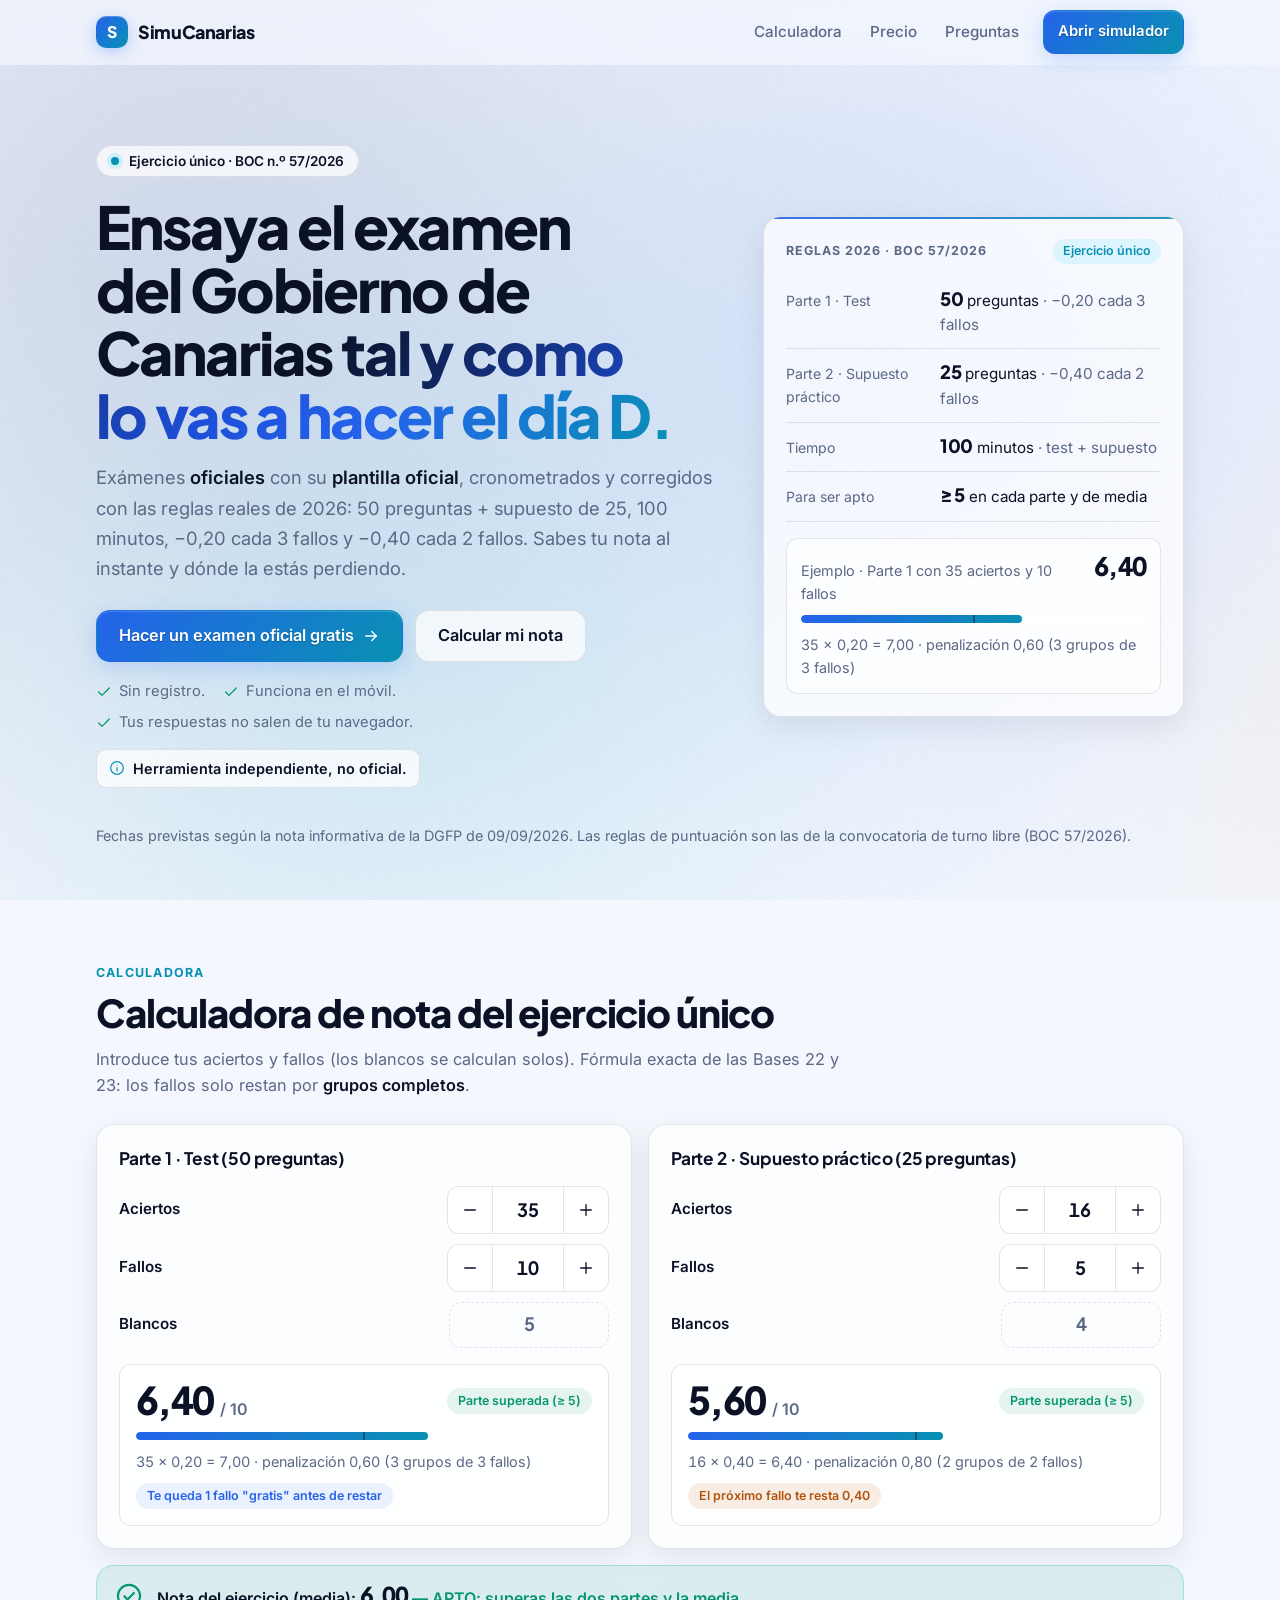
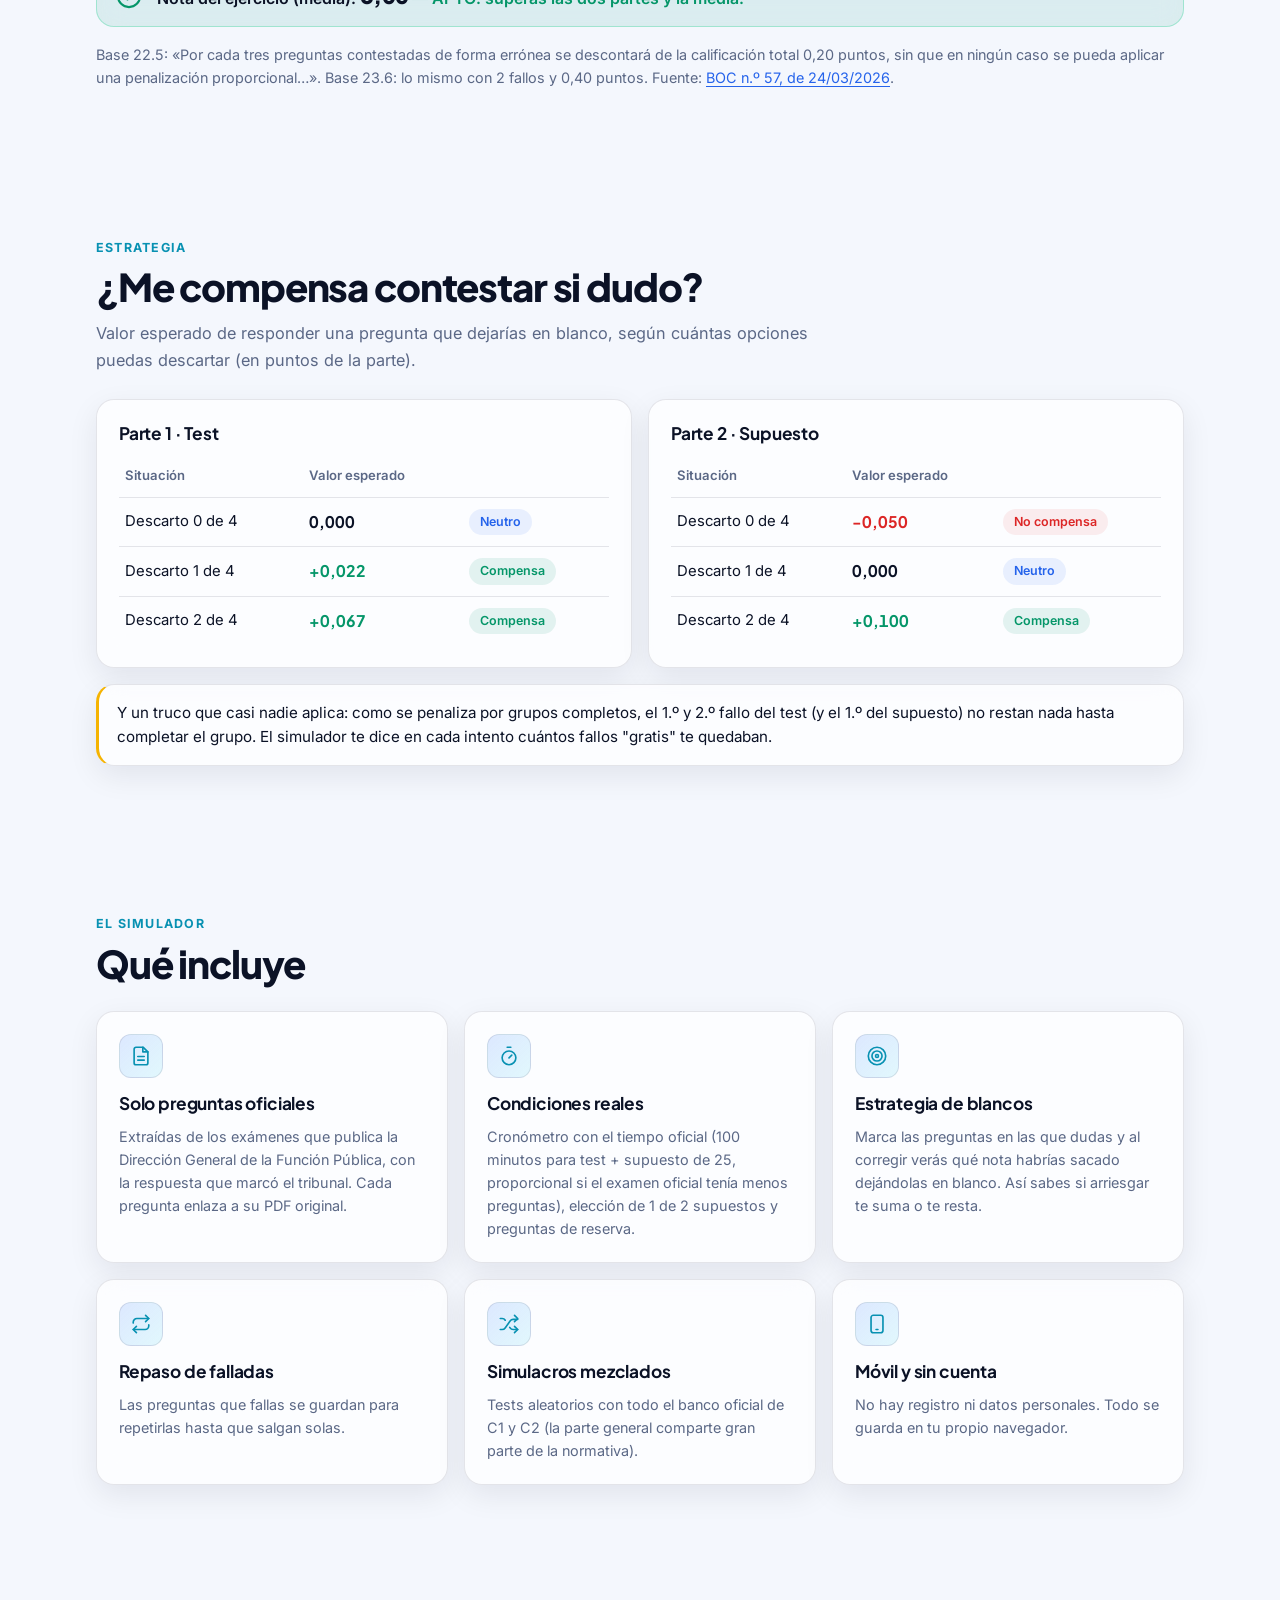
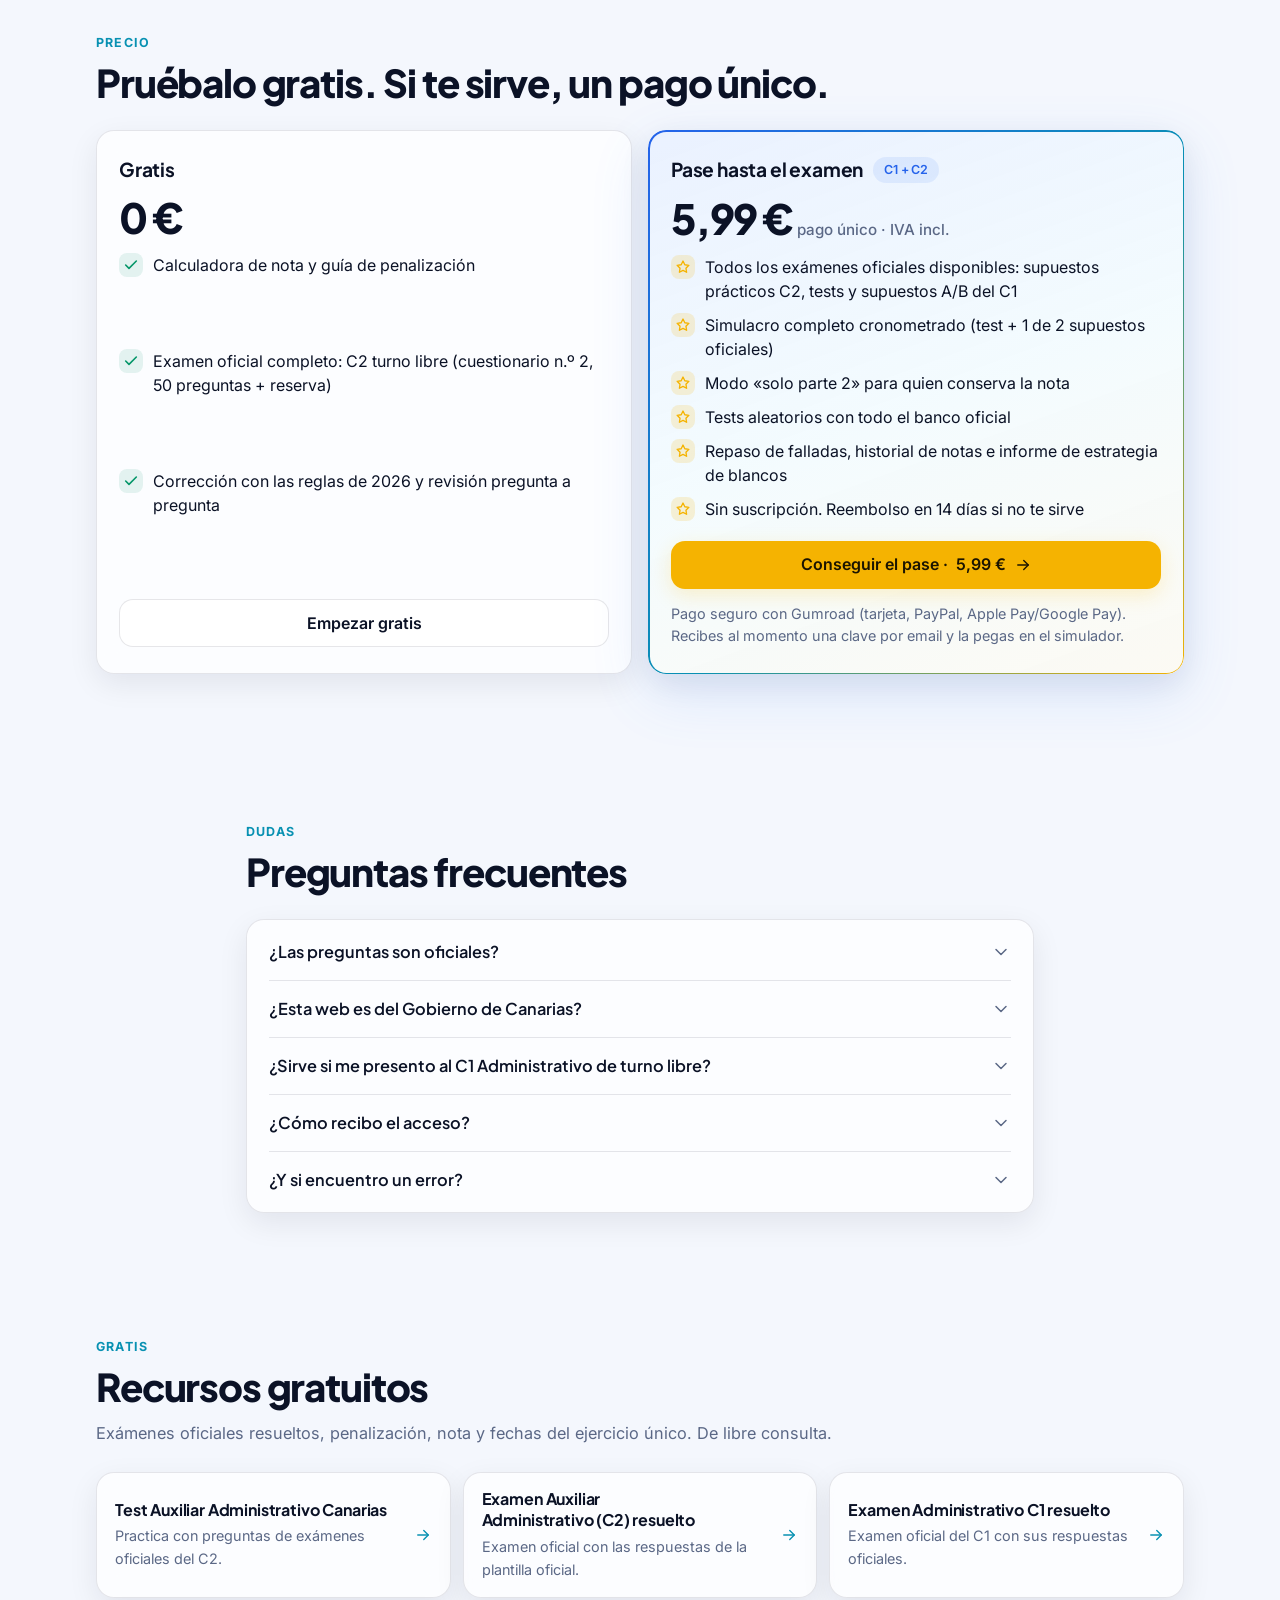
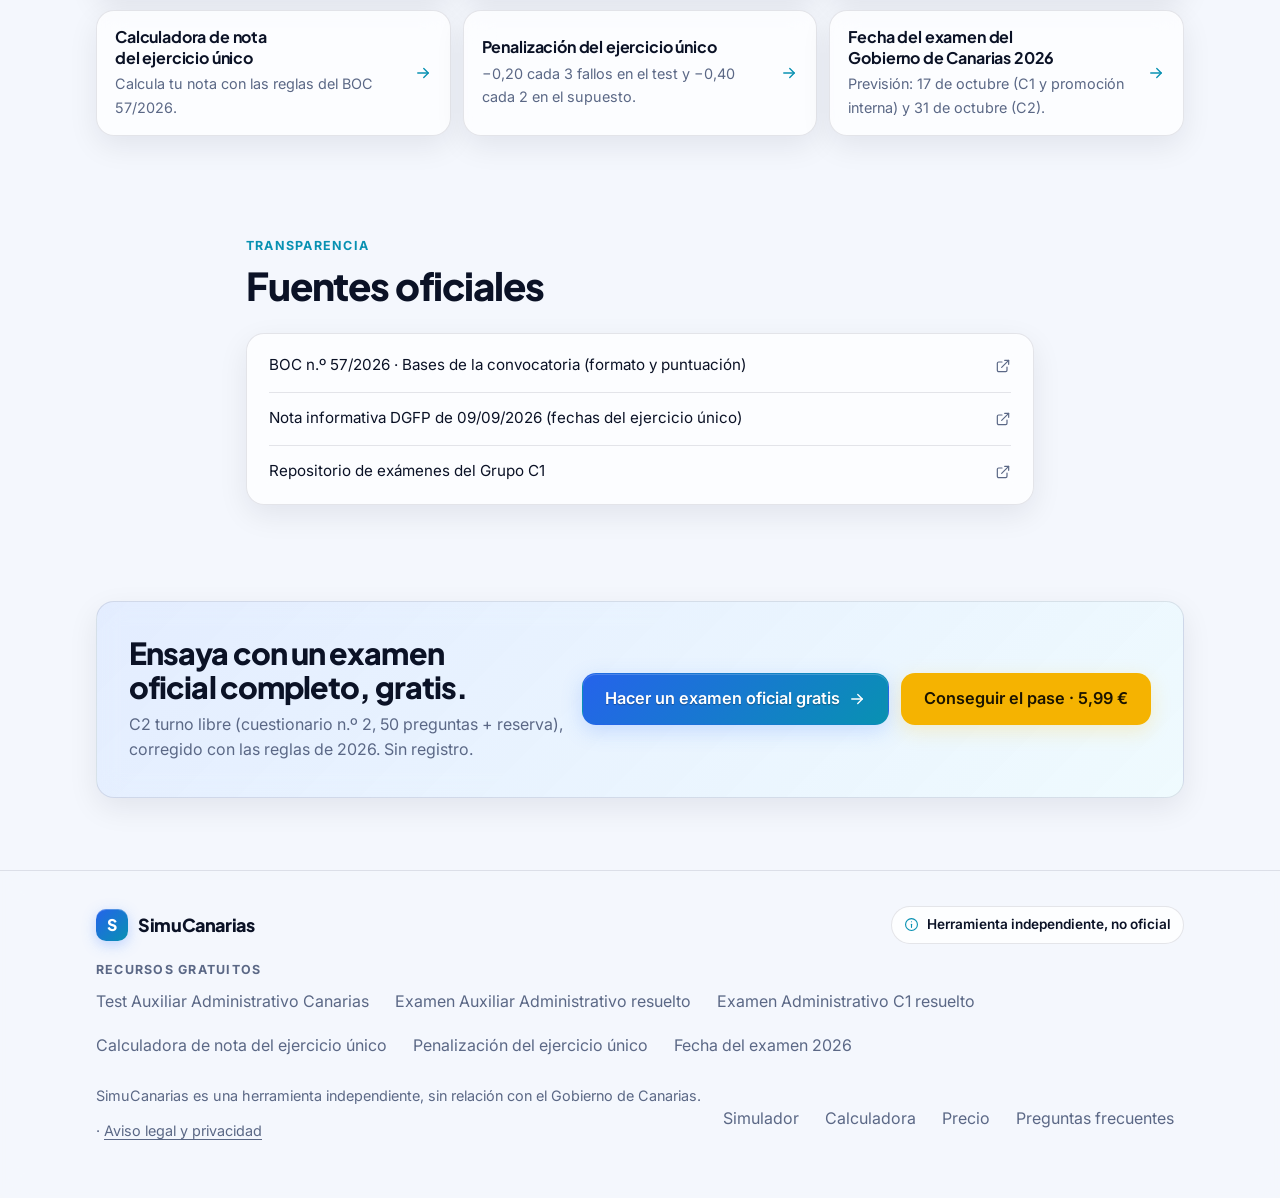
<file: index.html>
<!doctype html>
<html lang="es">
<head>
<meta charset="utf-8">
<script>if(/github\.io$/.test(location.hostname)){location.replace("https://simucanarias.pages.dev"+location.pathname.replace(/^\/simucanarias/,"").replace(/index\.html$/,"")+location.search+location.hash)}</script>
<meta name="google-site-verification" content="6WqQMfKo0ddCM5RqAp8Xe5YzC38yDjkXHbVJ8orVDcc" />
<meta name="viewport" content="width=device-width, initial-scale=1">
<title>Simulacro Auxiliar Administrativo Canarias 2026 · C1 y C2</title>
<meta name="description" content="Simulacro del ejercicio único (C2 Auxiliar y C1 Administrativo) del Gobierno de Canarias: exámenes oficiales y reglas 2026. Examen y calculadora gratis.">
<meta property="og:title" content="SimuCanarias · Simulacro del ejercicio único C1/C2 Gobierno de Canarias">
<meta property="og:description" content="Herramienta independiente (no oficial). Exámenes oficiales con su plantilla oficial, corregidos con las reglas reales de 2026. Calculadora de nota gratis.">
<meta property="og:type" content="website">
<meta property="og:image" content="https://simucanarias.pages.dev/og.png">
<meta property="og:url" content="https://simucanarias.pages.dev/">
<meta property="og:locale" content="es_ES">
<meta name="twitter:card" content="summary_large_image">
<link rel="canonical" href="https://simucanarias.pages.dev/">
<link rel="icon" href="data:image/svg+xml,%3Csvg xmlns='http://www.w3.org/2000/svg' viewBox='0 0 32 32'%3E%3Crect width='32' height='32' rx='8' fill='%230a5cc2'/%3E%3Ctext x='16' y='22' font-size='16' text-anchor='middle' fill='white' font-family='Arial' font-weight='bold'%3ES%3C/text%3E%3C/svg%3E">
<meta name="color-scheme" content="dark light">
<meta name="theme-color" content="#060a17" media="(prefers-color-scheme: dark)">
<meta name="theme-color" content="#f4f7fd" media="(prefers-color-scheme: light)">
<link rel="preconnect" href="https://fonts.googleapis.com">
<link rel="preconnect" href="https://fonts.gstatic.com" crossorigin>
<link rel="stylesheet" href="https://fonts.googleapis.com/css2?family=Inter:wght@400;500;600&family=Plus+Jakarta+Sans:wght@600;700;800&display=swap">
<!-- Structured data. FAQPage text must equal src/lib/faqs.js and the offers must match site/assets/config.js: scripts/prerender.mjs checks both. -->
<script type="application/ld+json">
{
  "@context": "https://schema.org",
  "@graph": [
    {
      "@type": "WebSite",
      "@id": "https://simucanarias.pages.dev/#website",
      "url": "https://simucanarias.pages.dev/",
      "name": "SimuCanarias",
      "description": "Herramienta independiente, no oficial: simulacro del ejercicio único (C1 y C2) del Gobierno de Canarias con exámenes oficiales corregidos con las reglas de 2026 (BOC n.º 57/2026).",
      "inLanguage": "es"
    },
    {
      "@type": "WebApplication",
      "@id": "https://simucanarias.pages.dev/#app",
      "name": "SimuCanarias",
      "url": "https://simucanarias.pages.dev/simulador",
      "description": "Simulador independiente y no oficial del ejercicio único C1/C2 del Gobierno de Canarias: exámenes oficiales con su plantilla oficial, cronómetro de 100 minutos y corrección con las reglas de 2026 (−0,20 cada 3 fallos en el test, −0,40 cada 2 fallos en el supuesto).",
      "applicationCategory": "EducationalApplication",
      "operatingSystem": "Web",
      "browserRequirements": "Requiere JavaScript",
      "inLanguage": "es",
      "isPartOf": {
        "@id": "https://simucanarias.pages.dev/#website"
      },
      "offers": [
        {
          "@type": "Offer",
          "name": "Gratis",
          "price": "0",
          "priceCurrency": "EUR",
          "url": "https://simucanarias.pages.dev/simulador#/exam/c2-2022-libre-test2",
          "description": "Calculadora de nota y examen oficial completo de C2 turno libre (cuestionario n.º 2, 50 preguntas + reserva), corregido con las reglas de 2026. Sin registro."
        },
        {
          "@type": "Offer",
          "name": "Pase hasta el examen (C1 + C2)",
          "price": "5.99",
          "priceCurrency": "EUR",
          "url": "https://carrion840.gumroad.com/l/simucanarias?wanted=true",
          "description": "Pago único, IVA incluido: 215 preguntas oficiales de C1 y C2, simulacros completos cronometrados, tests aleatorios y repaso de falladas."
        }
      ]
    },
    {
      "@type": "FAQPage",
      "@id": "https://simucanarias.pages.dev/#faq",
      "url": "https://simucanarias.pages.dev/",
      "inLanguage": "es",
      "mainEntity": [
        {
          "@type": "Question",
          "name": "¿Las preguntas son oficiales?",
          "acceptedAnswer": {
            "@type": "Answer",
            "text": "Sí. Solo usamos exámenes publicados por la Dirección General de la Función Pública del Gobierno de Canarias, con la respuesta correcta según el tribunal. Cada pregunta indica de qué examen sale y enlaza al PDF. Si la normativa ha cambiado después, la respuesta oficial puede no coincidir con la ley vigente: tenlo presente. Cuando detectamos una contradicción clara con la ley, lo indicamos en la propia pregunta."
          }
        },
        {
          "@type": "Question",
          "name": "¿Esta web es del Gobierno de Canarias?",
          "acceptedAnswer": {
            "@type": "Answer",
            "text": "No. Es una herramienta independiente sin relación con el Gobierno de Canarias. Los PDFs oficiales son gratuitos en su web; aquí pagas por el simulador (cronómetro, corrección con las reglas de 2026, simulacros y repaso de falladas), no por las preguntas."
          }
        },
        {
          "@type": "Question",
          "name": "¿Sirve si me presento al C1 Administrativo de turno libre?",
          "acceptedAnswer": {
            "@type": "Answer",
            "text": "Sí para practicar el formato, la gestión del tiempo y la normativa común. Los exámenes C1 publicados son de promoción interna, así que no cubren todo el temario de turno libre. No te vendemos humo: es un simulador de condiciones reales, no un temario."
          }
        },
        {
          "@type": "Question",
          "name": "¿Cómo recibo el acceso?",
          "acceptedAnswer": {
            "@type": "Answer",
            "text": "Al pagar en Gumroad recibes una clave de licencia por email (también la verás en la pantalla de compra). Abre el simulador, pulsa «Tengo una clave» y pégala. Funciona en varios dispositivos."
          }
        },
        {
          "@type": "Question",
          "name": "¿Y si encuentro un error?",
          "acceptedAnswer": {
            "@type": "Answer",
            "text": "Si eres cliente, responde al email de compra de Gumroad indicando la pregunta: lo corregimos el mismo día y, si te ha hecho perder tiempo, te devolvemos el dinero."
          }
        }
      ]
    }
  ]
}
</script>
<script>
  /* Scroll-reveal is only armed when JS + IntersectionObserver are available and motion is allowed.
     If the app bundle has not started after 4 s, disarm it so content can never stay hidden. */
  (function (d) {
    try {
      if (!('IntersectionObserver' in window) || matchMedia('(prefers-reduced-motion: reduce)').matches) return;
      d.classList.add('rv');
      setTimeout(function () { if (!window.__landingReady) d.classList.remove('rv'); }, 4000);
    } catch (e) {}
  })(document.documentElement);
</script>
<script src="./assets/config.js"></script>
<script src="./assets/bg.js" defer></script>
  <script type="module" crossorigin src="./app/index-CiSEpN1X.js"></script>
  <link rel="stylesheet" crossorigin href="./app/index-DWicCHJP.css">
</head>
<body>
<canvas id="aurora" aria-hidden="true"></canvas>
<div id="root"><a class="skip-link" href="#main">Saltar al contenido</a><header class="nav"><div class="wrap nav-inner"><a class="logo" href="./"><span class="logo-mark" aria-hidden="true">S</span><span>SimuCanarias</span></a><nav class="nav-links" aria-label="Principal"><a href="#calculadora" class="nav-link hide-sm">Calculadora</a><a href="#precio" class="nav-link hide-sm">Precio</a><a href="#faq" class="nav-link hide-md">Preguntas</a><a class="btn btn-primary btn-sm" href="simulador.html">Abrir simulador</a></nav></div></header><main id="main"><section class="hero" aria-labelledby="hero-title"><div class="wrap hero-grid"><div class="hero-copy"><span class="eyebrow anim-in" style="--i:0"><span class="eyebrow-dot" aria-hidden="true"></span>Ejercicio único · BOC n.º 57/2026</span><h1 id="hero-title" class="anim-in" style="--i:1">Ensaya el examen del Gobierno de Canarias <span class="grad-text">tal y como lo vas a hacer el día D.</span></h1><p class="lead anim-in" style="--i:2">Exámenes <strong>oficiales</strong> con su <strong>plantilla oficial</strong>, cronometrados y corregidos con las reglas reales de 2026: 50 preguntas + supuesto de 25, 100 minutos, −0,20 cada 3 fallos y −0,40 cada 2 fallos. Sabes tu nota al instante y dónde la estás perdiendo.</p><div class="cta-row anim-in" style="--i:3"><a class="btn btn-primary btn-lg" id="cta-free" href="simulador.html#/exam/c2-2022-libre-test2">Hacer un examen oficial gratis <svg width="18" height="18" viewBox="0 0 24 24" fill="none" stroke="currentColor" stroke-width="1.8" stroke-linecap="round" stroke-linejoin="round" aria-hidden="true" focusable="false"><path d="M5 12h14"></path><path d="m13 6 6 6-6 6"></path></svg></a><a class="btn btn-ghost btn-lg" href="#calculadora">Calcular mi nota</a></div><ul class="assurances anim-in" style="--i:4"><li><svg width="16" height="16" viewBox="0 0 24 24" fill="none" stroke="currentColor" stroke-width="1.8" stroke-linecap="round" stroke-linejoin="round" aria-hidden="true" focusable="false"><path d="M20 6 9 17l-5-5"></path></svg>Sin registro.</li><li><svg width="16" height="16" viewBox="0 0 24 24" fill="none" stroke="currentColor" stroke-width="1.8" stroke-linecap="round" stroke-linejoin="round" aria-hidden="true" focusable="false"><path d="M20 6 9 17l-5-5"></path></svg>Funciona en el móvil.</li><li><svg width="16" height="16" viewBox="0 0 24 24" fill="none" stroke="currentColor" stroke-width="1.8" stroke-linecap="round" stroke-linejoin="round" aria-hidden="true" focusable="false"><path d="M20 6 9 17l-5-5"></path></svg>Tus respuestas no salen de tu navegador.</li></ul><p class="indep anim-in" style="--i:5"><svg width="16" height="16" viewBox="0 0 24 24" fill="none" stroke="currentColor" stroke-width="1.8" stroke-linecap="round" stroke-linejoin="round" aria-hidden="true" focusable="false"><circle cx="12" cy="12" r="9.5"></circle><path d="M12 16.5v-5"></path><path d="M12 7.6h.01"></path></svg> <strong>Herramienta independiente, no oficial.</strong></p></div><div class="hero-side anim-in" style="--i:3"><aside class="rules glass" aria-label="Reglas de corrección 2026"><div class="rules-head"><span class="rules-kicker">Reglas 2026 · BOC 57/2026</span><span class="rules-pill">Ejercicio único</span></div><dl class="rules-list"><div><dt>Parte 1 · Test</dt><dd><b>50</b> preguntas <span class="muted">· −0,20 cada 3 fallos</span></dd></div><div><dt>Parte 2 · Supuesto práctico</dt><dd><b>25</b> preguntas <span class="muted">· −0,40 cada 2 fallos</span></dd></div><div><dt>Tiempo</dt><dd><b>100</b> minutos <span class="muted">· test + supuesto</span></dd></div><div><dt>Para ser apto</dt><dd><b>≥ 5</b> en cada parte y de media</dd></div></dl><div class="rules-example"><div class="rules-example-top"><span class="small muted">Ejemplo · Parte 1 con 35 aciertos y 10 fallos</span><b class="rules-example-mark">6,40</b></div><div class="meter is-pass" aria-hidden="true"><span class="meter-fill" style="width:64%"></span><span class="meter-pass"></span></div><span class="small muted">35 × <!-- -->0,20<!-- --> = <!-- -->7,00<!-- --> · penalización <!-- -->0,60<!-- --> (<!-- -->3<!-- --> grupos de 3 fallos)</span></div></aside></div></div><div class="wrap anim-in" style="--i:6"><div class="countdowns" aria-label="Cuenta atrás para el ejercicio único"><div class="count-grid"><div class="count glass"><div class="count-big"><span class="count-skeleton" aria-hidden="true">—</span></div><div class="count-meta"><span class="count-label">C1 Administrativo (turno libre)</span><span class="count-date"><svg width="15" height="15" viewBox="0 0 24 24" fill="none" stroke="currentColor" stroke-width="1.8" stroke-linecap="round" stroke-linejoin="round" aria-hidden="true" focusable="false"><rect x="3" y="4.5" width="18" height="17" rx="2.5"></rect><path d="M16 2.5v4M8 2.5v4M3 10h18"></path></svg>sábado 17 de octubre, 10:00</span></div></div><div class="count glass"><div class="count-big"><span class="count-skeleton" aria-hidden="true">—</span></div><div class="count-meta"><span class="count-label">Promoción interna C1 y C2</span><span class="count-date"><svg width="15" height="15" viewBox="0 0 24 24" fill="none" stroke="currentColor" stroke-width="1.8" stroke-linecap="round" stroke-linejoin="round" aria-hidden="true" focusable="false"><rect x="3" y="4.5" width="18" height="17" rx="2.5"></rect><path d="M16 2.5v4M8 2.5v4M3 10h18"></path></svg>sábado 17 de octubre, 16:00</span></div></div><div class="count glass"><div class="count-big"><span class="count-skeleton" aria-hidden="true">—</span></div><div class="count-meta"><span class="count-label">C2 Auxiliar (turno libre)</span><span class="count-date"><svg width="15" height="15" viewBox="0 0 24 24" fill="none" stroke="currentColor" stroke-width="1.8" stroke-linecap="round" stroke-linejoin="round" aria-hidden="true" focusable="false"><rect x="3" y="4.5" width="18" height="17" rx="2.5"></rect><path d="M16 2.5v4M8 2.5v4M3 10h18"></path></svg>sábado 31 de octubre, 10:00</span></div></div></div><p class="small muted count-note">Fechas previstas según la nota informativa de la DGFP de 09/09/2026. Las reglas de puntuación son las de la convocatoria de turno libre (BOC 57/2026).</p></div></div></section><section class="section" id="calculadora" aria-labelledby="calc-title"><div class="wrap"><header class="section-head reveal"><span class="kicker">Calculadora</span><h2 id="calc-title">Calculadora de nota del ejercicio único</h2><p class="section-lead">Introduce tus aciertos y fallos (los blancos se calculan solos). Fórmula exacta de las Bases 22 y 23: los fallos solo restan por <strong>grupos completos</strong>.</p></header><div class="grid2"><div class="calc glass reveal" style="--rd:0ms"><h3>Parte 1 · Test (50 preguntas)</h3><div class="fields"><div class="field"><label for="a1">Aciertos</label><div class="stepper"><button type="button" class="step" aria-label="Restar uno a aciertos" aria-controls="a1"><svg width="18" height="18" viewBox="0 0 24 24" fill="none" stroke="currentColor" stroke-width="1.8" stroke-linecap="round" stroke-linejoin="round" aria-hidden="true" focusable="false"><path d="M5 12h14"></path></svg></button><input id="a1" type="number" min="0" max="50" step="1" inputMode="numeric" autoComplete="off" value="35"/><button type="button" class="step" aria-label="Sumar uno a aciertos" aria-controls="a1"><svg width="18" height="18" viewBox="0 0 24 24" fill="none" stroke="currentColor" stroke-width="1.8" stroke-linecap="round" stroke-linejoin="round" aria-hidden="true" focusable="false"><path d="M12 5v14M5 12h14"></path></svg></button></div></div><div class="field"><label for="f1">Fallos</label><div class="stepper"><button type="button" class="step" aria-label="Restar uno a fallos" aria-controls="f1"><svg width="18" height="18" viewBox="0 0 24 24" fill="none" stroke="currentColor" stroke-width="1.8" stroke-linecap="round" stroke-linejoin="round" aria-hidden="true" focusable="false"><path d="M5 12h14"></path></svg></button><input id="f1" type="number" min="0" max="50" step="1" inputMode="numeric" autoComplete="off" value="10"/><button type="button" class="step" aria-label="Sumar uno a fallos" aria-controls="f1"><svg width="18" height="18" viewBox="0 0 24 24" fill="none" stroke="currentColor" stroke-width="1.8" stroke-linecap="round" stroke-linejoin="round" aria-hidden="true" focusable="false"><path d="M12 5v14M5 12h14"></path></svg></button></div></div><div class="field"><span class="field-label" id="b1-label">Blancos</span><output id="b1" class="blank-out" aria-labelledby="b1-label" for="a1 f1">5</output></div></div><div class="out" id="o1"><div class="out-head"><div class="mark"><span class="mark-num" aria-hidden="true">6,40</span><span class="sr-only">Nota de la parte: <!-- -->6,40</span><span class="mark-of" aria-hidden="true">/ 10</span></div><span class="tag ok">Parte superada (≥ 5)</span></div><div class="meter is-pass" aria-hidden="true"><span class="meter-fill" style="width:64%"></span><span class="meter-pass"></span></div><p class="small out-detail">35<!-- --> × <!-- -->0,20<!-- --> = <!-- -->7,00<!-- --> · penalización <!-- -->0,60<!-- --> (<!-- -->3<!-- --> grupo<!-- -->s<!-- --> de <!-- -->3<!-- --> fallos)</p><div class="out-tags"><span class="tag">Te queda 1 fallo<!-- --> &quot;gratis&quot; antes de restar</span></div></div></div><div class="calc glass reveal" style="--rd:80ms"><h3>Parte 2 · Supuesto práctico (25 preguntas)</h3><div class="fields"><div class="field"><label for="a2">Aciertos</label><div class="stepper"><button type="button" class="step" aria-label="Restar uno a aciertos" aria-controls="a2"><svg width="18" height="18" viewBox="0 0 24 24" fill="none" stroke="currentColor" stroke-width="1.8" stroke-linecap="round" stroke-linejoin="round" aria-hidden="true" focusable="false"><path d="M5 12h14"></path></svg></button><input id="a2" type="number" min="0" max="25" step="1" inputMode="numeric" autoComplete="off" value="16"/><button type="button" class="step" aria-label="Sumar uno a aciertos" aria-controls="a2"><svg width="18" height="18" viewBox="0 0 24 24" fill="none" stroke="currentColor" stroke-width="1.8" stroke-linecap="round" stroke-linejoin="round" aria-hidden="true" focusable="false"><path d="M12 5v14M5 12h14"></path></svg></button></div></div><div class="field"><label for="f2">Fallos</label><div class="stepper"><button type="button" class="step" aria-label="Restar uno a fallos" aria-controls="f2"><svg width="18" height="18" viewBox="0 0 24 24" fill="none" stroke="currentColor" stroke-width="1.8" stroke-linecap="round" stroke-linejoin="round" aria-hidden="true" focusable="false"><path d="M5 12h14"></path></svg></button><input id="f2" type="number" min="0" max="25" step="1" inputMode="numeric" autoComplete="off" value="5"/><button type="button" class="step" aria-label="Sumar uno a fallos" aria-controls="f2"><svg width="18" height="18" viewBox="0 0 24 24" fill="none" stroke="currentColor" stroke-width="1.8" stroke-linecap="round" stroke-linejoin="round" aria-hidden="true" focusable="false"><path d="M12 5v14M5 12h14"></path></svg></button></div></div><div class="field"><span class="field-label" id="b2-label">Blancos</span><output id="b2" class="blank-out" aria-labelledby="b2-label" for="a2 f2">4</output></div></div><div class="out" id="o2"><div class="out-head"><div class="mark"><span class="mark-num" aria-hidden="true">5,60</span><span class="sr-only">Nota de la parte: <!-- -->5,60</span><span class="mark-of" aria-hidden="true">/ 10</span></div><span class="tag ok">Parte superada (≥ 5)</span></div><div class="meter is-pass" aria-hidden="true"><span class="meter-fill" style="width:56%"></span><span class="meter-pass"></span></div><p class="small out-detail">16<!-- --> × <!-- -->0,40<!-- --> = <!-- -->6,40<!-- --> · penalización <!-- -->0,80<!-- --> (<!-- -->2<!-- --> grupo<!-- -->s<!-- --> de <!-- -->2<!-- --> fallos)</p><div class="out-tags"><span class="tag warn">El próximo fallo te resta <!-- -->0,40</span></div></div></div></div><div class="reveal"><div class="verdict ok" id="verdict" role="status" aria-live="polite"><span class="verdict-icon"><svg width="28" height="28" viewBox="0 0 24 24" fill="none" stroke="currentColor" stroke-width="1.8" stroke-linecap="round" stroke-linejoin="round" aria-hidden="true" focusable="false"><circle cx="12" cy="12" r="9.5"></circle><path d="m8 12.2 2.7 2.7L16.2 9.4"></path></svg></span><p class="verdict-text"><span class="verdict-label">Nota del ejercicio (media):</span> <span class="verdict-mark" aria-hidden="true">6,00</span><span class="sr-only">6,00</span> <span class="verdict-msg">— <!-- -->APTO: superas las dos partes y la media.</span></p></div></div><p class="small muted footnote reveal">Base 22.5: «Por cada tres preguntas contestadas de forma errónea se descontará de la calificación total 0,20 puntos, sin que en ningún caso se pueda aplicar una penalización proporcional…». Base 23.6: lo mismo con 2 fallos y 0,40 puntos. Fuente:<!-- --> <a href="https://sede.gobiernodecanarias.org/boc/boc-a-2026-057-948.pdf" target="_blank" rel="noopener">BOC n.º 57, de 24/03/2026</a>.</p></div></section><section class="section" id="estrategia" aria-labelledby="ev-title"><div class="wrap"><header class="section-head reveal"><span class="kicker">Estrategia</span><h2 id="ev-title">¿Me compensa contestar si dudo?</h2><p class="section-lead">Valor esperado de responder una pregunta que dejarías en blanco, según cuántas opciones puedas descartar (en puntos de la parte).</p></header><div class="grid2"><div class="glass card reveal" style="--rd:0ms"><h3>Parte 1 · Test</h3><table class="ev"><thead><tr><th scope="col">Situación</th><th scope="col">Valor esperado</th><th scope="col"><span class="sr-only">¿Compensa?</span></th></tr></thead><tbody><tr><td>Descarto <!-- -->0<!-- --> de 4</td><td class="ev-num">0,000</td><td><span class="tag">Neutro</span></td></tr><tr><td>Descarto <!-- -->1<!-- --> de 4</td><td class="ev-num pos">+<!-- -->0,022</td><td><span class="tag ok">Compensa</span></td></tr><tr><td>Descarto <!-- -->2<!-- --> de 4</td><td class="ev-num pos">+<!-- -->0,067</td><td><span class="tag ok">Compensa</span></td></tr></tbody></table></div><div class="glass card reveal" style="--rd:80ms"><h3>Parte 2 · Supuesto</h3><table class="ev"><thead><tr><th scope="col">Situación</th><th scope="col">Valor esperado</th><th scope="col"><span class="sr-only">¿Compensa?</span></th></tr></thead><tbody><tr><td>Descarto <!-- -->0<!-- --> de 4</td><td class="ev-num neg">-0,050</td><td><span class="tag bad">No compensa</span></td></tr><tr><td>Descarto <!-- -->1<!-- --> de 4</td><td class="ev-num">0,000</td><td><span class="tag">Neutro</span></td></tr><tr><td>Descarto <!-- -->2<!-- --> de 4</td><td class="ev-num pos">+<!-- -->0,100</td><td><span class="tag ok">Compensa</span></td></tr></tbody></table></div></div><p class="tip glass reveal">Y un truco que casi nadie aplica: como se penaliza por grupos completos, el 1.º y 2.º fallo del test (y el 1.º del supuesto) no restan nada hasta completar el grupo. El simulador te dice en cada intento cuántos fallos &quot;gratis&quot; te quedaban.</p></div></section><section class="section" id="incluye" aria-labelledby="features-title"><div class="wrap"><header class="section-head reveal"><span class="kicker">El simulador</span><h2 id="features-title">Qué incluye</h2></header><div class="grid3"><div class="reveal" style="--rd:0ms"><article class="feature glass"><span class="feature-icon"><svg width="22" height="22" viewBox="0 0 24 24" fill="none" stroke="currentColor" stroke-width="1.8" stroke-linecap="round" stroke-linejoin="round" aria-hidden="true" focusable="false"><path d="M14.5 2.5H6.5a2 2 0 0 0-2 2v15a2 2 0 0 0 2 2h11a2 2 0 0 0 2-2v-12z"></path><path d="M14 2.5v5h5.5"></path><path d="M8.5 12.5h7M8.5 16.5h7"></path></svg></span><h3>Solo preguntas oficiales</h3><p class="small muted">Extraídas de los exámenes que publica la Dirección General de la Función Pública, con la respuesta que marcó el tribunal. Cada pregunta enlaza a su PDF original.</p></article></div><div class="reveal" style="--rd:70ms"><article class="feature glass"><span class="feature-icon"><svg width="22" height="22" viewBox="0 0 24 24" fill="none" stroke="currentColor" stroke-width="1.8" stroke-linecap="round" stroke-linejoin="round" aria-hidden="true" focusable="false"><path d="M10 2.5h4"></path><path d="m12 14 3-3"></path><circle cx="12" cy="14" r="7.5"></circle></svg></span><h3>Condiciones reales</h3><p class="small muted">Cronómetro con el tiempo oficial (100 minutos para test + supuesto de 25, proporcional si el examen oficial tenía menos preguntas), elección de 1 de 2 supuestos y preguntas de reserva.</p></article></div><div class="reveal" style="--rd:140ms"><article class="feature glass"><span class="feature-icon"><svg width="22" height="22" viewBox="0 0 24 24" fill="none" stroke="currentColor" stroke-width="1.8" stroke-linecap="round" stroke-linejoin="round" aria-hidden="true" focusable="false"><circle cx="12" cy="12" r="9.5"></circle><circle cx="12" cy="12" r="5.5"></circle><circle cx="12" cy="12" r="1.6"></circle></svg></span><h3>Estrategia de blancos</h3><p class="small muted">Marca las preguntas en las que dudas y al corregir verás qué nota habrías sacado dejándolas en blanco. Así sabes si arriesgar te suma o te resta.</p></article></div><div class="reveal" style="--rd:0ms"><article class="feature glass"><span class="feature-icon"><svg width="22" height="22" viewBox="0 0 24 24" fill="none" stroke="currentColor" stroke-width="1.8" stroke-linecap="round" stroke-linejoin="round" aria-hidden="true" focusable="false"><path d="m17 2.5 3.5 3.5-3.5 3.5"></path><path d="M3.5 11v-1a4 4 0 0 1 4-4h13"></path><path d="m7 21.5-3.5-3.5L7 14.5"></path><path d="M20.5 13v1a4 4 0 0 1-4 4h-13"></path></svg></span><h3>Repaso de falladas</h3><p class="small muted">Las preguntas que fallas se guardan para repetirlas hasta que salgan solas.</p></article></div><div class="reveal" style="--rd:70ms"><article class="feature glass"><span class="feature-icon"><svg width="22" height="22" viewBox="0 0 24 24" fill="none" stroke="currentColor" stroke-width="1.8" stroke-linecap="round" stroke-linejoin="round" aria-hidden="true" focusable="false"><path d="m18 14.5 3.5 3.5-3.5 3.5"></path><path d="m18 2.5 3.5 3.5L18 9.5"></path><path d="M2.5 18h2a4 4 0 0 0 3.3-1.7l5.4-7.6A4 4 0 0 1 16.5 7h5"></path><path d="M2.5 6h2a4 4 0 0 1 3.4 1.9"></path><path d="M21.5 18h-5a4 4 0 0 1-3.3-1.8l-.4-.5"></path></svg></span><h3>Simulacros mezclados</h3><p class="small muted">Tests aleatorios con todo el banco oficial de C1 y C2 (la parte general comparte gran parte de la normativa).</p></article></div><div class="reveal" style="--rd:140ms"><article class="feature glass"><span class="feature-icon"><svg width="22" height="22" viewBox="0 0 24 24" fill="none" stroke="currentColor" stroke-width="1.8" stroke-linecap="round" stroke-linejoin="round" aria-hidden="true" focusable="false"><rect x="5.5" y="2.5" width="13" height="19" rx="2.5"></rect><path d="M11 18h2"></path></svg></span><h3>Móvil y sin cuenta</h3><p class="small muted">No hay registro ni datos personales. Todo se guarda en tu propio navegador.</p></article></div></div></div></section><section class="section" id="precio" aria-labelledby="price-title"><div class="wrap"><header class="section-head reveal"><span class="kicker">Precio</span><h2 id="price-title">Pruébalo gratis. Si te sirve, un pago único.</h2></header><div class="pricing"><div class="plan glass reveal"><h3>Gratis</h3><div class="price">0 €</div><ul class="plan-list"><li><span class="li-icon ok"><svg width="16" height="16" viewBox="0 0 24 24" fill="none" stroke="currentColor" stroke-width="2.4" stroke-linecap="round" stroke-linejoin="round" aria-hidden="true" focusable="false"><path d="M20 6 9 17l-5-5"></path></svg></span>Calculadora de nota y guía de penalización</li><li><span class="li-icon ok"><svg width="16" height="16" viewBox="0 0 24 24" fill="none" stroke="currentColor" stroke-width="2.4" stroke-linecap="round" stroke-linejoin="round" aria-hidden="true" focusable="false"><path d="M20 6 9 17l-5-5"></path></svg></span>Examen oficial completo: C2 turno libre (cuestionario n.º 2, 50 preguntas + reserva)</li><li><span class="li-icon ok"><svg width="16" height="16" viewBox="0 0 24 24" fill="none" stroke="currentColor" stroke-width="2.4" stroke-linecap="round" stroke-linejoin="round" aria-hidden="true" focusable="false"><path d="M20 6 9 17l-5-5"></path></svg></span>Corrección con las reglas de 2026 y revisión pregunta a pregunta</li></ul><a class="btn btn-ghost btn-block" href="simulador.html">Empezar gratis</a></div><div class="plan plan-featured glass reveal" style="--rd:80ms"><h3>Pase hasta el examen <span class="tag">C1 + C2</span></h3><div class="price"><span class="js-price">5,99 €</span> <small>pago único · IVA incl.</small></div><ul class="plan-list"><li><span class="li-icon sun"><svg width="16" height="16" viewBox="0 0 24 24" fill="none" stroke="currentColor" stroke-width="2" stroke-linecap="round" stroke-linejoin="round" aria-hidden="true" focusable="false"><path d="m12 3 2.7 5.6 6.1.9-4.4 4.3 1 6.1L12 17l-5.4 2.9 1-6.1-4.4-4.3 6.1-.9z"></path></svg></span>Todos los exámenes oficiales disponibles: supuestos prácticos C2, tests y supuestos A/B del C1</li><li><span class="li-icon sun"><svg width="16" height="16" viewBox="0 0 24 24" fill="none" stroke="currentColor" stroke-width="2" stroke-linecap="round" stroke-linejoin="round" aria-hidden="true" focusable="false"><path d="m12 3 2.7 5.6 6.1.9-4.4 4.3 1 6.1L12 17l-5.4 2.9 1-6.1-4.4-4.3 6.1-.9z"></path></svg></span>Simulacro completo cronometrado (test + 1 de 2 supuestos oficiales)</li><li><span class="li-icon sun"><svg width="16" height="16" viewBox="0 0 24 24" fill="none" stroke="currentColor" stroke-width="2" stroke-linecap="round" stroke-linejoin="round" aria-hidden="true" focusable="false"><path d="m12 3 2.7 5.6 6.1.9-4.4 4.3 1 6.1L12 17l-5.4 2.9 1-6.1-4.4-4.3 6.1-.9z"></path></svg></span>Modo «solo parte 2» para quien conserva la nota</li><li><span class="li-icon sun"><svg width="16" height="16" viewBox="0 0 24 24" fill="none" stroke="currentColor" stroke-width="2" stroke-linecap="round" stroke-linejoin="round" aria-hidden="true" focusable="false"><path d="m12 3 2.7 5.6 6.1.9-4.4 4.3 1 6.1L12 17l-5.4 2.9 1-6.1-4.4-4.3 6.1-.9z"></path></svg></span>Tests aleatorios con todo el banco oficial</li><li><span class="li-icon sun"><svg width="16" height="16" viewBox="0 0 24 24" fill="none" stroke="currentColor" stroke-width="2" stroke-linecap="round" stroke-linejoin="round" aria-hidden="true" focusable="false"><path d="m12 3 2.7 5.6 6.1.9-4.4 4.3 1 6.1L12 17l-5.4 2.9 1-6.1-4.4-4.3 6.1-.9z"></path></svg></span>Repaso de falladas, historial de notas e informe de estrategia de blancos</li><li><span class="li-icon sun"><svg width="16" height="16" viewBox="0 0 24 24" fill="none" stroke="currentColor" stroke-width="2" stroke-linecap="round" stroke-linejoin="round" aria-hidden="true" focusable="false"><path d="m12 3 2.7 5.6 6.1.9-4.4 4.3 1 6.1L12 17l-5.4 2.9 1-6.1-4.4-4.3 6.1-.9z"></path></svg></span>Sin suscripción. Reembolso en 14 días si no te sirve</li></ul><a class="btn btn-sun btn-block js-buy" href="https://carrion840.gumroad.com/l/simucanarias?wanted=true">Conseguir el pase · <span class="js-price">5,99 €</span><svg width="18" height="18" viewBox="0 0 24 24" fill="none" stroke="currentColor" stroke-width="1.8" stroke-linecap="round" stroke-linejoin="round" aria-hidden="true" focusable="false"><path d="M5 12h14"></path><path d="m13 6 6 6-6 6"></path></svg></a><p class="small muted plan-note">Pago seguro con Gumroad (tarjeta, PayPal, Apple Pay/Google Pay). Recibes al momento una clave por email y la pegas en el simulador.</p></div></div></div></section><section class="section" id="faq" aria-labelledby="faq-title"><div class="wrap narrow"><header class="section-head reveal"><span class="kicker">Dudas</span><h2 id="faq-title">Preguntas frecuentes</h2></header><div class="reveal"><div class="faq glass"><div class="faq-item open"><h3 class="faq-q"><button type="button" id="_R_1j_-q0" aria-expanded="true" aria-controls="_R_1j_-a0"><span>¿Las preguntas son oficiales?</span><svg class="faq-chev" width="20" height="20" viewBox="0 0 24 24" fill="none" stroke="currentColor" stroke-width="1.8" stroke-linecap="round" stroke-linejoin="round" aria-hidden="true" focusable="false"><path d="m6 9 6 6 6-6"></path></svg></button></h3><div class="faq-a" id="_R_1j_-a0" role="region" aria-labelledby="_R_1j_-q0"><div class="faq-a-inner"><p>Sí. Solo usamos exámenes publicados por la Dirección General de la Función Pública del Gobierno de Canarias, con la respuesta correcta según el tribunal. Cada pregunta indica de qué examen sale y enlaza al PDF. Si la normativa ha cambiado después, la respuesta oficial puede no coincidir con la ley vigente: tenlo presente. Cuando detectamos una contradicción clara con la ley, lo indicamos en la propia pregunta.</p></div></div></div><div class="faq-item open"><h3 class="faq-q"><button type="button" id="_R_1j_-q1" aria-expanded="true" aria-controls="_R_1j_-a1"><span>¿Esta web es del Gobierno de Canarias?</span><svg class="faq-chev" width="20" height="20" viewBox="0 0 24 24" fill="none" stroke="currentColor" stroke-width="1.8" stroke-linecap="round" stroke-linejoin="round" aria-hidden="true" focusable="false"><path d="m6 9 6 6 6-6"></path></svg></button></h3><div class="faq-a" id="_R_1j_-a1" role="region" aria-labelledby="_R_1j_-q1"><div class="faq-a-inner"><p>No. Es una herramienta independiente sin relación con el Gobierno de Canarias. Los PDFs oficiales son gratuitos en su web; aquí pagas por el simulador (cronómetro, corrección con las reglas de 2026, simulacros y repaso de falladas), no por las preguntas.</p></div></div></div><div class="faq-item open"><h3 class="faq-q"><button type="button" id="_R_1j_-q2" aria-expanded="true" aria-controls="_R_1j_-a2"><span>¿Sirve si me presento al C1 Administrativo de turno libre?</span><svg class="faq-chev" width="20" height="20" viewBox="0 0 24 24" fill="none" stroke="currentColor" stroke-width="1.8" stroke-linecap="round" stroke-linejoin="round" aria-hidden="true" focusable="false"><path d="m6 9 6 6 6-6"></path></svg></button></h3><div class="faq-a" id="_R_1j_-a2" role="region" aria-labelledby="_R_1j_-q2"><div class="faq-a-inner"><p>Sí para practicar el formato, la gestión del tiempo y la normativa común. Los exámenes C1 publicados son de promoción interna, así que no cubren todo el temario de turno libre. No te vendemos humo: es un simulador de condiciones reales, no un temario.</p></div></div></div><div class="faq-item open"><h3 class="faq-q"><button type="button" id="_R_1j_-q3" aria-expanded="true" aria-controls="_R_1j_-a3"><span>¿Cómo recibo el acceso?</span><svg class="faq-chev" width="20" height="20" viewBox="0 0 24 24" fill="none" stroke="currentColor" stroke-width="1.8" stroke-linecap="round" stroke-linejoin="round" aria-hidden="true" focusable="false"><path d="m6 9 6 6 6-6"></path></svg></button></h3><div class="faq-a" id="_R_1j_-a3" role="region" aria-labelledby="_R_1j_-q3"><div class="faq-a-inner"><p>Al pagar en Gumroad recibes una clave de licencia por email (también la verás en la pantalla de compra). Abre el simulador, pulsa «Tengo una clave» y pégala. Funciona en varios dispositivos.</p></div></div></div><div class="faq-item open"><h3 class="faq-q"><button type="button" id="_R_1j_-q4" aria-expanded="true" aria-controls="_R_1j_-a4"><span>¿Y si encuentro un error?</span><svg class="faq-chev" width="20" height="20" viewBox="0 0 24 24" fill="none" stroke="currentColor" stroke-width="1.8" stroke-linecap="round" stroke-linejoin="round" aria-hidden="true" focusable="false"><path d="m6 9 6 6 6-6"></path></svg></button></h3><div class="faq-a" id="_R_1j_-a4" role="region" aria-labelledby="_R_1j_-q4"><div class="faq-a-inner"><p>Si eres cliente, responde al email de compra de Gumroad indicando la pregunta: lo corregimos el mismo día y, si te ha hecho perder tiempo, te devolvemos el dinero.</p></div></div></div></div></div></div></section><section class="section section-tight" id="recursos" aria-labelledby="res-title"><div class="wrap"><header class="section-head reveal"><span class="kicker">Gratis</span><h2 id="res-title">Recursos gratuitos</h2><p class="section-lead">Exámenes oficiales resueltos, penalización, nota y fechas del ejercicio único. De libre consulta.</p></header><ul class="res-grid"><li class="reveal" style="--rd:0ms"><a class="res-card glass" href="/test-auxiliar-administrativo-canarias/"><div class="res-text"><h3 class="res-title">Test Auxiliar Administrativo Canarias</h3><span class="small muted">Practica con preguntas de exámenes oficiales del C2.</span></div><svg width="18" height="18" viewBox="0 0 24 24" fill="none" stroke="currentColor" stroke-width="1.8" stroke-linecap="round" stroke-linejoin="round" aria-hidden="true" focusable="false"><path d="M5 12h14"></path><path d="m13 6 6 6-6 6"></path></svg></a></li><li class="reveal" style="--rd:70ms"><a class="res-card glass" href="/examen-auxiliar-administrativo-canarias-resuelto/"><div class="res-text"><h3 class="res-title">Examen Auxiliar Administrativo (C2) resuelto</h3><span class="small muted">Examen oficial con las respuestas de la plantilla oficial.</span></div><svg width="18" height="18" viewBox="0 0 24 24" fill="none" stroke="currentColor" stroke-width="1.8" stroke-linecap="round" stroke-linejoin="round" aria-hidden="true" focusable="false"><path d="M5 12h14"></path><path d="m13 6 6 6-6 6"></path></svg></a></li><li class="reveal" style="--rd:140ms"><a class="res-card glass" href="/examen-administrativo-c1-canarias-resuelto/"><div class="res-text"><h3 class="res-title">Examen Administrativo C1 resuelto</h3><span class="small muted">Examen oficial del C1 con sus respuestas oficiales.</span></div><svg width="18" height="18" viewBox="0 0 24 24" fill="none" stroke="currentColor" stroke-width="1.8" stroke-linecap="round" stroke-linejoin="round" aria-hidden="true" focusable="false"><path d="M5 12h14"></path><path d="m13 6 6 6-6 6"></path></svg></a></li><li class="reveal" style="--rd:0ms"><a class="res-card glass" href="/calculadora-nota-ejercicio-unico-canarias/"><div class="res-text"><h3 class="res-title">Calculadora de nota del ejercicio único</h3><span class="small muted">Calcula tu nota con las reglas del BOC 57/2026.</span></div><svg width="18" height="18" viewBox="0 0 24 24" fill="none" stroke="currentColor" stroke-width="1.8" stroke-linecap="round" stroke-linejoin="round" aria-hidden="true" focusable="false"><path d="M5 12h14"></path><path d="m13 6 6 6-6 6"></path></svg></a></li><li class="reveal" style="--rd:70ms"><a class="res-card glass" href="/penalizacion-ejercicio-unico-canarias/"><div class="res-text"><h3 class="res-title">Penalización del ejercicio único</h3><span class="small muted">−0,20 cada 3 fallos en el test y −0,40 cada 2 en el supuesto.</span></div><svg width="18" height="18" viewBox="0 0 24 24" fill="none" stroke="currentColor" stroke-width="1.8" stroke-linecap="round" stroke-linejoin="round" aria-hidden="true" focusable="false"><path d="M5 12h14"></path><path d="m13 6 6 6-6 6"></path></svg></a></li><li class="reveal" style="--rd:140ms"><a class="res-card glass" href="/fecha-examen-gobierno-canarias-2026/"><div class="res-text"><h3 class="res-title">Fecha del examen del Gobierno de Canarias 2026</h3><span class="small muted">Previsión: 17 de octubre (C1 y promoción interna) y 31 de octubre (C2).</span></div><svg width="18" height="18" viewBox="0 0 24 24" fill="none" stroke="currentColor" stroke-width="1.8" stroke-linecap="round" stroke-linejoin="round" aria-hidden="true" focusable="false"><path d="M5 12h14"></path><path d="m13 6 6 6-6 6"></path></svg></a></li></ul></div></section><section class="section section-tight" id="fuentes" aria-labelledby="sources-title"><div class="wrap narrow"><header class="section-head reveal"><span class="kicker">Transparencia</span><h2 id="sources-title">Fuentes oficiales</h2></header><ul class="sources glass reveal" id="sources"><li><a href="https://sede.gobiernodecanarias.org/boc/boc-a-2026-057-948.pdf" target="_blank" rel="noopener"><span>BOC n.º 57/2026 · Bases de la convocatoria (formato y puntuación)</span><svg width="16" height="16" viewBox="0 0 24 24" fill="none" stroke="currentColor" stroke-width="1.8" stroke-linecap="round" stroke-linejoin="round" aria-hidden="true" focusable="false"><path d="M14.5 3.5h6v6"></path><path d="M10 14 20.5 3.5"></path><path d="M18 13.5v5a2 2 0 0 1-2 2H5.5a2 2 0 0 1-2-2V8a2 2 0 0 1 2-2h5"></path></svg></a></li><li><a href="https://www.gobiernodecanarias.org/administracionespublicas/funcionpublica/docs_web/procesos_selectivos/procesos_2026/nota_informa_ejec_unico_C211L26_C211I26_C111L26_C111I26_E711L26_09092026.pdf" target="_blank" rel="noopener"><span>Nota informativa DGFP de 09/09/2026 (fechas del ejercicio único)</span><svg width="16" height="16" viewBox="0 0 24 24" fill="none" stroke="currentColor" stroke-width="1.8" stroke-linecap="round" stroke-linejoin="round" aria-hidden="true" focusable="false"><path d="M14.5 3.5h6v6"></path><path d="M10 14 20.5 3.5"></path><path d="M18 13.5v5a2 2 0 0 1-2 2H5.5a2 2 0 0 1-2-2V8a2 2 0 0 1 2-2h5"></path></svg></a></li><li><a href="https://www.gobiernodecanarias.org/administracionespublicas/funcionpublica/acceso/examenes/Repositorio-de-Examenes-del-Grupo-C1/" target="_blank" rel="noopener"><span>Repositorio de exámenes del Grupo C1</span><svg width="16" height="16" viewBox="0 0 24 24" fill="none" stroke="currentColor" stroke-width="1.8" stroke-linecap="round" stroke-linejoin="round" aria-hidden="true" focusable="false"><path d="M14.5 3.5h6v6"></path><path d="M10 14 20.5 3.5"></path><path d="M18 13.5v5a2 2 0 0 1-2 2H5.5a2 2 0 0 1-2-2V8a2 2 0 0 1 2-2h5"></path></svg></a></li></ul></div></section><section class="section section-tight" aria-labelledby="cta-title"><div class="wrap"><div class="cta-band glass reveal"><div><h2 id="cta-title">Ensaya con un examen oficial completo, gratis.</h2><p class="muted">C2 turno libre (cuestionario n.º 2, 50 preguntas + reserva), corregido con las reglas de 2026. Sin registro.</p></div><div class="cta-row"><a class="btn btn-primary btn-lg" href="simulador.html#/exam/c2-2022-libre-test2">Hacer un examen oficial gratis <svg width="18" height="18" viewBox="0 0 24 24" fill="none" stroke="currentColor" stroke-width="1.8" stroke-linecap="round" stroke-linejoin="round" aria-hidden="true" focusable="false"><path d="M5 12h14"></path><path d="m13 6 6 6-6 6"></path></svg></a><a class="btn btn-sun btn-lg" href="https://carrion840.gumroad.com/l/simucanarias?wanted=true">Conseguir el pase · <!-- -->5,99 €</a></div></div></div></section></main><footer class="footer"><div class="wrap footer-inner"><div class="footer-top"><a class="logo" href="./"><span class="logo-mark" aria-hidden="true">S</span><span>SimuCanarias</span></a><span class="indep-pill"><svg width="15" height="15" viewBox="0 0 24 24" fill="none" stroke="currentColor" stroke-width="1.8" stroke-linecap="round" stroke-linejoin="round" aria-hidden="true" focusable="false"><circle cx="12" cy="12" r="9.5"></circle><path d="M12 16.5v-5"></path><path d="M12 7.6h.01"></path></svg> Herramienta independiente, no oficial</span></div><nav class="footer-res" aria-labelledby="footer-res-title"><p class="footer-res-title" id="footer-res-title">Recursos gratuitos</p><ul class="footer-res-links"><li><a href="/test-auxiliar-administrativo-canarias/">Test Auxiliar Administrativo Canarias</a></li><li><a href="/examen-auxiliar-administrativo-canarias-resuelto/">Examen Auxiliar Administrativo resuelto</a></li><li><a href="/examen-administrativo-c1-canarias-resuelto/">Examen Administrativo C1 resuelto</a></li><li><a href="/calculadora-nota-ejercicio-unico-canarias/">Calculadora de nota del ejercicio único</a></li><li><a href="/penalizacion-ejercicio-unico-canarias/">Penalización del ejercicio único</a></li><li><a href="/fecha-examen-gobierno-canarias-2026/">Fecha del examen 2026</a></li></ul></nav><nav class="footer-links" aria-label="Pie de página"><a href="simulador.html">Simulador</a><a href="#calculadora">Calculadora</a><a href="#precio">Precio</a><a href="#faq">Preguntas frecuentes</a></nav><p class="small muted footer-legal">SimuCanarias es una herramienta independiente, sin relación con el Gobierno de Canarias. · <a href="aviso-legal.html">Aviso legal y privacidad</a></p></div></footer></div>
</body>
</html>
</file>
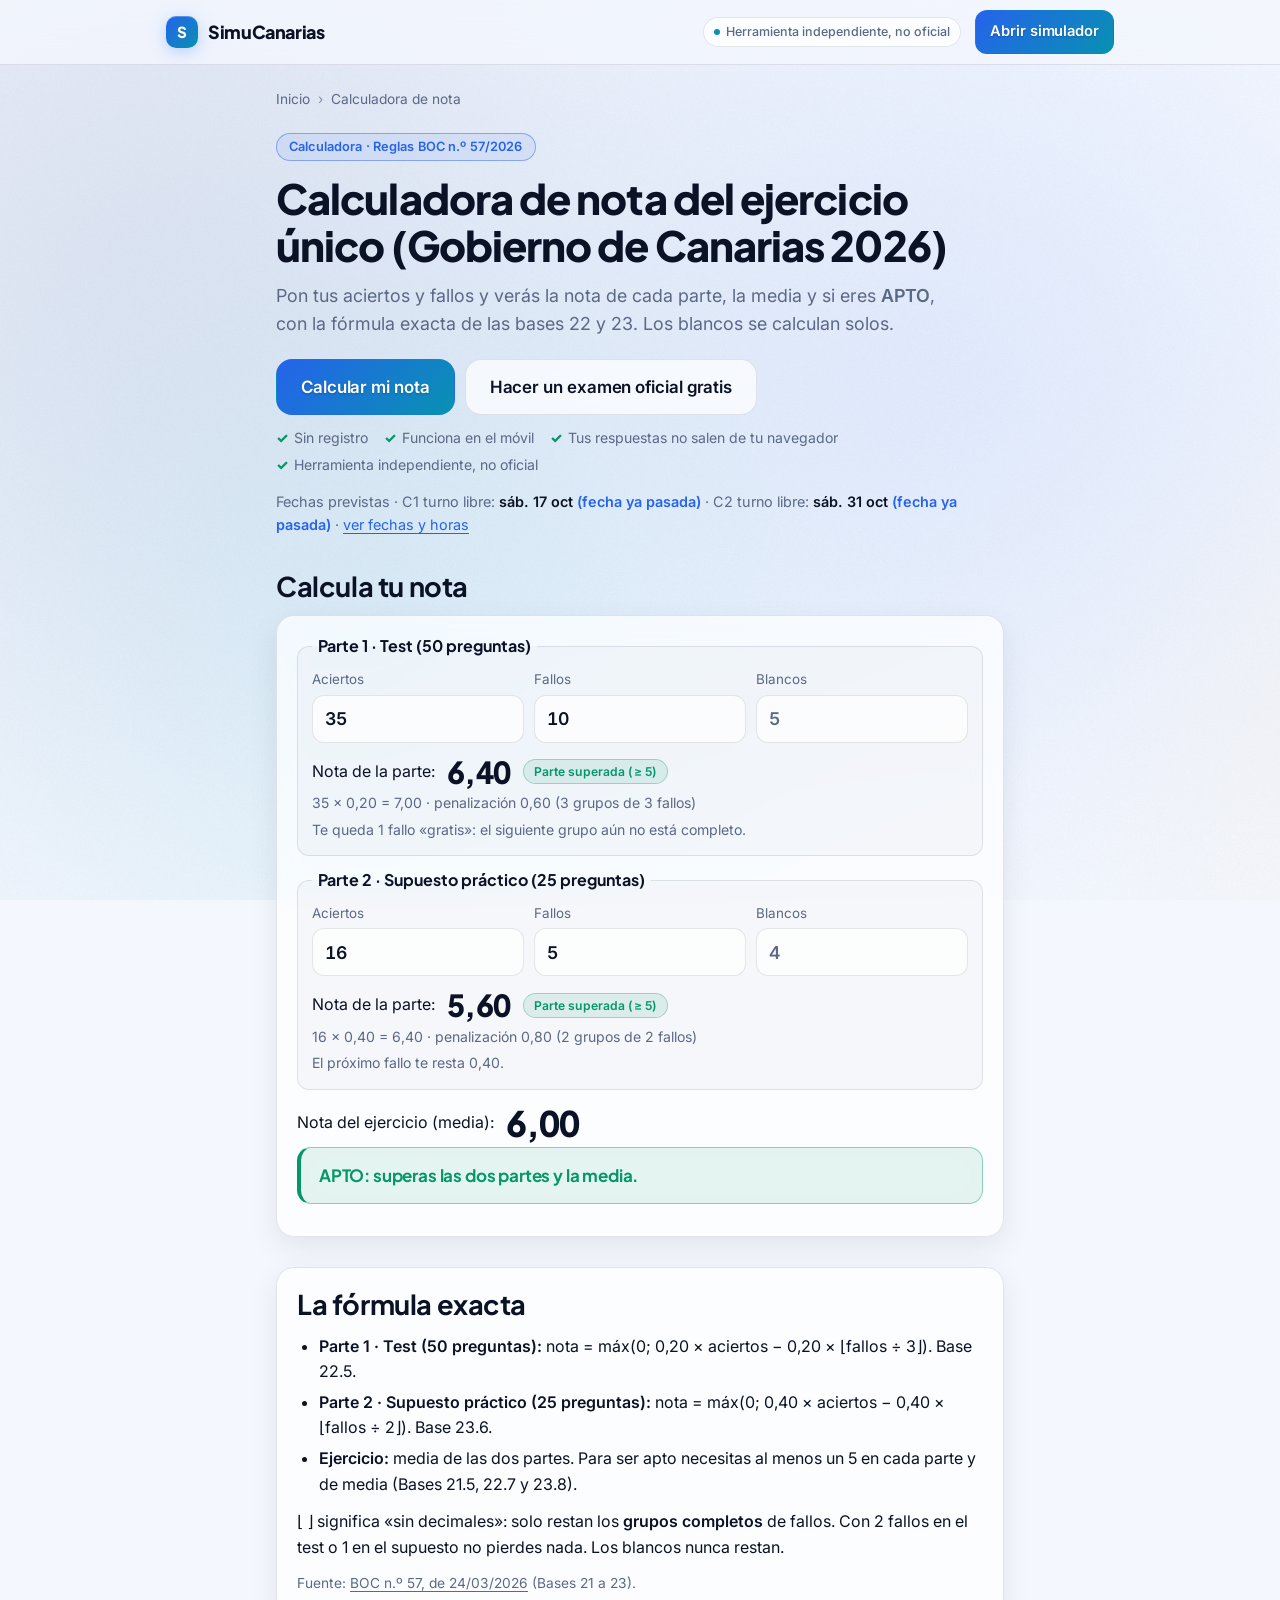
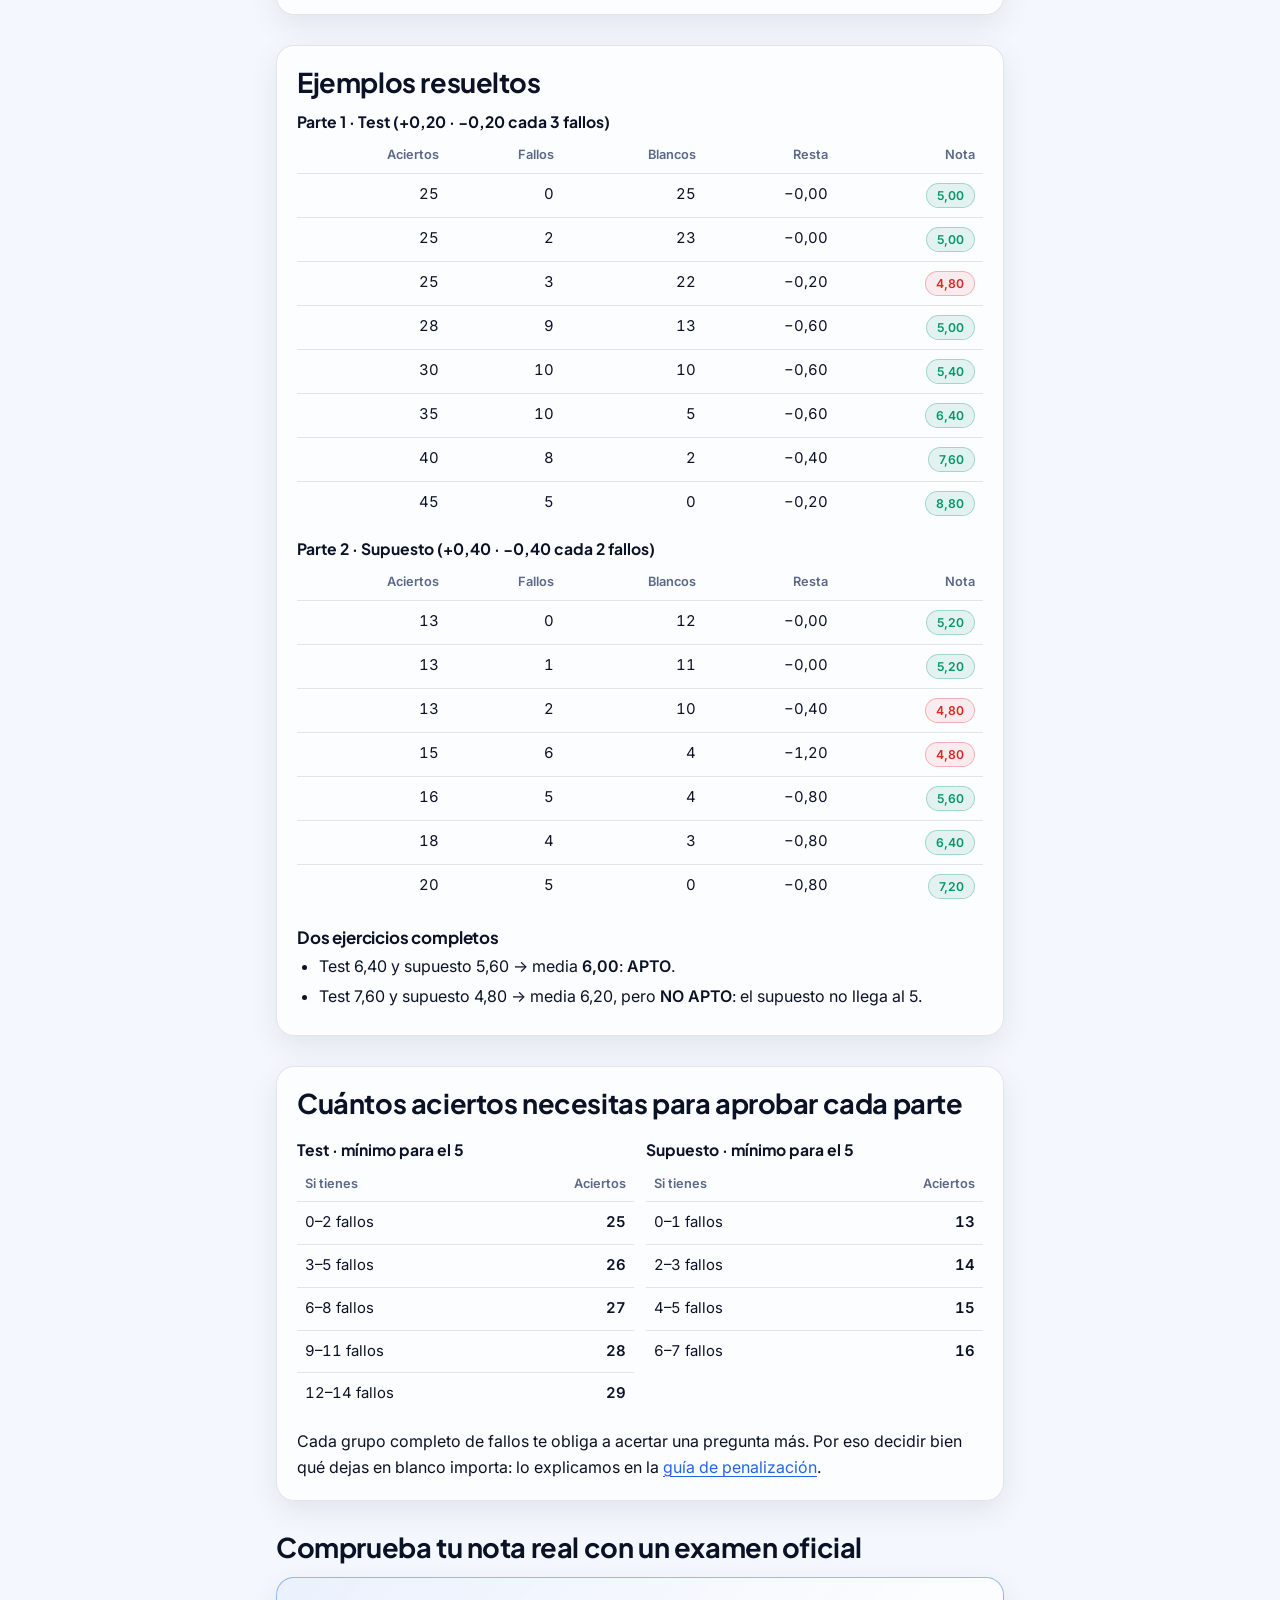
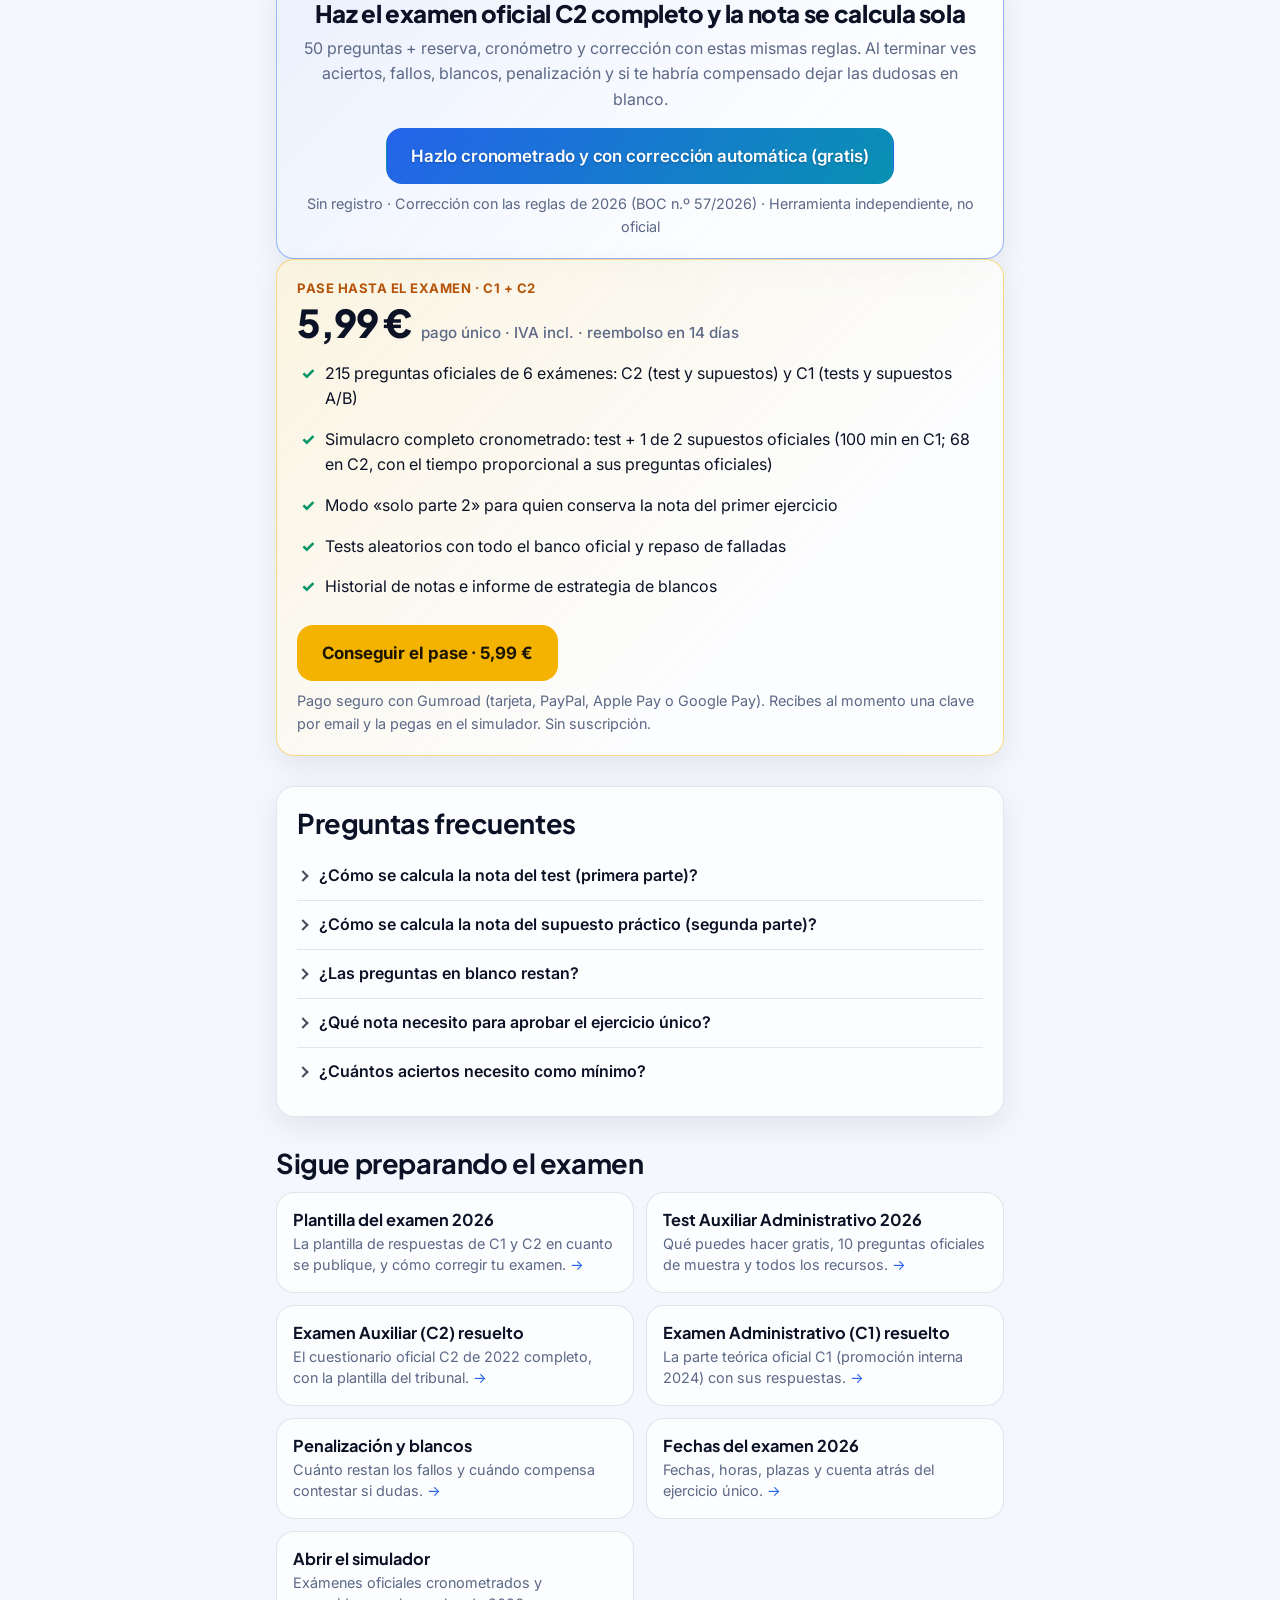
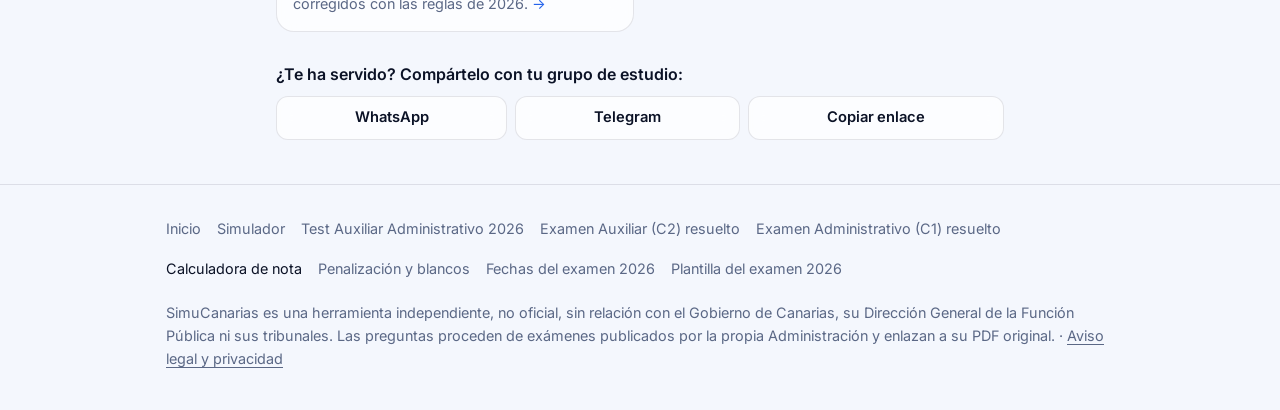
<file: calculadora-nota-ejercicio-unico-canarias/index.html>
<!doctype html>
<html lang="es">
<head>
<meta charset="utf-8">
<script>if(/github\.io$/.test(location.hostname)){location.replace("https://simucanarias.pages.dev"+location.pathname.replace(/^\/simucanarias/,"").replace(/index\.html$/,"")+location.search+location.hash)}</script>
<meta name="viewport" content="width=device-width, initial-scale=1">
<title>Calculadora de nota del ejercicio único Canarias 2026</title>
<meta name="description" content="Calcula tu nota del ejercicio único del Gobierno de Canarias: test de 50 (−0,20 cada 3 fallos) y supuesto de 25 (−0,40 cada 2 fallos). Gratis.">
<meta name="robots" content="index, follow, max-image-preview:large">
<link rel="canonical" href="https://simucanarias.pages.dev/calculadora-nota-ejercicio-unico-canarias/">
<meta property="og:type" content="website">
<meta property="og:site_name" content="SimuCanarias">
<meta property="og:locale" content="es_ES">
<meta property="og:title" content="Calculadora de nota del ejercicio único Canarias 2026">
<meta property="og:description" content="Calcula tu nota del ejercicio único del Gobierno de Canarias: test de 50 (−0,20 cada 3 fallos) y supuesto de 25 (−0,40 cada 2 fallos). Gratis.">
<meta property="og:url" content="https://simucanarias.pages.dev/calculadora-nota-ejercicio-unico-canarias/">
<meta property="og:image" content="https://simucanarias.pages.dev/og.png">
<meta property="og:image:width" content="1200">
<meta property="og:image:height" content="630">
<meta name="twitter:card" content="summary_large_image">
<meta name="twitter:title" content="Calculadora de nota del ejercicio único Canarias 2026">
<meta name="twitter:description" content="Calcula tu nota del ejercicio único del Gobierno de Canarias: test de 50 (−0,20 cada 3 fallos) y supuesto de 25 (−0,40 cada 2 fallos). Gratis.">
<meta name="twitter:image" content="https://simucanarias.pages.dev/og.png">
<link rel="icon" href="data:image/svg+xml,%3Csvg xmlns='http://www.w3.org/2000/svg' viewBox='0 0 32 32'%3E%3Crect width='32' height='32' rx='8' fill='%230a5cc2'/%3E%3Ctext x='16' y='22' font-size='16' text-anchor='middle' fill='white' font-family='Arial' font-weight='bold'%3ES%3C/text%3E%3C/svg%3E">
<meta name="color-scheme" content="dark light">
<meta name="theme-color" content="#060a17" media="(prefers-color-scheme: dark)">
<meta name="theme-color" content="#f4f7fd" media="(prefers-color-scheme: light)">
<link rel="preconnect" href="https://fonts.googleapis.com">
<link rel="preconnect" href="https://fonts.gstatic.com" crossorigin>
<link rel="stylesheet" href="https://fonts.googleapis.com/css2?family=Inter:wght@400;500;600&family=Plus+Jakarta+Sans:wght@600;700;800&display=swap">
<link rel="stylesheet" href="../assets/app.css">
<link rel="stylesheet" href="../assets/seo.css">
<script type="application/ld+json">
{
 "@context": "https://schema.org",
 "@graph": [
  {
   "@type": "BreadcrumbList",
   "itemListElement": [
    {
     "@type": "ListItem",
     "position": 1,
     "name": "Inicio",
     "item": "https://simucanarias.pages.dev/"
    },
    {
     "@type": "ListItem",
     "position": 2,
     "name": "Calculadora de nota",
     "item": "https://simucanarias.pages.dev/calculadora-nota-ejercicio-unico-canarias/"
    }
   ]
  },
  {
   "@type": "FAQPage",
   "mainEntity": [
    {
     "@type": "Question",
     "name": "¿Cómo se calcula la nota del test (primera parte)?",
     "acceptedAnswer": {
      "@type": "Answer",
      "text": "Cada acierto suma 0,20 puntos y por cada grupo completo de 3 fallos se restan 0,20 (Base 22.5). Nota = 0,20 × aciertos − 0,20 × (fallos ÷ 3, sin decimales), entre 0 y 10. Ejemplo: 35 aciertos y 10 fallos dan 7,00 − 0,60 = 6,40."
     }
    },
    {
     "@type": "Question",
     "name": "¿Cómo se calcula la nota del supuesto práctico (segunda parte)?",
     "acceptedAnswer": {
      "@type": "Answer",
      "text": "Cada acierto suma 0,40 puntos y por cada grupo completo de 2 fallos se restan 0,40 (Base 23.6). Ejemplo: 16 aciertos y 5 fallos dan 6,40 − 0,80 = 5,60."
     }
    },
    {
     "@type": "Question",
     "name": "¿Las preguntas en blanco restan?",
     "acceptedAnswer": {
      "@type": "Answer",
      "text": "No. Las preguntas no contestadas no computan a efectos de penalización (Bases 22.6 y 23.7)."
     }
    },
    {
     "@type": "Question",
     "name": "¿Qué nota necesito para aprobar el ejercicio único?",
     "acceptedAnswer": {
      "@type": "Answer",
      "text": "Al menos un 5 en cada parte (Bases 22.7 y 23.8) y al menos un 5 de media (Base 21.5). La nota del ejercicio es la media de las dos partes, pero si suspendes una de ellas no eres apto aunque la media llegue a 5."
     }
    },
    {
     "@type": "Question",
     "name": "¿Cuántos aciertos necesito como mínimo?",
     "acceptedAnswer": {
      "@type": "Answer",
      "text": "En el test, 25 aciertos si no pasas de 2 fallos (cada 3 fallos más, 1 acierto más). En el supuesto, 13 aciertos si no pasas de 1 fallo (cada 2 fallos más, 1 acierto más)."
     }
    }
   ]
  }
 ]
}
</script>
</head>
<body>
<canvas id="aurora" aria-hidden="true"></canvas>
<a class="skip" href="#main">Saltar al contenido</a>
<header class="site"><div class="wrap">
<a class="logo" href="../"><span class="logo-mark">S</span>SimuCanarias</a>
<nav class="top" aria-label="Principal"><span class="indep">Herramienta independiente, no oficial</span><a class="btn small" href="../simulador">Abrir simulador</a></nav>
</div></header>
<main id="main" class="wrap narrow seo">
<nav class="crumbs" aria-label="Migas de pan"><ol><li><a href="../">Inicio</a></li><li aria-current="page">Calculadora de nota</li></ol></nav>
<header class="hero">
<p class="eyebrow">Calculadora · Reglas BOC n.º 57/2026</p>
<h1>Calculadora de nota del ejercicio único (Gobierno de Canarias 2026)</h1>
<p class="lead">Pon tus aciertos y fallos y verás la nota de cada parte, la media y si eres <strong>APTO</strong>, con la fórmula exacta de las bases 22 y 23. Los blancos se calculan solos.</p>
<div class="cta-row"><a class="btn xl" href="#calculadora">Calcular mi nota</a><a class="btn ghost xl" href="../simulador#/exam/c2-2022-libre-test2">Hacer un examen oficial gratis</a></div>
<ul class="trust"><li>Sin registro</li><li>Funciona en el móvil</li><li>Tus respuestas no salen de tu navegador</li><li>Herramienta independiente, no oficial</li></ul>
<p class="when">Fechas previstas · C1 turno libre: <strong>sáb. 17 oct</strong><span class="days" data-days="2026-10-17T10:00:00+01:00" hidden></span> · C2 turno libre: <strong>sáb. 31 oct</strong><span class="days" data-days="2026-10-31T10:00:00+00:00" hidden></span> · <a href="../fecha-examen-gobierno-canarias-2026/">ver fechas y horas</a></p>
</header>
<section id="calculadora" aria-labelledby="h-calc">
<h2 id="h-calc">Calcula tu nota</h2>
<form class="card calc" onsubmit="return false" aria-label="Calculadora de nota">
<fieldset>
<legend>Parte 1 · Test (50 preguntas)</legend>
<div class="fields">
<div><label for="a1">Aciertos</label><input id="a1" type="number" inputmode="numeric" min="0" max="40" value="35"></div>
<div><label for="f1">Fallos</label><input id="f1" type="number" inputmode="numeric" min="0" max="15" value="10"></div>
<div><span class="flabel">Blancos</span><output class="box" id="b1" for="a1 f1">5</output></div>
</div>
<div class="res" aria-live="polite"><span>Nota de la parte:</span> <span class="mark" id="m1">6,40</span><span class="tag ok" id="t1">Parte superada (≥ 5)</span></div>
<p class="detail" id="x1">35 × 0,20 = 7,00 · penalización 0,60 (3 grupos de 3 fallos)</p>
<p class="detail" id="n1">Te queda 1 fallo «gratis»: el siguiente grupo aún no está completo.</p>
</fieldset>
<fieldset>
<legend>Parte 2 · Supuesto práctico (25 preguntas)</legend>
<div class="fields">
<div><label for="a2">Aciertos</label><input id="a2" type="number" inputmode="numeric" min="0" max="20" value="16"></div>
<div><label for="f2">Fallos</label><input id="f2" type="number" inputmode="numeric" min="0" max="9" value="5"></div>
<div><span class="flabel">Blancos</span><output class="box" id="b2" for="a2 f2">4</output></div>
</div>
<div class="res" aria-live="polite"><span>Nota de la parte:</span> <span class="mark" id="m2">5,60</span><span class="tag ok" id="t2">Parte superada (≥ 5)</span></div>
<p class="detail" id="x2">16 × 0,40 = 6,40 · penalización 0,80 (2 grupos de 2 fallos)</p>
<p class="detail" id="n2">El próximo fallo te resta 0,40.</p>
</fieldset>
<div class="res"><span>Nota del ejercicio (media):</span> <span class="mean" id="mm">6,00</span></div>
<p class="verdict ok" id="vv" aria-live="polite">APTO: superas las dos partes y la media.</p>
<noscript><p class="small muted">Activa JavaScript para recalcular. Sin él, usa la fórmula y las tablas de abajo.</p></noscript>
</form>
</section>

<section class="card sec" aria-labelledby="h-formula">
<h2 id="h-formula">La fórmula exacta</h2>
<ul>
<li><strong>Parte 1 · Test (50 preguntas):</strong> nota = máx(0; 0,20 × aciertos − 0,20 × ⌊fallos ÷ 3⌋). Base 22.5.</li>
<li><strong>Parte 2 · Supuesto práctico (25 preguntas):</strong> nota = máx(0; 0,40 × aciertos − 0,40 × ⌊fallos ÷ 2⌋). Base 23.6.</li>
<li><strong>Ejercicio:</strong> media de las dos partes. Para ser apto necesitas al menos un 5 en cada parte y de media (Bases 21.5, 22.7 y 23.8).</li>
</ul>
<p>⌊ ⌋ significa «sin decimales»: solo restan los <strong>grupos completos</strong> de fallos. Con 2 fallos en el test o 1 en el supuesto no pierdes nada. Los blancos nunca restan.</p>
<p class="srcline">Fuente: <a href="https://sede.gobiernodecanarias.org/boc/boc-a-2026-057-948.pdf" target="_blank" rel="noopener">BOC n.º 57, de 24/03/2026</a> (Bases 21 a 23).</p>
</section>

<section class="card sec" aria-labelledby="h-ej">
<h2 id="h-ej">Ejemplos resueltos</h2>
<div class="tw"><table class="t"><caption>Parte 1 · Test (+0,20 · −0,20 cada 3 fallos)</caption><thead><tr><th class="n" scope="col">Aciertos</th><th class="n" scope="col">Fallos</th><th class="n" scope="col">Blancos</th><th class="n" scope="col">Resta</th><th class="n" scope="col">Nota</th></tr></thead><tbody><tr><td class="n">25</td><td class="n">0</td><td class="n">25</td><td class="n">−0,00</td><td class="n"><span class="tag ok">5,00<span class="sr"> (apto)</span></span></td></tr><tr><td class="n">25</td><td class="n">2</td><td class="n">23</td><td class="n">−0,00</td><td class="n"><span class="tag ok">5,00<span class="sr"> (apto)</span></span></td></tr><tr><td class="n">25</td><td class="n">3</td><td class="n">22</td><td class="n">−0,20</td><td class="n"><span class="tag bad">4,80<span class="sr"> (no apto)</span></span></td></tr><tr><td class="n">28</td><td class="n">9</td><td class="n">13</td><td class="n">−0,60</td><td class="n"><span class="tag ok">5,00<span class="sr"> (apto)</span></span></td></tr><tr><td class="n">30</td><td class="n">10</td><td class="n">10</td><td class="n">−0,60</td><td class="n"><span class="tag ok">5,40<span class="sr"> (apto)</span></span></td></tr><tr><td class="n">35</td><td class="n">10</td><td class="n">5</td><td class="n">−0,60</td><td class="n"><span class="tag ok">6,40<span class="sr"> (apto)</span></span></td></tr><tr><td class="n">40</td><td class="n">8</td><td class="n">2</td><td class="n">−0,40</td><td class="n"><span class="tag ok">7,60<span class="sr"> (apto)</span></span></td></tr><tr><td class="n">45</td><td class="n">5</td><td class="n">0</td><td class="n">−0,20</td><td class="n"><span class="tag ok">8,80<span class="sr"> (apto)</span></span></td></tr></tbody></table></div>
<div class="tw"><table class="t"><caption>Parte 2 · Supuesto (+0,40 · −0,40 cada 2 fallos)</caption><thead><tr><th class="n" scope="col">Aciertos</th><th class="n" scope="col">Fallos</th><th class="n" scope="col">Blancos</th><th class="n" scope="col">Resta</th><th class="n" scope="col">Nota</th></tr></thead><tbody><tr><td class="n">13</td><td class="n">0</td><td class="n">12</td><td class="n">−0,00</td><td class="n"><span class="tag ok">5,20<span class="sr"> (apto)</span></span></td></tr><tr><td class="n">13</td><td class="n">1</td><td class="n">11</td><td class="n">−0,00</td><td class="n"><span class="tag ok">5,20<span class="sr"> (apto)</span></span></td></tr><tr><td class="n">13</td><td class="n">2</td><td class="n">10</td><td class="n">−0,40</td><td class="n"><span class="tag bad">4,80<span class="sr"> (no apto)</span></span></td></tr><tr><td class="n">15</td><td class="n">6</td><td class="n">4</td><td class="n">−1,20</td><td class="n"><span class="tag bad">4,80<span class="sr"> (no apto)</span></span></td></tr><tr><td class="n">16</td><td class="n">5</td><td class="n">4</td><td class="n">−0,80</td><td class="n"><span class="tag ok">5,60<span class="sr"> (apto)</span></span></td></tr><tr><td class="n">18</td><td class="n">4</td><td class="n">3</td><td class="n">−0,80</td><td class="n"><span class="tag ok">6,40<span class="sr"> (apto)</span></span></td></tr><tr><td class="n">20</td><td class="n">5</td><td class="n">0</td><td class="n">−0,80</td><td class="n"><span class="tag ok">7,20<span class="sr"> (apto)</span></span></td></tr></tbody></table></div>
<h3>Dos ejercicios completos</h3>
<ul>
<li>Test 6,40 y supuesto 5,60 → media <strong>6,00</strong>: <strong>APTO</strong>.</li>
<li>Test 7,60 y supuesto 4,80 → media 6,20, pero <strong>NO APTO</strong>: el supuesto no llega al 5.</li>
</ul>
</section>

<section class="card sec" aria-labelledby="h-min">
<h2 id="h-min">Cuántos aciertos necesitas para aprobar cada parte</h2>
<div class="links">
<div class="tw"><table class="t"><caption>Test · mínimo para el 5</caption><thead><tr><th scope="col">Si tienes</th><th class="n" scope="col">Aciertos</th></tr></thead><tbody><tr><td>0–2 fallos</td><td class="n"><strong>25</strong></td></tr><tr><td>3–5 fallos</td><td class="n"><strong>26</strong></td></tr><tr><td>6–8 fallos</td><td class="n"><strong>27</strong></td></tr><tr><td>9–11 fallos</td><td class="n"><strong>28</strong></td></tr><tr><td>12–14 fallos</td><td class="n"><strong>29</strong></td></tr></tbody></table></div>
<div class="tw"><table class="t"><caption>Supuesto · mínimo para el 5</caption><thead><tr><th scope="col">Si tienes</th><th class="n" scope="col">Aciertos</th></tr></thead><tbody><tr><td>0–1 fallos</td><td class="n"><strong>13</strong></td></tr><tr><td>2–3 fallos</td><td class="n"><strong>14</strong></td></tr><tr><td>4–5 fallos</td><td class="n"><strong>15</strong></td></tr><tr><td>6–7 fallos</td><td class="n"><strong>16</strong></td></tr></tbody></table></div>
</div>
<p>Cada grupo completo de fallos te obliga a acertar una pregunta más. Por eso decidir bien qué dejas en blanco importa: lo explicamos en la <a href="../penalizacion-ejercicio-unico-canarias/">guía de penalización</a>.</p>
</section>

<section aria-labelledby="h-prueba">
<h2 id="h-prueba">Comprueba tu nota real con un examen oficial</h2>
<div class="card cta-band">
<p class="cta-title">Haz el examen oficial C2 completo y la nota se calcula sola</p>
<p class="muted">50 preguntas + reserva, cronómetro y corrección con estas mismas reglas. Al terminar ves aciertos, fallos, blancos, penalización y si te habría compensado dejar las dudosas en blanco.</p>
<div class="cta-row"><a class="btn xl" href="../simulador#/exam/c2-2022-libre-test2">Hazlo cronometrado y con corrección automática (gratis)</a></div>
<p class="small muted">Sin registro · Corrección con las reglas de 2026 (BOC n.º 57/2026) · Herramienta independiente, no oficial</p>
</div>
<div class="card pass">
<p class="kicker">Pase hasta el examen · C1 + C2</p>
<p class="price">5,99 € <small>pago único · IVA incl. · reembolso en 14 días</small></p>
<ul class="check">
<li>215 preguntas oficiales de 6 exámenes: C2 (test y supuestos) y C1 (tests y supuestos A/B)</li>
<li>Simulacro completo cronometrado: test + 1 de 2 supuestos oficiales (100 min en C1; 68 en C2, con el tiempo proporcional a sus preguntas oficiales)</li>
<li>Modo «solo parte 2» para quien conserva la nota del primer ejercicio</li>
<li>Tests aleatorios con todo el banco oficial y repaso de falladas</li>
<li>Historial de notas e informe de estrategia de blancos</li>
</ul>
<div class="cta-row"><a class="btn sun xl" href="https://carrion840.gumroad.com/l/simucanarias?wanted=true" target="_blank" rel="noopener">Conseguir el pase · 5,99 €</a></div>
<p class="small muted">Pago seguro con Gumroad (tarjeta, PayPal, Apple Pay o Google Pay). Recibes al momento una clave por email y la pegas en el simulador. Sin suscripción.</p>
</div>
</section>

<section class="card sec" aria-labelledby="h-faq">
<h2 id="h-faq">Preguntas frecuentes</h2>
<details class="faq"><summary>¿Cómo se calcula la nota del test (primera parte)?</summary><div><p>Cada acierto suma 0,20 puntos y por cada grupo completo de 3 fallos se restan 0,20 (Base 22.5). Nota = 0,20 × aciertos − 0,20 × (fallos ÷ 3, sin decimales), entre 0 y 10. Ejemplo: 35 aciertos y 10 fallos dan 7,00 − 0,60 = 6,40.</p></div></details>
<details class="faq"><summary>¿Cómo se calcula la nota del supuesto práctico (segunda parte)?</summary><div><p>Cada acierto suma 0,40 puntos y por cada grupo completo de 2 fallos se restan 0,40 (Base 23.6). Ejemplo: 16 aciertos y 5 fallos dan 6,40 − 0,80 = 5,60.</p></div></details>
<details class="faq"><summary>¿Las preguntas en blanco restan?</summary><div><p>No. Las preguntas no contestadas no computan a efectos de penalización (Bases 22.6 y 23.7).</p></div></details>
<details class="faq"><summary>¿Qué nota necesito para aprobar el ejercicio único?</summary><div><p>Al menos un 5 en cada parte (Bases 22.7 y 23.8) y al menos un 5 de media (Base 21.5). La nota del ejercicio es la media de las dos partes, pero si suspendes una de ellas no eres apto aunque la media llegue a 5.</p></div></details>
<details class="faq"><summary>¿Cuántos aciertos necesito como mínimo?</summary><div><p>En el test, 25 aciertos si no pasas de 2 fallos (cada 3 fallos más, 1 acierto más). En el supuesto, 13 aciertos si no pasas de 1 fallo (cada 2 fallos más, 1 acierto más).</p></div></details>
</section>

<section aria-labelledby="h-sigue">
<h2 id="h-sigue">Sigue preparando el examen</h2>
<div class="links"><a class="lcard" href="../plantilla-examen-gobierno-canarias-2026/"><strong>Plantilla del examen 2026</strong><span>La plantilla de respuestas de C1 y C2 en cuanto se publique, y cómo corregir tu examen.</span></a>
<a class="lcard" href="../test-auxiliar-administrativo-canarias/"><strong>Test Auxiliar Administrativo 2026</strong><span>Qué puedes hacer gratis, 10 preguntas oficiales de muestra y todos los recursos.</span></a>
<a class="lcard" href="../examen-auxiliar-administrativo-canarias-resuelto/"><strong>Examen Auxiliar (C2) resuelto</strong><span>El cuestionario oficial C2 de 2022 completo, con la plantilla del tribunal.</span></a>
<a class="lcard" href="../examen-administrativo-c1-canarias-resuelto/"><strong>Examen Administrativo (C1) resuelto</strong><span>La parte teórica oficial C1 (promoción interna 2024) con sus respuestas.</span></a>
<a class="lcard" href="../penalizacion-ejercicio-unico-canarias/"><strong>Penalización y blancos</strong><span>Cuánto restan los fallos y cuándo compensa contestar si dudas.</span></a>
<a class="lcard" href="../fecha-examen-gobierno-canarias-2026/"><strong>Fechas del examen 2026</strong><span>Fechas, horas, plazas y cuenta atrás del ejercicio único.</span></a>
<a class="lcard" href="../simulador"><strong>Abrir el simulador</strong><span>Exámenes oficiales cronometrados y corregidos con las reglas de 2026.</span></a></div>
</section>
<div class="share">
<span>¿Te ha servido? Compártelo con tu grupo de estudio:</span>
<a class="btn ghost small" href="https://wa.me/?text=Calculadora%20de%20nota%20del%20ejercicio%20%C3%BAnico%20del%20Gobierno%20de%20Canarias%20%28test%20%2B%20supuesto%29%3A%20https%3A//simucanarias.pages.dev/calculadora-nota-ejercicio-unico-canarias/" target="_blank" rel="noopener">WhatsApp</a>
<a class="btn ghost small" href="https://t.me/share/url?url=https%3A%2F%2Fsimucanarias.pages.dev%2Fcalculadora-nota-ejercicio-unico-canarias%2F&amp;text=Calculadora%20de%20nota%20del%20ejercicio%20%C3%BAnico%20del%20Gobierno%20de%20Canarias%20%28test%20%2B%20supuesto%29%3A" target="_blank" rel="noopener">Telegram</a>
<button class="btn ghost small" type="button" data-copy="https://simucanarias.pages.dev/calculadora-nota-ejercicio-unico-canarias/" hidden>Copiar enlace</button>
</div>

</main>
<footer class="site"><div class="wrap">
<nav aria-label="Guías y exámenes resueltos"><ul class="foot-links"><li><a href="../">Inicio</a></li><li><a href="../simulador">Simulador</a></li><li><a href="../test-auxiliar-administrativo-canarias/">Test Auxiliar Administrativo 2026</a></li><li><a href="../examen-auxiliar-administrativo-canarias-resuelto/">Examen Auxiliar (C2) resuelto</a></li><li><a href="../examen-administrativo-c1-canarias-resuelto/">Examen Administrativo (C1) resuelto</a></li><li><a href="../calculadora-nota-ejercicio-unico-canarias/" aria-current="page">Calculadora de nota</a></li><li><a href="../penalizacion-ejercicio-unico-canarias/">Penalización y blancos</a></li><li><a href="../fecha-examen-gobierno-canarias-2026/">Fechas del examen 2026</a></li><li><a href="../plantilla-examen-gobierno-canarias-2026/">Plantilla del examen 2026</a></li></ul></nav>
<p>SimuCanarias es una herramienta independiente, no oficial, sin relación con el Gobierno de Canarias, su Dirección General de la Función Pública ni sus tribunales. Las preguntas proceden de exámenes publicados por la propia Administración y enlazan a su PDF original. · <a href="../aviso-legal">Aviso legal y privacidad</a></p>
</div></footer>
<script src="../assets/bg.js" defer></script>
<script>
(function () {
  var now = Date.now();
  document.querySelectorAll('[data-days]').forEach(function (el) {
    var t = Date.parse(el.getAttribute('data-days'));
    if (isNaN(t)) return;
    var ms = t - now, d = Math.ceil(ms / 864e5);
    el.textContent = ms <= 0 ? ' (fecha ya pasada)' : ms < 864e5 ? ' (es hoy o mañana)' : ' (faltan ' + d + ' días)';
    el.hidden = false;
  });
  if (navigator.clipboard) document.querySelectorAll('[data-copy]').forEach(function (b) {
    b.hidden = false;
    b.addEventListener('click', function () {
      navigator.clipboard.writeText(b.getAttribute('data-copy')).then(function () {
        b.textContent = '¡Enlace copiado!';
        setTimeout(function () { b.textContent = 'Copiar enlace'; }, 1600);
      });
    });
  });
  var hide = document.getElementById('hide-ans');
  if (hide) {
    hide.closest('label').hidden = false;
    hide.addEventListener('change', function () { document.body.classList.toggle('hide-ans', hide.checked); });
  }
})();
</script>
<script>
(function () {
  function $(id) { return document.getElementById(id); }
  function fmt(c) { return (c / 100).toFixed(2).replace('.', ','); }
  var PARTS = [
    { k: '1', n: 50, g: 3, v: 20 },  // Parte 1: +0,20 · −0,20 por cada 3 fallos (Base 22.5)
    { k: '2', n: 25, g: 2, v: 40 }   // Parte 2: +0,40 · −0,40 por cada 2 fallos (Base 23.6)
  ];
  function num(el, max) {
    var raw = el.value.trim(), v = parseInt(raw, 10);
    if (isNaN(v)) v = 0;
    v = Math.max(0, Math.min(max, v));
    if (raw !== '' && String(v) !== raw) el.value = v;
    return v;
  }
  function part(p) {
    var aEl = $('a' + p.k), fEl = $('f' + p.k);
    var a = num(aEl, p.n);
    var f = num(fEl, p.n - a);
    aEl.max = p.n - f; fEl.max = p.n - a;
    var groups = Math.floor(f / p.g);
    // mark = max(0, value*a − value*floor(f/g)), in hundredths to avoid float noise
    var c = Math.max(0, (a - groups) * p.v);
    $('b' + p.k).textContent = p.n - a - f;
    $('m' + p.k).textContent = fmt(c);
    $('x' + p.k).textContent = a + ' × ' + fmt(p.v) + ' = ' + fmt(a * p.v) + ' · penalización ' + fmt(groups * p.v) +
      ' (' + groups + (groups === 1 ? ' grupo' : ' grupos') + ' de ' + p.g + ' fallos)';
    var free = p.g - 1 - (f % p.g);
    $('n' + p.k).textContent = a + f >= p.n ? 'Has contestado todas las preguntas.' :
      free === 0 ? 'El próximo fallo te resta ' + fmt(p.v) + '.' :
      'Te ' + (free === 1 ? 'queda 1 fallo' : 'quedan ' + free + ' fallos') + ' «gratis»: el siguiente grupo aún no está completo.';
    var t = $('t' + p.k), ok = c >= 500;
    t.className = 'tag ' + (ok ? 'ok' : 'bad');
    t.textContent = ok ? 'Parte superada (≥ 5)' : 'Parte no superada (< 5)';
    return c;
  }
  function run() {
    var c1 = part(PARTS[0]), c2 = part(PARTS[1]);
    var mean = Math.round((c1 + c2) / 2);
    $('mm').textContent = fmt(mean);
    var ok = c1 >= 500 && c2 >= 500 && mean >= 500, v = $('vv');
    v.className = 'verdict ' + (ok ? 'ok' : 'bad');
    v.textContent = ok ? 'APTO: superas las dos partes y la media.' :
      (c1 < 500 && c2 < 500) ? 'NO APTO: no llegas al 5 en ninguna de las dos partes.' :
      c1 < 500 ? 'NO APTO: necesitas al menos un 5 en la parte 1 (test).' :
      'NO APTO: necesitas al menos un 5 en la parte 2 (supuesto).';
  }
  ['a1', 'f1', 'a2', 'f2'].forEach(function (id) { $(id).addEventListener('input', run); });
  run();
})();
</script></body>
</html>
</file>
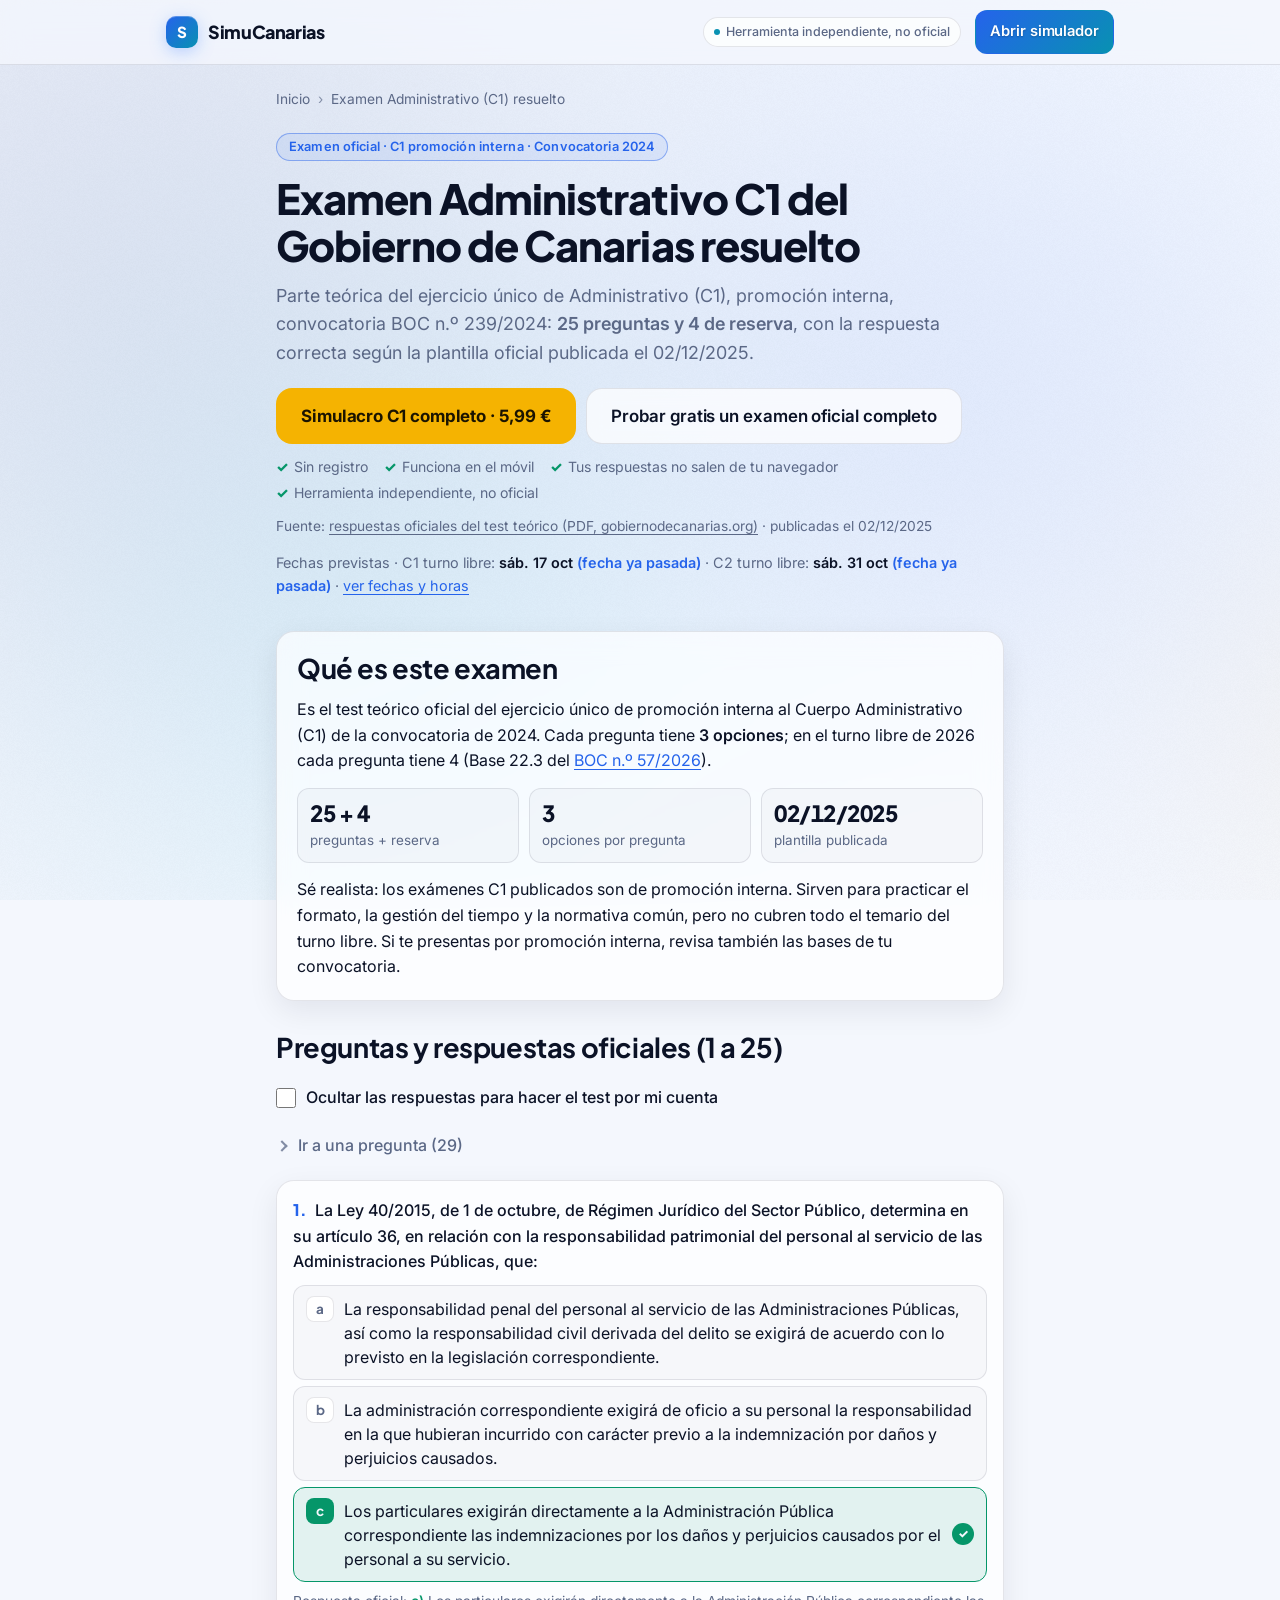
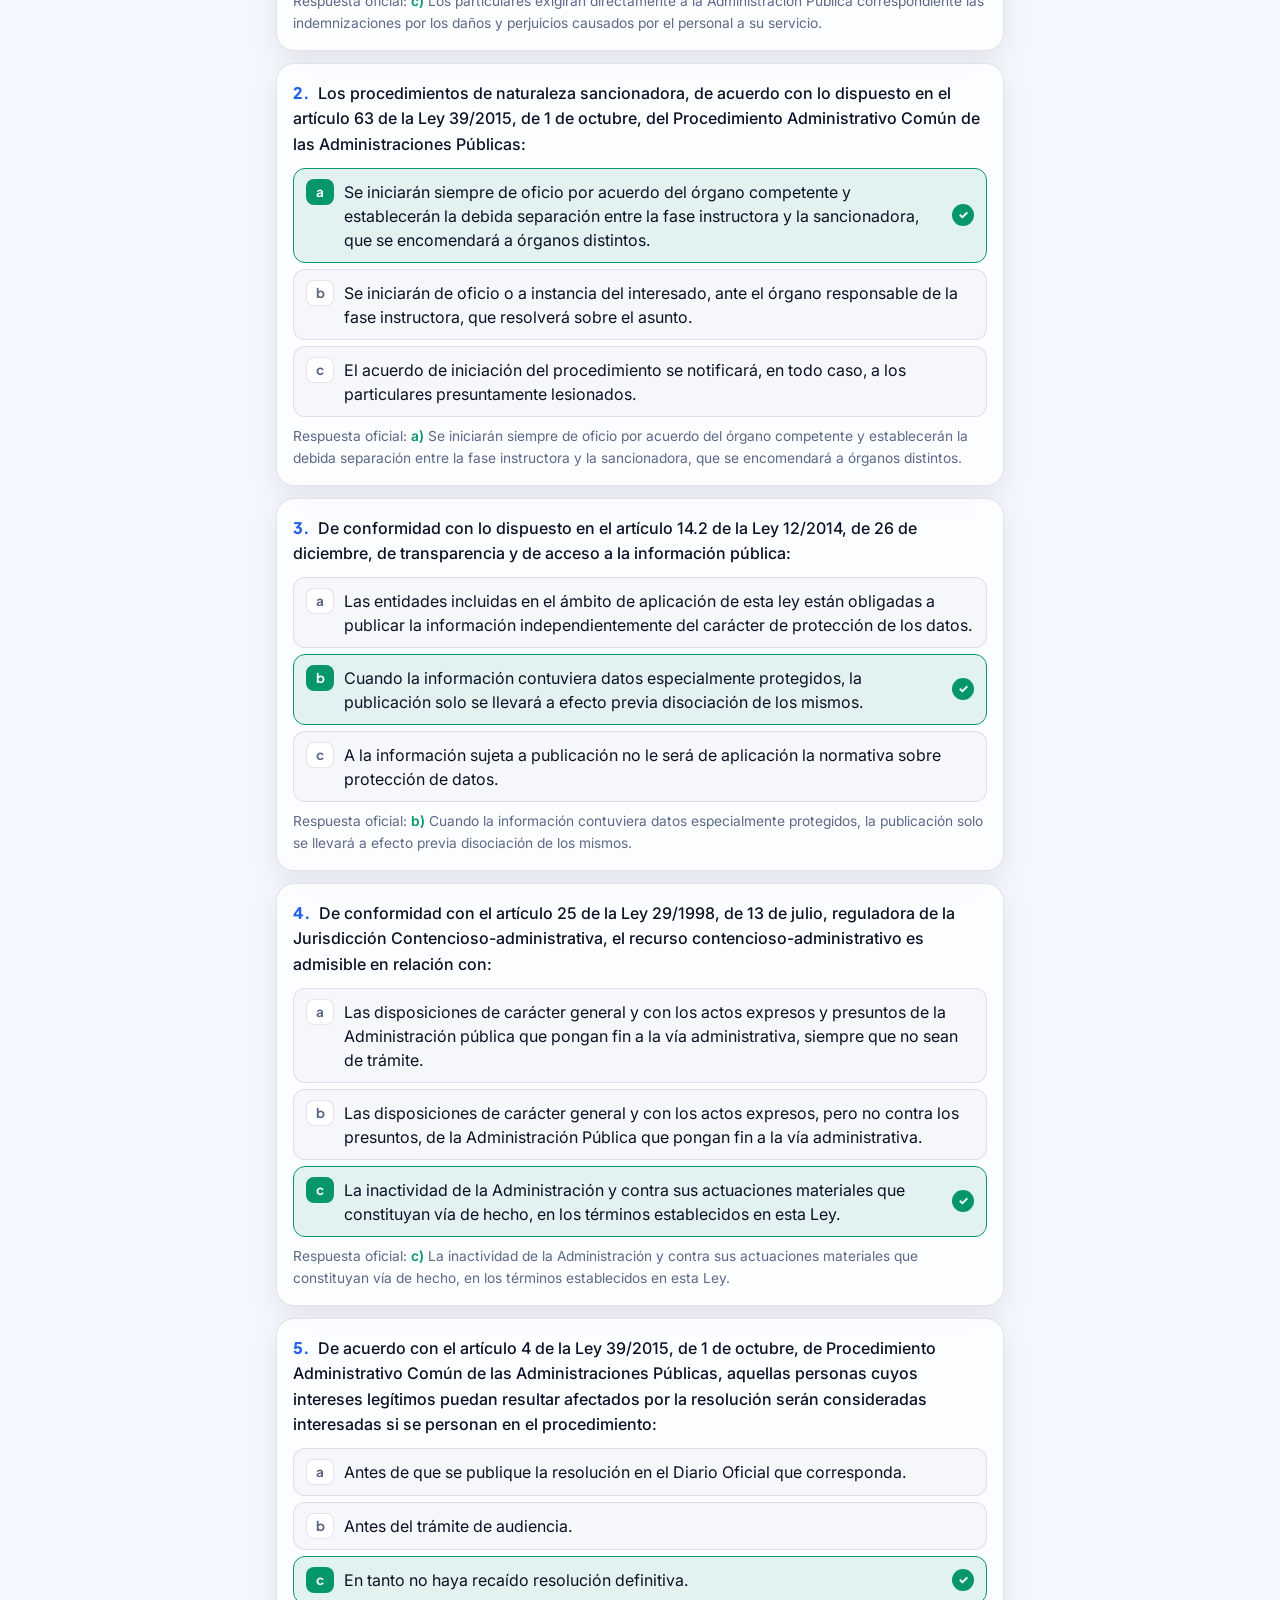
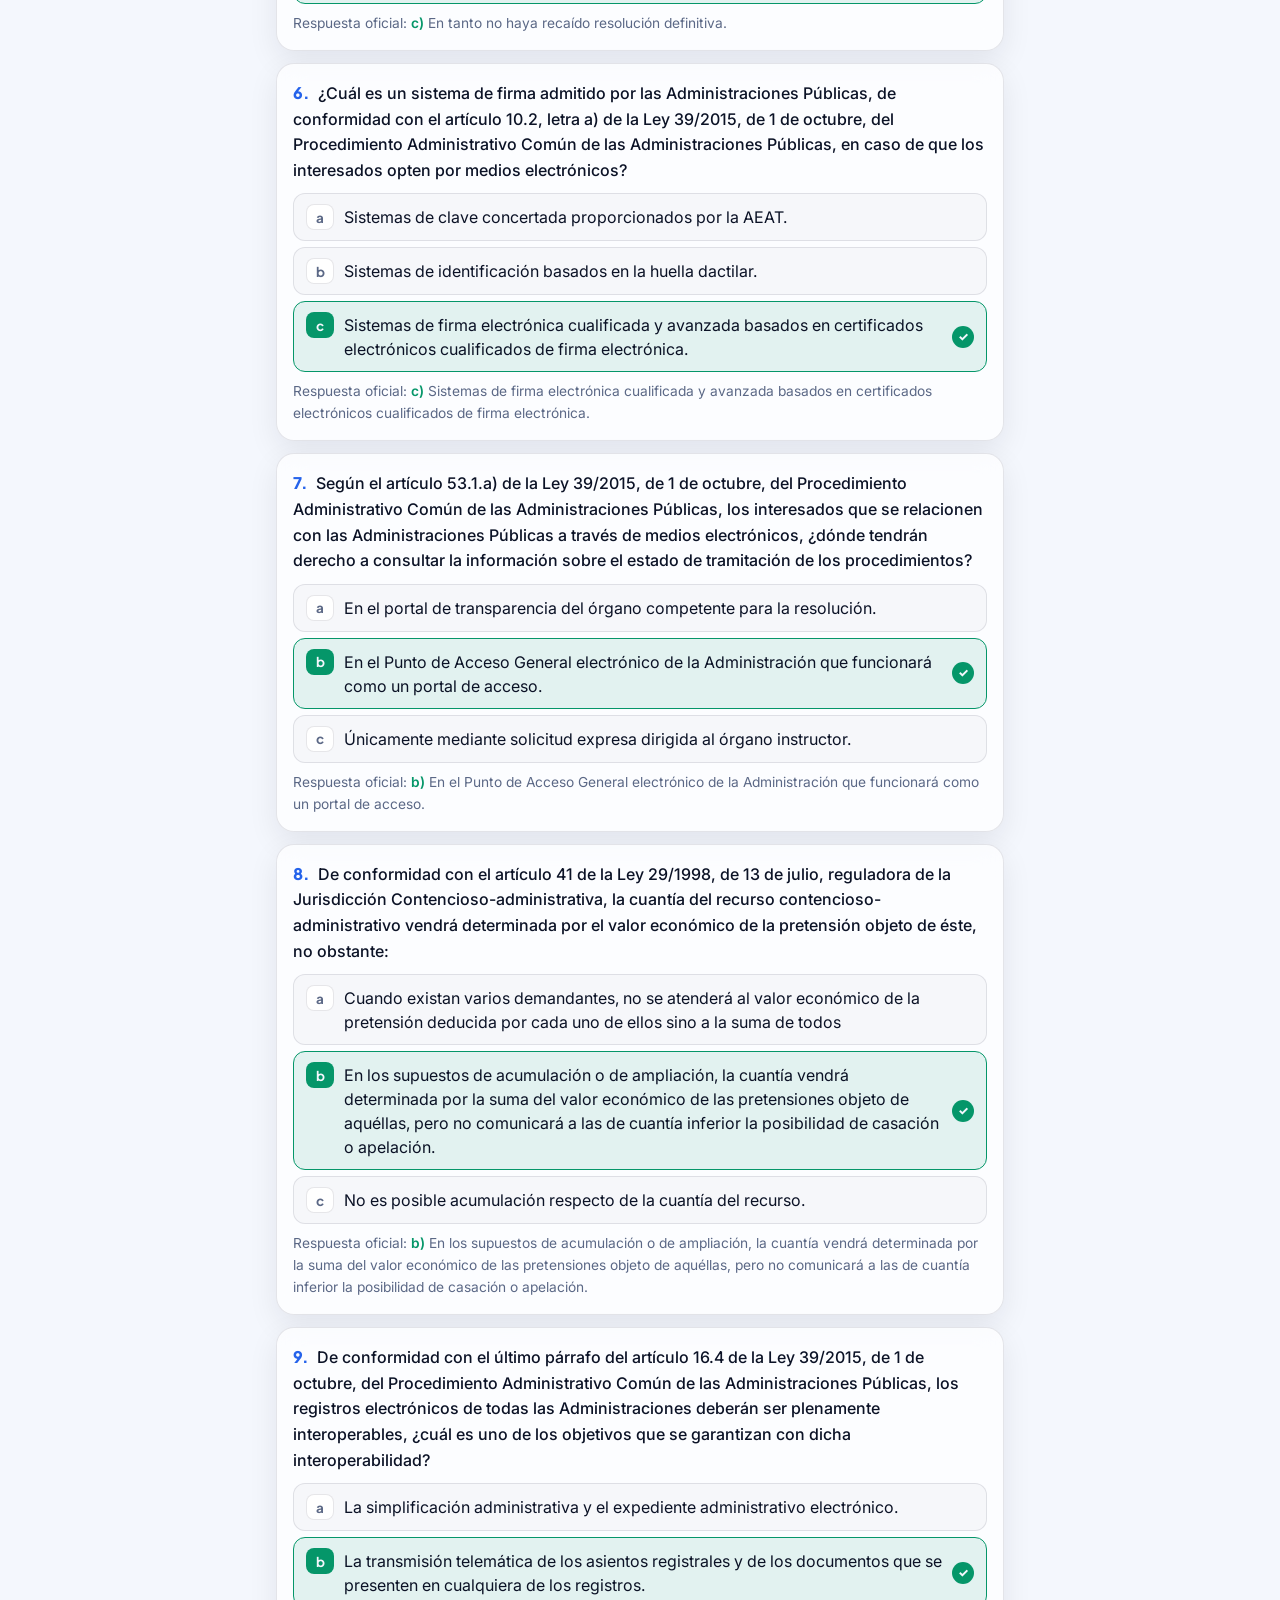
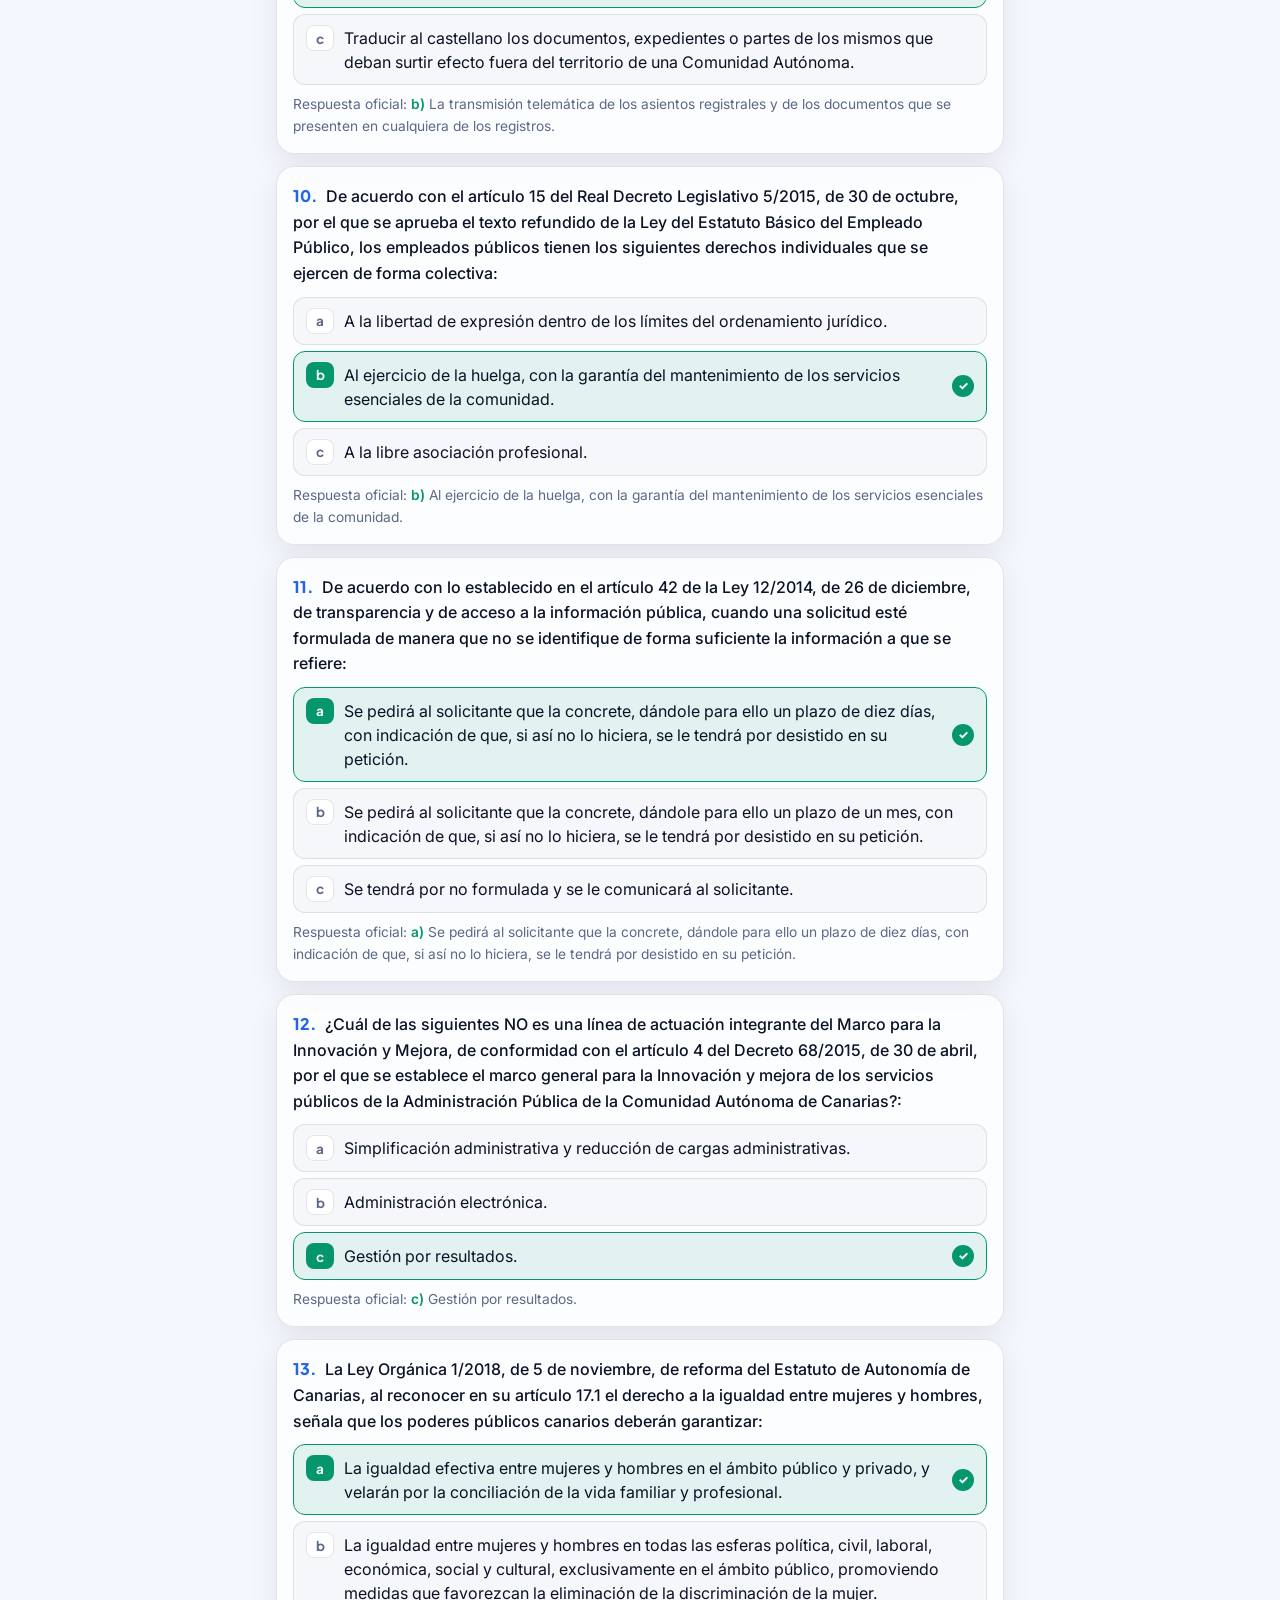
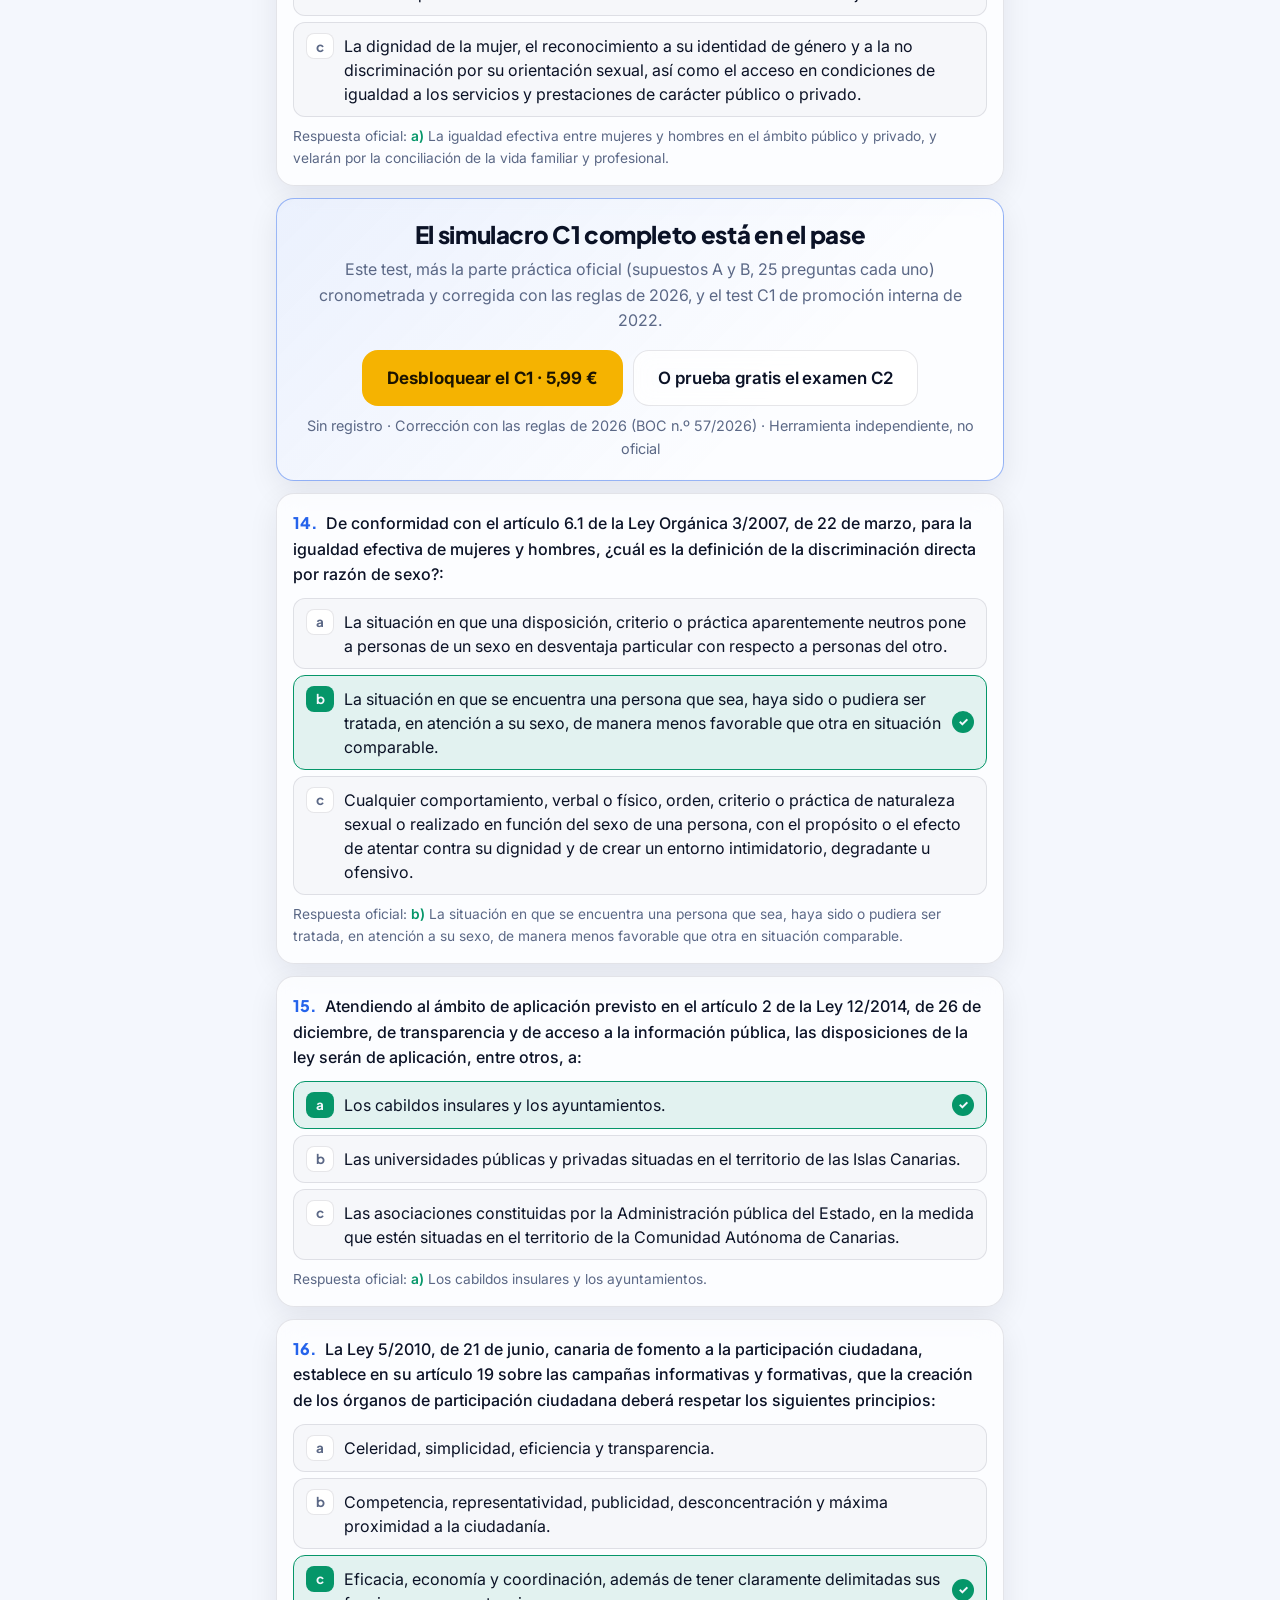
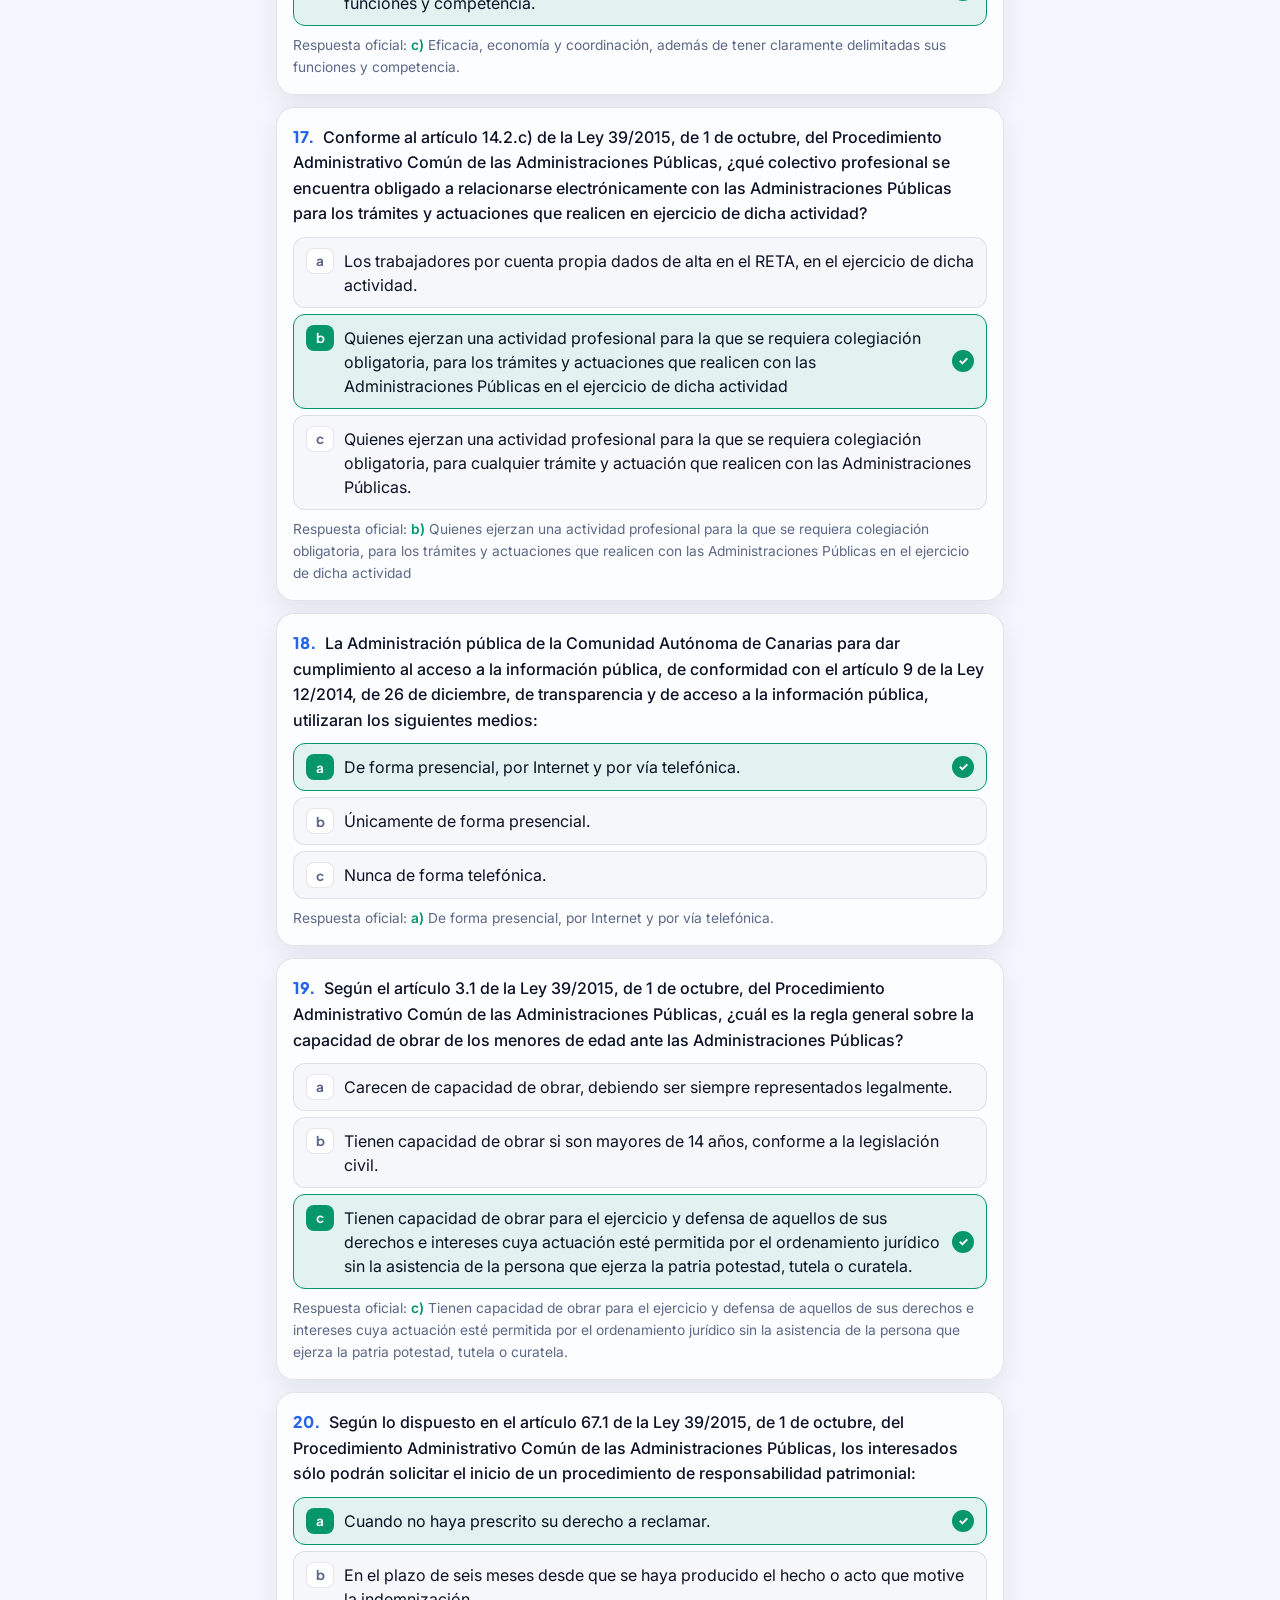
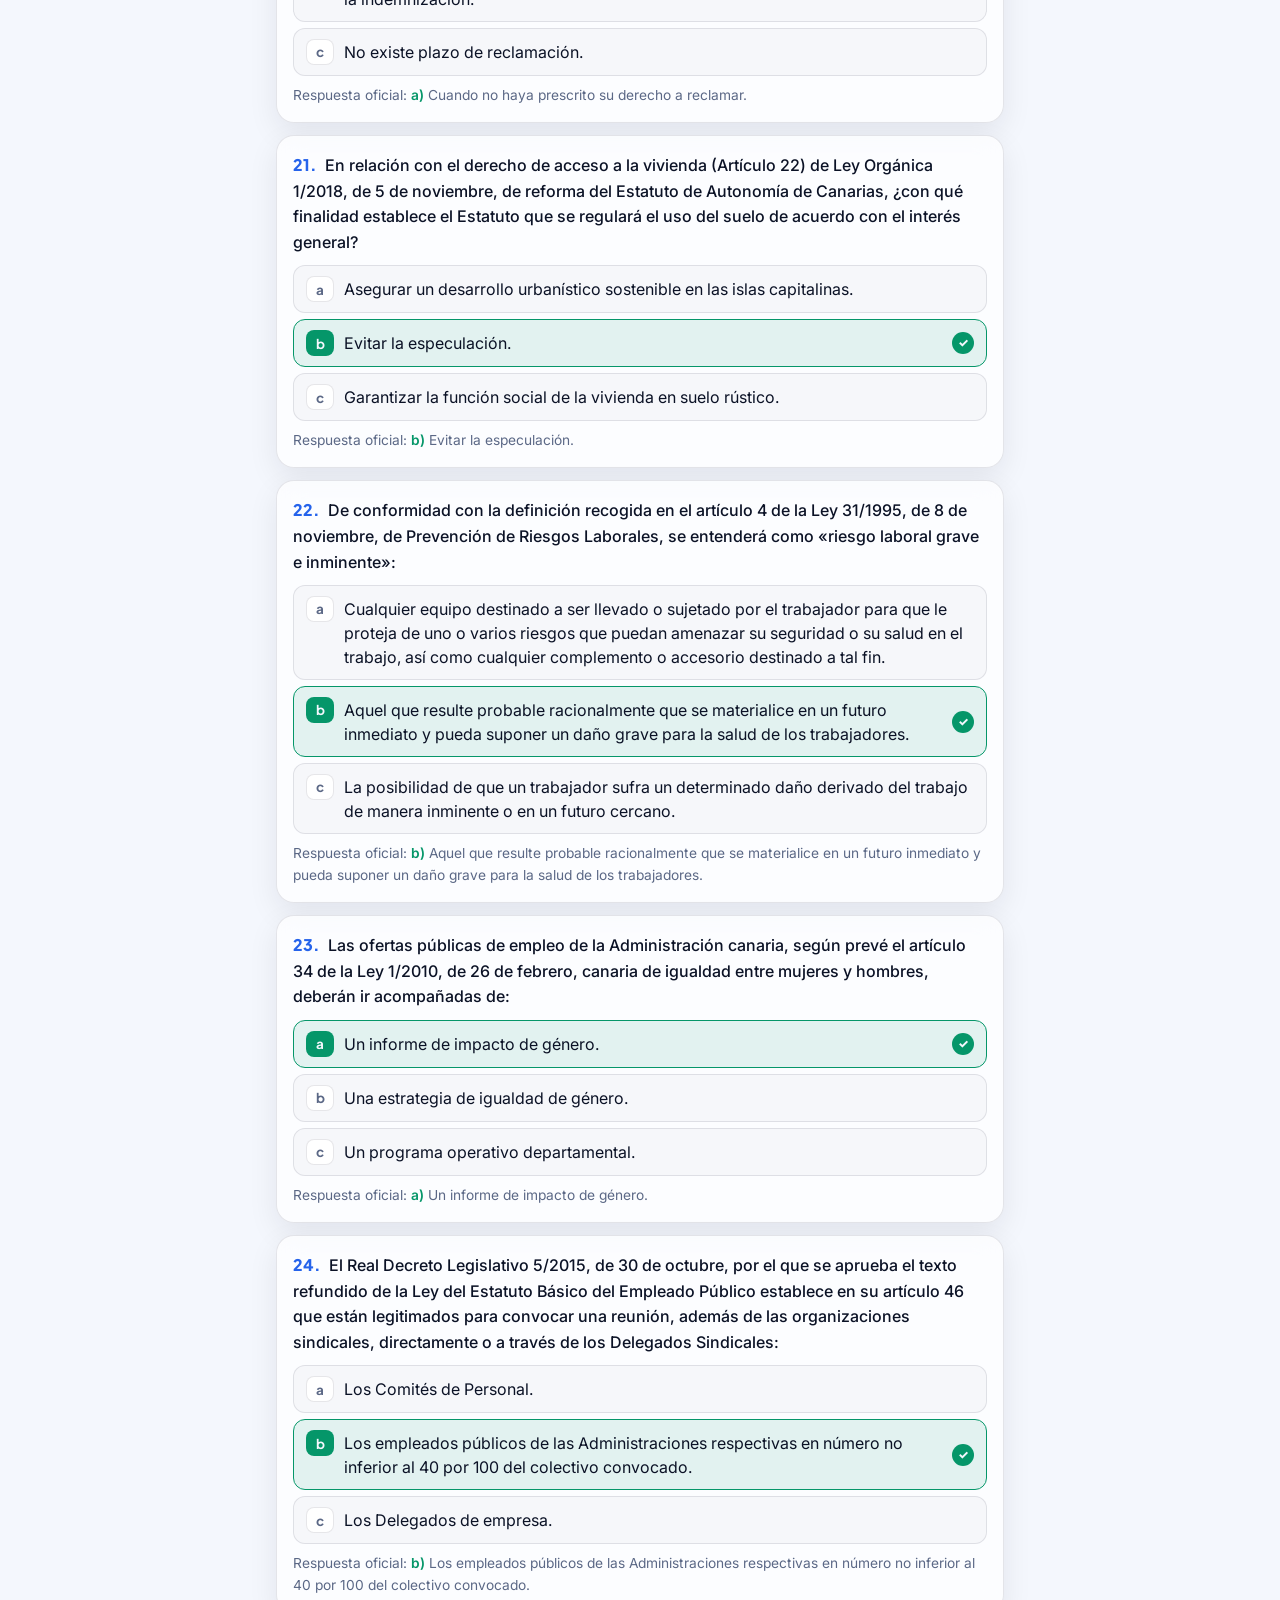
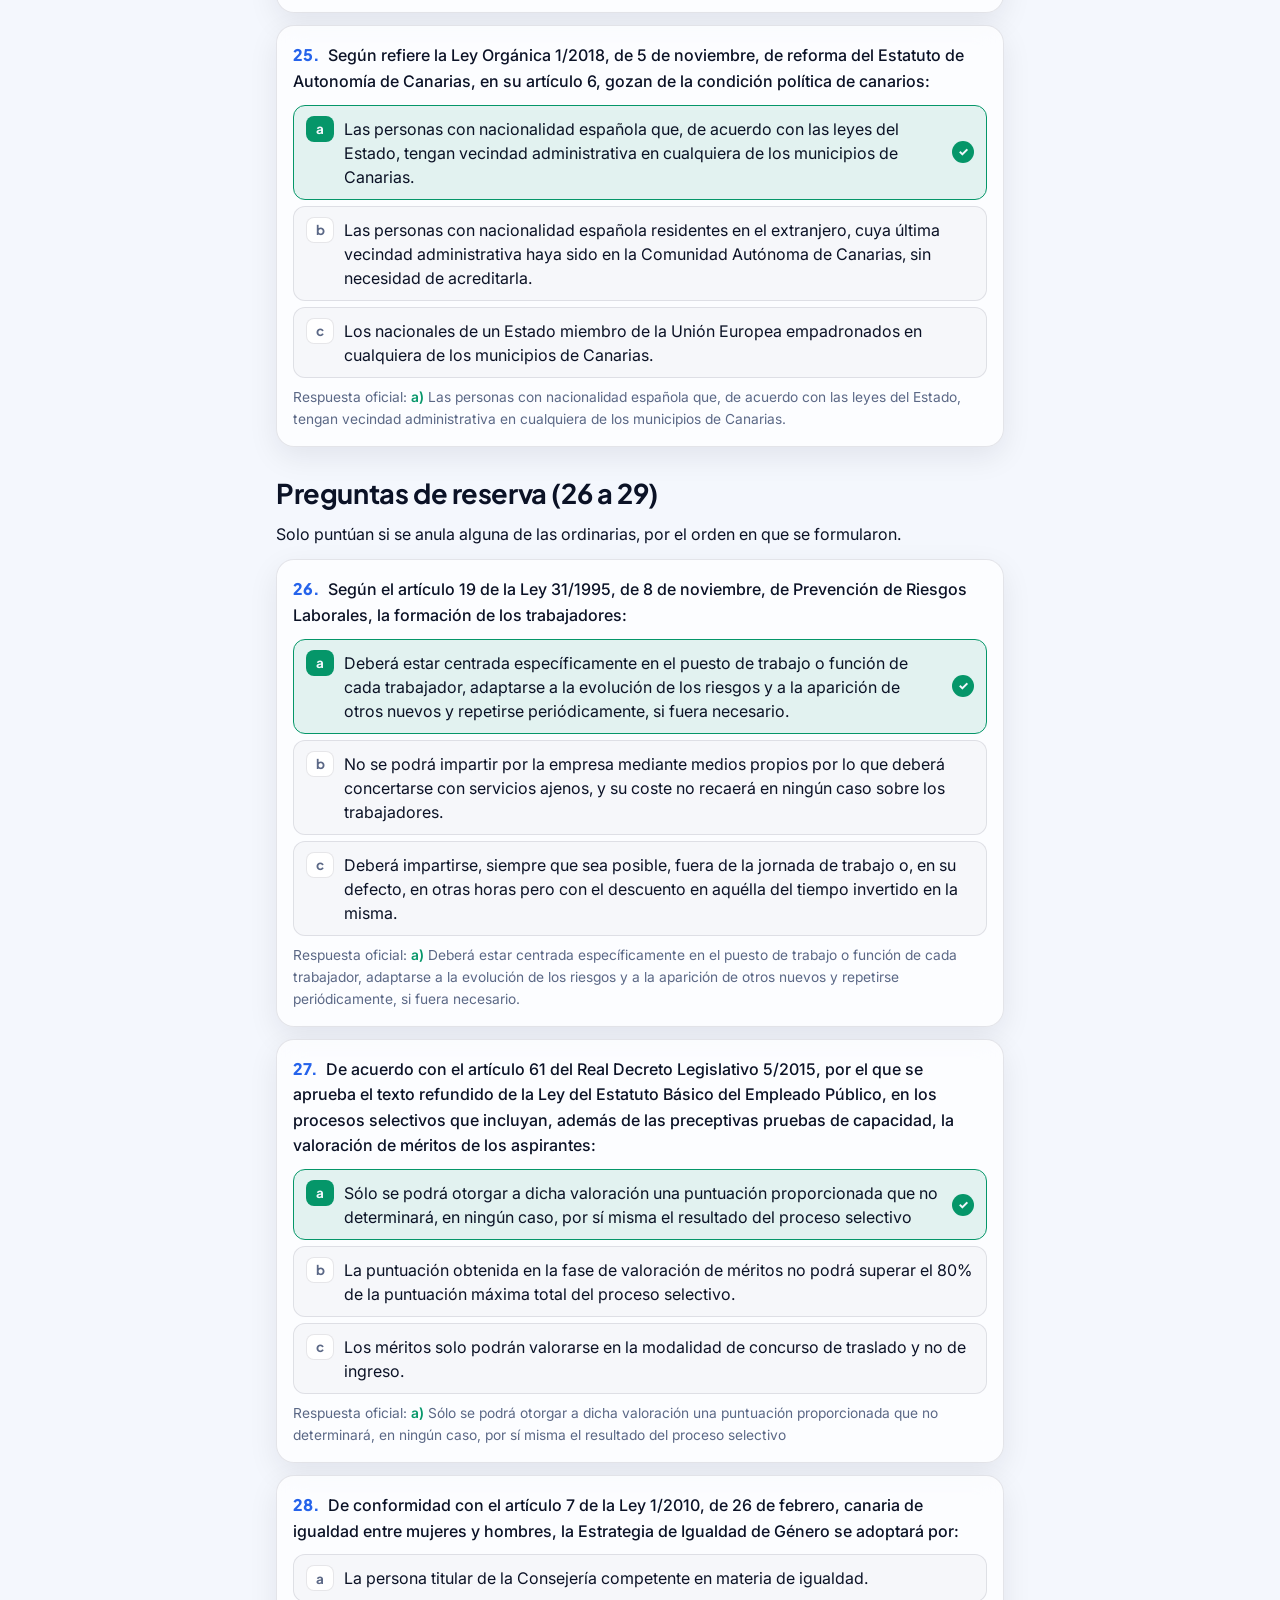
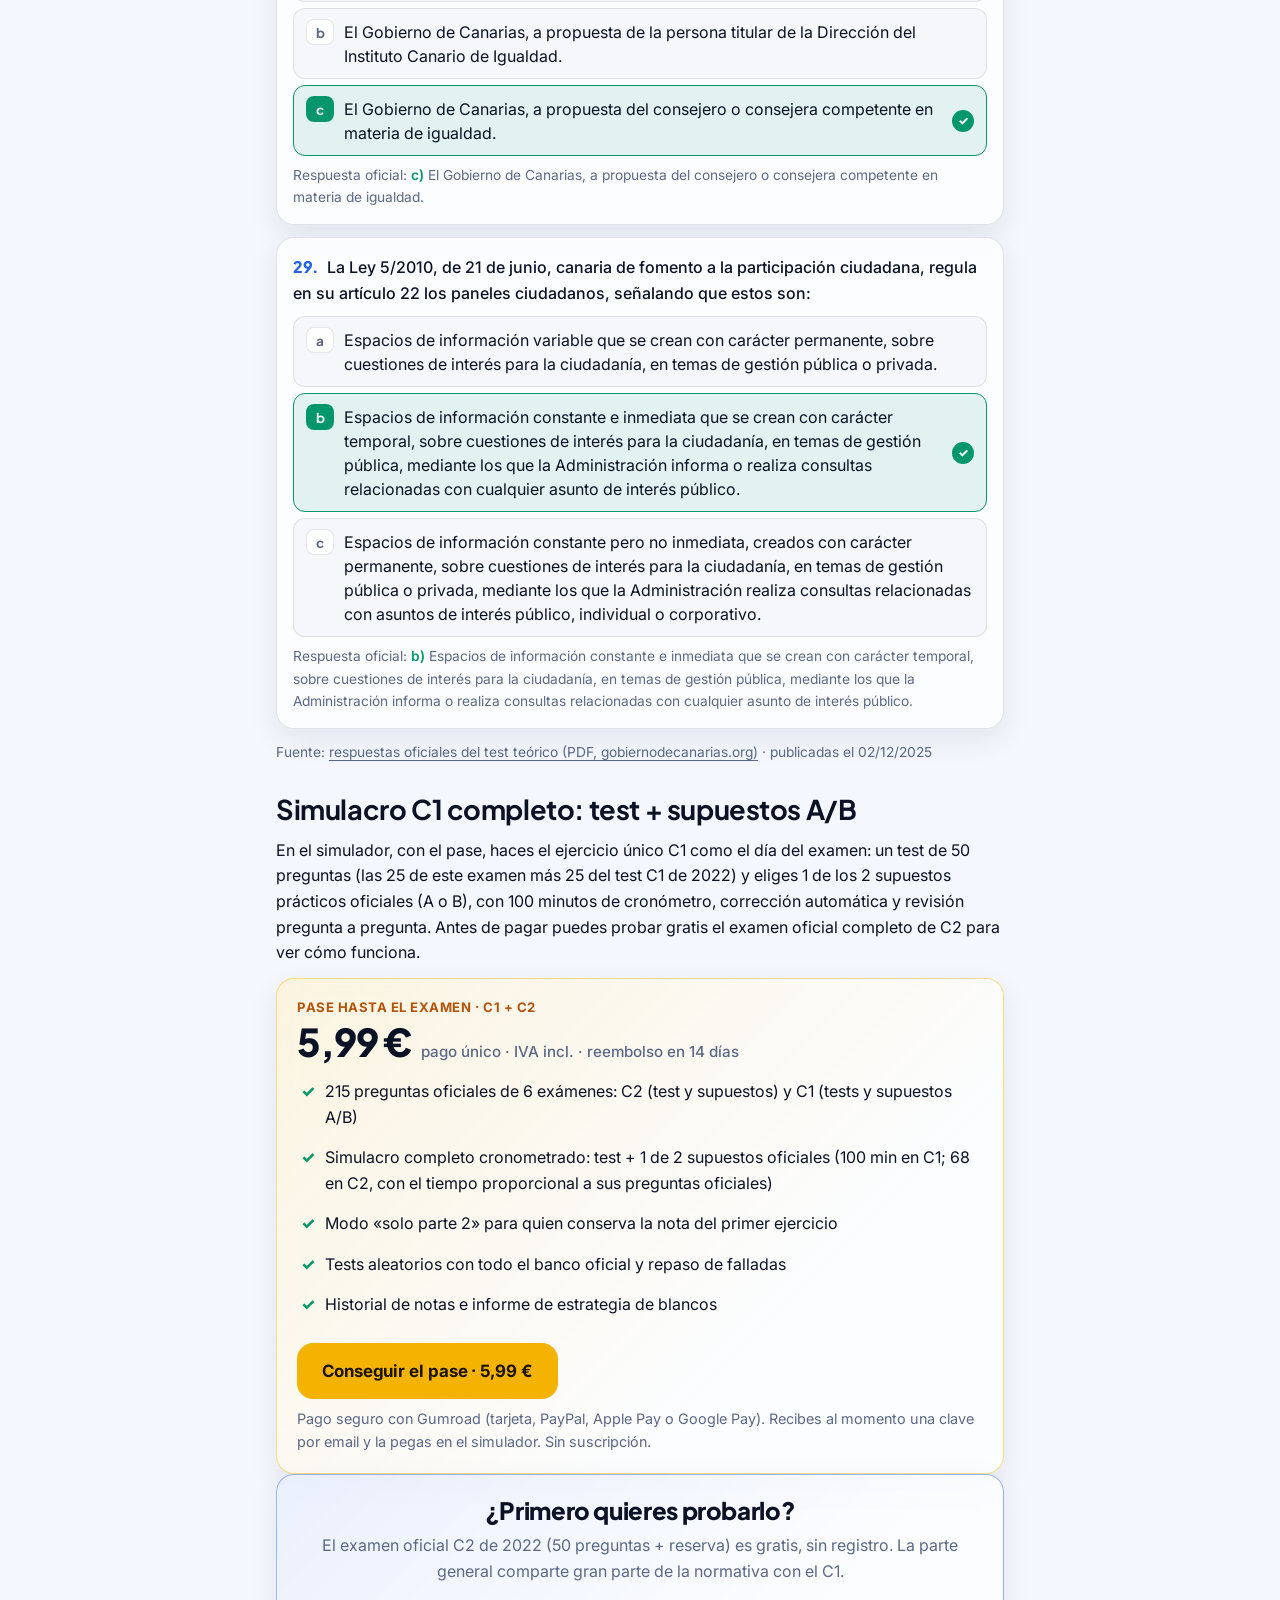
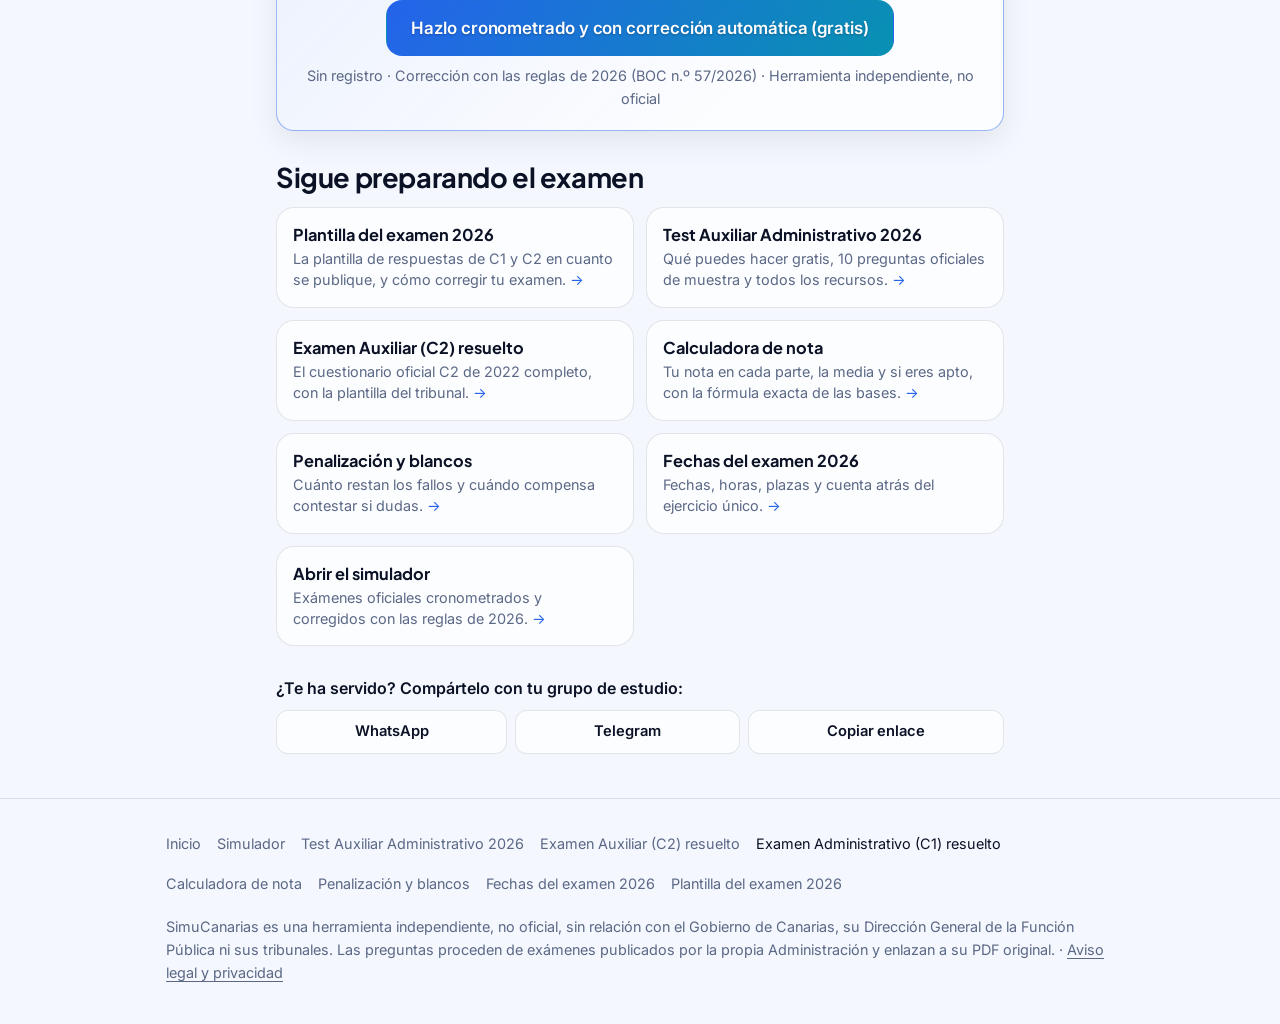
<file: examen-administrativo-c1-canarias-resuelto/index.html>
<!doctype html>
<html lang="es">
<head>
<meta charset="utf-8">
<script>if(/github\.io$/.test(location.hostname)){location.replace("https://simucanarias.pages.dev"+location.pathname.replace(/^\/simucanarias/,"").replace(/index\.html$/,"")+location.search+location.hash)}</script>
<meta name="viewport" content="width=device-width, initial-scale=1">
<title>Examen Administrativo C1 Canarias resuelto (con respuestas)</title>
<meta name="description" content="Examen oficial de Administrativo C1 del Gobierno de Canarias (promoción interna 2024, parte teórica): 29 preguntas con la plantilla del tribunal.">
<meta name="robots" content="index, follow, max-image-preview:large">
<link rel="canonical" href="https://simucanarias.pages.dev/examen-administrativo-c1-canarias-resuelto/">
<meta property="og:type" content="article">
<meta property="og:site_name" content="SimuCanarias">
<meta property="og:locale" content="es_ES">
<meta property="og:title" content="Examen Administrativo C1 Canarias resuelto (con respuestas)">
<meta property="og:description" content="Examen oficial de Administrativo C1 del Gobierno de Canarias (promoción interna 2024, parte teórica): 29 preguntas con la plantilla del tribunal.">
<meta property="og:url" content="https://simucanarias.pages.dev/examen-administrativo-c1-canarias-resuelto/">
<meta property="og:image" content="https://simucanarias.pages.dev/og.png">
<meta property="og:image:width" content="1200">
<meta property="og:image:height" content="630">
<meta name="twitter:card" content="summary_large_image">
<meta name="twitter:title" content="Examen Administrativo C1 Canarias resuelto (con respuestas)">
<meta name="twitter:description" content="Examen oficial de Administrativo C1 del Gobierno de Canarias (promoción interna 2024, parte teórica): 29 preguntas con la plantilla del tribunal.">
<meta name="twitter:image" content="https://simucanarias.pages.dev/og.png">
<link rel="icon" href="data:image/svg+xml,%3Csvg xmlns='http://www.w3.org/2000/svg' viewBox='0 0 32 32'%3E%3Crect width='32' height='32' rx='8' fill='%230a5cc2'/%3E%3Ctext x='16' y='22' font-size='16' text-anchor='middle' fill='white' font-family='Arial' font-weight='bold'%3ES%3C/text%3E%3C/svg%3E">
<meta name="color-scheme" content="dark light">
<meta name="theme-color" content="#060a17" media="(prefers-color-scheme: dark)">
<meta name="theme-color" content="#f4f7fd" media="(prefers-color-scheme: light)">
<link rel="preconnect" href="https://fonts.googleapis.com">
<link rel="preconnect" href="https://fonts.gstatic.com" crossorigin>
<link rel="stylesheet" href="https://fonts.googleapis.com/css2?family=Inter:wght@400;500;600&family=Plus+Jakarta+Sans:wght@600;700;800&display=swap">
<link rel="stylesheet" href="../assets/app.css">
<link rel="stylesheet" href="../assets/seo.css">
<script type="application/ld+json">
{
 "@context": "https://schema.org",
 "@graph": [
  {
   "@type": "BreadcrumbList",
   "itemListElement": [
    {
     "@type": "ListItem",
     "position": 1,
     "name": "Inicio",
     "item": "https://simucanarias.pages.dev/"
    },
    {
     "@type": "ListItem",
     "position": 2,
     "name": "Examen Administrativo (C1) resuelto",
     "item": "https://simucanarias.pages.dev/examen-administrativo-c1-canarias-resuelto/"
    }
   ]
  },
  {
   "@type": "Quiz",
   "name": "Examen Administrativo C1 del Gobierno de Canarias resuelto",
   "description": "Examen oficial de Administrativo C1 del Gobierno de Canarias (promoción interna 2024, parte teórica): 29 preguntas con la plantilla del tribunal.",
   "url": "https://simucanarias.pages.dev/examen-administrativo-c1-canarias-resuelto/",
   "inLanguage": "es",
   "educationalLevel": "C1 · Administrativo",
   "learningResourceType": "Examen oficial resuelto",
   "isAccessibleForFree": true,
   "about": {
    "@type": "Thing",
    "name": "Oposiciones Administrativo C1 Gobierno de Canarias"
   },
   "isBasedOn": {
    "@type": "CreativeWork",
    "name": "C1 Administrativo · Promoción interna · Convocatoria BOC 239/2024 · Ejercicio único, parte teórica",
    "url": "https://www.gobiernodecanarias.org/administracionespublicas/funcionpublica/docs_web/examenes/conv_2024/C1/respuestas_test_teorico_promo_int_C111I24_02122025.pdf"
   },
   "provider": {
    "@type": "Organization",
    "@id": "https://simucanarias.pages.dev/#org",
    "name": "SimuCanarias",
    "url": "https://simucanarias.pages.dev/"
   },
   "hasPart": [
    {
     "@type": "Question",
     "eduQuestionType": "Multiple choice",
     "position": 1,
     "text": "La Ley 40/2015, de 1 de octubre, de Régimen Jurídico del Sector Público, determina en su artículo 36, en relación con la responsabilidad patrimonial del personal al servicio de las Administraciones Públicas, que:",
     "suggestedAnswer": [
      {
       "@type": "Answer",
       "position": 0,
       "text": "La responsabilidad penal del personal al servicio de las Administraciones Públicas, así como la responsabilidad civil derivada del delito se exigirá de acuerdo con lo previsto en la legislación correspondiente."
      },
      {
       "@type": "Answer",
       "position": 1,
       "text": "La administración correspondiente exigirá de oficio a su personal la responsabilidad en la que hubieran incurrido con carácter previo a la indemnización por daños y perjuicios causados."
      }
     ],
     "acceptedAnswer": {
      "@type": "Answer",
      "position": 2,
      "text": "Los particulares exigirán directamente a la Administración Pública correspondiente las indemnizaciones por los daños y perjuicios causados por el personal a su servicio."
     }
    },
    {
     "@type": "Question",
     "eduQuestionType": "Multiple choice",
     "position": 2,
     "text": "Los procedimientos de naturaleza sancionadora, de acuerdo con lo dispuesto en el artículo 63 de la Ley 39/2015, de 1 de octubre, del Procedimiento Administrativo Común de las Administraciones Públicas:",
     "suggestedAnswer": [
      {
       "@type": "Answer",
       "position": 1,
       "text": "Se iniciarán de oficio o a instancia del interesado, ante el órgano responsable de la fase instructora, que resolverá sobre el asunto."
      },
      {
       "@type": "Answer",
       "position": 2,
       "text": "El acuerdo de iniciación del procedimiento se notificará, en todo caso, a los particulares presuntamente lesionados."
      }
     ],
     "acceptedAnswer": {
      "@type": "Answer",
      "position": 0,
      "text": "Se iniciarán siempre de oficio por acuerdo del órgano competente y establecerán la debida separación entre la fase instructora y la sancionadora, que se encomendará a órganos distintos."
     }
    },
    {
     "@type": "Question",
     "eduQuestionType": "Multiple choice",
     "position": 3,
     "text": "De conformidad con lo dispuesto en el artículo 14.2 de la Ley 12/2014, de 26 de diciembre, de transparencia y de acceso a la información pública:",
     "suggestedAnswer": [
      {
       "@type": "Answer",
       "position": 0,
       "text": "Las entidades incluidas en el ámbito de aplicación de esta ley están obligadas a publicar la información independientemente del carácter de protección de los datos."
      },
      {
       "@type": "Answer",
       "position": 2,
       "text": "A la información sujeta a publicación no le será de aplicación la normativa sobre protección de datos."
      }
     ],
     "acceptedAnswer": {
      "@type": "Answer",
      "position": 1,
      "text": "Cuando la información contuviera datos especialmente protegidos, la publicación solo se llevará a efecto previa disociación de los mismos."
     }
    },
    {
     "@type": "Question",
     "eduQuestionType": "Multiple choice",
     "position": 4,
     "text": "De conformidad con el artículo 25 de la Ley 29/1998, de 13 de julio, reguladora de la Jurisdicción Contencioso-administrativa, el recurso contencioso-administrativo es admisible en relación con:",
     "suggestedAnswer": [
      {
       "@type": "Answer",
       "position": 0,
       "text": "Las disposiciones de carácter general y con los actos expresos y presuntos de la Administración pública que pongan fin a la vía administrativa, siempre que no sean de trámite."
      },
      {
       "@type": "Answer",
       "position": 1,
       "text": "Las disposiciones de carácter general y con los actos expresos, pero no contra los presuntos, de la Administración Pública que pongan fin a la vía administrativa."
      }
     ],
     "acceptedAnswer": {
      "@type": "Answer",
      "position": 2,
      "text": "La inactividad de la Administración y contra sus actuaciones materiales que constituyan vía de hecho, en los términos establecidos en esta Ley."
     }
    },
    {
     "@type": "Question",
     "eduQuestionType": "Multiple choice",
     "position": 5,
     "text": "De acuerdo con el artículo 4 de la Ley 39/2015, de 1 de octubre, de Procedimiento Administrativo Común de las Administraciones Públicas, aquellas personas cuyos intereses legítimos puedan resultar afectados por la resolución serán consideradas interesadas si se personan en el procedimiento:",
     "suggestedAnswer": [
      {
       "@type": "Answer",
       "position": 0,
       "text": "Antes de que se publique la resolución en el Diario Oficial que corresponda."
      },
      {
       "@type": "Answer",
       "position": 1,
       "text": "Antes del trámite de audiencia."
      }
     ],
     "acceptedAnswer": {
      "@type": "Answer",
      "position": 2,
      "text": "En tanto no haya recaído resolución definitiva."
     }
    },
    {
     "@type": "Question",
     "eduQuestionType": "Multiple choice",
     "position": 6,
     "text": "¿Cuál es un sistema de firma admitido por las Administraciones Públicas, de conformidad con el artículo 10.2, letra a) de la Ley 39/2015, de 1 de octubre, del Procedimiento Administrativo Común de las Administraciones Públicas, en caso de que los interesados opten por medios electrónicos?",
     "suggestedAnswer": [
      {
       "@type": "Answer",
       "position": 0,
       "text": "Sistemas de clave concertada proporcionados por la AEAT."
      },
      {
       "@type": "Answer",
       "position": 1,
       "text": "Sistemas de identificación basados en la huella dactilar."
      }
     ],
     "acceptedAnswer": {
      "@type": "Answer",
      "position": 2,
      "text": "Sistemas de firma electrónica cualificada y avanzada basados en certificados electrónicos cualificados de firma electrónica."
     }
    },
    {
     "@type": "Question",
     "eduQuestionType": "Multiple choice",
     "position": 7,
     "text": "Según el artículo 53.1.a) de la Ley 39/2015, de 1 de octubre, del Procedimiento Administrativo Común de las Administraciones Públicas, los interesados que se relacionen con las Administraciones Públicas a través de medios electrónicos, ¿dónde tendrán derecho a consultar la información sobre el estado de tramitación de los procedimientos?",
     "suggestedAnswer": [
      {
       "@type": "Answer",
       "position": 0,
       "text": "En el portal de transparencia del órgano competente para la resolución."
      },
      {
       "@type": "Answer",
       "position": 2,
       "text": "Únicamente mediante solicitud expresa dirigida al órgano instructor."
      }
     ],
     "acceptedAnswer": {
      "@type": "Answer",
      "position": 1,
      "text": "En el Punto de Acceso General electrónico de la Administración que funcionará como un portal de acceso."
     }
    },
    {
     "@type": "Question",
     "eduQuestionType": "Multiple choice",
     "position": 8,
     "text": "De conformidad con el artículo 41 de la Ley 29/1998, de 13 de julio, reguladora de la Jurisdicción Contencioso-administrativa, la cuantía del recurso contencioso-administrativo vendrá determinada por el valor económico de la pretensión objeto de éste, no obstante:",
     "suggestedAnswer": [
      {
       "@type": "Answer",
       "position": 0,
       "text": "Cuando existan varios demandantes, no se atenderá al valor económico de la pretensión deducida por cada uno de ellos sino a la suma de todos"
      },
      {
       "@type": "Answer",
       "position": 2,
       "text": "No es posible acumulación respecto de la cuantía del recurso."
      }
     ],
     "acceptedAnswer": {
      "@type": "Answer",
      "position": 1,
      "text": "En los supuestos de acumulación o de ampliación, la cuantía vendrá determinada por la suma del valor económico de las pretensiones objeto de aquéllas, pero no comunicará a las de cuantía inferior la posibilidad de casación o apelación."
     }
    },
    {
     "@type": "Question",
     "eduQuestionType": "Multiple choice",
     "position": 9,
     "text": "De conformidad con el último párrafo del artículo 16.4 de la Ley 39/2015, de 1 de octubre, del Procedimiento Administrativo Común de las Administraciones Públicas, los registros electrónicos de todas las Administraciones deberán ser plenamente interoperables, ¿cuál es uno de los objetivos que se garantizan con dicha interoperabilidad?",
     "suggestedAnswer": [
      {
       "@type": "Answer",
       "position": 0,
       "text": "La simplificación administrativa y el expediente administrativo electrónico."
      },
      {
       "@type": "Answer",
       "position": 2,
       "text": "Traducir al castellano los documentos, expedientes o partes de los mismos que deban surtir efecto fuera del territorio de una Comunidad Autónoma."
      }
     ],
     "acceptedAnswer": {
      "@type": "Answer",
      "position": 1,
      "text": "La transmisión telemática de los asientos registrales y de los documentos que se presenten en cualquiera de los registros."
     }
    },
    {
     "@type": "Question",
     "eduQuestionType": "Multiple choice",
     "position": 10,
     "text": "De acuerdo con el artículo 15 del Real Decreto Legislativo 5/2015, de 30 de octubre, por el que se aprueba el texto refundido de la Ley del Estatuto Básico del Empleado Público, los empleados públicos tienen los siguientes derechos individuales que se ejercen de forma colectiva:",
     "suggestedAnswer": [
      {
       "@type": "Answer",
       "position": 0,
       "text": "A la libertad de expresión dentro de los límites del ordenamiento jurídico."
      },
      {
       "@type": "Answer",
       "position": 2,
       "text": "A la libre asociación profesional."
      }
     ],
     "acceptedAnswer": {
      "@type": "Answer",
      "position": 1,
      "text": "Al ejercicio de la huelga, con la garantía del mantenimiento de los servicios esenciales de la comunidad."
     }
    },
    {
     "@type": "Question",
     "eduQuestionType": "Multiple choice",
     "position": 11,
     "text": "De acuerdo con lo establecido en el artículo 42 de la Ley 12/2014, de 26 de diciembre, de transparencia y de acceso a la información pública, cuando una solicitud esté formulada de manera que no se identifique de forma suficiente la información a que se refiere:",
     "suggestedAnswer": [
      {
       "@type": "Answer",
       "position": 1,
       "text": "Se pedirá al solicitante que la concrete, dándole para ello un plazo de un mes, con indicación de que, si así no lo hiciera, se le tendrá por desistido en su petición."
      },
      {
       "@type": "Answer",
       "position": 2,
       "text": "Se tendrá por no formulada y se le comunicará al solicitante."
      }
     ],
     "acceptedAnswer": {
      "@type": "Answer",
      "position": 0,
      "text": "Se pedirá al solicitante que la concrete, dándole para ello un plazo de diez días, con indicación de que, si así no lo hiciera, se le tendrá por desistido en su petición."
     }
    },
    {
     "@type": "Question",
     "eduQuestionType": "Multiple choice",
     "position": 12,
     "text": "¿Cuál de las siguientes NO es una línea de actuación integrante del Marco para la Innovación y Mejora, de conformidad con el artículo 4 del Decreto 68/2015, de 30 de abril, por el que se establece el marco general para la Innovación y mejora de los servicios públicos de la Administración Pública de la Comunidad Autónoma de Canarias?:",
     "suggestedAnswer": [
      {
       "@type": "Answer",
       "position": 0,
       "text": "Simplificación administrativa y reducción de cargas administrativas."
      },
      {
       "@type": "Answer",
       "position": 1,
       "text": "Administración electrónica."
      }
     ],
     "acceptedAnswer": {
      "@type": "Answer",
      "position": 2,
      "text": "Gestión por resultados."
     }
    },
    {
     "@type": "Question",
     "eduQuestionType": "Multiple choice",
     "position": 13,
     "text": "La Ley Orgánica 1/2018, de 5 de noviembre, de reforma del Estatuto de Autonomía de Canarias, al reconocer en su artículo 17.1 el derecho a la igualdad entre mujeres y hombres, señala que los poderes públicos canarios deberán garantizar:",
     "suggestedAnswer": [
      {
       "@type": "Answer",
       "position": 1,
       "text": "La igualdad entre mujeres y hombres en todas las esferas política, civil, laboral, económica, social y cultural, exclusivamente en el ámbito público, promoviendo medidas que favorezcan la eliminación de la discriminación de la mujer."
      },
      {
       "@type": "Answer",
       "position": 2,
       "text": "La dignidad de la mujer, el reconocimiento a su identidad de género y a la no discriminación por su orientación sexual, así como el acceso en condiciones de igualdad a los servicios y prestaciones de carácter público o privado."
      }
     ],
     "acceptedAnswer": {
      "@type": "Answer",
      "position": 0,
      "text": "La igualdad efectiva entre mujeres y hombres en el ámbito público y privado, y velarán por la conciliación de la vida familiar y profesional."
     }
    },
    {
     "@type": "Question",
     "eduQuestionType": "Multiple choice",
     "position": 14,
     "text": "De conformidad con el artículo 6.1 de la Ley Orgánica 3/2007, de 22 de marzo, para la igualdad efectiva de mujeres y hombres, ¿cuál es la definición de la discriminación directa por razón de sexo?:",
     "suggestedAnswer": [
      {
       "@type": "Answer",
       "position": 0,
       "text": "La situación en que una disposición, criterio o práctica aparentemente neutros pone a personas de un sexo en desventaja particular con respecto a personas del otro."
      },
      {
       "@type": "Answer",
       "position": 2,
       "text": "Cualquier comportamiento, verbal o físico, orden, criterio o práctica de naturaleza sexual o realizado en función del sexo de una persona, con el propósito o el efecto de atentar contra su dignidad y de crear un entorno intimidatorio, degradante u ofensivo."
      }
     ],
     "acceptedAnswer": {
      "@type": "Answer",
      "position": 1,
      "text": "La situación en que se encuentra una persona que sea, haya sido o pudiera ser tratada, en atención a su sexo, de manera menos favorable que otra en situación comparable."
     }
    },
    {
     "@type": "Question",
     "eduQuestionType": "Multiple choice",
     "position": 15,
     "text": "Atendiendo al ámbito de aplicación previsto en el artículo 2 de la Ley 12/2014, de 26 de diciembre, de transparencia y de acceso a la información pública, las disposiciones de la ley serán de aplicación, entre otros, a:",
     "suggestedAnswer": [
      {
       "@type": "Answer",
       "position": 1,
       "text": "Las universidades públicas y privadas situadas en el territorio de las Islas Canarias."
      },
      {
       "@type": "Answer",
       "position": 2,
       "text": "Las asociaciones constituidas por la Administración pública del Estado, en la medida que estén situadas en el territorio de la Comunidad Autónoma de Canarias."
      }
     ],
     "acceptedAnswer": {
      "@type": "Answer",
      "position": 0,
      "text": "Los cabildos insulares y los ayuntamientos."
     }
    },
    {
     "@type": "Question",
     "eduQuestionType": "Multiple choice",
     "position": 16,
     "text": "La Ley 5/2010, de 21 de junio, canaria de fomento a la participación ciudadana, establece en su artículo 19 sobre las campañas informativas y formativas, que la creación de los órganos de participación ciudadana deberá respetar los siguientes principios:",
     "suggestedAnswer": [
      {
       "@type": "Answer",
       "position": 0,
       "text": "Celeridad, simplicidad, eficiencia y transparencia."
      },
      {
       "@type": "Answer",
       "position": 1,
       "text": "Competencia, representatividad, publicidad, desconcentración y máxima proximidad a la ciudadanía."
      }
     ],
     "acceptedAnswer": {
      "@type": "Answer",
      "position": 2,
      "text": "Eficacia, economía y coordinación, además de tener claramente delimitadas sus funciones y competencia."
     }
    },
    {
     "@type": "Question",
     "eduQuestionType": "Multiple choice",
     "position": 17,
     "text": "Conforme al artículo 14.2.c) de la Ley 39/2015, de 1 de octubre, del Procedimiento Administrativo Común de las Administraciones Públicas, ¿qué colectivo profesional se encuentra obligado a relacionarse electrónicamente con las Administraciones Públicas para los trámites y actuaciones que realicen en ejercicio de dicha actividad?",
     "suggestedAnswer": [
      {
       "@type": "Answer",
       "position": 0,
       "text": "Los trabajadores por cuenta propia dados de alta en el RETA, en el ejercicio de dicha actividad."
      },
      {
       "@type": "Answer",
       "position": 2,
       "text": "Quienes ejerzan una actividad profesional para la que se requiera colegiación obligatoria, para cualquier trámite y actuación que realicen con las Administraciones Públicas."
      }
     ],
     "acceptedAnswer": {
      "@type": "Answer",
      "position": 1,
      "text": "Quienes ejerzan una actividad profesional para la que se requiera colegiación obligatoria, para los trámites y actuaciones que realicen con las Administraciones Públicas en el ejercicio de dicha actividad"
     }
    },
    {
     "@type": "Question",
     "eduQuestionType": "Multiple choice",
     "position": 18,
     "text": "La Administración pública de la Comunidad Autónoma de Canarias para dar cumplimiento al acceso a la información pública, de conformidad con el artículo 9 de la Ley 12/2014, de 26 de diciembre, de transparencia y de acceso a la información pública, utilizaran los siguientes medios:",
     "suggestedAnswer": [
      {
       "@type": "Answer",
       "position": 1,
       "text": "Únicamente de forma presencial."
      },
      {
       "@type": "Answer",
       "position": 2,
       "text": "Nunca de forma telefónica."
      }
     ],
     "acceptedAnswer": {
      "@type": "Answer",
      "position": 0,
      "text": "De forma presencial, por Internet y por vía telefónica."
     }
    },
    {
     "@type": "Question",
     "eduQuestionType": "Multiple choice",
     "position": 19,
     "text": "Según el artículo 3.1 de la Ley 39/2015, de 1 de octubre, del Procedimiento Administrativo Común de las Administraciones Públicas, ¿cuál es la regla general sobre la capacidad de obrar de los menores de edad ante las Administraciones Públicas?",
     "suggestedAnswer": [
      {
       "@type": "Answer",
       "position": 0,
       "text": "Carecen de capacidad de obrar, debiendo ser siempre representados legalmente."
      },
      {
       "@type": "Answer",
       "position": 1,
       "text": "Tienen capacidad de obrar si son mayores de 14 años, conforme a la legislación civil."
      }
     ],
     "acceptedAnswer": {
      "@type": "Answer",
      "position": 2,
      "text": "Tienen capacidad de obrar para el ejercicio y defensa de aquellos de sus derechos e intereses cuya actuación esté permitida por el ordenamiento jurídico sin la asistencia de la persona que ejerza la patria potestad, tutela o curatela."
     }
    },
    {
     "@type": "Question",
     "eduQuestionType": "Multiple choice",
     "position": 20,
     "text": "Según lo dispuesto en el artículo 67.1 de la Ley 39/2015, de 1 de octubre, del Procedimiento Administrativo Común de las Administraciones Públicas, los interesados sólo podrán solicitar el inicio de un procedimiento de responsabilidad patrimonial:",
     "suggestedAnswer": [
      {
       "@type": "Answer",
       "position": 1,
       "text": "En el plazo de seis meses desde que se haya producido el hecho o acto que motive la indemnización."
      },
      {
       "@type": "Answer",
       "position": 2,
       "text": "No existe plazo de reclamación."
      }
     ],
     "acceptedAnswer": {
      "@type": "Answer",
      "position": 0,
      "text": "Cuando no haya prescrito su derecho a reclamar."
     }
    },
    {
     "@type": "Question",
     "eduQuestionType": "Multiple choice",
     "position": 21,
     "text": "En relación con el derecho de acceso a la vivienda (Artículo 22) de Ley Orgánica 1/2018, de 5 de noviembre, de reforma del Estatuto de Autonomía de Canarias, ¿con qué finalidad establece el Estatuto que se regulará el uso del suelo de acuerdo con el interés general?",
     "suggestedAnswer": [
      {
       "@type": "Answer",
       "position": 0,
       "text": "Asegurar un desarrollo urbanístico sostenible en las islas capitalinas."
      },
      {
       "@type": "Answer",
       "position": 2,
       "text": "Garantizar la función social de la vivienda en suelo rústico."
      }
     ],
     "acceptedAnswer": {
      "@type": "Answer",
      "position": 1,
      "text": "Evitar la especulación."
     }
    },
    {
     "@type": "Question",
     "eduQuestionType": "Multiple choice",
     "position": 22,
     "text": "De conformidad con la definición recogida en el artículo 4 de la Ley 31/1995, de 8 de noviembre, de Prevención de Riesgos Laborales, se entenderá como «riesgo laboral grave e inminente»:",
     "suggestedAnswer": [
      {
       "@type": "Answer",
       "position": 0,
       "text": "Cualquier equipo destinado a ser llevado o sujetado por el trabajador para que le proteja de uno o varios riesgos que puedan amenazar su seguridad o su salud en el trabajo, así como cualquier complemento o accesorio destinado a tal fin."
      },
      {
       "@type": "Answer",
       "position": 2,
       "text": "La posibilidad de que un trabajador sufra un determinado daño derivado del trabajo de manera inminente o en un futuro cercano."
      }
     ],
     "acceptedAnswer": {
      "@type": "Answer",
      "position": 1,
      "text": "Aquel que resulte probable racionalmente que se materialice en un futuro inmediato y pueda suponer un daño grave para la salud de los trabajadores."
     }
    },
    {
     "@type": "Question",
     "eduQuestionType": "Multiple choice",
     "position": 23,
     "text": "Las ofertas públicas de empleo de la Administración canaria, según prevé el artículo 34 de la Ley 1/2010, de 26 de febrero, canaria de igualdad entre mujeres y hombres, deberán ir acompañadas de:",
     "suggestedAnswer": [
      {
       "@type": "Answer",
       "position": 1,
       "text": "Una estrategia de igualdad de género."
      },
      {
       "@type": "Answer",
       "position": 2,
       "text": "Un programa operativo departamental."
      }
     ],
     "acceptedAnswer": {
      "@type": "Answer",
      "position": 0,
      "text": "Un informe de impacto de género."
     }
    },
    {
     "@type": "Question",
     "eduQuestionType": "Multiple choice",
     "position": 24,
     "text": "El Real Decreto Legislativo 5/2015, de 30 de octubre, por el que se aprueba el texto refundido de la Ley del Estatuto Básico del Empleado Público establece en su artículo 46 que están legitimados para convocar una reunión, además de las organizaciones sindicales, directamente o a través de los Delegados Sindicales:",
     "suggestedAnswer": [
      {
       "@type": "Answer",
       "position": 0,
       "text": "Los Comités de Personal."
      },
      {
       "@type": "Answer",
       "position": 2,
       "text": "Los Delegados de empresa."
      }
     ],
     "acceptedAnswer": {
      "@type": "Answer",
      "position": 1,
      "text": "Los empleados públicos de las Administraciones respectivas en número no inferior al 40 por 100 del colectivo convocado."
     }
    },
    {
     "@type": "Question",
     "eduQuestionType": "Multiple choice",
     "position": 25,
     "text": "Según refiere la Ley Orgánica 1/2018, de 5 de noviembre, de reforma del Estatuto de Autonomía de Canarias, en su artículo 6, gozan de la condición política de canarios:",
     "suggestedAnswer": [
      {
       "@type": "Answer",
       "position": 1,
       "text": "Las personas con nacionalidad española residentes en el extranjero, cuya última vecindad administrativa haya sido en la Comunidad Autónoma de Canarias, sin necesidad de acreditarla."
      },
      {
       "@type": "Answer",
       "position": 2,
       "text": "Los nacionales de un Estado miembro de la Unión Europea empadronados en cualquiera de los municipios de Canarias."
      }
     ],
     "acceptedAnswer": {
      "@type": "Answer",
      "position": 0,
      "text": "Las personas con nacionalidad española que, de acuerdo con las leyes del Estado, tengan vecindad administrativa en cualquiera de los municipios de Canarias."
     }
    },
    {
     "@type": "Question",
     "eduQuestionType": "Multiple choice",
     "position": 26,
     "text": "Según el artículo 19 de la Ley 31/1995, de 8 de noviembre, de Prevención de Riesgos Laborales, la formación de los trabajadores:",
     "suggestedAnswer": [
      {
       "@type": "Answer",
       "position": 1,
       "text": "No se podrá impartir por la empresa mediante medios propios por lo que deberá concertarse con servicios ajenos, y su coste no recaerá en ningún caso sobre los trabajadores."
      },
      {
       "@type": "Answer",
       "position": 2,
       "text": "Deberá impartirse, siempre que sea posible, fuera de la jornada de trabajo o, en su defecto, en otras horas pero con el descuento en aquélla del tiempo invertido en la misma."
      }
     ],
     "acceptedAnswer": {
      "@type": "Answer",
      "position": 0,
      "text": "Deberá estar centrada específicamente en el puesto de trabajo o función de cada trabajador, adaptarse a la evolución de los riesgos y a la aparición de otros nuevos y repetirse periódicamente, si fuera necesario."
     }
    },
    {
     "@type": "Question",
     "eduQuestionType": "Multiple choice",
     "position": 27,
     "text": "De acuerdo con el artículo 61 del Real Decreto Legislativo 5/2015, por el que se aprueba el texto refundido de la Ley del Estatuto Básico del Empleado Público, en los procesos selectivos que incluyan, además de las preceptivas pruebas de capacidad, la valoración de méritos de los aspirantes:",
     "suggestedAnswer": [
      {
       "@type": "Answer",
       "position": 1,
       "text": "La puntuación obtenida en la fase de valoración de méritos no podrá superar el 80% de la puntuación máxima total del proceso selectivo."
      },
      {
       "@type": "Answer",
       "position": 2,
       "text": "Los méritos solo podrán valorarse en la modalidad de concurso de traslado y no de ingreso."
      }
     ],
     "acceptedAnswer": {
      "@type": "Answer",
      "position": 0,
      "text": "Sólo se podrá otorgar a dicha valoración una puntuación proporcionada que no determinará, en ningún caso, por sí misma el resultado del proceso selectivo"
     }
    },
    {
     "@type": "Question",
     "eduQuestionType": "Multiple choice",
     "position": 28,
     "text": "De conformidad con el artículo 7 de la Ley 1/2010, de 26 de febrero, canaria de igualdad entre mujeres y hombres, la Estrategia de Igualdad de Género se adoptará por:",
     "suggestedAnswer": [
      {
       "@type": "Answer",
       "position": 0,
       "text": "La persona titular de la Consejería competente en materia de igualdad."
      },
      {
       "@type": "Answer",
       "position": 1,
       "text": "El Gobierno de Canarias, a propuesta de la persona titular de la Dirección del Instituto Canario de Igualdad."
      }
     ],
     "acceptedAnswer": {
      "@type": "Answer",
      "position": 2,
      "text": "El Gobierno de Canarias, a propuesta del consejero o consejera competente en materia de igualdad."
     }
    },
    {
     "@type": "Question",
     "eduQuestionType": "Multiple choice",
     "position": 29,
     "text": "La Ley 5/2010, de 21 de junio, canaria de fomento a la participación ciudadana, regula en su artículo 22 los paneles ciudadanos, señalando que estos son:",
     "suggestedAnswer": [
      {
       "@type": "Answer",
       "position": 0,
       "text": "Espacios de información variable que se crean con carácter permanente, sobre cuestiones de interés para la ciudadanía, en temas de gestión pública o privada."
      },
      {
       "@type": "Answer",
       "position": 2,
       "text": "Espacios de información constante pero no inmediata, creados con carácter permanente, sobre cuestiones de interés para la ciudadanía, en temas de gestión pública o privada, mediante los que la Administración realiza consultas relacionadas con asuntos de interés público, individual o corporativo."
      }
     ],
     "acceptedAnswer": {
      "@type": "Answer",
      "position": 1,
      "text": "Espacios de información constante e inmediata que se crean con carácter temporal, sobre cuestiones de interés para la ciudadanía, en temas de gestión pública, mediante los que la Administración informa o realiza consultas relacionadas con cualquier asunto de interés público."
     }
    }
   ]
  }
 ]
}
</script>
</head>
<body>
<canvas id="aurora" aria-hidden="true"></canvas>
<a class="skip" href="#main">Saltar al contenido</a>
<header class="site"><div class="wrap">
<a class="logo" href="../"><span class="logo-mark">S</span>SimuCanarias</a>
<nav class="top" aria-label="Principal"><span class="indep">Herramienta independiente, no oficial</span><a class="btn small" href="../simulador">Abrir simulador</a></nav>
</div></header>
<main id="main" class="wrap narrow seo">
<nav class="crumbs" aria-label="Migas de pan"><ol><li><a href="../">Inicio</a></li><li aria-current="page">Examen Administrativo (C1) resuelto</li></ol></nav>
<header class="hero">
<p class="eyebrow">Examen oficial · C1 promoción interna · Convocatoria 2024</p>
<h1>Examen Administrativo C1 del Gobierno de Canarias resuelto</h1>
<p class="lead">Parte teórica del ejercicio único de Administrativo (C1), promoción interna, convocatoria BOC n.º 239/2024: <strong>25 preguntas y 4 de reserva</strong>, con la respuesta correcta según la plantilla oficial publicada el 02/12/2025.</p>
<div class="cta-row"><a class="btn sun xl" href="https://carrion840.gumroad.com/l/simucanarias?wanted=true" target="_blank" rel="noopener">Simulacro C1 completo · 5,99 €</a><a class="btn ghost xl" href="../simulador#/exam/c2-2022-libre-test2">Probar gratis un examen oficial completo</a></div>
<ul class="trust"><li>Sin registro</li><li>Funciona en el móvil</li><li>Tus respuestas no salen de tu navegador</li><li>Herramienta independiente, no oficial</li></ul>
<p class="srcline">Fuente: <a href="https://www.gobiernodecanarias.org/administracionespublicas/funcionpublica/docs_web/examenes/conv_2024/C1/respuestas_test_teorico_promo_int_C111I24_02122025.pdf" target="_blank" rel="noopener">respuestas oficiales del test teórico (PDF, gobiernodecanarias.org)</a> · publicadas el 02/12/2025</p><p class="when">Fechas previstas · C1 turno libre: <strong>sáb. 17 oct</strong><span class="days" data-days="2026-10-17T10:00:00+01:00" hidden></span> · C2 turno libre: <strong>sáb. 31 oct</strong><span class="days" data-days="2026-10-31T10:00:00+00:00" hidden></span> · <a href="../fecha-examen-gobierno-canarias-2026/">ver fechas y horas</a></p>
</header>
<section class="card sec" aria-labelledby="h-que">
<h2 id="h-que">Qué es este examen</h2>
<p>Es el test teórico oficial del ejercicio único de promoción interna al Cuerpo Administrativo (C1) de la convocatoria de 2024. Cada pregunta tiene <strong>3 opciones</strong>; en el turno libre de 2026 cada pregunta tiene 4 (Base 22.3 del <a href="https://sede.gobiernodecanarias.org/boc/boc-a-2026-057-948.pdf" target="_blank" rel="noopener">BOC n.º 57/2026</a>).</p>
<div class="kpis"><div class="kpi"><b>25 + 4</b><span>preguntas + reserva</span></div><div class="kpi"><b>3</b><span>opciones por pregunta</span></div><div class="kpi"><b>02/12/2025</b><span>plantilla publicada</span></div></div>
<p>Sé realista: los exámenes C1 publicados son de promoción interna. Sirven para practicar el formato, la gestión del tiempo y la normativa común, pero no cubren todo el temario del turno libre. Si te presentas por promoción interna, revisa también las bases de tu convocatoria.</p>
</section>

<section aria-labelledby="h-preg">
<h2 id="h-preg">Preguntas y respuestas oficiales (1 a 25)</h2>
<label class="toggle" hidden><input type="checkbox" id="hide-ans"> Ocultar las respuestas para hacer el test por mi cuenta</label>
<details class="navwrap"><summary>Ir a una pregunta (29)</summary><div class="navgrid"><a href="#p1">1</a><a href="#p2">2</a><a href="#p3">3</a><a href="#p4">4</a><a href="#p5">5</a><a href="#p6">6</a><a href="#p7">7</a><a href="#p8">8</a><a href="#p9">9</a><a href="#p10">10</a><a href="#p11">11</a><a href="#p12">12</a><a href="#p13">13</a><a href="#p14">14</a><a href="#p15">15</a><a href="#p16">16</a><a href="#p17">17</a><a href="#p18">18</a><a href="#p19">19</a><a href="#p20">20</a><a href="#p21">21</a><a href="#p22">22</a><a href="#p23">23</a><a href="#p24">24</a><a href="#p25">25</a><a href="#p26">26</a><a href="#p27">27</a><a href="#p28">28</a><a href="#p29">29</a></div></details>
<div class="qa" id="p1"><p class="qa-stem"><span class="num">1.</span> La Ley 40/2015, de 1 de octubre, de Régimen Jurídico del Sector Público, determina en su artículo 36, en relación con la responsabilidad patrimonial del personal al servicio de las Administraciones Públicas, que:</p><ol class="opts"><li><span class="l">a</span><span class="t-opt">La responsabilidad penal del personal al servicio de las Administraciones Públicas, así como la responsabilidad civil derivada del delito se exigirá de acuerdo con lo previsto en la legislación correspondiente.</span></li><li><span class="l">b</span><span class="t-opt">La administración correspondiente exigirá de oficio a su personal la responsabilidad en la que hubieran incurrido con carácter previo a la indemnización por daños y perjuicios causados.</span></li><li class="ok"><span class="l">c</span><span class="t-opt">Los particulares exigirán directamente a la Administración Pública correspondiente las indemnizaciones por los daños y perjuicios causados por el personal a su servicio.<span class="sr"> (respuesta oficial)</span></span></li></ol><p class="qa-key">Respuesta oficial: <strong>c)</strong> Los particulares exigirán directamente a la Administración Pública correspondiente las indemnizaciones por los daños y perjuicios causados por el personal a su servicio.</p></div><div class="qa" id="p2"><p class="qa-stem"><span class="num">2.</span> Los procedimientos de naturaleza sancionadora, de acuerdo con lo dispuesto en el artículo 63 de la Ley 39/2015, de 1 de octubre, del Procedimiento Administrativo Común de las Administraciones Públicas:</p><ol class="opts"><li class="ok"><span class="l">a</span><span class="t-opt">Se iniciarán siempre de oficio por acuerdo del órgano competente y establecerán la debida separación entre la fase instructora y la sancionadora, que se encomendará a órganos distintos.<span class="sr"> (respuesta oficial)</span></span></li><li><span class="l">b</span><span class="t-opt">Se iniciarán de oficio o a instancia del interesado, ante el órgano responsable de la fase instructora, que resolverá sobre el asunto.</span></li><li><span class="l">c</span><span class="t-opt">El acuerdo de iniciación del procedimiento se notificará, en todo caso, a los particulares presuntamente lesionados.</span></li></ol><p class="qa-key">Respuesta oficial: <strong>a)</strong> Se iniciarán siempre de oficio por acuerdo del órgano competente y establecerán la debida separación entre la fase instructora y la sancionadora, que se encomendará a órganos distintos.</p></div><div class="qa" id="p3"><p class="qa-stem"><span class="num">3.</span> De conformidad con lo dispuesto en el artículo 14.2 de la Ley 12/2014, de 26 de diciembre, de transparencia y de acceso a la información pública:</p><ol class="opts"><li><span class="l">a</span><span class="t-opt">Las entidades incluidas en el ámbito de aplicación de esta ley están obligadas a publicar la información independientemente del carácter de protección de los datos.</span></li><li class="ok"><span class="l">b</span><span class="t-opt">Cuando la información contuviera datos especialmente protegidos, la publicación solo se llevará a efecto previa disociación de los mismos.<span class="sr"> (respuesta oficial)</span></span></li><li><span class="l">c</span><span class="t-opt">A la información sujeta a publicación no le será de aplicación la normativa sobre protección de datos.</span></li></ol><p class="qa-key">Respuesta oficial: <strong>b)</strong> Cuando la información contuviera datos especialmente protegidos, la publicación solo se llevará a efecto previa disociación de los mismos.</p></div><div class="qa" id="p4"><p class="qa-stem"><span class="num">4.</span> De conformidad con el artículo 25 de la Ley 29/1998, de 13 de julio, reguladora de la Jurisdicción Contencioso-administrativa, el recurso contencioso-administrativo es admisible en relación con:</p><ol class="opts"><li><span class="l">a</span><span class="t-opt">Las disposiciones de carácter general y con los actos expresos y presuntos de la Administración pública que pongan fin a la vía administrativa, siempre que no sean de trámite.</span></li><li><span class="l">b</span><span class="t-opt">Las disposiciones de carácter general y con los actos expresos, pero no contra los presuntos, de la Administración Pública que pongan fin a la vía administrativa.</span></li><li class="ok"><span class="l">c</span><span class="t-opt">La inactividad de la Administración y contra sus actuaciones materiales que constituyan vía de hecho, en los términos establecidos en esta Ley.<span class="sr"> (respuesta oficial)</span></span></li></ol><p class="qa-key">Respuesta oficial: <strong>c)</strong> La inactividad de la Administración y contra sus actuaciones materiales que constituyan vía de hecho, en los términos establecidos en esta Ley.</p></div><div class="qa" id="p5"><p class="qa-stem"><span class="num">5.</span> De acuerdo con el artículo 4 de la Ley 39/2015, de 1 de octubre, de Procedimiento Administrativo Común de las Administraciones Públicas, aquellas personas cuyos intereses legítimos puedan resultar afectados por la resolución serán consideradas interesadas si se personan en el procedimiento:</p><ol class="opts"><li><span class="l">a</span><span class="t-opt">Antes de que se publique la resolución en el Diario Oficial que corresponda.</span></li><li><span class="l">b</span><span class="t-opt">Antes del trámite de audiencia.</span></li><li class="ok"><span class="l">c</span><span class="t-opt">En tanto no haya recaído resolución definitiva.<span class="sr"> (respuesta oficial)</span></span></li></ol><p class="qa-key">Respuesta oficial: <strong>c)</strong> En tanto no haya recaído resolución definitiva.</p></div><div class="qa" id="p6"><p class="qa-stem"><span class="num">6.</span> ¿Cuál es un sistema de firma admitido por las Administraciones Públicas, de conformidad con el artículo 10.2, letra a) de la Ley 39/2015, de 1 de octubre, del Procedimiento Administrativo Común de las Administraciones Públicas, en caso de que los interesados opten por medios electrónicos?</p><ol class="opts"><li><span class="l">a</span><span class="t-opt">Sistemas de clave concertada proporcionados por la AEAT.</span></li><li><span class="l">b</span><span class="t-opt">Sistemas de identificación basados en la huella dactilar.</span></li><li class="ok"><span class="l">c</span><span class="t-opt">Sistemas de firma electrónica cualificada y avanzada basados en certificados electrónicos cualificados de firma electrónica.<span class="sr"> (respuesta oficial)</span></span></li></ol><p class="qa-key">Respuesta oficial: <strong>c)</strong> Sistemas de firma electrónica cualificada y avanzada basados en certificados electrónicos cualificados de firma electrónica.</p></div><div class="qa" id="p7"><p class="qa-stem"><span class="num">7.</span> Según el artículo 53.1.a) de la Ley 39/2015, de 1 de octubre, del Procedimiento Administrativo Común de las Administraciones Públicas, los interesados que se relacionen con las Administraciones Públicas a través de medios electrónicos, ¿dónde tendrán derecho a consultar la información sobre el estado de tramitación de los procedimientos?</p><ol class="opts"><li><span class="l">a</span><span class="t-opt">En el portal de transparencia del órgano competente para la resolución.</span></li><li class="ok"><span class="l">b</span><span class="t-opt">En el Punto de Acceso General electrónico de la Administración que funcionará como un portal de acceso.<span class="sr"> (respuesta oficial)</span></span></li><li><span class="l">c</span><span class="t-opt">Únicamente mediante solicitud expresa dirigida al órgano instructor.</span></li></ol><p class="qa-key">Respuesta oficial: <strong>b)</strong> En el Punto de Acceso General electrónico de la Administración que funcionará como un portal de acceso.</p></div><div class="qa" id="p8"><p class="qa-stem"><span class="num">8.</span> De conformidad con el artículo 41 de la Ley 29/1998, de 13 de julio, reguladora de la Jurisdicción Contencioso-administrativa, la cuantía del recurso contencioso-administrativo vendrá determinada por el valor económico de la pretensión objeto de éste, no obstante:</p><ol class="opts"><li><span class="l">a</span><span class="t-opt">Cuando existan varios demandantes, no se atenderá al valor económico de la pretensión deducida por cada uno de ellos sino a la suma de todos</span></li><li class="ok"><span class="l">b</span><span class="t-opt">En los supuestos de acumulación o de ampliación, la cuantía vendrá determinada por la suma del valor económico de las pretensiones objeto de aquéllas, pero no comunicará a las de cuantía inferior la posibilidad de casación o apelación.<span class="sr"> (respuesta oficial)</span></span></li><li><span class="l">c</span><span class="t-opt">No es posible acumulación respecto de la cuantía del recurso.</span></li></ol><p class="qa-key">Respuesta oficial: <strong>b)</strong> En los supuestos de acumulación o de ampliación, la cuantía vendrá determinada por la suma del valor económico de las pretensiones objeto de aquéllas, pero no comunicará a las de cuantía inferior la posibilidad de casación o apelación.</p></div><div class="qa" id="p9"><p class="qa-stem"><span class="num">9.</span> De conformidad con el último párrafo del artículo 16.4 de la Ley 39/2015, de 1 de octubre, del Procedimiento Administrativo Común de las Administraciones Públicas, los registros electrónicos de todas las Administraciones deberán ser plenamente interoperables, ¿cuál es uno de los objetivos que se garantizan con dicha interoperabilidad?</p><ol class="opts"><li><span class="l">a</span><span class="t-opt">La simplificación administrativa y el expediente administrativo electrónico.</span></li><li class="ok"><span class="l">b</span><span class="t-opt">La transmisión telemática de los asientos registrales y de los documentos que se presenten en cualquiera de los registros.<span class="sr"> (respuesta oficial)</span></span></li><li><span class="l">c</span><span class="t-opt">Traducir al castellano los documentos, expedientes o partes de los mismos que deban surtir efecto fuera del territorio de una Comunidad Autónoma.</span></li></ol><p class="qa-key">Respuesta oficial: <strong>b)</strong> La transmisión telemática de los asientos registrales y de los documentos que se presenten en cualquiera de los registros.</p></div><div class="qa" id="p10"><p class="qa-stem"><span class="num">10.</span> De acuerdo con el artículo 15 del Real Decreto Legislativo 5/2015, de 30 de octubre, por el que se aprueba el texto refundido de la Ley del Estatuto Básico del Empleado Público, los empleados públicos tienen los siguientes derechos individuales que se ejercen de forma colectiva:</p><ol class="opts"><li><span class="l">a</span><span class="t-opt">A la libertad de expresión dentro de los límites del ordenamiento jurídico.</span></li><li class="ok"><span class="l">b</span><span class="t-opt">Al ejercicio de la huelga, con la garantía del mantenimiento de los servicios esenciales de la comunidad.<span class="sr"> (respuesta oficial)</span></span></li><li><span class="l">c</span><span class="t-opt">A la libre asociación profesional.</span></li></ol><p class="qa-key">Respuesta oficial: <strong>b)</strong> Al ejercicio de la huelga, con la garantía del mantenimiento de los servicios esenciales de la comunidad.</p></div><div class="qa" id="p11"><p class="qa-stem"><span class="num">11.</span> De acuerdo con lo establecido en el artículo 42 de la Ley 12/2014, de 26 de diciembre, de transparencia y de acceso a la información pública, cuando una solicitud esté formulada de manera que no se identifique de forma suficiente la información a que se refiere:</p><ol class="opts"><li class="ok"><span class="l">a</span><span class="t-opt">Se pedirá al solicitante que la concrete, dándole para ello un plazo de diez días, con indicación de que, si así no lo hiciera, se le tendrá por desistido en su petición.<span class="sr"> (respuesta oficial)</span></span></li><li><span class="l">b</span><span class="t-opt">Se pedirá al solicitante que la concrete, dándole para ello un plazo de un mes, con indicación de que, si así no lo hiciera, se le tendrá por desistido en su petición.</span></li><li><span class="l">c</span><span class="t-opt">Se tendrá por no formulada y se le comunicará al solicitante.</span></li></ol><p class="qa-key">Respuesta oficial: <strong>a)</strong> Se pedirá al solicitante que la concrete, dándole para ello un plazo de diez días, con indicación de que, si así no lo hiciera, se le tendrá por desistido en su petición.</p></div><div class="qa" id="p12"><p class="qa-stem"><span class="num">12.</span> ¿Cuál de las siguientes NO es una línea de actuación integrante del Marco para la Innovación y Mejora, de conformidad con el artículo 4 del Decreto 68/2015, de 30 de abril, por el que se establece el marco general para la Innovación y mejora de los servicios públicos de la Administración Pública de la Comunidad Autónoma de Canarias?:</p><ol class="opts"><li><span class="l">a</span><span class="t-opt">Simplificación administrativa y reducción de cargas administrativas.</span></li><li><span class="l">b</span><span class="t-opt">Administración electrónica.</span></li><li class="ok"><span class="l">c</span><span class="t-opt">Gestión por resultados.<span class="sr"> (respuesta oficial)</span></span></li></ol><p class="qa-key">Respuesta oficial: <strong>c)</strong> Gestión por resultados.</p></div><div class="qa" id="p13"><p class="qa-stem"><span class="num">13.</span> La Ley Orgánica 1/2018, de 5 de noviembre, de reforma del Estatuto de Autonomía de Canarias, al reconocer en su artículo 17.1 el derecho a la igualdad entre mujeres y hombres, señala que los poderes públicos canarios deberán garantizar:</p><ol class="opts"><li class="ok"><span class="l">a</span><span class="t-opt">La igualdad efectiva entre mujeres y hombres en el ámbito público y privado, y velarán por la conciliación de la vida familiar y profesional.<span class="sr"> (respuesta oficial)</span></span></li><li><span class="l">b</span><span class="t-opt">La igualdad entre mujeres y hombres en todas las esferas política, civil, laboral, económica, social y cultural, exclusivamente en el ámbito público, promoviendo medidas que favorezcan la eliminación de la discriminación de la mujer.</span></li><li><span class="l">c</span><span class="t-opt">La dignidad de la mujer, el reconocimiento a su identidad de género y a la no discriminación por su orientación sexual, así como el acceso en condiciones de igualdad a los servicios y prestaciones de carácter público o privado.</span></li></ol><p class="qa-key">Respuesta oficial: <strong>a)</strong> La igualdad efectiva entre mujeres y hombres en el ámbito público y privado, y velarán por la conciliación de la vida familiar y profesional.</p></div>
<div class="card cta-band">
<p class="cta-title">El simulacro C1 completo está en el pase</p>
<p class="muted">Este test, más la parte práctica oficial (supuestos A y B, 25 preguntas cada uno) cronometrada y corregida con las reglas de 2026, y el test C1 de promoción interna de 2022.</p>
<div class="cta-row"><a class="btn sun xl" href="https://carrion840.gumroad.com/l/simucanarias?wanted=true" target="_blank" rel="noopener">Desbloquear el C1 · 5,99 €</a><a class="btn ghost xl" href="../simulador#/exam/c2-2022-libre-test2">O prueba gratis el examen C2</a></div>
<p class="small muted">Sin registro · Corrección con las reglas de 2026 (BOC n.º 57/2026) · Herramienta independiente, no oficial</p>
</div>
<div class="qa" id="p14"><p class="qa-stem"><span class="num">14.</span> De conformidad con el artículo 6.1 de la Ley Orgánica 3/2007, de 22 de marzo, para la igualdad efectiva de mujeres y hombres, ¿cuál es la definición de la discriminación directa por razón de sexo?:</p><ol class="opts"><li><span class="l">a</span><span class="t-opt">La situación en que una disposición, criterio o práctica aparentemente neutros pone a personas de un sexo en desventaja particular con respecto a personas del otro.</span></li><li class="ok"><span class="l">b</span><span class="t-opt">La situación en que se encuentra una persona que sea, haya sido o pudiera ser tratada, en atención a su sexo, de manera menos favorable que otra en situación comparable.<span class="sr"> (respuesta oficial)</span></span></li><li><span class="l">c</span><span class="t-opt">Cualquier comportamiento, verbal o físico, orden, criterio o práctica de naturaleza sexual o realizado en función del sexo de una persona, con el propósito o el efecto de atentar contra su dignidad y de crear un entorno intimidatorio, degradante u ofensivo.</span></li></ol><p class="qa-key">Respuesta oficial: <strong>b)</strong> La situación en que se encuentra una persona que sea, haya sido o pudiera ser tratada, en atención a su sexo, de manera menos favorable que otra en situación comparable.</p></div><div class="qa" id="p15"><p class="qa-stem"><span class="num">15.</span> Atendiendo al ámbito de aplicación previsto en el artículo 2 de la Ley 12/2014, de 26 de diciembre, de transparencia y de acceso a la información pública, las disposiciones de la ley serán de aplicación, entre otros, a:</p><ol class="opts"><li class="ok"><span class="l">a</span><span class="t-opt">Los cabildos insulares y los ayuntamientos.<span class="sr"> (respuesta oficial)</span></span></li><li><span class="l">b</span><span class="t-opt">Las universidades públicas y privadas situadas en el territorio de las Islas Canarias.</span></li><li><span class="l">c</span><span class="t-opt">Las asociaciones constituidas por la Administración pública del Estado, en la medida que estén situadas en el territorio de la Comunidad Autónoma de Canarias.</span></li></ol><p class="qa-key">Respuesta oficial: <strong>a)</strong> Los cabildos insulares y los ayuntamientos.</p></div><div class="qa" id="p16"><p class="qa-stem"><span class="num">16.</span> La Ley 5/2010, de 21 de junio, canaria de fomento a la participación ciudadana, establece en su artículo 19 sobre las campañas informativas y formativas, que la creación de los órganos de participación ciudadana deberá respetar los siguientes principios:</p><ol class="opts"><li><span class="l">a</span><span class="t-opt">Celeridad, simplicidad, eficiencia y transparencia.</span></li><li><span class="l">b</span><span class="t-opt">Competencia, representatividad, publicidad, desconcentración y máxima proximidad a la ciudadanía.</span></li><li class="ok"><span class="l">c</span><span class="t-opt">Eficacia, economía y coordinación, además de tener claramente delimitadas sus funciones y competencia.<span class="sr"> (respuesta oficial)</span></span></li></ol><p class="qa-key">Respuesta oficial: <strong>c)</strong> Eficacia, economía y coordinación, además de tener claramente delimitadas sus funciones y competencia.</p></div><div class="qa" id="p17"><p class="qa-stem"><span class="num">17.</span> Conforme al artículo 14.2.c) de la Ley 39/2015, de 1 de octubre, del Procedimiento Administrativo Común de las Administraciones Públicas, ¿qué colectivo profesional se encuentra obligado a relacionarse electrónicamente con las Administraciones Públicas para los trámites y actuaciones que realicen en ejercicio de dicha actividad?</p><ol class="opts"><li><span class="l">a</span><span class="t-opt">Los trabajadores por cuenta propia dados de alta en el RETA, en el ejercicio de dicha actividad.</span></li><li class="ok"><span class="l">b</span><span class="t-opt">Quienes ejerzan una actividad profesional para la que se requiera colegiación obligatoria, para los trámites y actuaciones que realicen con las Administraciones Públicas en el ejercicio de dicha actividad<span class="sr"> (respuesta oficial)</span></span></li><li><span class="l">c</span><span class="t-opt">Quienes ejerzan una actividad profesional para la que se requiera colegiación obligatoria, para cualquier trámite y actuación que realicen con las Administraciones Públicas.</span></li></ol><p class="qa-key">Respuesta oficial: <strong>b)</strong> Quienes ejerzan una actividad profesional para la que se requiera colegiación obligatoria, para los trámites y actuaciones que realicen con las Administraciones Públicas en el ejercicio de dicha actividad</p></div><div class="qa" id="p18"><p class="qa-stem"><span class="num">18.</span> La Administración pública de la Comunidad Autónoma de Canarias para dar cumplimiento al acceso a la información pública, de conformidad con el artículo 9 de la Ley 12/2014, de 26 de diciembre, de transparencia y de acceso a la información pública, utilizaran los siguientes medios:</p><ol class="opts"><li class="ok"><span class="l">a</span><span class="t-opt">De forma presencial, por Internet y por vía telefónica.<span class="sr"> (respuesta oficial)</span></span></li><li><span class="l">b</span><span class="t-opt">Únicamente de forma presencial.</span></li><li><span class="l">c</span><span class="t-opt">Nunca de forma telefónica.</span></li></ol><p class="qa-key">Respuesta oficial: <strong>a)</strong> De forma presencial, por Internet y por vía telefónica.</p></div><div class="qa" id="p19"><p class="qa-stem"><span class="num">19.</span> Según el artículo 3.1 de la Ley 39/2015, de 1 de octubre, del Procedimiento Administrativo Común de las Administraciones Públicas, ¿cuál es la regla general sobre la capacidad de obrar de los menores de edad ante las Administraciones Públicas?</p><ol class="opts"><li><span class="l">a</span><span class="t-opt">Carecen de capacidad de obrar, debiendo ser siempre representados legalmente.</span></li><li><span class="l">b</span><span class="t-opt">Tienen capacidad de obrar si son mayores de 14 años, conforme a la legislación civil.</span></li><li class="ok"><span class="l">c</span><span class="t-opt">Tienen capacidad de obrar para el ejercicio y defensa de aquellos de sus derechos e intereses cuya actuación esté permitida por el ordenamiento jurídico sin la asistencia de la persona que ejerza la patria potestad, tutela o curatela.<span class="sr"> (respuesta oficial)</span></span></li></ol><p class="qa-key">Respuesta oficial: <strong>c)</strong> Tienen capacidad de obrar para el ejercicio y defensa de aquellos de sus derechos e intereses cuya actuación esté permitida por el ordenamiento jurídico sin la asistencia de la persona que ejerza la patria potestad, tutela o curatela.</p></div><div class="qa" id="p20"><p class="qa-stem"><span class="num">20.</span> Según lo dispuesto en el artículo 67.1 de la Ley 39/2015, de 1 de octubre, del Procedimiento Administrativo Común de las Administraciones Públicas, los interesados sólo podrán solicitar el inicio de un procedimiento de responsabilidad patrimonial:</p><ol class="opts"><li class="ok"><span class="l">a</span><span class="t-opt">Cuando no haya prescrito su derecho a reclamar.<span class="sr"> (respuesta oficial)</span></span></li><li><span class="l">b</span><span class="t-opt">En el plazo de seis meses desde que se haya producido el hecho o acto que motive la indemnización.</span></li><li><span class="l">c</span><span class="t-opt">No existe plazo de reclamación.</span></li></ol><p class="qa-key">Respuesta oficial: <strong>a)</strong> Cuando no haya prescrito su derecho a reclamar.</p></div><div class="qa" id="p21"><p class="qa-stem"><span class="num">21.</span> En relación con el derecho de acceso a la vivienda (Artículo 22) de Ley Orgánica 1/2018, de 5 de noviembre, de reforma del Estatuto de Autonomía de Canarias, ¿con qué finalidad establece el Estatuto que se regulará el uso del suelo de acuerdo con el interés general?</p><ol class="opts"><li><span class="l">a</span><span class="t-opt">Asegurar un desarrollo urbanístico sostenible en las islas capitalinas.</span></li><li class="ok"><span class="l">b</span><span class="t-opt">Evitar la especulación.<span class="sr"> (respuesta oficial)</span></span></li><li><span class="l">c</span><span class="t-opt">Garantizar la función social de la vivienda en suelo rústico.</span></li></ol><p class="qa-key">Respuesta oficial: <strong>b)</strong> Evitar la especulación.</p></div><div class="qa" id="p22"><p class="qa-stem"><span class="num">22.</span> De conformidad con la definición recogida en el artículo 4 de la Ley 31/1995, de 8 de noviembre, de Prevención de Riesgos Laborales, se entenderá como «riesgo laboral grave e inminente»:</p><ol class="opts"><li><span class="l">a</span><span class="t-opt">Cualquier equipo destinado a ser llevado o sujetado por el trabajador para que le proteja de uno o varios riesgos que puedan amenazar su seguridad o su salud en el trabajo, así como cualquier complemento o accesorio destinado a tal fin.</span></li><li class="ok"><span class="l">b</span><span class="t-opt">Aquel que resulte probable racionalmente que se materialice en un futuro inmediato y pueda suponer un daño grave para la salud de los trabajadores.<span class="sr"> (respuesta oficial)</span></span></li><li><span class="l">c</span><span class="t-opt">La posibilidad de que un trabajador sufra un determinado daño derivado del trabajo de manera inminente o en un futuro cercano.</span></li></ol><p class="qa-key">Respuesta oficial: <strong>b)</strong> Aquel que resulte probable racionalmente que se materialice en un futuro inmediato y pueda suponer un daño grave para la salud de los trabajadores.</p></div><div class="qa" id="p23"><p class="qa-stem"><span class="num">23.</span> Las ofertas públicas de empleo de la Administración canaria, según prevé el artículo 34 de la Ley 1/2010, de 26 de febrero, canaria de igualdad entre mujeres y hombres, deberán ir acompañadas de:</p><ol class="opts"><li class="ok"><span class="l">a</span><span class="t-opt">Un informe de impacto de género.<span class="sr"> (respuesta oficial)</span></span></li><li><span class="l">b</span><span class="t-opt">Una estrategia de igualdad de género.</span></li><li><span class="l">c</span><span class="t-opt">Un programa operativo departamental.</span></li></ol><p class="qa-key">Respuesta oficial: <strong>a)</strong> Un informe de impacto de género.</p></div><div class="qa" id="p24"><p class="qa-stem"><span class="num">24.</span> El Real Decreto Legislativo 5/2015, de 30 de octubre, por el que se aprueba el texto refundido de la Ley del Estatuto Básico del Empleado Público establece en su artículo 46 que están legitimados para convocar una reunión, además de las organizaciones sindicales, directamente o a través de los Delegados Sindicales:</p><ol class="opts"><li><span class="l">a</span><span class="t-opt">Los Comités de Personal.</span></li><li class="ok"><span class="l">b</span><span class="t-opt">Los empleados públicos de las Administraciones respectivas en número no inferior al 40 por 100 del colectivo convocado.<span class="sr"> (respuesta oficial)</span></span></li><li><span class="l">c</span><span class="t-opt">Los Delegados de empresa.</span></li></ol><p class="qa-key">Respuesta oficial: <strong>b)</strong> Los empleados públicos de las Administraciones respectivas en número no inferior al 40 por 100 del colectivo convocado.</p></div><div class="qa" id="p25"><p class="qa-stem"><span class="num">25.</span> Según refiere la Ley Orgánica 1/2018, de 5 de noviembre, de reforma del Estatuto de Autonomía de Canarias, en su artículo 6, gozan de la condición política de canarios:</p><ol class="opts"><li class="ok"><span class="l">a</span><span class="t-opt">Las personas con nacionalidad española que, de acuerdo con las leyes del Estado, tengan vecindad administrativa en cualquiera de los municipios de Canarias.<span class="sr"> (respuesta oficial)</span></span></li><li><span class="l">b</span><span class="t-opt">Las personas con nacionalidad española residentes en el extranjero, cuya última vecindad administrativa haya sido en la Comunidad Autónoma de Canarias, sin necesidad de acreditarla.</span></li><li><span class="l">c</span><span class="t-opt">Los nacionales de un Estado miembro de la Unión Europea empadronados en cualquiera de los municipios de Canarias.</span></li></ol><p class="qa-key">Respuesta oficial: <strong>a)</strong> Las personas con nacionalidad española que, de acuerdo con las leyes del Estado, tengan vecindad administrativa en cualquiera de los municipios de Canarias.</p></div>
</section>

<section aria-labelledby="h-res">
<h2 id="h-res">Preguntas de reserva (26 a 29)</h2>
<p>Solo puntúan si se anula alguna de las ordinarias, por el orden en que se formularon.</p>
<div class="qa" id="p26"><p class="qa-stem"><span class="num">26.</span> Según el artículo 19 de la Ley 31/1995, de 8 de noviembre, de Prevención de Riesgos Laborales, la formación de los trabajadores:</p><ol class="opts"><li class="ok"><span class="l">a</span><span class="t-opt">Deberá estar centrada específicamente en el puesto de trabajo o función de cada trabajador, adaptarse a la evolución de los riesgos y a la aparición de otros nuevos y repetirse periódicamente, si fuera necesario.<span class="sr"> (respuesta oficial)</span></span></li><li><span class="l">b</span><span class="t-opt">No se podrá impartir por la empresa mediante medios propios por lo que deberá concertarse con servicios ajenos, y su coste no recaerá en ningún caso sobre los trabajadores.</span></li><li><span class="l">c</span><span class="t-opt">Deberá impartirse, siempre que sea posible, fuera de la jornada de trabajo o, en su defecto, en otras horas pero con el descuento en aquélla del tiempo invertido en la misma.</span></li></ol><p class="qa-key">Respuesta oficial: <strong>a)</strong> Deberá estar centrada específicamente en el puesto de trabajo o función de cada trabajador, adaptarse a la evolución de los riesgos y a la aparición de otros nuevos y repetirse periódicamente, si fuera necesario.</p></div><div class="qa" id="p27"><p class="qa-stem"><span class="num">27.</span> De acuerdo con el artículo 61 del Real Decreto Legislativo 5/2015, por el que se aprueba el texto refundido de la Ley del Estatuto Básico del Empleado Público, en los procesos selectivos que incluyan, además de las preceptivas pruebas de capacidad, la valoración de méritos de los aspirantes:</p><ol class="opts"><li class="ok"><span class="l">a</span><span class="t-opt">Sólo se podrá otorgar a dicha valoración una puntuación proporcionada que no determinará, en ningún caso, por sí misma el resultado del proceso selectivo<span class="sr"> (respuesta oficial)</span></span></li><li><span class="l">b</span><span class="t-opt">La puntuación obtenida en la fase de valoración de méritos no podrá superar el 80% de la puntuación máxima total del proceso selectivo.</span></li><li><span class="l">c</span><span class="t-opt">Los méritos solo podrán valorarse en la modalidad de concurso de traslado y no de ingreso.</span></li></ol><p class="qa-key">Respuesta oficial: <strong>a)</strong> Sólo se podrá otorgar a dicha valoración una puntuación proporcionada que no determinará, en ningún caso, por sí misma el resultado del proceso selectivo</p></div><div class="qa" id="p28"><p class="qa-stem"><span class="num">28.</span> De conformidad con el artículo 7 de la Ley 1/2010, de 26 de febrero, canaria de igualdad entre mujeres y hombres, la Estrategia de Igualdad de Género se adoptará por:</p><ol class="opts"><li><span class="l">a</span><span class="t-opt">La persona titular de la Consejería competente en materia de igualdad.</span></li><li><span class="l">b</span><span class="t-opt">El Gobierno de Canarias, a propuesta de la persona titular de la Dirección del Instituto Canario de Igualdad.</span></li><li class="ok"><span class="l">c</span><span class="t-opt">El Gobierno de Canarias, a propuesta del consejero o consejera competente en materia de igualdad.<span class="sr"> (respuesta oficial)</span></span></li></ol><p class="qa-key">Respuesta oficial: <strong>c)</strong> El Gobierno de Canarias, a propuesta del consejero o consejera competente en materia de igualdad.</p></div><div class="qa" id="p29"><p class="qa-stem"><span class="num">29.</span> La Ley 5/2010, de 21 de junio, canaria de fomento a la participación ciudadana, regula en su artículo 22 los paneles ciudadanos, señalando que estos son:</p><ol class="opts"><li><span class="l">a</span><span class="t-opt">Espacios de información variable que se crean con carácter permanente, sobre cuestiones de interés para la ciudadanía, en temas de gestión pública o privada.</span></li><li class="ok"><span class="l">b</span><span class="t-opt">Espacios de información constante e inmediata que se crean con carácter temporal, sobre cuestiones de interés para la ciudadanía, en temas de gestión pública, mediante los que la Administración informa o realiza consultas relacionadas con cualquier asunto de interés público.<span class="sr"> (respuesta oficial)</span></span></li><li><span class="l">c</span><span class="t-opt">Espacios de información constante pero no inmediata, creados con carácter permanente, sobre cuestiones de interés para la ciudadanía, en temas de gestión pública o privada, mediante los que la Administración realiza consultas relacionadas con asuntos de interés público, individual o corporativo.</span></li></ol><p class="qa-key">Respuesta oficial: <strong>b)</strong> Espacios de información constante e inmediata que se crean con carácter temporal, sobre cuestiones de interés para la ciudadanía, en temas de gestión pública, mediante los que la Administración informa o realiza consultas relacionadas con cualquier asunto de interés público.</p></div>
<p class="srcline">Fuente: <a href="https://www.gobiernodecanarias.org/administracionespublicas/funcionpublica/docs_web/examenes/conv_2024/C1/respuestas_test_teorico_promo_int_C111I24_02122025.pdf" target="_blank" rel="noopener">respuestas oficiales del test teórico (PDF, gobiernodecanarias.org)</a> · publicadas el 02/12/2025</p>
</section>

<section aria-labelledby="h-pase">
<h2 id="h-pase">Simulacro C1 completo: test + supuestos A/B</h2>
<p>En el simulador, con el pase, haces el ejercicio único C1 como el día del examen: un test de 50 preguntas (las 25 de este examen más 25 del test C1 de 2022) y eliges 1 de los 2 supuestos prácticos oficiales (A o B), con 100 minutos de cronómetro, corrección automática y revisión pregunta a pregunta. Antes de pagar puedes probar gratis el examen oficial completo de C2 para ver cómo funciona.</p>
<div class="card pass">
<p class="kicker">Pase hasta el examen · C1 + C2</p>
<p class="price">5,99 € <small>pago único · IVA incl. · reembolso en 14 días</small></p>
<ul class="check">
<li>215 preguntas oficiales de 6 exámenes: C2 (test y supuestos) y C1 (tests y supuestos A/B)</li>
<li>Simulacro completo cronometrado: test + 1 de 2 supuestos oficiales (100 min en C1; 68 en C2, con el tiempo proporcional a sus preguntas oficiales)</li>
<li>Modo «solo parte 2» para quien conserva la nota del primer ejercicio</li>
<li>Tests aleatorios con todo el banco oficial y repaso de falladas</li>
<li>Historial de notas e informe de estrategia de blancos</li>
</ul>
<div class="cta-row"><a class="btn sun xl" href="https://carrion840.gumroad.com/l/simucanarias?wanted=true" target="_blank" rel="noopener">Conseguir el pase · 5,99 €</a></div>
<p class="small muted">Pago seguro con Gumroad (tarjeta, PayPal, Apple Pay o Google Pay). Recibes al momento una clave por email y la pegas en el simulador. Sin suscripción.</p>
</div>
<div class="card cta-band">
<p class="cta-title">¿Primero quieres probarlo?</p>
<p class="muted">El examen oficial C2 de 2022 (50 preguntas + reserva) es gratis, sin registro. La parte general comparte gran parte de la normativa con el C1.</p>
<div class="cta-row"><a class="btn xl" href="../simulador#/exam/c2-2022-libre-test2">Hazlo cronometrado y con corrección automática (gratis)</a></div>
<p class="small muted">Sin registro · Corrección con las reglas de 2026 (BOC n.º 57/2026) · Herramienta independiente, no oficial</p>
</div>
</section>

<section aria-labelledby="h-sigue">
<h2 id="h-sigue">Sigue preparando el examen</h2>
<div class="links"><a class="lcard" href="../plantilla-examen-gobierno-canarias-2026/"><strong>Plantilla del examen 2026</strong><span>La plantilla de respuestas de C1 y C2 en cuanto se publique, y cómo corregir tu examen.</span></a>
<a class="lcard" href="../test-auxiliar-administrativo-canarias/"><strong>Test Auxiliar Administrativo 2026</strong><span>Qué puedes hacer gratis, 10 preguntas oficiales de muestra y todos los recursos.</span></a>
<a class="lcard" href="../examen-auxiliar-administrativo-canarias-resuelto/"><strong>Examen Auxiliar (C2) resuelto</strong><span>El cuestionario oficial C2 de 2022 completo, con la plantilla del tribunal.</span></a>
<a class="lcard" href="../calculadora-nota-ejercicio-unico-canarias/"><strong>Calculadora de nota</strong><span>Tu nota en cada parte, la media y si eres apto, con la fórmula exacta de las bases.</span></a>
<a class="lcard" href="../penalizacion-ejercicio-unico-canarias/"><strong>Penalización y blancos</strong><span>Cuánto restan los fallos y cuándo compensa contestar si dudas.</span></a>
<a class="lcard" href="../fecha-examen-gobierno-canarias-2026/"><strong>Fechas del examen 2026</strong><span>Fechas, horas, plazas y cuenta atrás del ejercicio único.</span></a>
<a class="lcard" href="../simulador"><strong>Abrir el simulador</strong><span>Exámenes oficiales cronometrados y corregidos con las reglas de 2026.</span></a></div>
</section>
<div class="share">
<span>¿Te ha servido? Compártelo con tu grupo de estudio:</span>
<a class="btn ghost small" href="https://wa.me/?text=Examen%20oficial%20de%20Administrativo%20C1%20del%20Gobierno%20de%20Canarias%20resuelto%3A%20https%3A//simucanarias.pages.dev/examen-administrativo-c1-canarias-resuelto/" target="_blank" rel="noopener">WhatsApp</a>
<a class="btn ghost small" href="https://t.me/share/url?url=https%3A%2F%2Fsimucanarias.pages.dev%2Fexamen-administrativo-c1-canarias-resuelto%2F&amp;text=Examen%20oficial%20de%20Administrativo%20C1%20del%20Gobierno%20de%20Canarias%20resuelto%3A" target="_blank" rel="noopener">Telegram</a>
<button class="btn ghost small" type="button" data-copy="https://simucanarias.pages.dev/examen-administrativo-c1-canarias-resuelto/" hidden>Copiar enlace</button>
</div>

</main>
<footer class="site"><div class="wrap">
<nav aria-label="Guías y exámenes resueltos"><ul class="foot-links"><li><a href="../">Inicio</a></li><li><a href="../simulador">Simulador</a></li><li><a href="../test-auxiliar-administrativo-canarias/">Test Auxiliar Administrativo 2026</a></li><li><a href="../examen-auxiliar-administrativo-canarias-resuelto/">Examen Auxiliar (C2) resuelto</a></li><li><a href="../examen-administrativo-c1-canarias-resuelto/" aria-current="page">Examen Administrativo (C1) resuelto</a></li><li><a href="../calculadora-nota-ejercicio-unico-canarias/">Calculadora de nota</a></li><li><a href="../penalizacion-ejercicio-unico-canarias/">Penalización y blancos</a></li><li><a href="../fecha-examen-gobierno-canarias-2026/">Fechas del examen 2026</a></li><li><a href="../plantilla-examen-gobierno-canarias-2026/">Plantilla del examen 2026</a></li></ul></nav>
<p>SimuCanarias es una herramienta independiente, no oficial, sin relación con el Gobierno de Canarias, su Dirección General de la Función Pública ni sus tribunales. Las preguntas proceden de exámenes publicados por la propia Administración y enlazan a su PDF original. · <a href="../aviso-legal">Aviso legal y privacidad</a></p>
</div></footer>
<script src="../assets/bg.js" defer></script>
<script>
(function () {
  var now = Date.now();
  document.querySelectorAll('[data-days]').forEach(function (el) {
    var t = Date.parse(el.getAttribute('data-days'));
    if (isNaN(t)) return;
    var ms = t - now, d = Math.ceil(ms / 864e5);
    el.textContent = ms <= 0 ? ' (fecha ya pasada)' : ms < 864e5 ? ' (es hoy o mañana)' : ' (faltan ' + d + ' días)';
    el.hidden = false;
  });
  if (navigator.clipboard) document.querySelectorAll('[data-copy]').forEach(function (b) {
    b.hidden = false;
    b.addEventListener('click', function () {
      navigator.clipboard.writeText(b.getAttribute('data-copy')).then(function () {
        b.textContent = '¡Enlace copiado!';
        setTimeout(function () { b.textContent = 'Copiar enlace'; }, 1600);
      });
    });
  });
  var hide = document.getElementById('hide-ans');
  if (hide) {
    hide.closest('label').hidden = false;
    hide.addEventListener('change', function () { document.body.classList.toggle('hide-ans', hide.checked); });
  }
})();
</script>
</body>
</html>
</file>
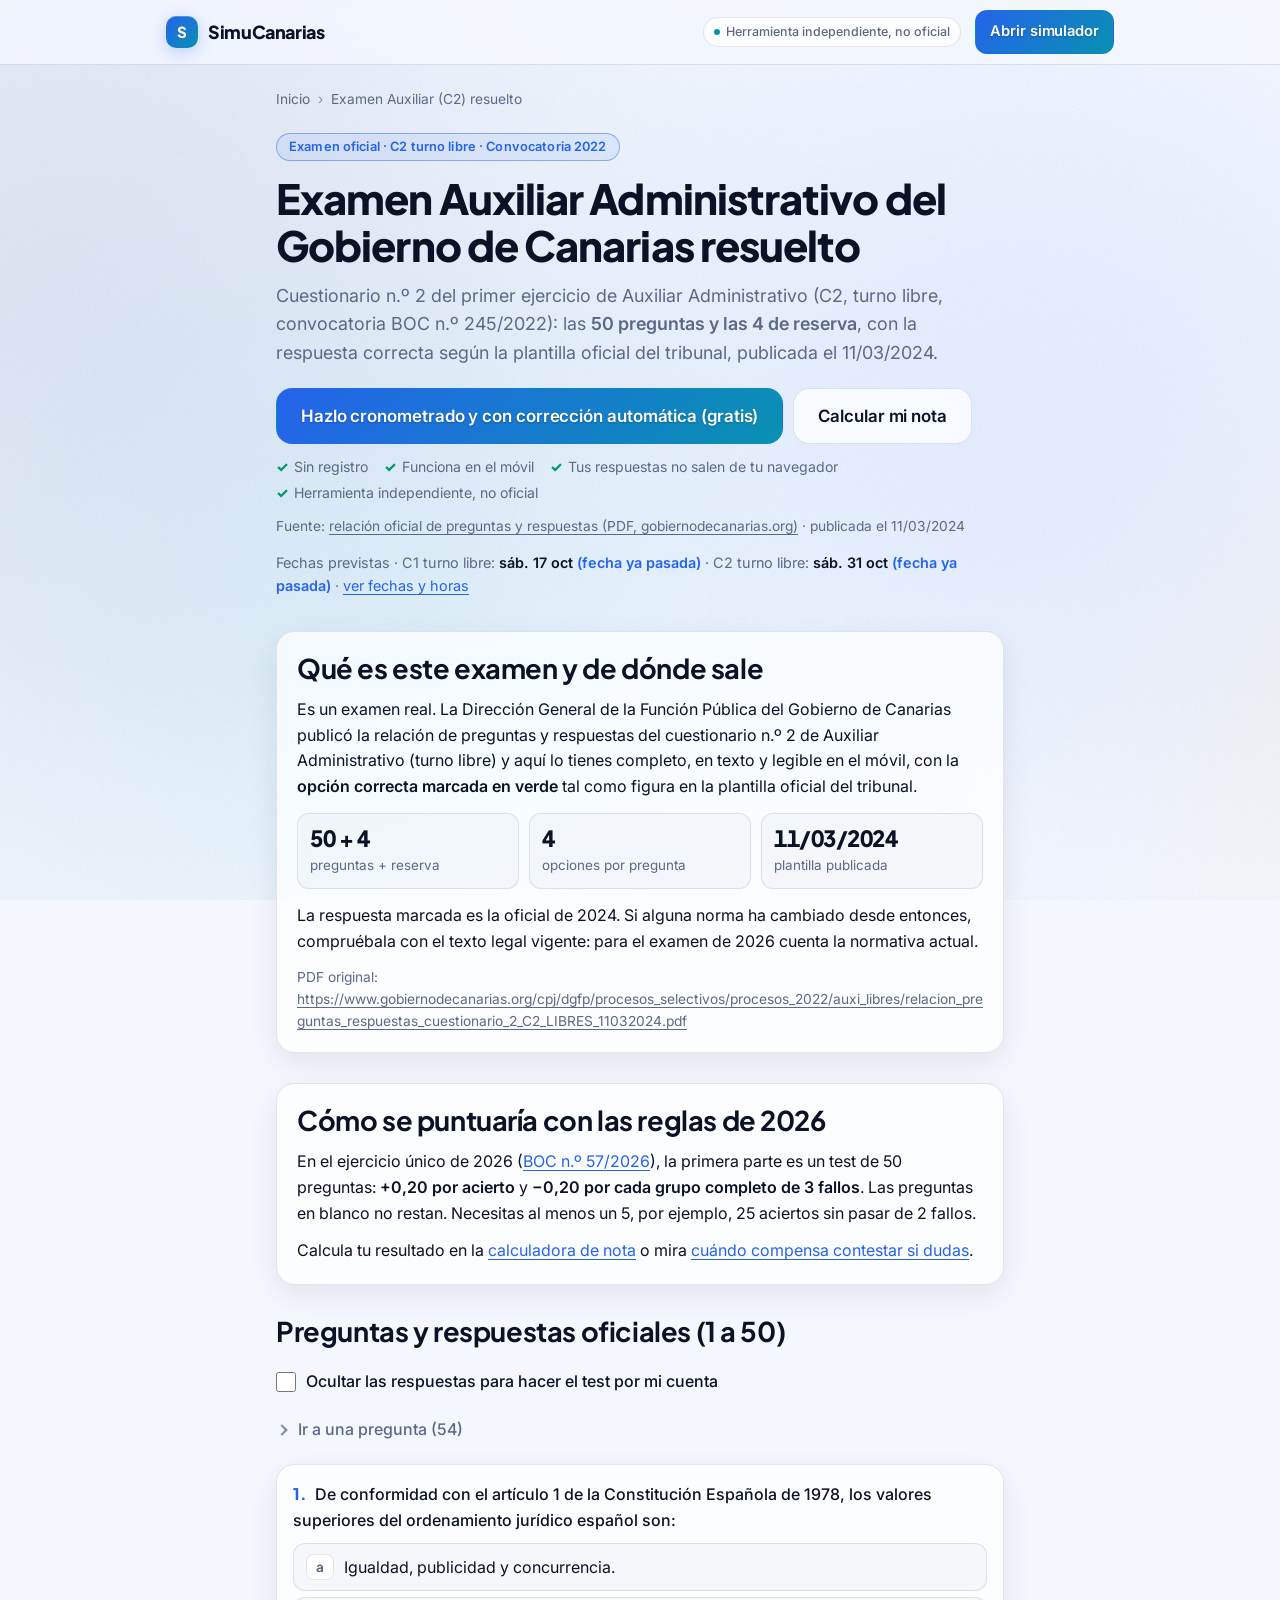
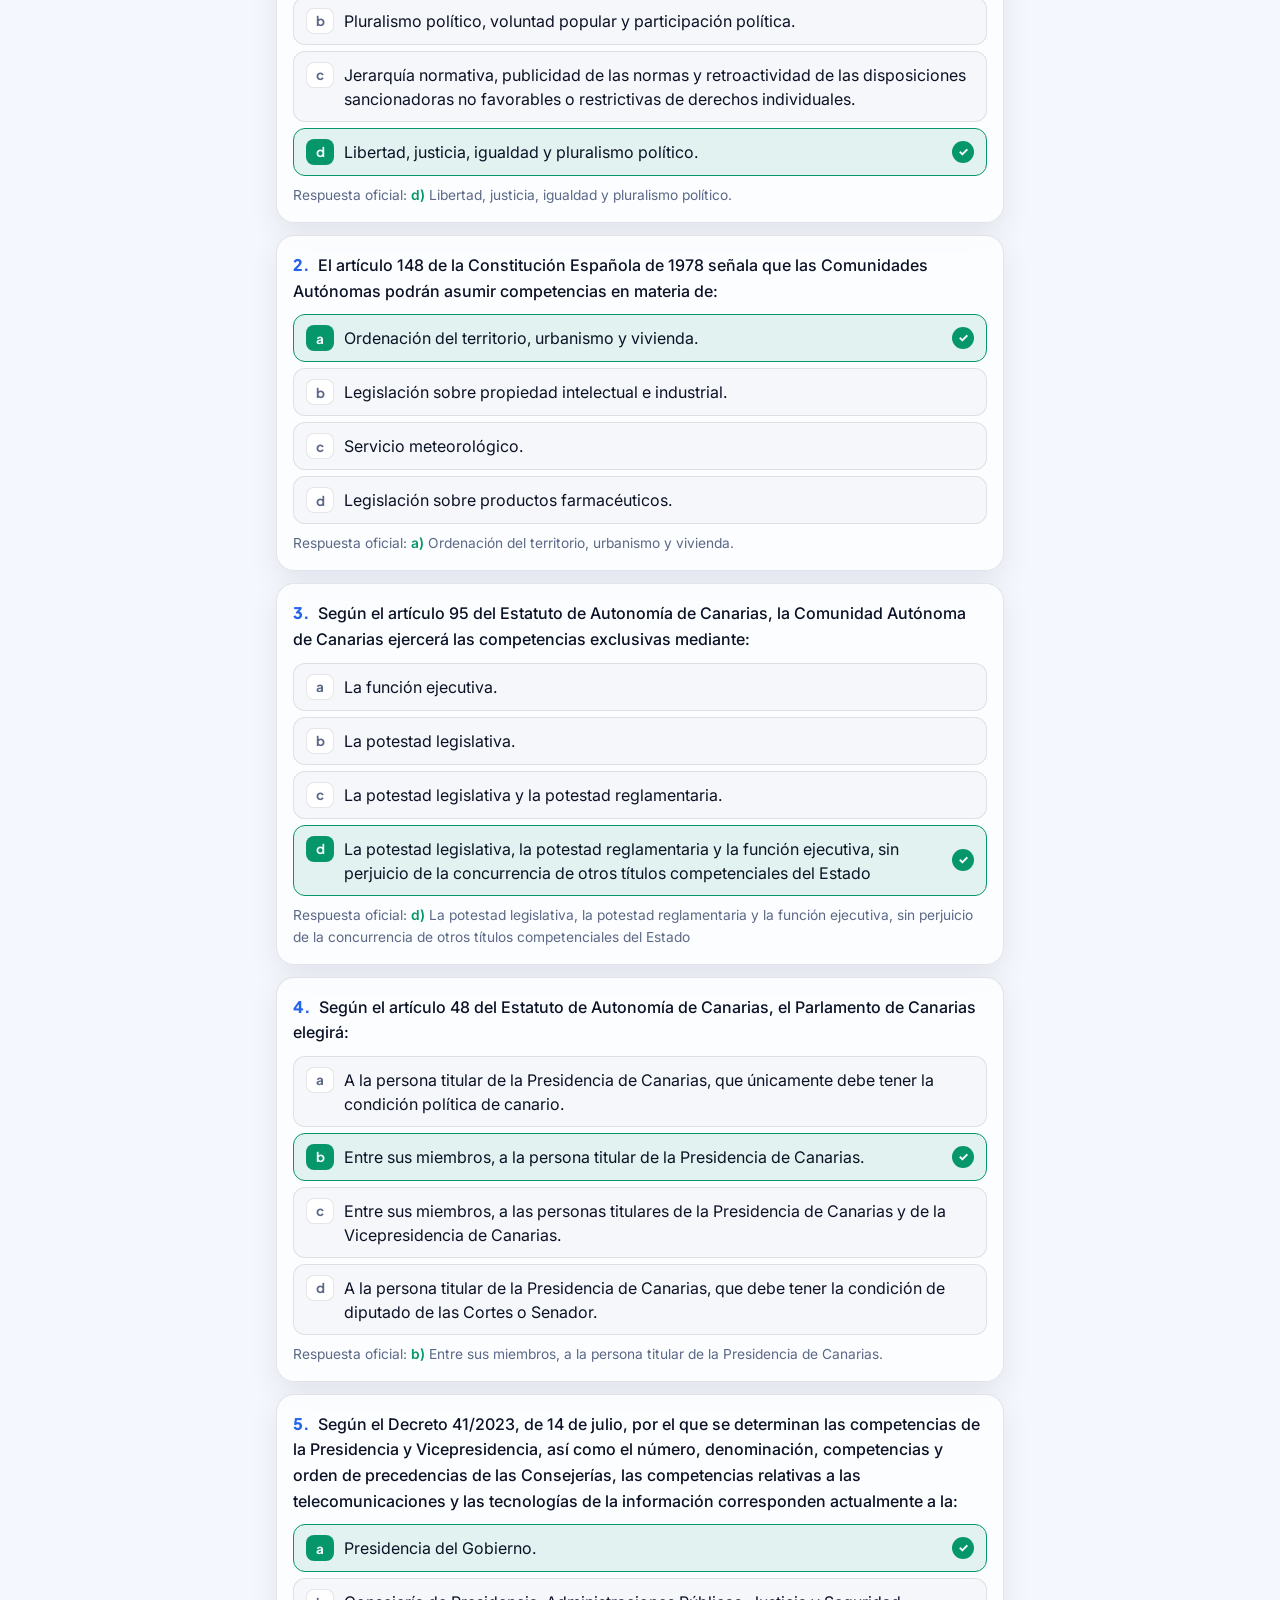
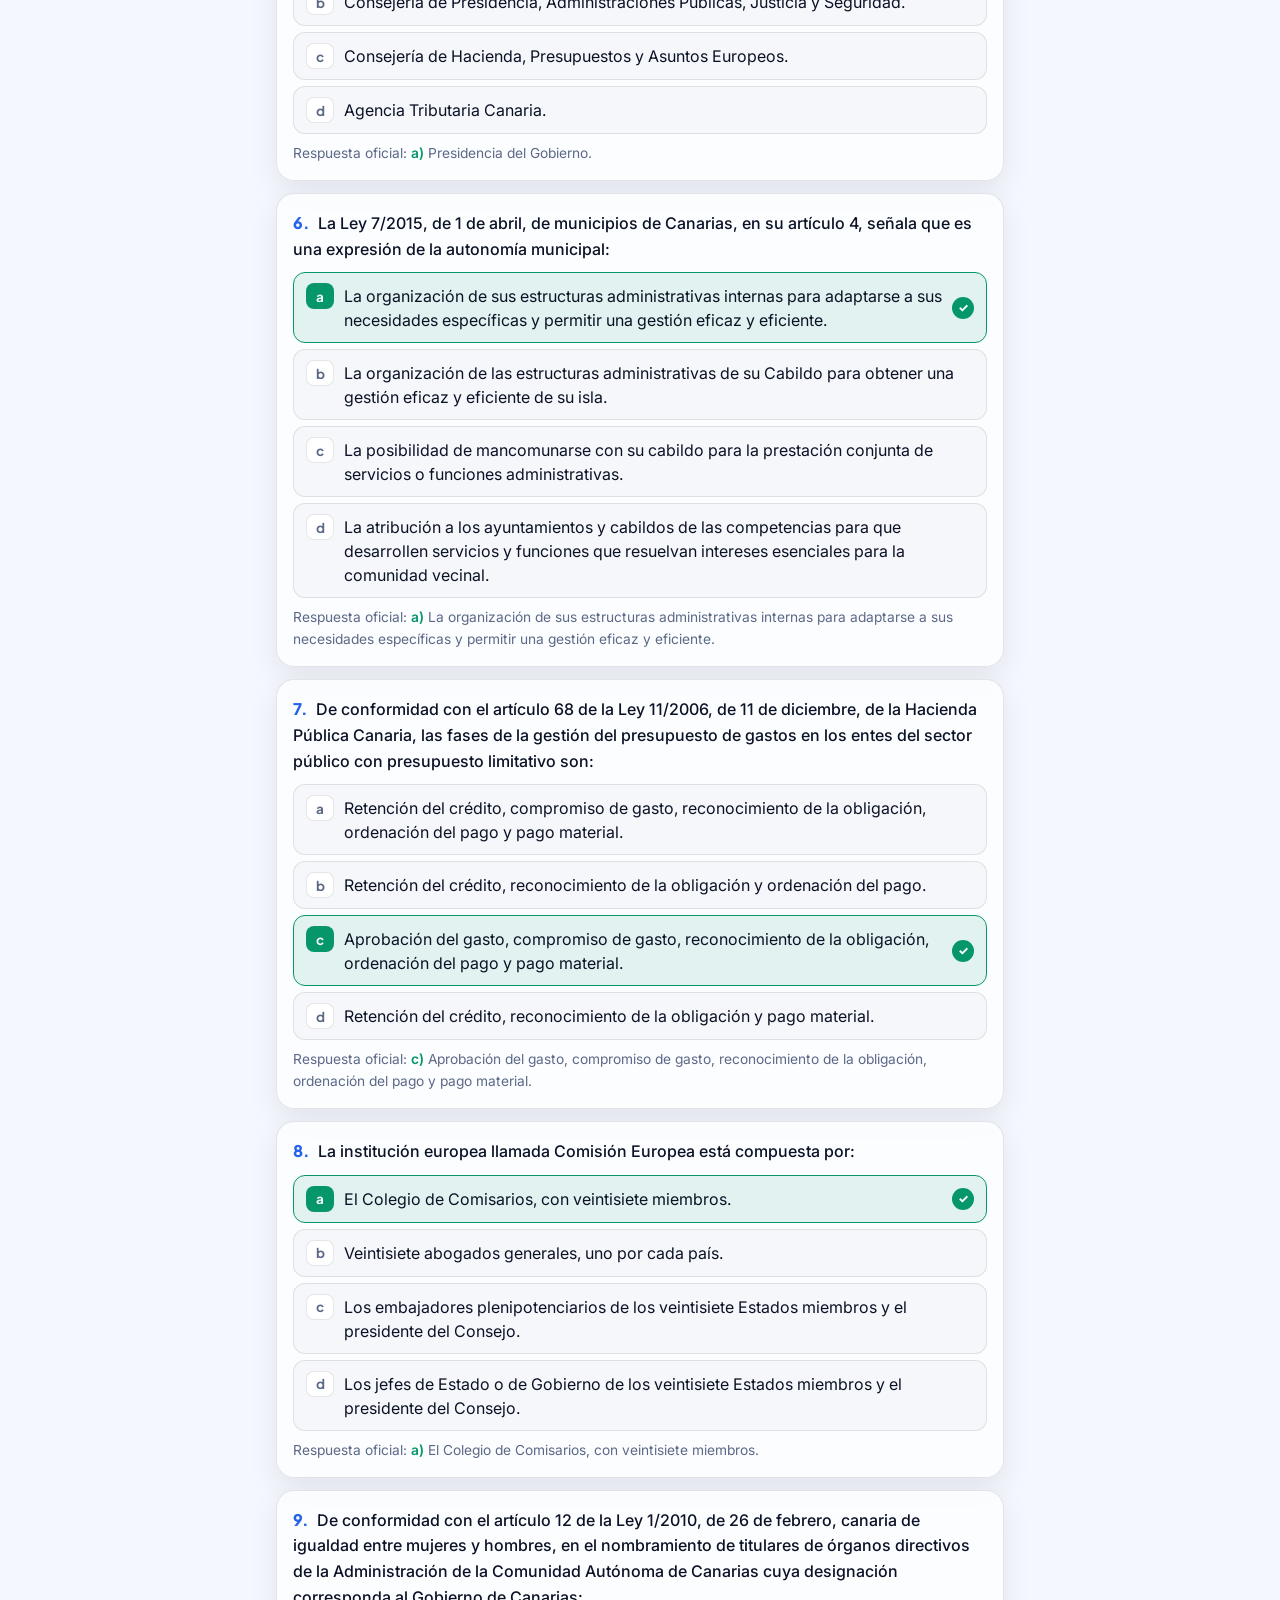
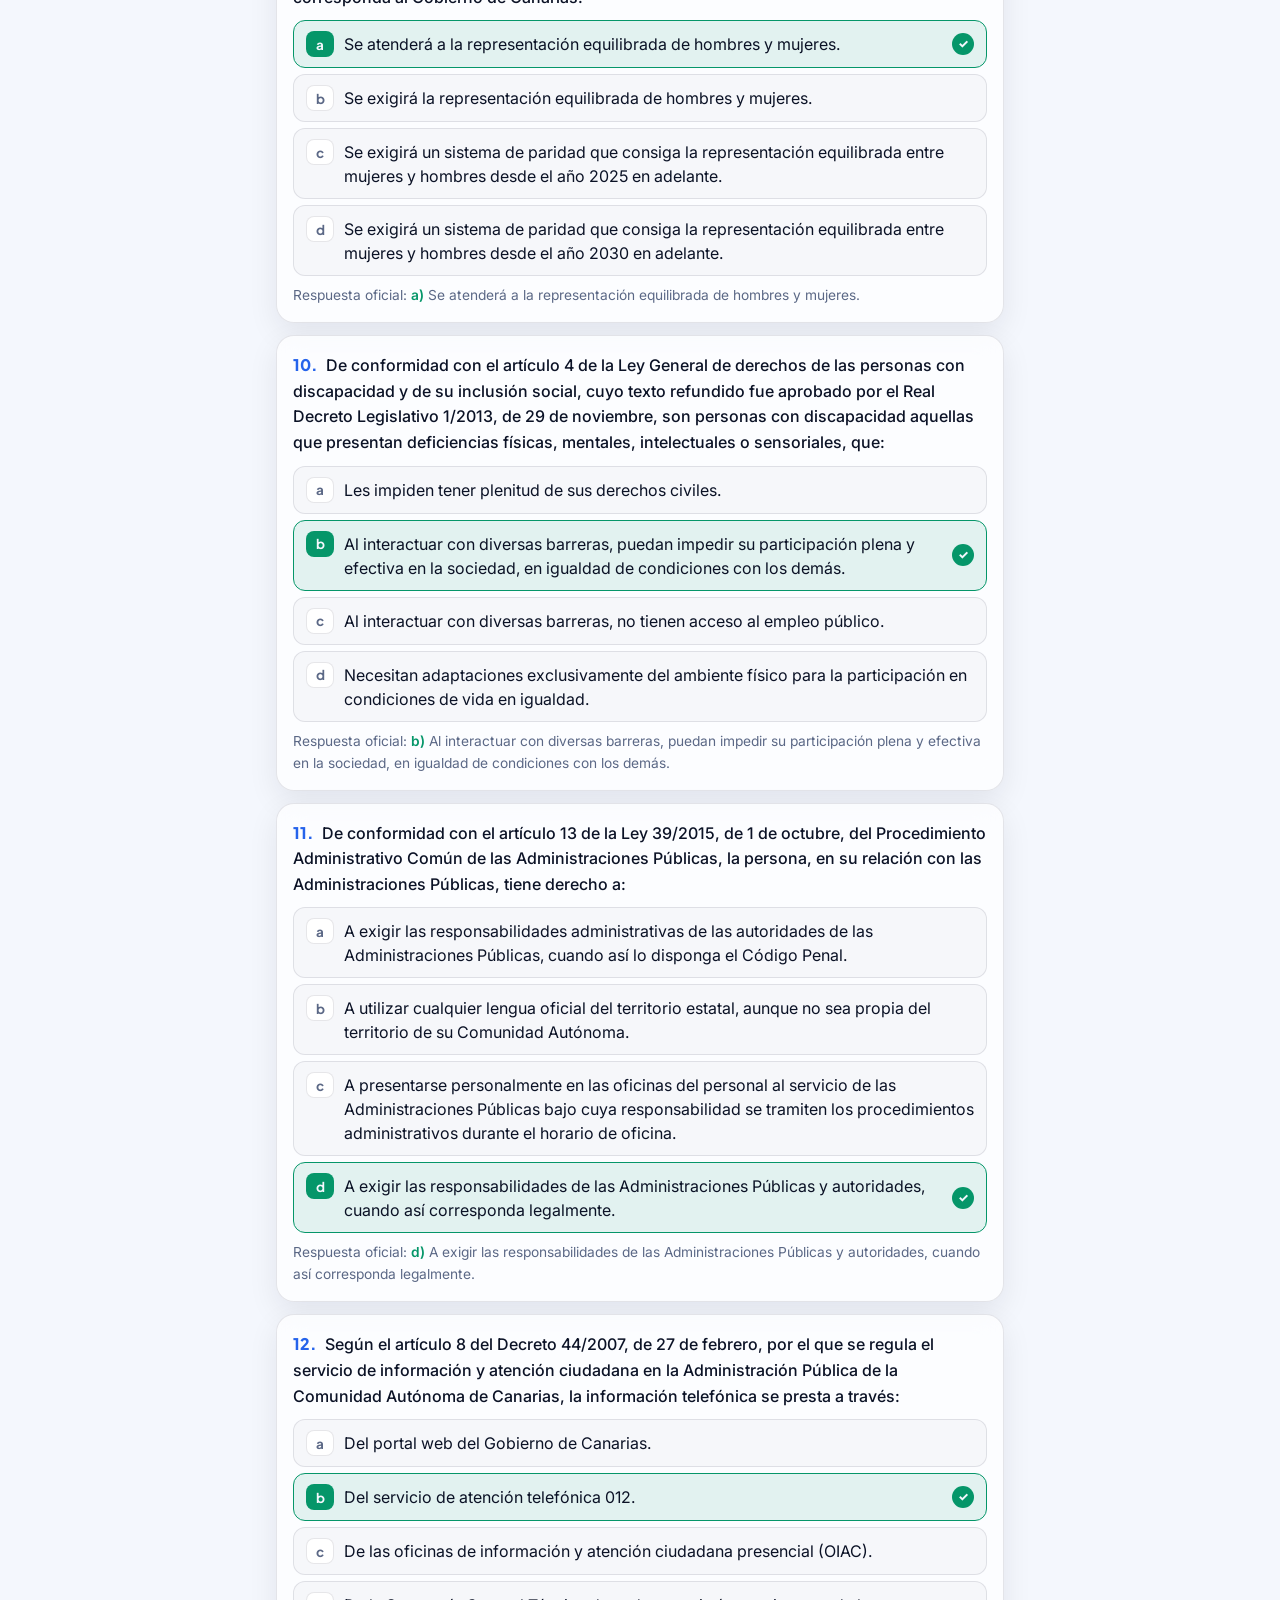
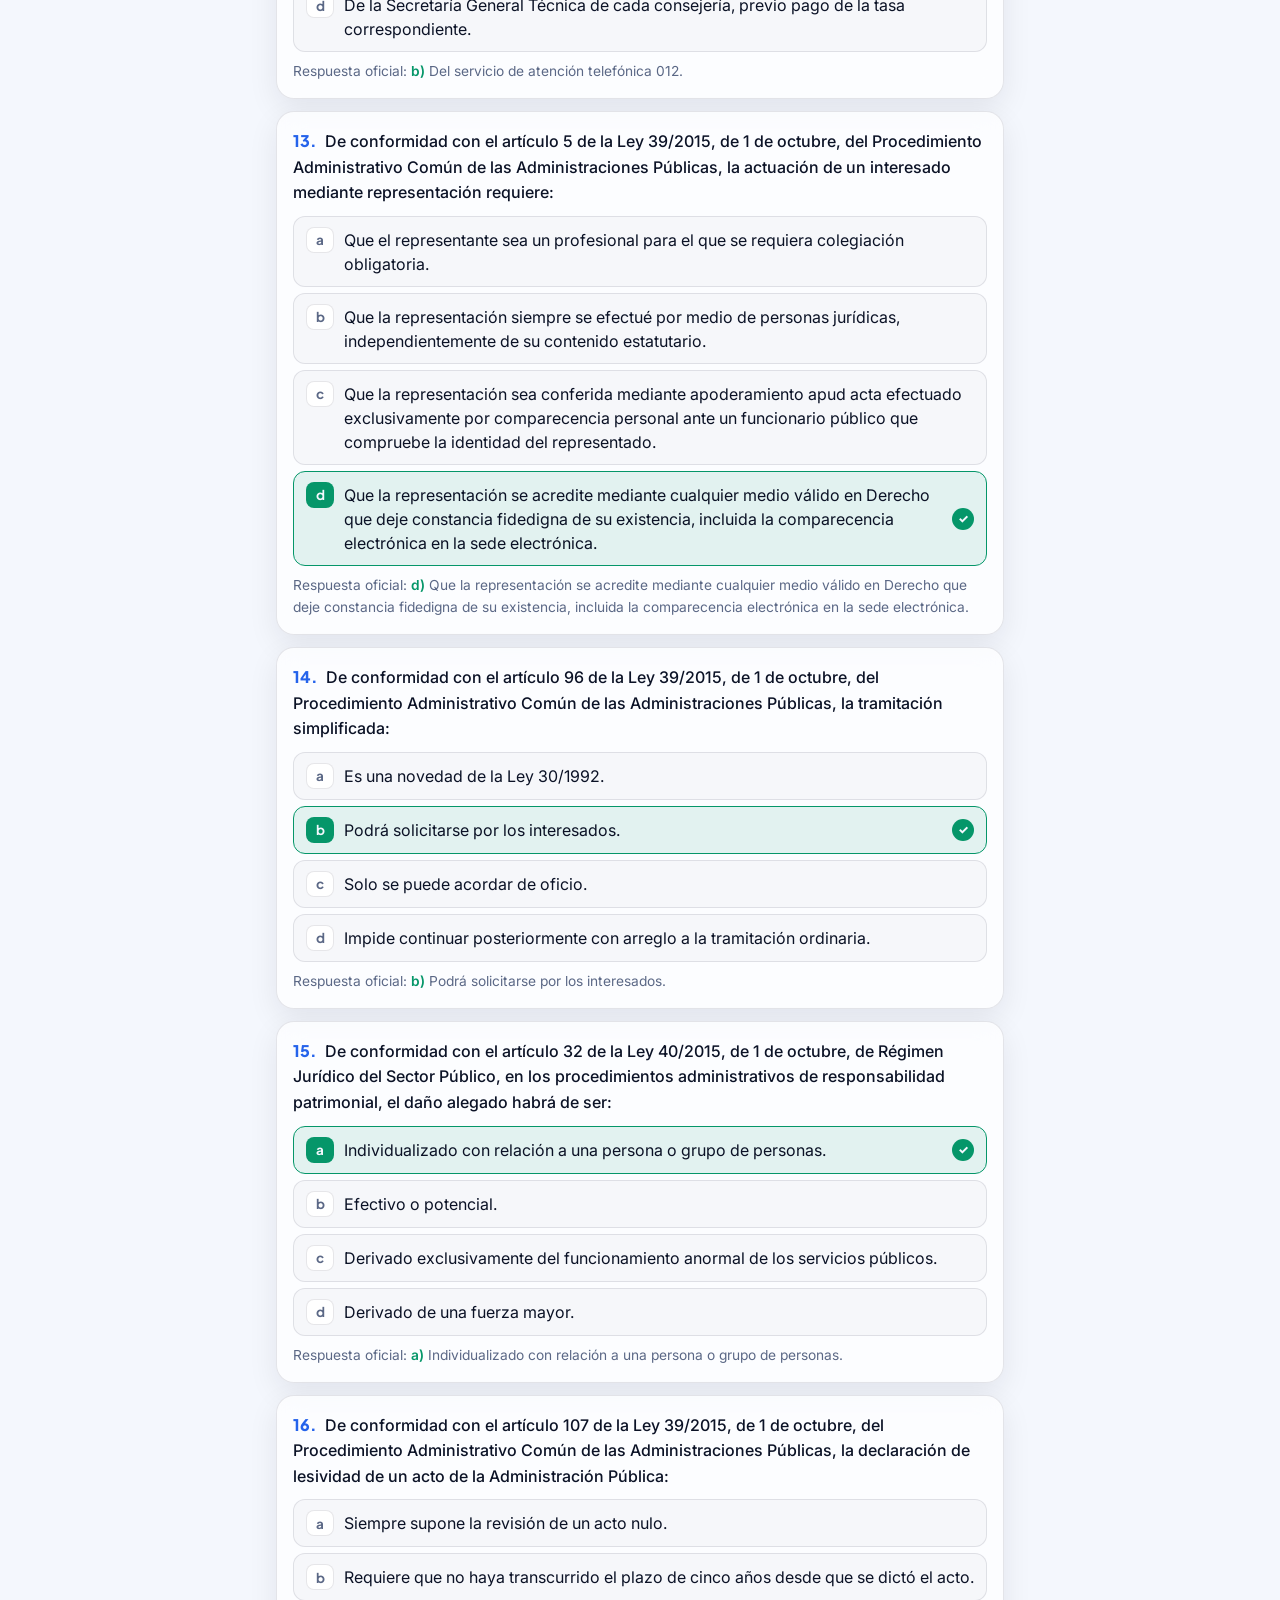
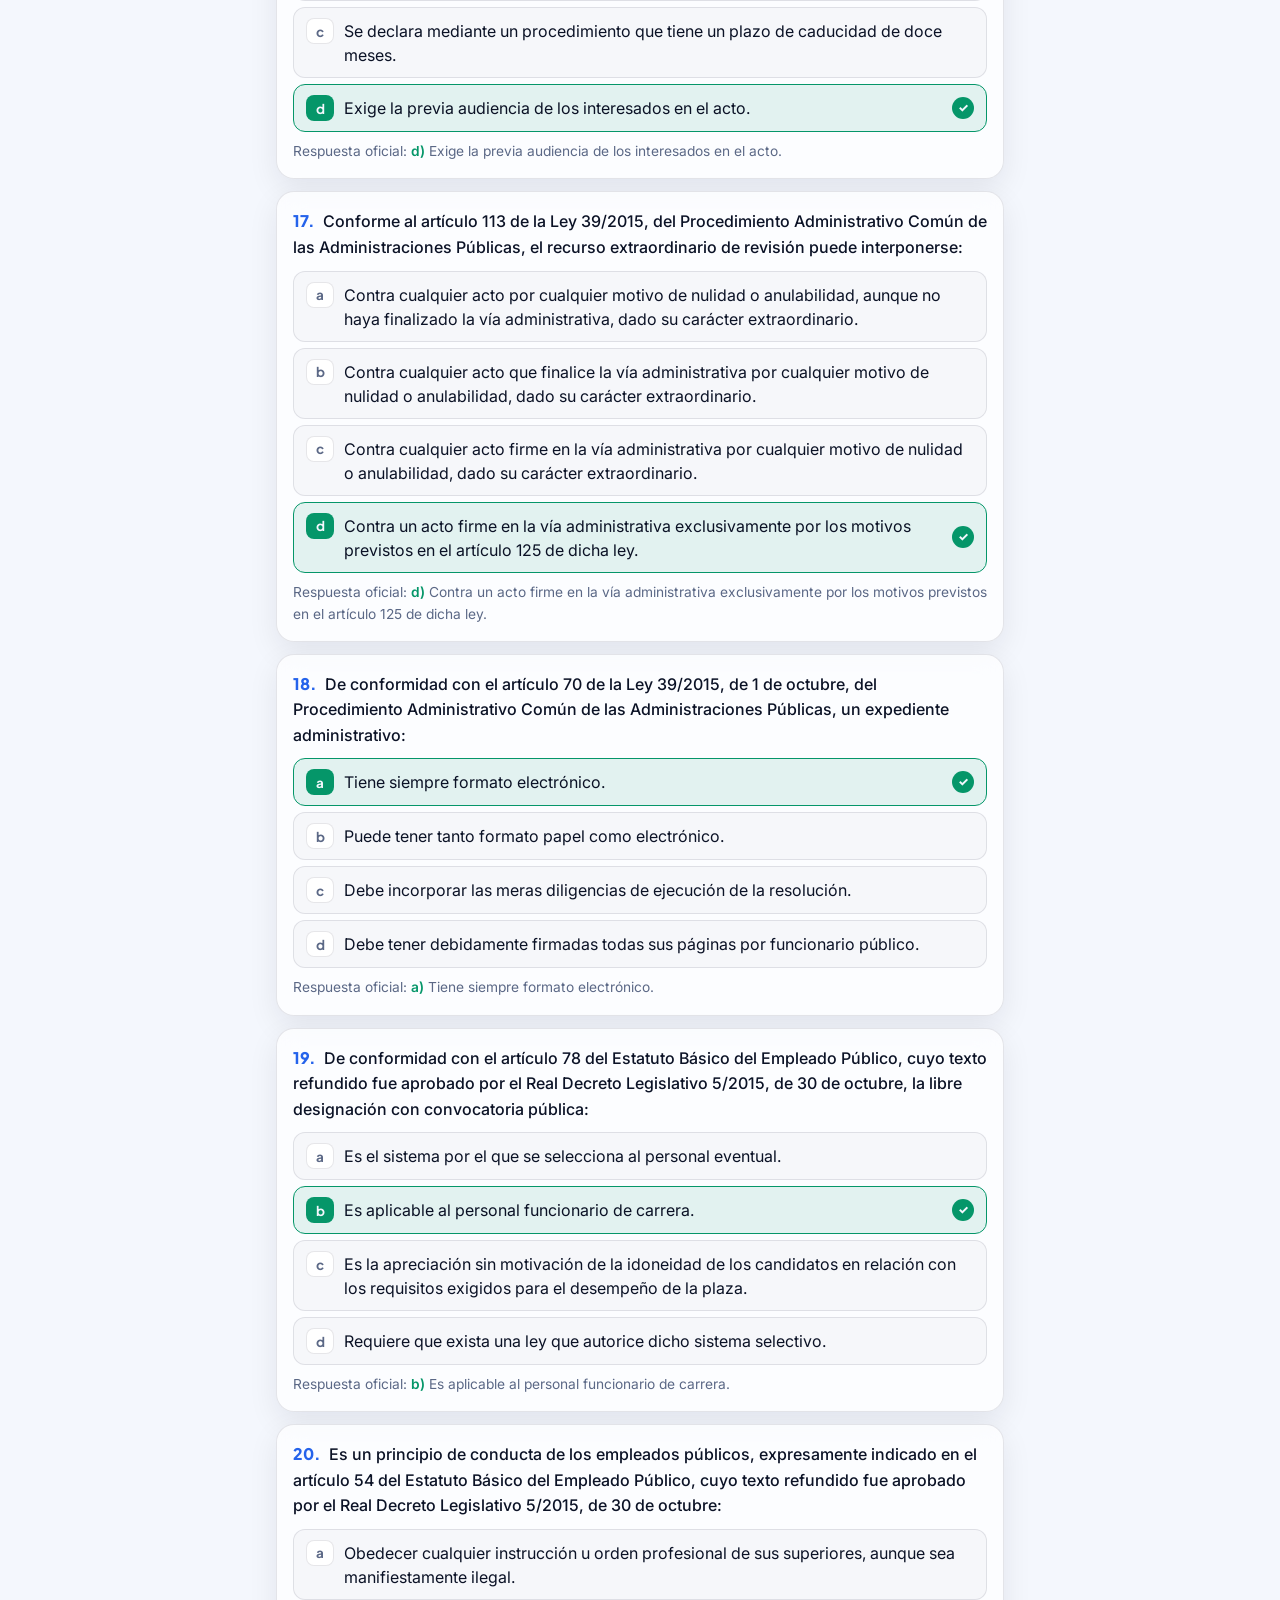
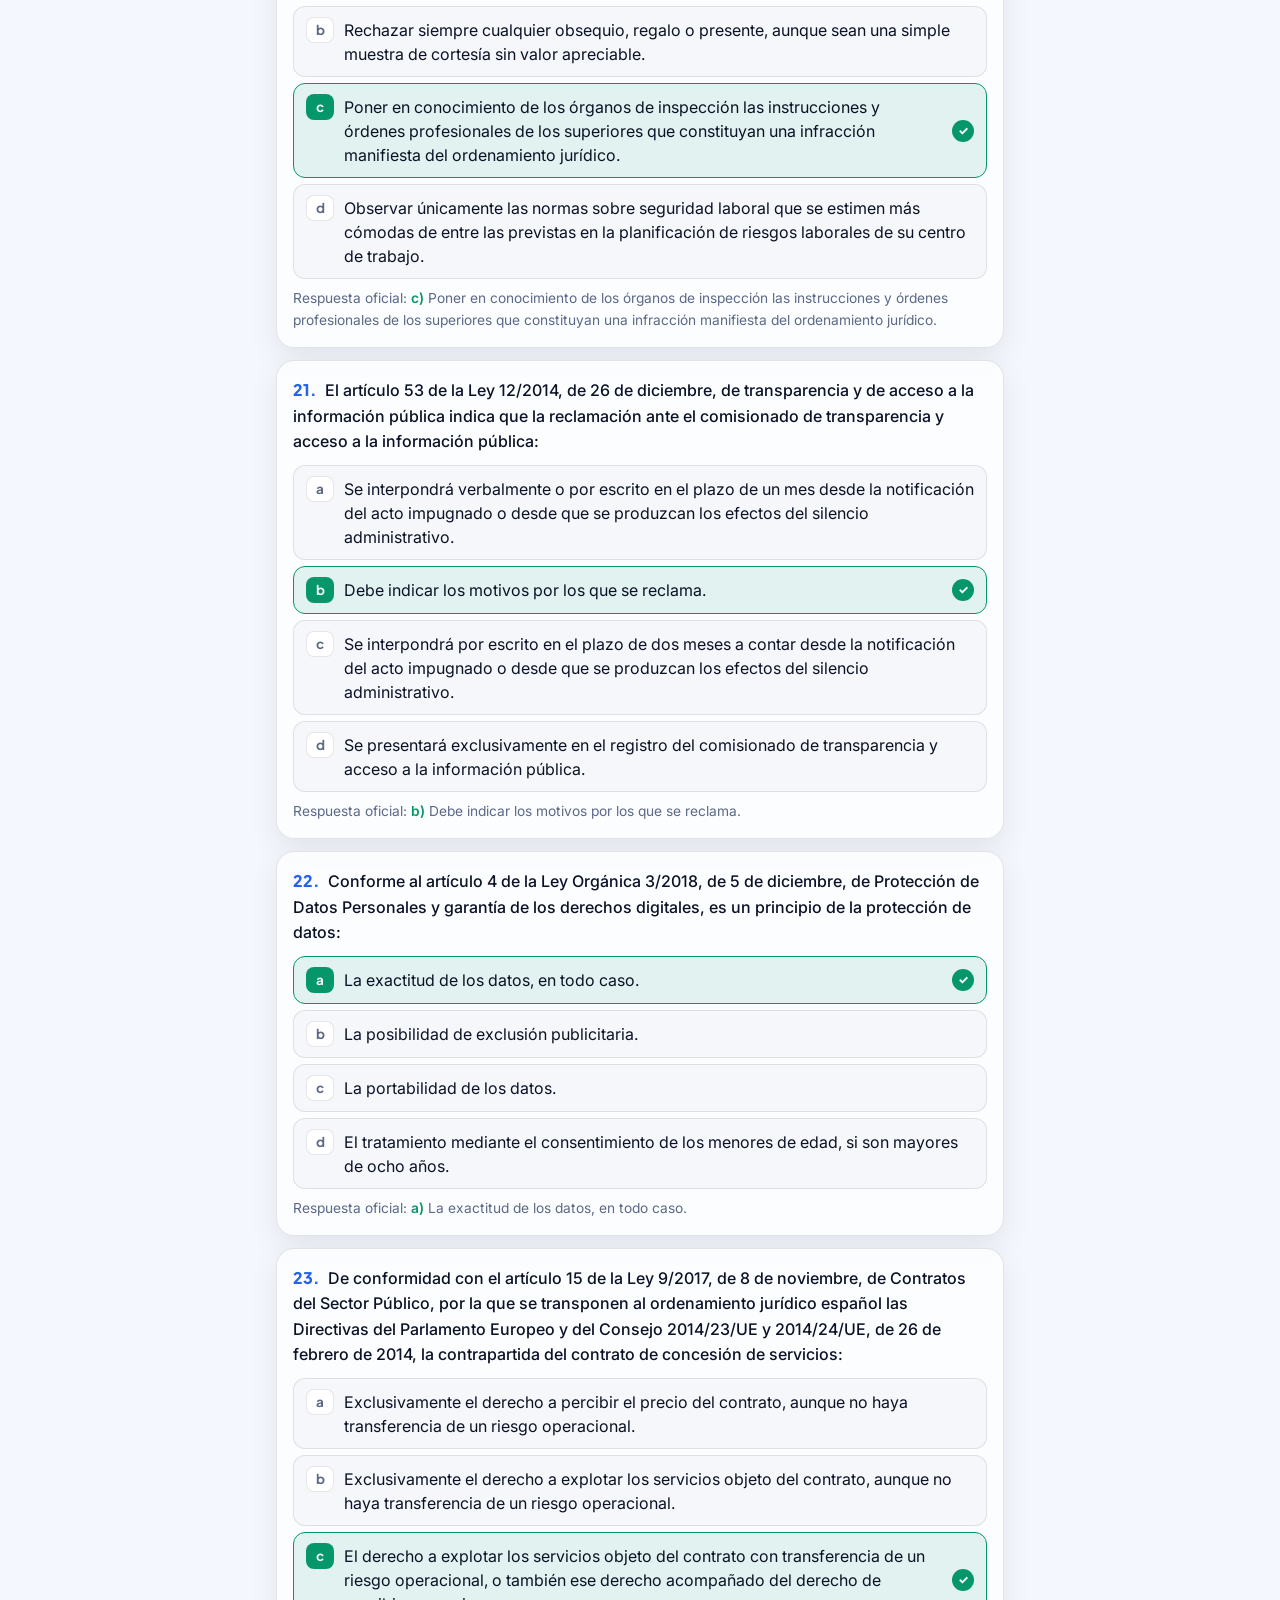
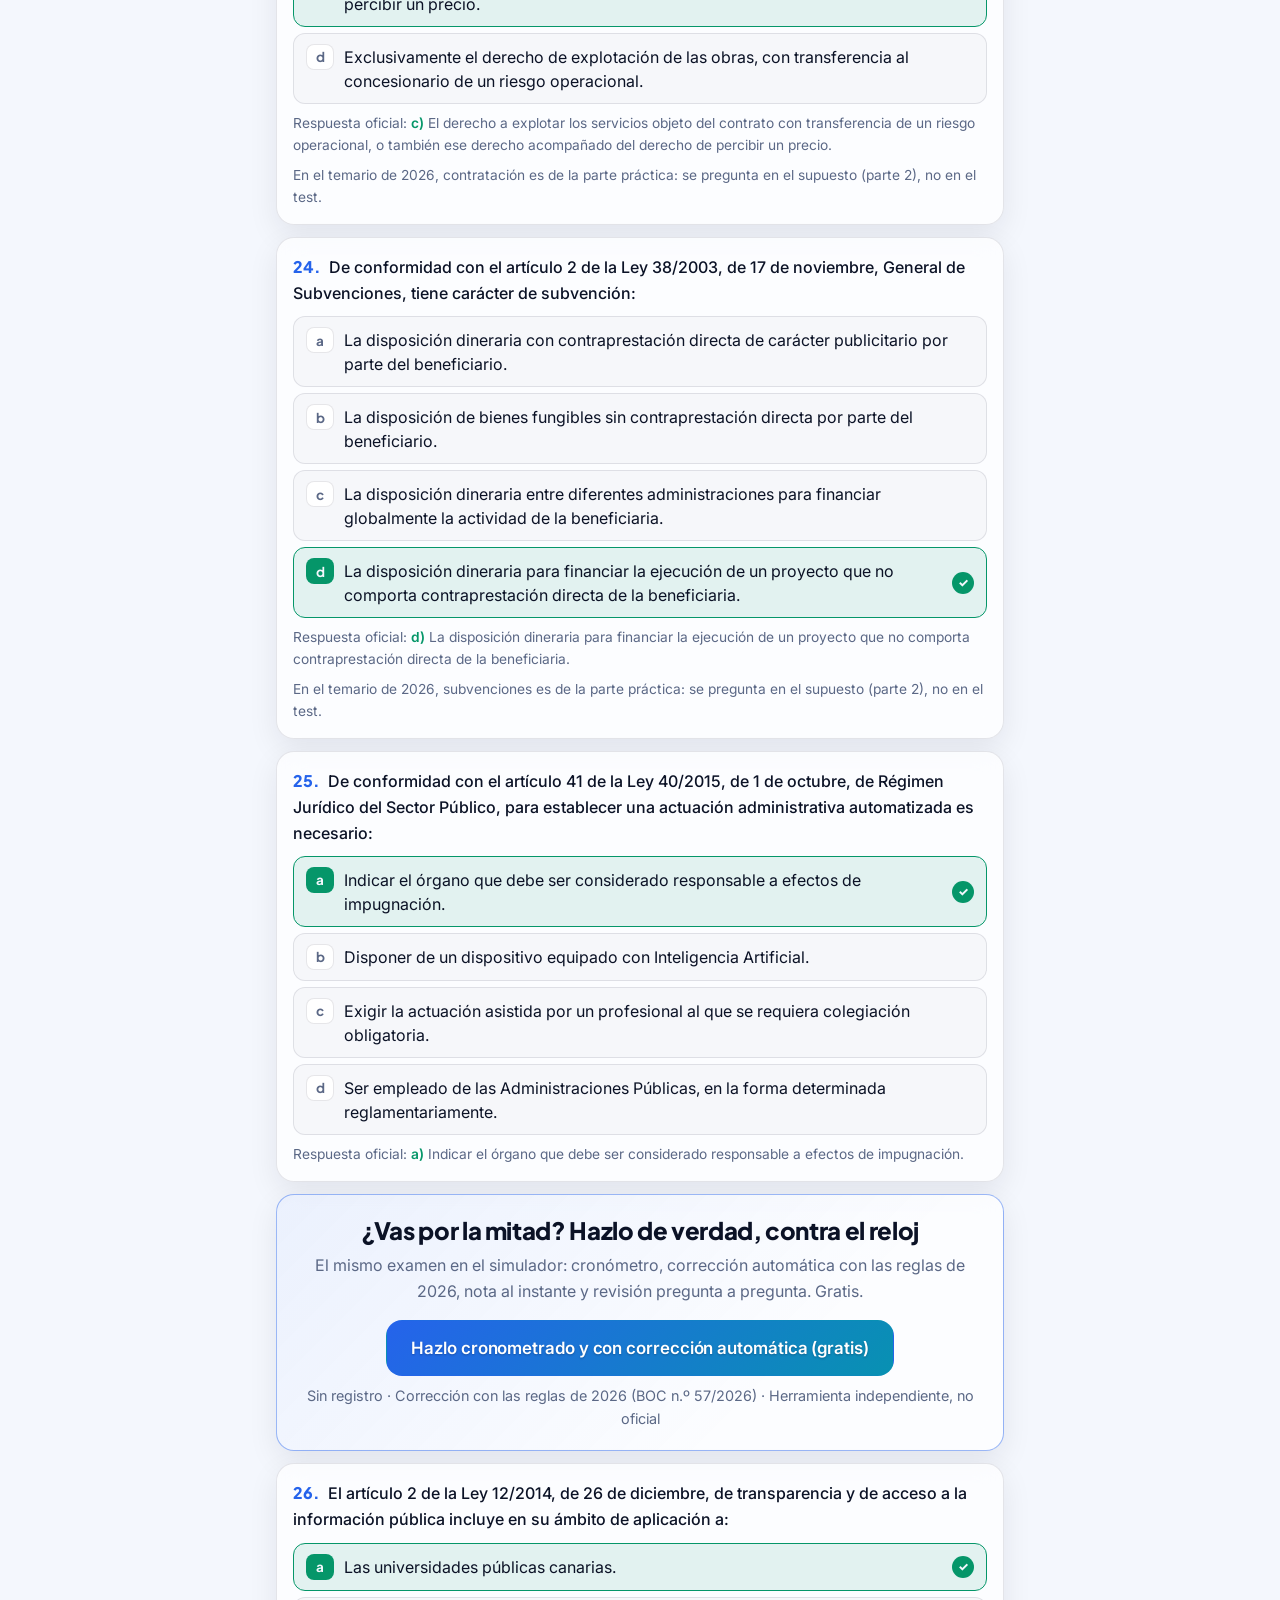
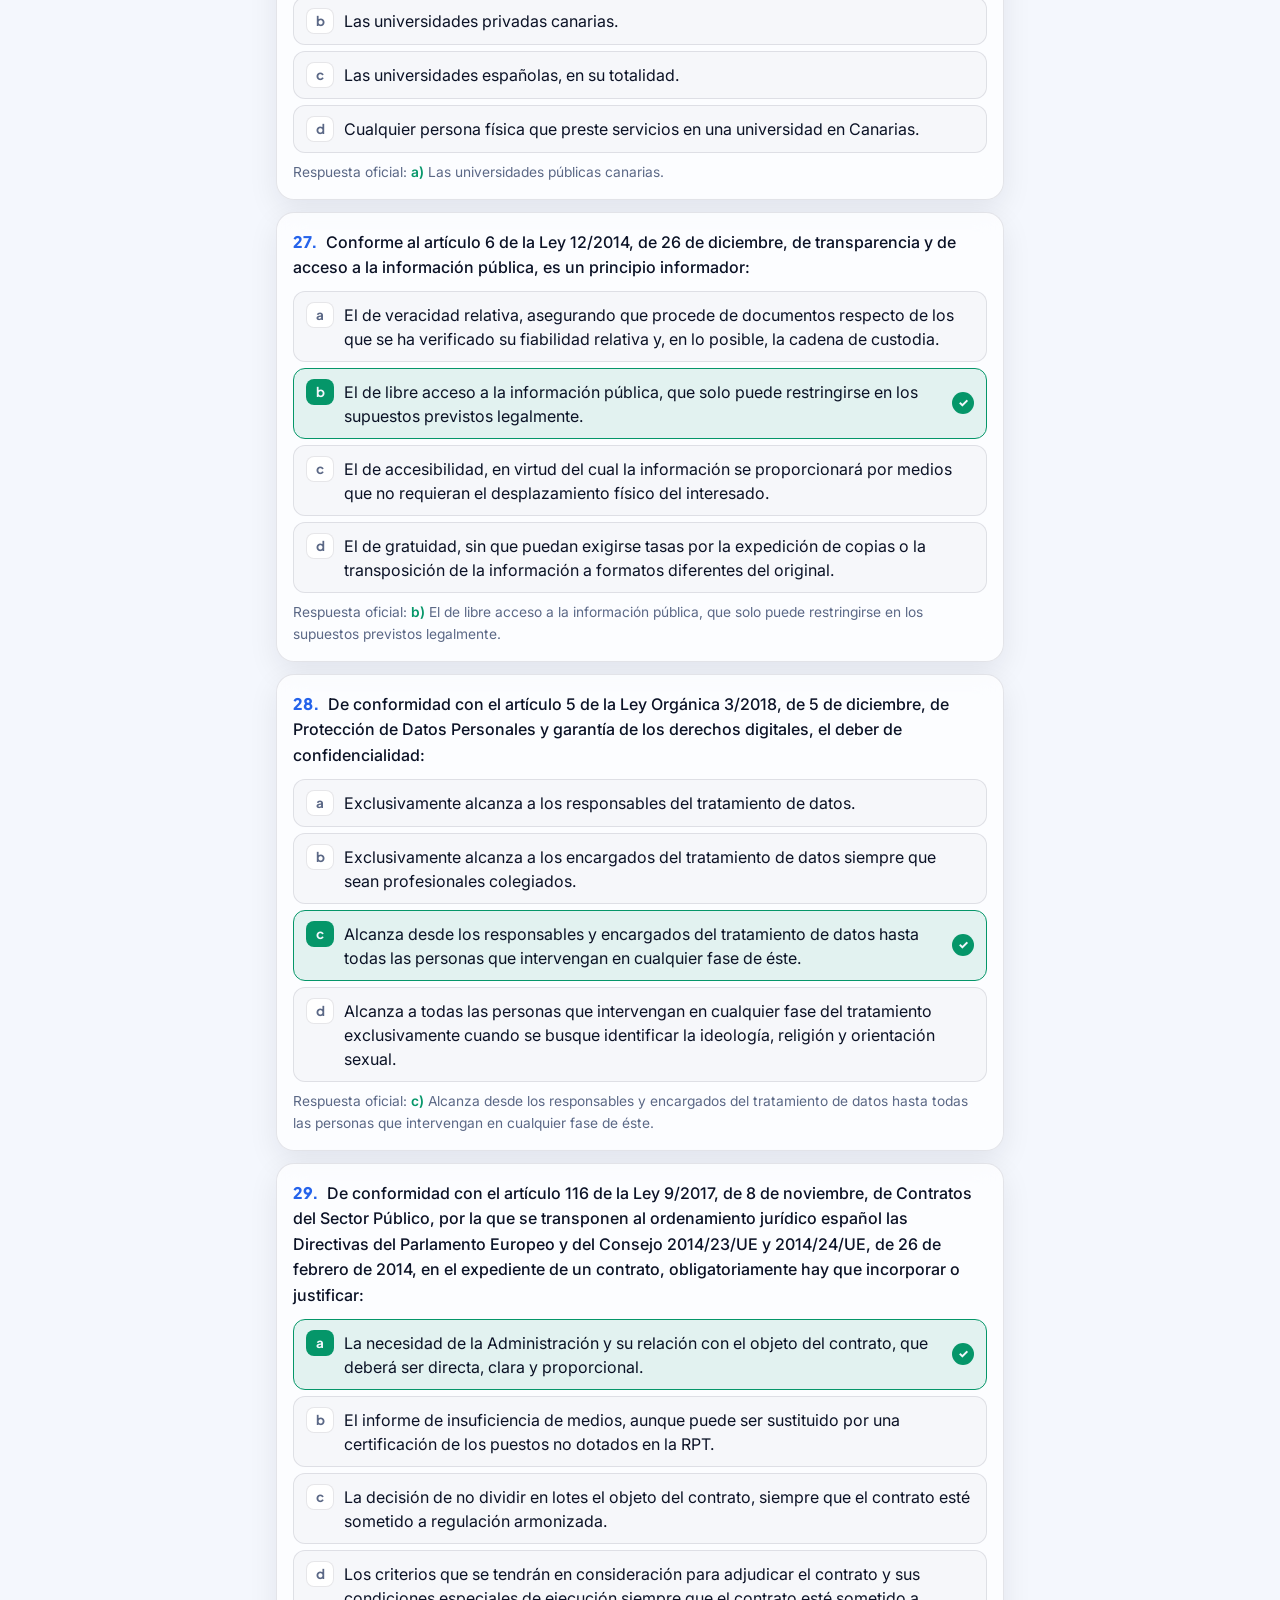
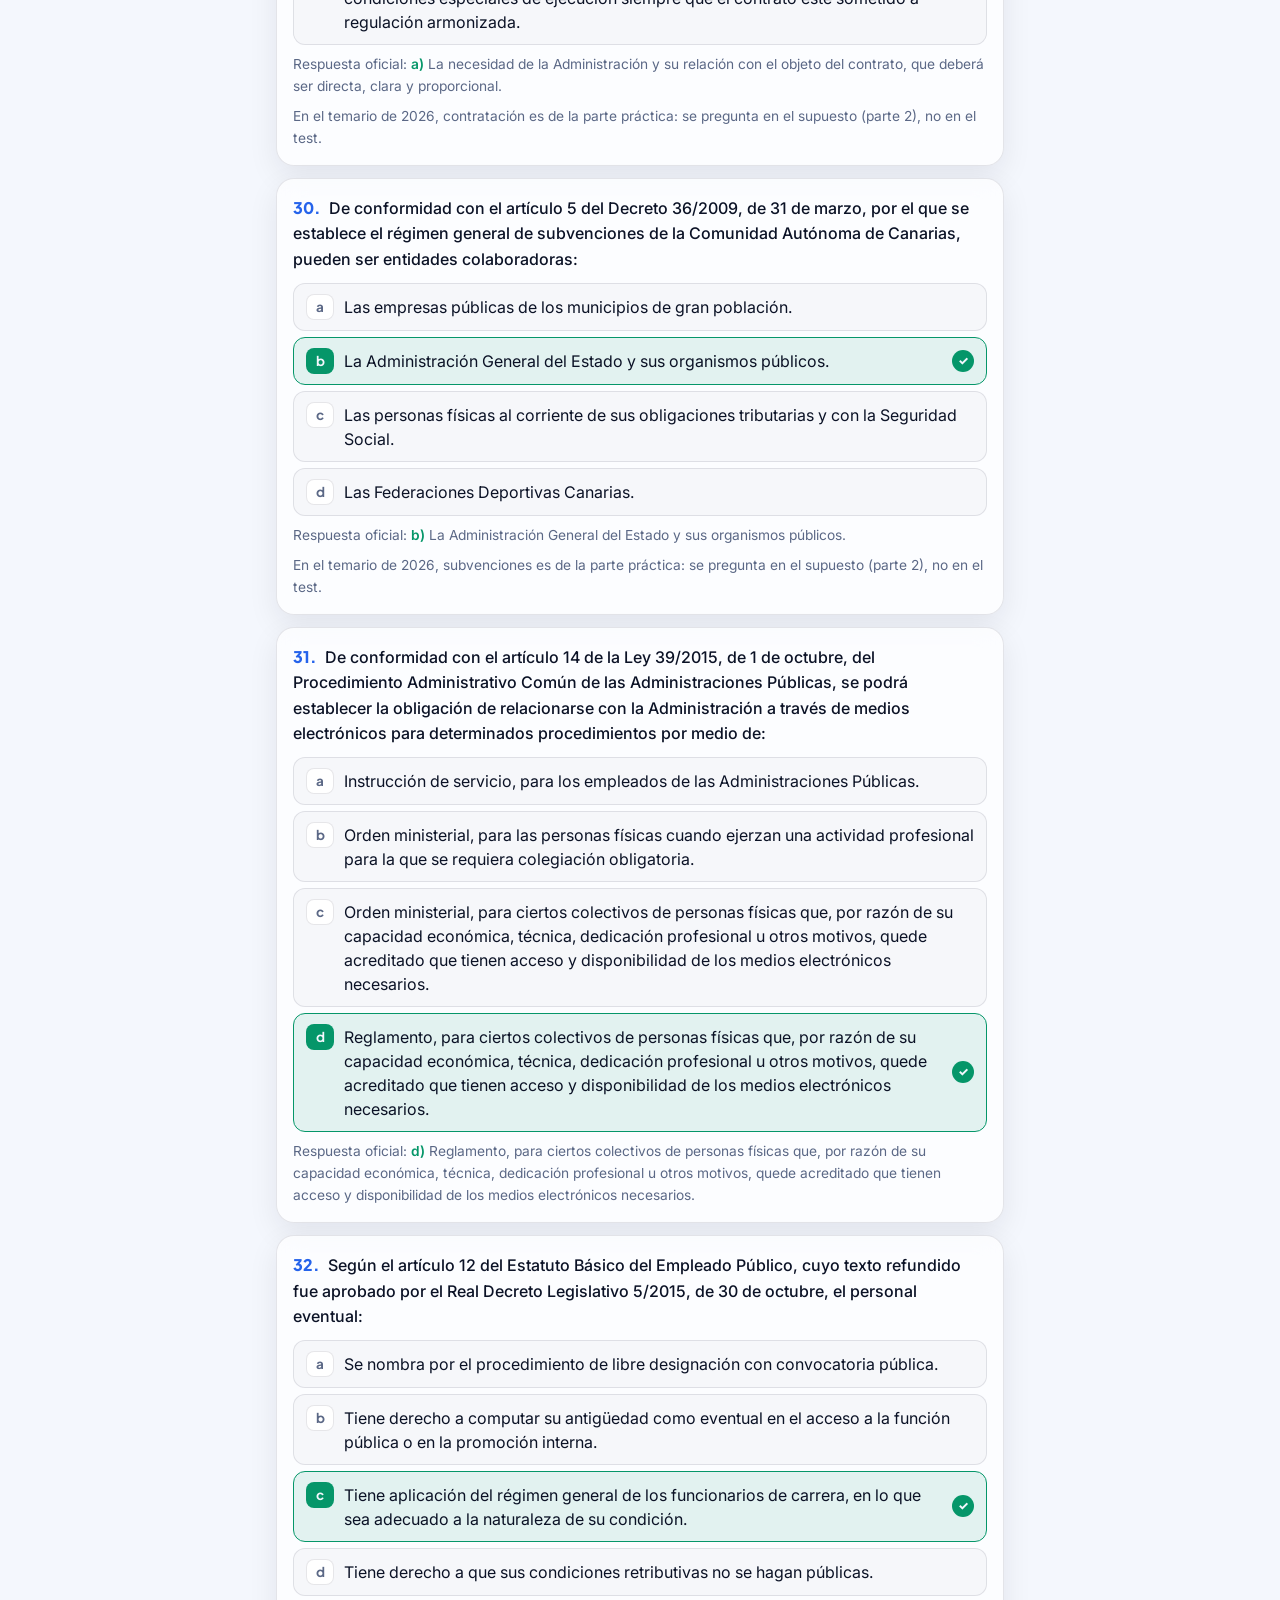
<file: examen-auxiliar-administrativo-canarias-resuelto/index.html>
<!doctype html>
<html lang="es">
<head>
<meta charset="utf-8">
<script>if(/github\.io$/.test(location.hostname)){location.replace("https://simucanarias.pages.dev"+location.pathname.replace(/^\/simucanarias/,"").replace(/index\.html$/,"")+location.search+location.hash)}</script>
<meta name="viewport" content="width=device-width, initial-scale=1">
<title>Examen Auxiliar Administrativo Gobierno de Canarias resuelto</title>
<meta name="description" content="Examen oficial de Auxiliar Administrativo (C2) del Gobierno de Canarias: 54 preguntas con la plantilla del tribunal. Hazlo cronometrado gratis.">
<meta name="robots" content="index, follow, max-image-preview:large">
<link rel="canonical" href="https://simucanarias.pages.dev/examen-auxiliar-administrativo-canarias-resuelto/">
<meta property="og:type" content="article">
<meta property="og:site_name" content="SimuCanarias">
<meta property="og:locale" content="es_ES">
<meta property="og:title" content="Examen Auxiliar Administrativo Gobierno de Canarias resuelto">
<meta property="og:description" content="Examen oficial de Auxiliar Administrativo (C2) del Gobierno de Canarias: 54 preguntas con la plantilla del tribunal. Hazlo cronometrado gratis.">
<meta property="og:url" content="https://simucanarias.pages.dev/examen-auxiliar-administrativo-canarias-resuelto/">
<meta property="og:image" content="https://simucanarias.pages.dev/og.png">
<meta property="og:image:width" content="1200">
<meta property="og:image:height" content="630">
<meta name="twitter:card" content="summary_large_image">
<meta name="twitter:title" content="Examen Auxiliar Administrativo Gobierno de Canarias resuelto">
<meta name="twitter:description" content="Examen oficial de Auxiliar Administrativo (C2) del Gobierno de Canarias: 54 preguntas con la plantilla del tribunal. Hazlo cronometrado gratis.">
<meta name="twitter:image" content="https://simucanarias.pages.dev/og.png">
<link rel="icon" href="data:image/svg+xml,%3Csvg xmlns='http://www.w3.org/2000/svg' viewBox='0 0 32 32'%3E%3Crect width='32' height='32' rx='8' fill='%230a5cc2'/%3E%3Ctext x='16' y='22' font-size='16' text-anchor='middle' fill='white' font-family='Arial' font-weight='bold'%3ES%3C/text%3E%3C/svg%3E">
<meta name="color-scheme" content="dark light">
<meta name="theme-color" content="#060a17" media="(prefers-color-scheme: dark)">
<meta name="theme-color" content="#f4f7fd" media="(prefers-color-scheme: light)">
<link rel="preconnect" href="https://fonts.googleapis.com">
<link rel="preconnect" href="https://fonts.gstatic.com" crossorigin>
<link rel="stylesheet" href="https://fonts.googleapis.com/css2?family=Inter:wght@400;500;600&family=Plus+Jakarta+Sans:wght@600;700;800&display=swap">
<link rel="stylesheet" href="../assets/app.css">
<link rel="stylesheet" href="../assets/seo.css">
<script type="application/ld+json">
{
 "@context": "https://schema.org",
 "@graph": [
  {
   "@type": "BreadcrumbList",
   "itemListElement": [
    {
     "@type": "ListItem",
     "position": 1,
     "name": "Inicio",
     "item": "https://simucanarias.pages.dev/"
    },
    {
     "@type": "ListItem",
     "position": 2,
     "name": "Examen Auxiliar (C2) resuelto",
     "item": "https://simucanarias.pages.dev/examen-auxiliar-administrativo-canarias-resuelto/"
    }
   ]
  },
  {
   "@type": "Quiz",
   "name": "Examen Auxiliar Administrativo del Gobierno de Canarias resuelto",
   "description": "Examen oficial de Auxiliar Administrativo (C2) del Gobierno de Canarias: 54 preguntas con la plantilla del tribunal. Hazlo cronometrado gratis.",
   "url": "https://simucanarias.pages.dev/examen-auxiliar-administrativo-canarias-resuelto/",
   "inLanguage": "es",
   "educationalLevel": "C2 · Auxiliar Administrativo",
   "learningResourceType": "Examen oficial resuelto",
   "isAccessibleForFree": true,
   "about": {
    "@type": "Thing",
    "name": "Oposiciones Auxiliar Administrativo Gobierno de Canarias"
   },
   "isBasedOn": {
    "@type": "CreativeWork",
    "name": "C2 Auxiliar · Turno libre · Convocatoria BOC 245/2022 · Primer ejercicio (cuestionario n.º 2)",
    "url": "https://www.gobiernodecanarias.org/cpj/dgfp/procesos_selectivos/procesos_2022/auxi_libres/relacion_preguntas_respuestas_cuestionario_2_C2_LIBRES_11032024.pdf"
   },
   "provider": {
    "@type": "Organization",
    "@id": "https://simucanarias.pages.dev/#org",
    "name": "SimuCanarias",
    "url": "https://simucanarias.pages.dev/"
   },
   "hasPart": [
    {
     "@type": "Question",
     "eduQuestionType": "Multiple choice",
     "position": 1,
     "text": "De conformidad con el artículo 1 de la Constitución Española de 1978, los valores superiores del ordenamiento jurídico español son:",
     "suggestedAnswer": [
      {
       "@type": "Answer",
       "position": 0,
       "text": "Igualdad, publicidad y concurrencia."
      },
      {
       "@type": "Answer",
       "position": 1,
       "text": "Pluralismo político, voluntad popular y participación política."
      },
      {
       "@type": "Answer",
       "position": 2,
       "text": "Jerarquía normativa, publicidad de las normas y retroactividad de las disposiciones sancionadoras no favorables o restrictivas de derechos individuales."
      }
     ],
     "acceptedAnswer": {
      "@type": "Answer",
      "position": 3,
      "text": "Libertad, justicia, igualdad y pluralismo político."
     }
    },
    {
     "@type": "Question",
     "eduQuestionType": "Multiple choice",
     "position": 2,
     "text": "El artículo 148 de la Constitución Española de 1978 señala que las Comunidades Autónomas podrán asumir competencias en materia de:",
     "suggestedAnswer": [
      {
       "@type": "Answer",
       "position": 1,
       "text": "Legislación sobre propiedad intelectual e industrial."
      },
      {
       "@type": "Answer",
       "position": 2,
       "text": "Servicio meteorológico."
      },
      {
       "@type": "Answer",
       "position": 3,
       "text": "Legislación sobre productos farmacéuticos."
      }
     ],
     "acceptedAnswer": {
      "@type": "Answer",
      "position": 0,
      "text": "Ordenación del territorio, urbanismo y vivienda."
     }
    },
    {
     "@type": "Question",
     "eduQuestionType": "Multiple choice",
     "position": 3,
     "text": "Según el artículo 95 del Estatuto de Autonomía de Canarias, la Comunidad Autónoma de Canarias ejercerá las competencias exclusivas mediante:",
     "suggestedAnswer": [
      {
       "@type": "Answer",
       "position": 0,
       "text": "La función ejecutiva."
      },
      {
       "@type": "Answer",
       "position": 1,
       "text": "La potestad legislativa."
      },
      {
       "@type": "Answer",
       "position": 2,
       "text": "La potestad legislativa y la potestad reglamentaria."
      }
     ],
     "acceptedAnswer": {
      "@type": "Answer",
      "position": 3,
      "text": "La potestad legislativa, la potestad reglamentaria y la función ejecutiva, sin perjuicio de la concurrencia de otros títulos competenciales del Estado"
     }
    },
    {
     "@type": "Question",
     "eduQuestionType": "Multiple choice",
     "position": 4,
     "text": "Según el artículo 48 del Estatuto de Autonomía de Canarias, el Parlamento de Canarias elegirá:",
     "suggestedAnswer": [
      {
       "@type": "Answer",
       "position": 0,
       "text": "A la persona titular de la Presidencia de Canarias, que únicamente debe tener la condición política de canario."
      },
      {
       "@type": "Answer",
       "position": 2,
       "text": "Entre sus miembros, a las personas titulares de la Presidencia de Canarias y de la Vicepresidencia de Canarias."
      },
      {
       "@type": "Answer",
       "position": 3,
       "text": "A la persona titular de la Presidencia de Canarias, que debe tener la condición de diputado de las Cortes o Senador."
      }
     ],
     "acceptedAnswer": {
      "@type": "Answer",
      "position": 1,
      "text": "Entre sus miembros, a la persona titular de la Presidencia de Canarias."
     }
    },
    {
     "@type": "Question",
     "eduQuestionType": "Multiple choice",
     "position": 5,
     "text": "Según el Decreto 41/2023, de 14 de julio, por el que se determinan las competencias de la Presidencia y Vicepresidencia, así como el número, denominación, competencias y orden de precedencias de las Consejerías, las competencias relativas a las telecomunicaciones y las tecnologías de la información corresponden actualmente a la:",
     "suggestedAnswer": [
      {
       "@type": "Answer",
       "position": 1,
       "text": "Consejería de Presidencia, Administraciones Públicas, Justicia y Seguridad."
      },
      {
       "@type": "Answer",
       "position": 2,
       "text": "Consejería de Hacienda, Presupuestos y Asuntos Europeos."
      },
      {
       "@type": "Answer",
       "position": 3,
       "text": "Agencia Tributaria Canaria."
      }
     ],
     "acceptedAnswer": {
      "@type": "Answer",
      "position": 0,
      "text": "Presidencia del Gobierno."
     }
    },
    {
     "@type": "Question",
     "eduQuestionType": "Multiple choice",
     "position": 6,
     "text": "La Ley 7/2015, de 1 de abril, de municipios de Canarias, en su artículo 4, señala que es una expresión de la autonomía municipal:",
     "suggestedAnswer": [
      {
       "@type": "Answer",
       "position": 1,
       "text": "La organización de las estructuras administrativas de su Cabildo para obtener una gestión eficaz y eficiente de su isla."
      },
      {
       "@type": "Answer",
       "position": 2,
       "text": "La posibilidad de mancomunarse con su cabildo para la prestación conjunta de servicios o funciones administrativas."
      },
      {
       "@type": "Answer",
       "position": 3,
       "text": "La atribución a los ayuntamientos y cabildos de las competencias para que desarrollen servicios y funciones que resuelvan intereses esenciales para la comunidad vecinal."
      }
     ],
     "acceptedAnswer": {
      "@type": "Answer",
      "position": 0,
      "text": "La organización de sus estructuras administrativas internas para adaptarse a sus necesidades específicas y permitir una gestión eficaz y eficiente."
     }
    },
    {
     "@type": "Question",
     "eduQuestionType": "Multiple choice",
     "position": 7,
     "text": "De conformidad con el artículo 68 de la Ley 11/2006, de 11 de diciembre, de la Hacienda Pública Canaria, las fases de la gestión del presupuesto de gastos en los entes del sector público con presupuesto limitativo son:",
     "suggestedAnswer": [
      {
       "@type": "Answer",
       "position": 0,
       "text": "Retención del crédito, compromiso de gasto, reconocimiento de la obligación, ordenación del pago y pago material."
      },
      {
       "@type": "Answer",
       "position": 1,
       "text": "Retención del crédito, reconocimiento de la obligación y ordenación del pago."
      },
      {
       "@type": "Answer",
       "position": 3,
       "text": "Retención del crédito, reconocimiento de la obligación y pago material."
      }
     ],
     "acceptedAnswer": {
      "@type": "Answer",
      "position": 2,
      "text": "Aprobación del gasto, compromiso de gasto, reconocimiento de la obligación, ordenación del pago y pago material."
     }
    },
    {
     "@type": "Question",
     "eduQuestionType": "Multiple choice",
     "position": 8,
     "text": "La institución europea llamada Comisión Europea está compuesta por:",
     "suggestedAnswer": [
      {
       "@type": "Answer",
       "position": 1,
       "text": "Veintisiete abogados generales, uno por cada país."
      },
      {
       "@type": "Answer",
       "position": 2,
       "text": "Los embajadores plenipotenciarios de los veintisiete Estados miembros y el presidente del Consejo."
      },
      {
       "@type": "Answer",
       "position": 3,
       "text": "Los jefes de Estado o de Gobierno de los veintisiete Estados miembros y el presidente del Consejo."
      }
     ],
     "acceptedAnswer": {
      "@type": "Answer",
      "position": 0,
      "text": "El Colegio de Comisarios, con veintisiete miembros."
     }
    },
    {
     "@type": "Question",
     "eduQuestionType": "Multiple choice",
     "position": 9,
     "text": "De conformidad con el artículo 12 de la Ley 1/2010, de 26 de febrero, canaria de igualdad entre mujeres y hombres, en el nombramiento de titulares de órganos directivos de la Administración de la Comunidad Autónoma de Canarias cuya designación corresponda al Gobierno de Canarias:",
     "suggestedAnswer": [
      {
       "@type": "Answer",
       "position": 1,
       "text": "Se exigirá la representación equilibrada de hombres y mujeres."
      },
      {
       "@type": "Answer",
       "position": 2,
       "text": "Se exigirá un sistema de paridad que consiga la representación equilibrada entre mujeres y hombres desde el año 2025 en adelante."
      },
      {
       "@type": "Answer",
       "position": 3,
       "text": "Se exigirá un sistema de paridad que consiga la representación equilibrada entre mujeres y hombres desde el año 2030 en adelante."
      }
     ],
     "acceptedAnswer": {
      "@type": "Answer",
      "position": 0,
      "text": "Se atenderá a la representación equilibrada de hombres y mujeres."
     }
    },
    {
     "@type": "Question",
     "eduQuestionType": "Multiple choice",
     "position": 10,
     "text": "De conformidad con el artículo 4 de la Ley General de derechos de las personas con discapacidad y de su inclusión social, cuyo texto refundido fue aprobado por el Real Decreto Legislativo 1/2013, de 29 de noviembre, son personas con discapacidad aquellas que presentan deficiencias físicas, mentales, intelectuales o sensoriales, que:",
     "suggestedAnswer": [
      {
       "@type": "Answer",
       "position": 0,
       "text": "Les impiden tener plenitud de sus derechos civiles."
      },
      {
       "@type": "Answer",
       "position": 2,
       "text": "Al interactuar con diversas barreras, no tienen acceso al empleo público."
      },
      {
       "@type": "Answer",
       "position": 3,
       "text": "Necesitan adaptaciones exclusivamente del ambiente físico para la participación en condiciones de vida en igualdad."
      }
     ],
     "acceptedAnswer": {
      "@type": "Answer",
      "position": 1,
      "text": "Al interactuar con diversas barreras, puedan impedir su participación plena y efectiva en la sociedad, en igualdad de condiciones con los demás."
     }
    },
    {
     "@type": "Question",
     "eduQuestionType": "Multiple choice",
     "position": 11,
     "text": "De conformidad con el artículo 13 de la Ley 39/2015, de 1 de octubre, del Procedimiento Administrativo Común de las Administraciones Públicas, la persona, en su relación con las Administraciones Públicas, tiene derecho a:",
     "suggestedAnswer": [
      {
       "@type": "Answer",
       "position": 0,
       "text": "A exigir las responsabilidades administrativas de las autoridades de las Administraciones Públicas, cuando así lo disponga el Código Penal."
      },
      {
       "@type": "Answer",
       "position": 1,
       "text": "A utilizar cualquier lengua oficial del territorio estatal, aunque no sea propia del territorio de su Comunidad Autónoma."
      },
      {
       "@type": "Answer",
       "position": 2,
       "text": "A presentarse personalmente en las oficinas del personal al servicio de las Administraciones Públicas bajo cuya responsabilidad se tramiten los procedimientos administrativos durante el horario de oficina."
      }
     ],
     "acceptedAnswer": {
      "@type": "Answer",
      "position": 3,
      "text": "A exigir las responsabilidades de las Administraciones Públicas y autoridades, cuando así corresponda legalmente."
     }
    },
    {
     "@type": "Question",
     "eduQuestionType": "Multiple choice",
     "position": 12,
     "text": "Según el artículo 8 del Decreto 44/2007, de 27 de febrero, por el que se regula el servicio de información y atención ciudadana en la Administración Pública de la Comunidad Autónoma de Canarias, la información telefónica se presta a través:",
     "suggestedAnswer": [
      {
       "@type": "Answer",
       "position": 0,
       "text": "Del portal web del Gobierno de Canarias."
      },
      {
       "@type": "Answer",
       "position": 2,
       "text": "De las oficinas de información y atención ciudadana presencial (OIAC)."
      },
      {
       "@type": "Answer",
       "position": 3,
       "text": "De la Secretaría General Técnica de cada consejería, previo pago de la tasa correspondiente."
      }
     ],
     "acceptedAnswer": {
      "@type": "Answer",
      "position": 1,
      "text": "Del servicio de atención telefónica 012."
     }
    },
    {
     "@type": "Question",
     "eduQuestionType": "Multiple choice",
     "position": 13,
     "text": "De conformidad con el artículo 5 de la Ley 39/2015, de 1 de octubre, del Procedimiento Administrativo Común de las Administraciones Públicas, la actuación de un interesado mediante representación requiere:",
     "suggestedAnswer": [
      {
       "@type": "Answer",
       "position": 0,
       "text": "Que el representante sea un profesional para el que se requiera colegiación obligatoria."
      },
      {
       "@type": "Answer",
       "position": 1,
       "text": "Que la representación siempre se efectué por medio de personas jurídicas, independientemente de su contenido estatutario."
      },
      {
       "@type": "Answer",
       "position": 2,
       "text": "Que la representación sea conferida mediante apoderamiento apud acta efectuado exclusivamente por comparecencia personal ante un funcionario público que compruebe la identidad del representado."
      }
     ],
     "acceptedAnswer": {
      "@type": "Answer",
      "position": 3,
      "text": "Que la representación se acredite mediante cualquier medio válido en Derecho que deje constancia fidedigna de su existencia, incluida la comparecencia electrónica en la sede electrónica."
     }
    },
    {
     "@type": "Question",
     "eduQuestionType": "Multiple choice",
     "position": 14,
     "text": "De conformidad con el artículo 96 de la Ley 39/2015, de 1 de octubre, del Procedimiento Administrativo Común de las Administraciones Públicas, la tramitación simplificada:",
     "suggestedAnswer": [
      {
       "@type": "Answer",
       "position": 0,
       "text": "Es una novedad de la Ley 30/1992."
      },
      {
       "@type": "Answer",
       "position": 2,
       "text": "Solo se puede acordar de oficio."
      },
      {
       "@type": "Answer",
       "position": 3,
       "text": "Impide continuar posteriormente con arreglo a la tramitación ordinaria."
      }
     ],
     "acceptedAnswer": {
      "@type": "Answer",
      "position": 1,
      "text": "Podrá solicitarse por los interesados."
     }
    },
    {
     "@type": "Question",
     "eduQuestionType": "Multiple choice",
     "position": 15,
     "text": "De conformidad con el artículo 32 de la Ley 40/2015, de 1 de octubre, de Régimen Jurídico del Sector Público, en los procedimientos administrativos de responsabilidad patrimonial, el daño alegado habrá de ser:",
     "suggestedAnswer": [
      {
       "@type": "Answer",
       "position": 1,
       "text": "Efectivo o potencial."
      },
      {
       "@type": "Answer",
       "position": 2,
       "text": "Derivado exclusivamente del funcionamiento anormal de los servicios públicos."
      },
      {
       "@type": "Answer",
       "position": 3,
       "text": "Derivado de una fuerza mayor."
      }
     ],
     "acceptedAnswer": {
      "@type": "Answer",
      "position": 0,
      "text": "Individualizado con relación a una persona o grupo de personas."
     }
    },
    {
     "@type": "Question",
     "eduQuestionType": "Multiple choice",
     "position": 16,
     "text": "De conformidad con el artículo 107 de la Ley 39/2015, de 1 de octubre, del Procedimiento Administrativo Común de las Administraciones Públicas, la declaración de lesividad de un acto de la Administración Pública:",
     "suggestedAnswer": [
      {
       "@type": "Answer",
       "position": 0,
       "text": "Siempre supone la revisión de un acto nulo."
      },
      {
       "@type": "Answer",
       "position": 1,
       "text": "Requiere que no haya transcurrido el plazo de cinco años desde que se dictó el acto."
      },
      {
       "@type": "Answer",
       "position": 2,
       "text": "Se declara mediante un procedimiento que tiene un plazo de caducidad de doce meses."
      }
     ],
     "acceptedAnswer": {
      "@type": "Answer",
      "position": 3,
      "text": "Exige la previa audiencia de los interesados en el acto."
     }
    },
    {
     "@type": "Question",
     "eduQuestionType": "Multiple choice",
     "position": 17,
     "text": "Conforme al artículo 113 de la Ley 39/2015, del Procedimiento Administrativo Común de las Administraciones Públicas, el recurso extraordinario de revisión puede interponerse:",
     "suggestedAnswer": [
      {
       "@type": "Answer",
       "position": 0,
       "text": "Contra cualquier acto por cualquier motivo de nulidad o anulabilidad, aunque no haya finalizado la vía administrativa, dado su carácter extraordinario."
      },
      {
       "@type": "Answer",
       "position": 1,
       "text": "Contra cualquier acto que finalice la vía administrativa por cualquier motivo de nulidad o anulabilidad, dado su carácter extraordinario."
      },
      {
       "@type": "Answer",
       "position": 2,
       "text": "Contra cualquier acto firme en la vía administrativa por cualquier motivo de nulidad o anulabilidad, dado su carácter extraordinario."
      }
     ],
     "acceptedAnswer": {
      "@type": "Answer",
      "position": 3,
      "text": "Contra un acto firme en la vía administrativa exclusivamente por los motivos previstos en el artículo 125 de dicha ley."
     }
    },
    {
     "@type": "Question",
     "eduQuestionType": "Multiple choice",
     "position": 18,
     "text": "De conformidad con el artículo 70 de la Ley 39/2015, de 1 de octubre, del Procedimiento Administrativo Común de las Administraciones Públicas, un expediente administrativo:",
     "suggestedAnswer": [
      {
       "@type": "Answer",
       "position": 1,
       "text": "Puede tener tanto formato papel como electrónico."
      },
      {
       "@type": "Answer",
       "position": 2,
       "text": "Debe incorporar las meras diligencias de ejecución de la resolución."
      },
      {
       "@type": "Answer",
       "position": 3,
       "text": "Debe tener debidamente firmadas todas sus páginas por funcionario público."
      }
     ],
     "acceptedAnswer": {
      "@type": "Answer",
      "position": 0,
      "text": "Tiene siempre formato electrónico."
     }
    },
    {
     "@type": "Question",
     "eduQuestionType": "Multiple choice",
     "position": 19,
     "text": "De conformidad con el artículo 78 del Estatuto Básico del Empleado Público, cuyo texto refundido fue aprobado por el Real Decreto Legislativo 5/2015, de 30 de octubre, la libre designación con convocatoria pública:",
     "suggestedAnswer": [
      {
       "@type": "Answer",
       "position": 0,
       "text": "Es el sistema por el que se selecciona al personal eventual."
      },
      {
       "@type": "Answer",
       "position": 2,
       "text": "Es la apreciación sin motivación de la idoneidad de los candidatos en relación con los requisitos exigidos para el desempeño de la plaza."
      },
      {
       "@type": "Answer",
       "position": 3,
       "text": "Requiere que exista una ley que autorice dicho sistema selectivo."
      }
     ],
     "acceptedAnswer": {
      "@type": "Answer",
      "position": 1,
      "text": "Es aplicable al personal funcionario de carrera."
     }
    },
    {
     "@type": "Question",
     "eduQuestionType": "Multiple choice",
     "position": 20,
     "text": "Es un principio de conducta de los empleados públicos, expresamente indicado en el artículo 54 del Estatuto Básico del Empleado Público, cuyo texto refundido fue aprobado por el Real Decreto Legislativo 5/2015, de 30 de octubre:",
     "suggestedAnswer": [
      {
       "@type": "Answer",
       "position": 0,
       "text": "Obedecer cualquier instrucción u orden profesional de sus superiores, aunque sea manifiestamente ilegal."
      },
      {
       "@type": "Answer",
       "position": 1,
       "text": "Rechazar siempre cualquier obsequio, regalo o presente, aunque sean una simple muestra de cortesía sin valor apreciable."
      },
      {
       "@type": "Answer",
       "position": 3,
       "text": "Observar únicamente las normas sobre seguridad laboral que se estimen más cómodas de entre las previstas en la planificación de riesgos laborales de su centro de trabajo."
      }
     ],
     "acceptedAnswer": {
      "@type": "Answer",
      "position": 2,
      "text": "Poner en conocimiento de los órganos de inspección las instrucciones y órdenes profesionales de los superiores que constituyan una infracción manifiesta del ordenamiento jurídico."
     }
    },
    {
     "@type": "Question",
     "eduQuestionType": "Multiple choice",
     "position": 21,
     "text": "El artículo 53 de la Ley 12/2014, de 26 de diciembre, de transparencia y de acceso a la información pública indica que la reclamación ante el comisionado de transparencia y acceso a la información pública:",
     "suggestedAnswer": [
      {
       "@type": "Answer",
       "position": 0,
       "text": "Se interpondrá verbalmente o por escrito en el plazo de un mes desde la notificación del acto impugnado o desde que se produzcan los efectos del silencio administrativo."
      },
      {
       "@type": "Answer",
       "position": 2,
       "text": "Se interpondrá por escrito en el plazo de dos meses a contar desde la notificación del acto impugnado o desde que se produzcan los efectos del silencio administrativo."
      },
      {
       "@type": "Answer",
       "position": 3,
       "text": "Se presentará exclusivamente en el registro del comisionado de transparencia y acceso a la información pública."
      }
     ],
     "acceptedAnswer": {
      "@type": "Answer",
      "position": 1,
      "text": "Debe indicar los motivos por los que se reclama."
     }
    },
    {
     "@type": "Question",
     "eduQuestionType": "Multiple choice",
     "position": 22,
     "text": "Conforme al artículo 4 de la Ley Orgánica 3/2018, de 5 de diciembre, de Protección de Datos Personales y garantía de los derechos digitales, es un principio de la protección de datos:",
     "suggestedAnswer": [
      {
       "@type": "Answer",
       "position": 1,
       "text": "La posibilidad de exclusión publicitaria."
      },
      {
       "@type": "Answer",
       "position": 2,
       "text": "La portabilidad de los datos."
      },
      {
       "@type": "Answer",
       "position": 3,
       "text": "El tratamiento mediante el consentimiento de los menores de edad, si son mayores de ocho años."
      }
     ],
     "acceptedAnswer": {
      "@type": "Answer",
      "position": 0,
      "text": "La exactitud de los datos, en todo caso."
     }
    },
    {
     "@type": "Question",
     "eduQuestionType": "Multiple choice",
     "position": 23,
     "text": "De conformidad con el artículo 15 de la Ley 9/2017, de 8 de noviembre, de Contratos del Sector Público, por la que se transponen al ordenamiento jurídico español las Directivas del Parlamento Europeo y del Consejo 2014/23/UE y 2014/24/UE, de 26 de febrero de 2014, la contrapartida del contrato de concesión de servicios:",
     "suggestedAnswer": [
      {
       "@type": "Answer",
       "position": 0,
       "text": "Exclusivamente el derecho a percibir el precio del contrato, aunque no haya transferencia de un riesgo operacional."
      },
      {
       "@type": "Answer",
       "position": 1,
       "text": "Exclusivamente el derecho a explotar los servicios objeto del contrato, aunque no haya transferencia de un riesgo operacional."
      },
      {
       "@type": "Answer",
       "position": 3,
       "text": "Exclusivamente el derecho de explotación de las obras, con transferencia al concesionario de un riesgo operacional."
      }
     ],
     "acceptedAnswer": {
      "@type": "Answer",
      "position": 2,
      "text": "El derecho a explotar los servicios objeto del contrato con transferencia de un riesgo operacional, o también ese derecho acompañado del derecho de percibir un precio."
     }
    },
    {
     "@type": "Question",
     "eduQuestionType": "Multiple choice",
     "position": 24,
     "text": "De conformidad con el artículo 2 de la Ley 38/2003, de 17 de noviembre, General de Subvenciones, tiene carácter de subvención:",
     "suggestedAnswer": [
      {
       "@type": "Answer",
       "position": 0,
       "text": "La disposición dineraria con contraprestación directa de carácter publicitario por parte del beneficiario."
      },
      {
       "@type": "Answer",
       "position": 1,
       "text": "La disposición de bienes fungibles sin contraprestación directa por parte del beneficiario."
      },
      {
       "@type": "Answer",
       "position": 2,
       "text": "La disposición dineraria entre diferentes administraciones para financiar globalmente la actividad de la beneficiaria."
      }
     ],
     "acceptedAnswer": {
      "@type": "Answer",
      "position": 3,
      "text": "La disposición dineraria para financiar la ejecución de un proyecto que no comporta contraprestación directa de la beneficiaria."
     }
    },
    {
     "@type": "Question",
     "eduQuestionType": "Multiple choice",
     "position": 25,
     "text": "De conformidad con el artículo 41 de la Ley 40/2015, de 1 de octubre, de Régimen Jurídico del Sector Público, para establecer una actuación administrativa automatizada es necesario:",
     "suggestedAnswer": [
      {
       "@type": "Answer",
       "position": 1,
       "text": "Disponer de un dispositivo equipado con Inteligencia Artificial."
      },
      {
       "@type": "Answer",
       "position": 2,
       "text": "Exigir la actuación asistida por un profesional al que se requiera colegiación obligatoria."
      },
      {
       "@type": "Answer",
       "position": 3,
       "text": "Ser empleado de las Administraciones Públicas, en la forma determinada reglamentariamente."
      }
     ],
     "acceptedAnswer": {
      "@type": "Answer",
      "position": 0,
      "text": "Indicar el órgano que debe ser considerado responsable a efectos de impugnación."
     }
    },
    {
     "@type": "Question",
     "eduQuestionType": "Multiple choice",
     "position": 26,
     "text": "El artículo 2 de la Ley 12/2014, de 26 de diciembre, de transparencia y de acceso a la información pública incluye en su ámbito de aplicación a:",
     "suggestedAnswer": [
      {
       "@type": "Answer",
       "position": 1,
       "text": "Las universidades privadas canarias."
      },
      {
       "@type": "Answer",
       "position": 2,
       "text": "Las universidades españolas, en su totalidad."
      },
      {
       "@type": "Answer",
       "position": 3,
       "text": "Cualquier persona física que preste servicios en una universidad en Canarias."
      }
     ],
     "acceptedAnswer": {
      "@type": "Answer",
      "position": 0,
      "text": "Las universidades públicas canarias."
     }
    },
    {
     "@type": "Question",
     "eduQuestionType": "Multiple choice",
     "position": 27,
     "text": "Conforme al artículo 6 de la Ley 12/2014, de 26 de diciembre, de transparencia y de acceso a la información pública, es un principio informador:",
     "suggestedAnswer": [
      {
       "@type": "Answer",
       "position": 0,
       "text": "El de veracidad relativa, asegurando que procede de documentos respecto de los que se ha verificado su fiabilidad relativa y, en lo posible, la cadena de custodia."
      },
      {
       "@type": "Answer",
       "position": 2,
       "text": "El de accesibilidad, en virtud del cual la información se proporcionará por medios que no requieran el desplazamiento físico del interesado."
      },
      {
       "@type": "Answer",
       "position": 3,
       "text": "El de gratuidad, sin que puedan exigirse tasas por la expedición de copias o la transposición de la información a formatos diferentes del original."
      }
     ],
     "acceptedAnswer": {
      "@type": "Answer",
      "position": 1,
      "text": "El de libre acceso a la información pública, que solo puede restringirse en los supuestos previstos legalmente."
     }
    },
    {
     "@type": "Question",
     "eduQuestionType": "Multiple choice",
     "position": 28,
     "text": "De conformidad con el artículo 5 de la Ley Orgánica 3/2018, de 5 de diciembre, de Protección de Datos Personales y garantía de los derechos digitales, el deber de confidencialidad:",
     "suggestedAnswer": [
      {
       "@type": "Answer",
       "position": 0,
       "text": "Exclusivamente alcanza a los responsables del tratamiento de datos."
      },
      {
       "@type": "Answer",
       "position": 1,
       "text": "Exclusivamente alcanza a los encargados del tratamiento de datos siempre que sean profesionales colegiados."
      },
      {
       "@type": "Answer",
       "position": 3,
       "text": "Alcanza a todas las personas que intervengan en cualquier fase del tratamiento exclusivamente cuando se busque identificar la ideología, religión y orientación sexual."
      }
     ],
     "acceptedAnswer": {
      "@type": "Answer",
      "position": 2,
      "text": "Alcanza desde los responsables y encargados del tratamiento de datos hasta todas las personas que intervengan en cualquier fase de éste."
     }
    },
    {
     "@type": "Question",
     "eduQuestionType": "Multiple choice",
     "position": 29,
     "text": "De conformidad con el artículo 116 de la Ley 9/2017, de 8 de noviembre, de Contratos del Sector Público, por la que se transponen al ordenamiento jurídico español las Directivas del Parlamento Europeo y del Consejo 2014/23/UE y 2014/24/UE, de 26 de febrero de 2014, en el expediente de un contrato, obligatoriamente hay que incorporar o justificar:",
     "suggestedAnswer": [
      {
       "@type": "Answer",
       "position": 1,
       "text": "El informe de insuficiencia de medios, aunque puede ser sustituido por una certificación de los puestos no dotados en la RPT."
      },
      {
       "@type": "Answer",
       "position": 2,
       "text": "La decisión de no dividir en lotes el objeto del contrato, siempre que el contrato esté sometido a regulación armonizada."
      },
      {
       "@type": "Answer",
       "position": 3,
       "text": "Los criterios que se tendrán en consideración para adjudicar el contrato y sus condiciones especiales de ejecución siempre que el contrato esté sometido a regulación armonizada."
      }
     ],
     "acceptedAnswer": {
      "@type": "Answer",
      "position": 0,
      "text": "La necesidad de la Administración y su relación con el objeto del contrato, que deberá ser directa, clara y proporcional."
     }
    },
    {
     "@type": "Question",
     "eduQuestionType": "Multiple choice",
     "position": 30,
     "text": "De conformidad con el artículo 5 del Decreto 36/2009, de 31 de marzo, por el que se establece el régimen general de subvenciones de la Comunidad Autónoma de Canarias, pueden ser entidades colaboradoras:",
     "suggestedAnswer": [
      {
       "@type": "Answer",
       "position": 0,
       "text": "Las empresas públicas de los municipios de gran población."
      },
      {
       "@type": "Answer",
       "position": 2,
       "text": "Las personas físicas al corriente de sus obligaciones tributarias y con la Seguridad Social."
      },
      {
       "@type": "Answer",
       "position": 3,
       "text": "Las Federaciones Deportivas Canarias."
      }
     ],
     "acceptedAnswer": {
      "@type": "Answer",
      "position": 1,
      "text": "La Administración General del Estado y sus organismos públicos."
     }
    },
    {
     "@type": "Question",
     "eduQuestionType": "Multiple choice",
     "position": 31,
     "text": "De conformidad con el artículo 14 de la Ley 39/2015, de 1 de octubre, del Procedimiento Administrativo Común de las Administraciones Públicas, se podrá establecer la obligación de relacionarse con la Administración a través de medios electrónicos para determinados procedimientos por medio de:",
     "suggestedAnswer": [
      {
       "@type": "Answer",
       "position": 0,
       "text": "Instrucción de servicio, para los empleados de las Administraciones Públicas."
      },
      {
       "@type": "Answer",
       "position": 1,
       "text": "Orden ministerial, para las personas físicas cuando ejerzan una actividad profesional para la que se requiera colegiación obligatoria."
      },
      {
       "@type": "Answer",
       "position": 2,
       "text": "Orden ministerial, para ciertos colectivos de personas físicas que, por razón de su capacidad económica, técnica, dedicación profesional u otros motivos, quede acreditado que tienen acceso y disponibilidad de los medios electrónicos necesarios."
      }
     ],
     "acceptedAnswer": {
      "@type": "Answer",
      "position": 3,
      "text": "Reglamento, para ciertos colectivos de personas físicas que, por razón de su capacidad económica, técnica, dedicación profesional u otros motivos, quede acreditado que tienen acceso y disponibilidad de los medios electrónicos necesarios."
     }
    },
    {
     "@type": "Question",
     "eduQuestionType": "Multiple choice",
     "position": 32,
     "text": "Según el artículo 12 del Estatuto Básico del Empleado Público, cuyo texto refundido fue aprobado por el Real Decreto Legislativo 5/2015, de 30 de octubre, el personal eventual:",
     "suggestedAnswer": [
      {
       "@type": "Answer",
       "position": 0,
       "text": "Se nombra por el procedimiento de libre designación con convocatoria pública."
      },
      {
       "@type": "Answer",
       "position": 1,
       "text": "Tiene derecho a computar su antigüedad como eventual en el acceso a la función pública o en la promoción interna."
      },
      {
       "@type": "Answer",
       "position": 3,
       "text": "Tiene derecho a que sus condiciones retributivas no se hagan públicas."
      }
     ],
     "acceptedAnswer": {
      "@type": "Answer",
      "position": 2,
      "text": "Tiene aplicación del régimen general de los funcionarios de carrera, en lo que sea adecuado a la naturaleza de su condición."
     }
    },
    {
     "@type": "Question",
     "eduQuestionType": "Multiple choice",
     "position": 33,
     "text": "Según el artículo 22 del Estatuto Básico del Empleado Público, cuyo texto refundido fue aprobado por el Real Decreto Legislativo 5/2015, de 30 de octubre, las retribuciones de los funcionarios:",
     "suggestedAnswer": [
      {
       "@type": "Answer",
       "position": 0,
       "text": "Se clasifican en básicas y de puesto de trabajo."
      },
      {
       "@type": "Answer",
       "position": 2,
       "text": "Incorpora la incompatibilidad exigible para el desempeño de cualquier puesto de trabajo en el sector público dentro de las retribuciones básicas."
      },
      {
       "@type": "Answer",
       "position": 3,
       "text": "Miden y valoran el logro de resultados mediante las retribuciones básicas."
      }
     ],
     "acceptedAnswer": {
      "@type": "Answer",
      "position": 1,
      "text": "Incorpora los trienios dentro de las retribuciones básicas."
     }
    },
    {
     "@type": "Question",
     "eduQuestionType": "Multiple choice",
     "position": 34,
     "text": "De conformidad con el artículo 68 de la Ley 39/2015, de 1 de octubre, del Procedimiento Administrativo Común de las Administraciones Públicas, el plazo de subsanación de la solicitud de iniciación del procedimiento será de diez días hábiles, pero si la aportación de documentos presenta dificultades especiales, puede ampliarse hasta un máximo de:",
     "suggestedAnswer": [
      {
       "@type": "Answer",
       "position": 0,
       "text": "Cinco días hábiles en cualquier tipo de procedimientos."
      },
      {
       "@type": "Answer",
       "position": 1,
       "text": "Cinco días hábiles exclusivamente en los procedimientos selectivos o de concurrencia competitiva."
      },
      {
       "@type": "Answer",
       "position": 3,
       "text": "Diez días hábiles en cualquier tipo de procedimientos."
      }
     ],
     "acceptedAnswer": {
      "@type": "Answer",
      "position": 2,
      "text": "Cinco días hábiles en los procedimientos que no sean selectivos o de concurrencia competitiva."
     }
    },
    {
     "@type": "Question",
     "eduQuestionType": "Multiple choice",
     "position": 35,
     "text": "De conformidad con el artículo 56 de la Ley 39/2015, de 1 de octubre, del Procedimiento Administrativo Común de las Administraciones Públicas, las medidas provisionales dictadas antes del inicio del procedimiento:",
     "suggestedAnswer": [
      {
       "@type": "Answer",
       "position": 0,
       "text": "Quedarán sin efecto si no se inicia el procedimiento en un plazo máximo de tres meses."
      },
      {
       "@type": "Answer",
       "position": 2,
       "text": "Se mantendrán hasta que se inicie el procedimiento, con un plazo máximo de seis meses."
      },
      {
       "@type": "Answer",
       "position": 3,
       "text": "Se mantendrán durante el procedimiento si el acuerdo de iniciación no contiene un pronunciamiento expreso sobre las mismas."
      }
     ],
     "acceptedAnswer": {
      "@type": "Answer",
      "position": 1,
      "text": "Quedarán sin efecto si el acuerdo de iniciación no contiene un pronunciamiento expreso acerca de las mismas."
     }
    },
    {
     "@type": "Question",
     "eduQuestionType": "Multiple choice",
     "position": 36,
     "text": "De conformidad con los artículos 47 y 48 de la Ley 39/2015, de 1 de octubre, del Procedimiento Administrativo Común de las Administraciones Públicas, las disposiciones administrativas que vulneren otras disposiciones administrativas de rango superior:",
     "suggestedAnswer": [
      {
       "@type": "Answer",
       "position": 1,
       "text": "Son anulables."
      },
      {
       "@type": "Answer",
       "position": 2,
       "text": "Son nulas o anulables, en función de la gravedad de la desviación de poder."
      },
      {
       "@type": "Answer",
       "position": 3,
       "text": "Son convalidables."
      }
     ],
     "acceptedAnswer": {
      "@type": "Answer",
      "position": 0,
      "text": "Son nulas."
     }
    },
    {
     "@type": "Question",
     "eduQuestionType": "Multiple choice",
     "position": 37,
     "text": "De conformidad con el artículo 35 de la Ley 39/2015, de 1 de octubre, del Procedimiento Administrativo Común de las Administraciones Públicas, la motivación de los actos finalizadores se realizará de conformidad con lo que dispongan las normas que regulen sus convocatorias en los procedimientos selectivos y de concurrencia competitiva:",
     "suggestedAnswer": [
      {
       "@type": "Answer",
       "position": 1,
       "text": "Aunque, en cualquiera de ellos, si la resolución finalizadora es favorable para el interesado, no es necesario acreditar sus fundamentos en el procedimiento."
      },
      {
       "@type": "Answer",
       "position": 2,
       "text": "Aunque, en los de procedimientos de concurrencia competitiva, si la resolución finalizadora es favorable para el interesado, no es necesario acreditar sus fundamentos en el procedimiento."
      },
      {
       "@type": "Answer",
       "position": 3,
       "text": "Aunque, en los procedimientos selectivos, si la resolución finalizadora es favorable para el interesado, no es necesario acreditar sus fundamentos en el procedimiento."
      }
     ],
     "acceptedAnswer": {
      "@type": "Answer",
      "position": 0,
      "text": "Pero siempre los fundamentos de la resolución finalizadora deben quedar acreditados en el procedimiento."
     }
    },
    {
     "@type": "Question",
     "eduQuestionType": "Multiple choice",
     "position": 38,
     "text": "De conformidad con el artículo 117 de la Ley 9/2017, de 8 de noviembre, de Contratos del Sector Público, por la que se transponen al ordenamiento jurídico español las Directivas del Parlamento Europeo y del Consejo 2014/23/UE y 2014/24/UE, de 26 de febrero de 2014, el expediente de contratación se aprueba:",
     "suggestedAnswer": [
      {
       "@type": "Answer",
       "position": 0,
       "text": "Por resolución motivada de la Mesa de contratación, que debe publicarse siempre en el perfil del contratante."
      },
      {
       "@type": "Answer",
       "position": 1,
       "text": "Por resolución motivada de la Mesa de contratación, que solo debe publicarse en el perfil del contratante si el contrato supera los umbrales para estar sometido a la regulación armonizada."
      },
      {
       "@type": "Answer",
       "position": 2,
       "text": "Por resolución de la Mesa de contratación, que debe luego fiscalizarse para incorporar la aprobación del gasto."
      }
     ],
     "acceptedAnswer": {
      "@type": "Answer",
      "position": 3,
      "text": "Por resolución motivada por el órgano de contratación, que debe publicarse en el perfil del contratante."
     }
    },
    {
     "@type": "Question",
     "eduQuestionType": "Multiple choice",
     "position": 39,
     "text": "Según el artículo 79 del Estatuto Básico del Empleado Público, cuyo texto refundido fue aprobado por el Real Decreto Legislativo 5/2015, de 30 de octubre, el procedimiento normal de provisión de puestos de trabajo es:",
     "suggestedAnswer": [
      {
       "@type": "Answer",
       "position": 0,
       "text": "La oposición libre."
      },
      {
       "@type": "Answer",
       "position": 1,
       "text": "La oposición libre y el concurso-oposición."
      },
      {
       "@type": "Answer",
       "position": 3,
       "text": "La libre designación con convocatoria pública."
      }
     ],
     "acceptedAnswer": {
      "@type": "Answer",
      "position": 2,
      "text": "El concurso."
     }
    },
    {
     "@type": "Question",
     "eduQuestionType": "Multiple choice",
     "position": 40,
     "text": "De conformidad con el artículo 118 de la Ley 9/2017, de 8 de noviembre, de Contratos del Sector Público, por la que se transponen al ordenamiento jurídico español las Directivas del Parlamento Europeo y del Consejo 2014/23/UE y 2014/24/UE, de 26 de febrero de 2014, en el contrato menor de obras, el expediente:",
     "suggestedAnswer": [
      {
       "@type": "Answer",
       "position": 0,
       "text": "Debe incorporar únicamente el presupuesto de las obras."
      },
      {
       "@type": "Answer",
       "position": 1,
       "text": "Debe incorporar siempre el presupuesto de las obras y el informe de insuficiencia de medios."
      },
      {
       "@type": "Answer",
       "position": 3,
       "text": "Debe incorporar siempre el presupuesto de las obras y el informe de las oficinas o unidades de supervisión."
      }
     ],
     "acceptedAnswer": {
      "@type": "Answer",
      "position": 2,
      "text": "Debe incorporar siempre el presupuesto de las obras y añadir el informe de las oficinas o unidades de supervisión únicamente cuando la obra afecte a su estabilidad, seguridad o estanqueidad."
     }
    },
    {
     "@type": "Question",
     "eduQuestionType": "Multiple choice",
     "position": 41,
     "text": "De conformidad con el artículo 37 del Decreto 36/2009, de 31 de marzo, por el que se establece el régimen general de subvenciones de la Comunidad Autónoma de Canarias, el pago de la subvención se realizará:",
     "suggestedAnswer": [
      {
       "@type": "Answer",
       "position": 0,
       "text": "En el plazo mínimo de un mes desde la concesión."
      },
      {
       "@type": "Answer",
       "position": 1,
       "text": "En el plazo máximo de tres meses desde la concesión."
      },
      {
       "@type": "Answer",
       "position": 2,
       "text": "En el plazo máximo de seis meses desde la concesión."
      }
     ],
     "acceptedAnswer": {
      "@type": "Answer",
      "position": 3,
      "text": "Previa justificación por el beneficiario de la realización de la actividad, proyecto, objetivo o adopción del comportamiento para el que se concedió, salvo la posibilidad de realizar pagos anticipados y pagos a cuenta."
     }
    },
    {
     "@type": "Question",
     "eduQuestionType": "Multiple choice",
     "position": 42,
     "text": "De conformidad con el artículo 61 de la Ley 9/2017, de 8 de noviembre, de Contratos del Sector Público, por la que se transponen al ordenamiento jurídico español las Directivas del Parlamento Europeo y del Consejo 2014/23/UE y 2014/24/UE, de 26 de febrero de 2014, el órgano de contratación si tiene carácter administrativo:",
     "suggestedAnswer": [
      {
       "@type": "Answer",
       "position": 1,
       "text": "Podrá desconcentrar sus competencias y facultades, pero nunca delegar sus competencias."
      },
      {
       "@type": "Answer",
       "position": 2,
       "text": "Nunca podrá delegar ni desconcentrar sus competencias y facultades por la especialidad de la materia."
      },
      {
       "@type": "Answer",
       "position": 3,
       "text": "Podrá delegar sus competencias y facultades únicamente en la Mesa de Contratación por la especialidad de la materia."
      }
     ],
     "acceptedAnswer": {
      "@type": "Answer",
      "position": 0,
      "text": "Podrá delegar o desconcentrar sus competencias y facultades, cumpliendo las normas y formalidades aplicables para esa delegación o desconcentración."
     }
    },
    {
     "@type": "Question",
     "eduQuestionType": "Multiple choice",
     "position": 43,
     "text": "Según el Decreto 41/2023, de 14 de julio, por el que se determinan las competencias de la Presidencia y Vicepresidencia, así como el número, denominación, competencias y orden de precedencias de las Consejerías, las competencias en materia de reconstrucción de la isla de La Palma están atribuidas actualmente:",
     "suggestedAnswer": [
      {
       "@type": "Answer",
       "position": 0,
       "text": "Al consejero o consejera de Transición Ecológica, Lucha contra el Cambio Climático y Planificación Territorial."
      },
      {
       "@type": "Answer",
       "position": 2,
       "text": "Al consejero o consejera de Turismo, Industria y Comercio."
      },
      {
       "@type": "Answer",
       "position": 3,
       "text": "Al consejero o consejera que designe la Presidencia del Gobierno de entre los que tengan origen en dicha isla."
      }
     ],
     "acceptedAnswer": {
      "@type": "Answer",
      "position": 1,
      "text": "Al consejero o consejera de Presidencia, Administraciones Públicas, Justicia y Seguridad."
     }
    },
    {
     "@type": "Question",
     "eduQuestionType": "Multiple choice",
     "position": 44,
     "text": "Conforme al artículo 11 de la Ley 7/2015, de 1 de abril, de Municipios de Canarias, los municipios canarios asumirán, en todo caso, las competencias que les asignen como propias las leyes sectoriales de la Comunidad Autónoma de Canarias sobre:",
     "suggestedAnswer": [
      {
       "@type": "Answer",
       "position": 0,
       "text": "Determinación, creación, modificación y supresión de las entidades locales."
      },
      {
       "@type": "Answer",
       "position": 2,
       "text": "Tutela financiera de la Hacienda pública."
      },
      {
       "@type": "Answer",
       "position": 3,
       "text": "Procedimiento administrativo común."
      }
     ],
     "acceptedAnswer": {
      "@type": "Answer",
      "position": 1,
      "text": "Deporte."
     }
    },
    {
     "@type": "Question",
     "eduQuestionType": "Multiple choice",
     "position": 45,
     "text": "De conformidad con el artículo 109 de la Ley 39/2015, de 1 de octubre, del Procedimiento Administrativo Común de las Administraciones Públicas, se pueden rectificar:",
     "suggestedAnswer": [
      {
       "@type": "Answer",
       "position": 0,
       "text": "Los actos de gravamen o desfavorables, siempre que no constituya dispensa o exención no permitida por las leyes, ni sea contraria al principio de igualdad, al interés público o al ordenamiento jurídico, y no haya transcurrido el plazo de prescripción."
      },
      {
       "@type": "Answer",
       "position": 1,
       "text": "Los actos de gravamen o desfavorables, siempre que no constituya dispensa o exención no permitida por las leyes, ni sea contraria al principio de igualdad, al interés público o al ordenamiento jurídico, en cualquier momento."
      },
      {
       "@type": "Answer",
       "position": 2,
       "text": "Los errores materiales, de hecho o aritméticos existentes en los actos administrativos, siempre que no haya transcurrido el plazo de prescripción."
      }
     ],
     "acceptedAnswer": {
      "@type": "Answer",
      "position": 3,
      "text": "Los errores materiales, de hecho o aritméticos existentes en los actos administrativos, en cualquier momento."
     }
    },
    {
     "@type": "Question",
     "eduQuestionType": "Multiple choice",
     "position": 46,
     "text": "De conformidad con el artículo 35 de la Ley 39/2015, de 1 de octubre, del Procedimiento Administrativo Común de las Administraciones Públicas, debe ser motivado el acto:",
     "suggestedAnswer": [
      {
       "@type": "Answer",
       "position": 0,
       "text": "Que mantiene el dictamen del órgano consultivo, permitiendo expresar también el criterio propio del órgano instructor."
      },
      {
       "@type": "Answer",
       "position": 2,
       "text": "Que resuelve una actuación administrativa automatizada."
      },
      {
       "@type": "Answer",
       "position": 3,
       "text": "De admisión de las pruebas propuestas por el único interesado."
      }
     ],
     "acceptedAnswer": {
      "@type": "Answer",
      "position": 1,
      "text": "De ampliación de plazos."
     }
    },
    {
     "@type": "Question",
     "eduQuestionType": "Multiple choice",
     "position": 47,
     "text": "De conformidad con el artículo 82 de la Ley 39/2015, de 1 de octubre, del Procedimiento Administrativo Común de las Administraciones Públicas, en Canarias, el trámite de audiencia a los interesados será:",
     "suggestedAnswer": [
      {
       "@type": "Answer",
       "position": 1,
       "text": "Simultáneo a la solicitud del Dictamen del Consejo Consultivo de Canarias, en el caso que éste forme parte del procedimiento."
      },
      {
       "@type": "Answer",
       "position": 2,
       "text": "Posterior a la solicitud del informe del Dictamen del Consejo Consultivo de Canarias, en el caso que éste forme parte del procedimiento."
      },
      {
       "@type": "Answer",
       "position": 3,
       "text": "Prescindible, si es preceptiva la solicitud del Dictamen del Consejo Consultivo de Canarias."
      }
     ],
     "acceptedAnswer": {
      "@type": "Answer",
      "position": 0,
      "text": "Anterior a la solicitud del Dictamen del Consejo Consultivo de Canarias, en el caso que éste forme parte del procedimiento."
     }
    },
    {
     "@type": "Question",
     "eduQuestionType": "Multiple choice",
     "position": 48,
     "text": "De conformidad con el artículo 86 de la Ley 40/2015, de 1 de octubre, de Régimen Jurídico del Sector Público, en los procedimientos administrativos de responsabilidad patrimonial, la responsabilidad patrimonial del Estado por el funcionamiento de la Administración de Justicia se regirá:",
     "suggestedAnswer": [
      {
       "@type": "Answer",
       "position": 0,
       "text": "El Código Civil."
      },
      {
       "@type": "Answer",
       "position": 1,
       "text": "El Código Penal."
      },
      {
       "@type": "Answer",
       "position": 2,
       "text": "Los procedimientos especiales de la Ley 40/2015, de 1 de octubre, de Régimen Jurídico del Sector Público."
      }
     ],
     "acceptedAnswer": {
      "@type": "Answer",
      "position": 3,
      "text": "La Ley Orgánica 6/1985, de 1 de julio, del Poder Judicial."
     }
    },
    {
     "@type": "Question",
     "eduQuestionType": "Multiple choice",
     "position": 49,
     "text": "De conformidad con el artículo 30 de la Ley 39/2015, de 1 de octubre, del Procedimiento Administrativo Común de las Administraciones Públicas, cuando el último día de un plazo sea inhábil:",
     "suggestedAnswer": [
      {
       "@type": "Answer",
       "position": 0,
       "text": "Finalizará el plazo en el día anterior."
      },
      {
       "@type": "Answer",
       "position": 2,
       "text": "Se entenderá prorrogado el plazo al primer día hábil siguiente solamente cuando así lo prevea una norma reglamentaria."
      },
      {
       "@type": "Answer",
       "position": 3,
       "text": "Se entenderá prorrogado el plazo al primer día hábil siguiente solamente cuando así lo prevea expresamente el propio procedimiento."
      }
     ],
     "acceptedAnswer": {
      "@type": "Answer",
      "position": 1,
      "text": "Se entenderá prorrogado el plazo al primer día hábil siguiente."
     }
    },
    {
     "@type": "Question",
     "eduQuestionType": "Multiple choice",
     "position": 50,
     "text": "De conformidad con el artículo 12 del Decreto 36/2009, de 31 de marzo, por el que se establece el régimen general de subvenciones de la Comunidad Autónoma de Canarias, en las subvenciones de la Administración de la Comunidad Autónoma de Canarias, la inclusión de la Identidad Corporativa Gráfica del Gobierno de Canarias, como medida de publicidad de la subvención por parte del beneficiario, es:",
     "suggestedAnswer": [
      {
       "@type": "Answer",
       "position": 0,
       "text": "Obligatoria solo si la subvención es de concesión directa."
      },
      {
       "@type": "Answer",
       "position": 1,
       "text": "Obligatoria solo cuando los exijan las bases de la subvención."
      },
      {
       "@type": "Answer",
       "position": 2,
       "text": "Obligatoria solo si lo determina la Intervención General de la Comunidad Autónoma."
      }
     ],
     "acceptedAnswer": {
      "@type": "Answer",
      "position": 3,
      "text": "Obligatoria en todo caso."
     }
    },
    {
     "@type": "Question",
     "eduQuestionType": "Multiple choice",
     "position": 51,
     "text": "De conformidad con el artículo 119 de la Ley 9/2017, de 8 de noviembre, de Contratos del Sector Público, por la que se transponen al ordenamiento jurídico español las Directivas del Parlamento Europeo y del Consejo 2014/23/UE y 2014/24/UE, de 26 de febrero de 2014, la tramitación urgente del expediente de contratación:",
     "suggestedAnswer": [
      {
       "@type": "Answer",
       "position": 0,
       "text": "Permite la contratación verbal."
      },
      {
       "@type": "Answer",
       "position": 1,
       "text": "Permite transformar los días hábiles en días naturales."
      },
      {
       "@type": "Answer",
       "position": 3,
       "text": "Obliga a que el plazo de inicio de la ejecución del contrato no sea superior a un mes, contado desde la declaración de urgencia."
      }
     ],
     "acceptedAnswer": {
      "@type": "Answer",
      "position": 2,
      "text": "Supone tramitarlo siguiendo el mismo procedimiento que la tramitación ordinaria, con algunas especialidades, como la reducción de determinados plazos."
     }
    },
    {
     "@type": "Question",
     "eduQuestionType": "Multiple choice",
     "position": 52,
     "text": "De conformidad con el artículo 6 del Decreto 36/2009, de 31 de marzo, por el que se establece el régimen general de subvenciones de la Comunidad Autónoma de Canarias, con carácter general, se aprobará un plan estratégico de subvenciones para:",
     "suggestedAnswer": [
      {
       "@type": "Answer",
       "position": 0,
       "text": "El conjunto del Gobierno de Canarias, que abarcará las subvenciones tanto de sus departamentos como de los organismos y demás entes públicos vinculados."
      },
      {
       "@type": "Answer",
       "position": 2,
       "text": "Cada uno de los centros directivos del Gobierno de Canarias, que abarcará las subvenciones tanto de sus órganos como de los organismos y demás entes públicos a él vinculados."
      },
      {
       "@type": "Answer",
       "position": 3,
       "text": "Cada uno de los centros directivos del Gobierno de Canarias y otro independiente para cada uno de los organismos y demás entes públicos a él vinculados."
      }
     ],
     "acceptedAnswer": {
      "@type": "Answer",
      "position": 1,
      "text": "Cada uno de los departamentos del Gobierno de Canarias, que abarcará las subvenciones tanto de sus órganos como de los organismos y demás entes públicos a él vinculados."
     }
    },
    {
     "@type": "Question",
     "eduQuestionType": "Multiple choice",
     "position": 53,
     "text": "De conformidad con el artículo 33 de la Ley 39/2015, de 1 de octubre, del Procedimiento Administrativo Común de las Administraciones Públicas, la tramitación de urgencia reducirá los plazos establecidos para el procedimiento ordinario:",
     "suggestedAnswer": [
      {
       "@type": "Answer",
       "position": 0,
       "text": "En tres días hábiles en la totalidad de plazos."
      },
      {
       "@type": "Answer",
       "position": 1,
       "text": "A la mitad en la totalidad de plazos."
      },
      {
       "@type": "Answer",
       "position": 2,
       "text": "A la mitad en la totalidad de plazos, salvo los relativos a los recursos."
      }
     ],
     "acceptedAnswer": {
      "@type": "Answer",
      "position": 3,
      "text": "A la mitad en la totalidad de plazos, salvo los relativos a la presentación de solicitudes y recursos."
     }
    },
    {
     "@type": "Question",
     "eduQuestionType": "Multiple choice",
     "position": 54,
     "text": "Según el artículo 60 del Estatuto Básico del Empleado Público, cuyo texto refundido fue aprobado por el Real Decreto Legislativo 5/2015, de 30 de octubre, en la adquisición de la condición de funcionario de carrera, en los órganos de selección:",
     "suggestedAnswer": [
      {
       "@type": "Answer",
       "position": 1,
       "text": "Puede participar el personal de elección política."
      },
      {
       "@type": "Answer",
       "position": 2,
       "text": "Debe participar obligatoriamente un representante por cada uno de los sindicatos más representativos en la Comunidad Autónoma."
      },
      {
       "@type": "Answer",
       "position": 3,
       "text": "Se permitirá un máximo de un tercio de funcionarios que tengan la condición de interinos."
      }
     ],
     "acceptedAnswer": {
      "@type": "Answer",
      "position": 0,
      "text": "Se tenderá a la paridad entre mujer y hombre."
     }
    }
   ]
  }
 ]
}
</script>
</head>
<body>
<canvas id="aurora" aria-hidden="true"></canvas>
<a class="skip" href="#main">Saltar al contenido</a>
<header class="site"><div class="wrap">
<a class="logo" href="../"><span class="logo-mark">S</span>SimuCanarias</a>
<nav class="top" aria-label="Principal"><span class="indep">Herramienta independiente, no oficial</span><a class="btn small" href="../simulador">Abrir simulador</a></nav>
</div></header>
<main id="main" class="wrap narrow seo">
<nav class="crumbs" aria-label="Migas de pan"><ol><li><a href="../">Inicio</a></li><li aria-current="page">Examen Auxiliar (C2) resuelto</li></ol></nav>
<header class="hero">
<p class="eyebrow">Examen oficial · C2 turno libre · Convocatoria 2022</p>
<h1>Examen Auxiliar Administrativo del Gobierno de Canarias resuelto</h1>
<p class="lead">Cuestionario n.º 2 del primer ejercicio de Auxiliar Administrativo (C2, turno libre, convocatoria BOC n.º 245/2022): las <strong>50 preguntas y las 4 de reserva</strong>, con la respuesta correcta según la plantilla oficial del tribunal, publicada el 11/03/2024.</p>
<div class="cta-row"><a class="btn xl" href="../simulador#/exam/c2-2022-libre-test2">Hazlo cronometrado y con corrección automática (gratis)</a><a class="btn ghost xl" href="../calculadora-nota-ejercicio-unico-canarias/">Calcular mi nota</a></div>
<ul class="trust"><li>Sin registro</li><li>Funciona en el móvil</li><li>Tus respuestas no salen de tu navegador</li><li>Herramienta independiente, no oficial</li></ul>
<p class="srcline">Fuente: <a href="https://www.gobiernodecanarias.org/cpj/dgfp/procesos_selectivos/procesos_2022/auxi_libres/relacion_preguntas_respuestas_cuestionario_2_C2_LIBRES_11032024.pdf" target="_blank" rel="noopener">relación oficial de preguntas y respuestas (PDF, gobiernodecanarias.org)</a> · publicada el 11/03/2024</p><p class="when">Fechas previstas · C1 turno libre: <strong>sáb. 17 oct</strong><span class="days" data-days="2026-10-17T10:00:00+01:00" hidden></span> · C2 turno libre: <strong>sáb. 31 oct</strong><span class="days" data-days="2026-10-31T10:00:00+00:00" hidden></span> · <a href="../fecha-examen-gobierno-canarias-2026/">ver fechas y horas</a></p>
</header>
<section class="card sec" aria-labelledby="h-que">
<h2 id="h-que">Qué es este examen y de dónde sale</h2>
<p>Es un examen real. La Dirección General de la Función Pública del Gobierno de Canarias publicó la relación de preguntas y respuestas del cuestionario n.º 2 de Auxiliar Administrativo (turno libre) y aquí lo tienes completo, en texto y legible en el móvil, con la <strong>opción correcta marcada en verde</strong> tal como figura en la plantilla oficial del tribunal.</p>
<div class="kpis"><div class="kpi"><b>50 + 4</b><span>preguntas + reserva</span></div><div class="kpi"><b>4</b><span>opciones por pregunta</span></div><div class="kpi"><b>11/03/2024</b><span>plantilla publicada</span></div></div>
<p>La respuesta marcada es la oficial de 2024. Si alguna norma ha cambiado desde entonces, compruébala con el texto legal vigente: para el examen de 2026 cuenta la normativa actual.</p>
<p class="srcline">PDF original: <a href="https://www.gobiernodecanarias.org/cpj/dgfp/procesos_selectivos/procesos_2022/auxi_libres/relacion_preguntas_respuestas_cuestionario_2_C2_LIBRES_11032024.pdf" target="_blank" rel="noopener">https://www.gobiernodecanarias.org/cpj/dgfp/procesos_selectivos/procesos_2022/auxi_libres/relacion_preguntas_respuestas_cuestionario_2_C2_LIBRES_11032024.pdf</a></p>
</section>

<section class="card sec" aria-labelledby="h-reglas">
<h2 id="h-reglas">Cómo se puntuaría con las reglas de 2026</h2>
<p>En el ejercicio único de 2026 (<a href="https://sede.gobiernodecanarias.org/boc/boc-a-2026-057-948.pdf" target="_blank" rel="noopener">BOC n.º 57/2026</a>), la primera parte es un test de 50 preguntas: <strong>+0,20 por acierto</strong> y <strong>−0,20 por cada grupo completo de 3 fallos</strong>. Las preguntas en blanco no restan. Necesitas al menos un 5, por ejemplo, 25 aciertos sin pasar de 2 fallos.</p>
<p>Calcula tu resultado en la <a href="../calculadora-nota-ejercicio-unico-canarias/">calculadora de nota</a> o mira <a href="../penalizacion-ejercicio-unico-canarias/">cuándo compensa contestar si dudas</a>.</p>
</section>

<section aria-labelledby="h-preg">
<h2 id="h-preg">Preguntas y respuestas oficiales (1 a 50)</h2>
<label class="toggle" hidden><input type="checkbox" id="hide-ans"> Ocultar las respuestas para hacer el test por mi cuenta</label>
<details class="navwrap"><summary>Ir a una pregunta (54)</summary><div class="navgrid"><a href="#p1">1</a><a href="#p2">2</a><a href="#p3">3</a><a href="#p4">4</a><a href="#p5">5</a><a href="#p6">6</a><a href="#p7">7</a><a href="#p8">8</a><a href="#p9">9</a><a href="#p10">10</a><a href="#p11">11</a><a href="#p12">12</a><a href="#p13">13</a><a href="#p14">14</a><a href="#p15">15</a><a href="#p16">16</a><a href="#p17">17</a><a href="#p18">18</a><a href="#p19">19</a><a href="#p20">20</a><a href="#p21">21</a><a href="#p22">22</a><a href="#p23">23</a><a href="#p24">24</a><a href="#p25">25</a><a href="#p26">26</a><a href="#p27">27</a><a href="#p28">28</a><a href="#p29">29</a><a href="#p30">30</a><a href="#p31">31</a><a href="#p32">32</a><a href="#p33">33</a><a href="#p34">34</a><a href="#p35">35</a><a href="#p36">36</a><a href="#p37">37</a><a href="#p38">38</a><a href="#p39">39</a><a href="#p40">40</a><a href="#p41">41</a><a href="#p42">42</a><a href="#p43">43</a><a href="#p44">44</a><a href="#p45">45</a><a href="#p46">46</a><a href="#p47">47</a><a href="#p48">48</a><a href="#p49">49</a><a href="#p50">50</a><a href="#p51">51</a><a href="#p52">52</a><a href="#p53">53</a><a href="#p54">54</a></div></details>
<div class="qa" id="p1"><p class="qa-stem"><span class="num">1.</span> De conformidad con el artículo 1 de la Constitución Española de 1978, los valores superiores del ordenamiento jurídico español son:</p><ol class="opts"><li><span class="l">a</span><span class="t-opt">Igualdad, publicidad y concurrencia.</span></li><li><span class="l">b</span><span class="t-opt">Pluralismo político, voluntad popular y participación política.</span></li><li><span class="l">c</span><span class="t-opt">Jerarquía normativa, publicidad de las normas y retroactividad de las disposiciones sancionadoras no favorables o restrictivas de derechos individuales.</span></li><li class="ok"><span class="l">d</span><span class="t-opt">Libertad, justicia, igualdad y pluralismo político.<span class="sr"> (respuesta oficial)</span></span></li></ol><p class="qa-key">Respuesta oficial: <strong>d)</strong> Libertad, justicia, igualdad y pluralismo político.</p></div><div class="qa" id="p2"><p class="qa-stem"><span class="num">2.</span> El artículo 148 de la Constitución Española de 1978 señala que las Comunidades Autónomas podrán asumir competencias en materia de:</p><ol class="opts"><li class="ok"><span class="l">a</span><span class="t-opt">Ordenación del territorio, urbanismo y vivienda.<span class="sr"> (respuesta oficial)</span></span></li><li><span class="l">b</span><span class="t-opt">Legislación sobre propiedad intelectual e industrial.</span></li><li><span class="l">c</span><span class="t-opt">Servicio meteorológico.</span></li><li><span class="l">d</span><span class="t-opt">Legislación sobre productos farmacéuticos.</span></li></ol><p class="qa-key">Respuesta oficial: <strong>a)</strong> Ordenación del territorio, urbanismo y vivienda.</p></div><div class="qa" id="p3"><p class="qa-stem"><span class="num">3.</span> Según el artículo 95 del Estatuto de Autonomía de Canarias, la Comunidad Autónoma de Canarias ejercerá las competencias exclusivas mediante:</p><ol class="opts"><li><span class="l">a</span><span class="t-opt">La función ejecutiva.</span></li><li><span class="l">b</span><span class="t-opt">La potestad legislativa.</span></li><li><span class="l">c</span><span class="t-opt">La potestad legislativa y la potestad reglamentaria.</span></li><li class="ok"><span class="l">d</span><span class="t-opt">La potestad legislativa, la potestad reglamentaria y la función ejecutiva, sin perjuicio de la concurrencia de otros títulos competenciales del Estado<span class="sr"> (respuesta oficial)</span></span></li></ol><p class="qa-key">Respuesta oficial: <strong>d)</strong> La potestad legislativa, la potestad reglamentaria y la función ejecutiva, sin perjuicio de la concurrencia de otros títulos competenciales del Estado</p></div><div class="qa" id="p4"><p class="qa-stem"><span class="num">4.</span> Según el artículo 48 del Estatuto de Autonomía de Canarias, el Parlamento de Canarias elegirá:</p><ol class="opts"><li><span class="l">a</span><span class="t-opt">A la persona titular de la Presidencia de Canarias, que únicamente debe tener la condición política de canario.</span></li><li class="ok"><span class="l">b</span><span class="t-opt">Entre sus miembros, a la persona titular de la Presidencia de Canarias.<span class="sr"> (respuesta oficial)</span></span></li><li><span class="l">c</span><span class="t-opt">Entre sus miembros, a las personas titulares de la Presidencia de Canarias y de la Vicepresidencia de Canarias.</span></li><li><span class="l">d</span><span class="t-opt">A la persona titular de la Presidencia de Canarias, que debe tener la condición de diputado de las Cortes o Senador.</span></li></ol><p class="qa-key">Respuesta oficial: <strong>b)</strong> Entre sus miembros, a la persona titular de la Presidencia de Canarias.</p></div><div class="qa" id="p5"><p class="qa-stem"><span class="num">5.</span> Según el Decreto 41/2023, de 14 de julio, por el que se determinan las competencias de la Presidencia y Vicepresidencia, así como el número, denominación, competencias y orden de precedencias de las Consejerías, las competencias relativas a las telecomunicaciones y las tecnologías de la información corresponden actualmente a la:</p><ol class="opts"><li class="ok"><span class="l">a</span><span class="t-opt">Presidencia del Gobierno.<span class="sr"> (respuesta oficial)</span></span></li><li><span class="l">b</span><span class="t-opt">Consejería de Presidencia, Administraciones Públicas, Justicia y Seguridad.</span></li><li><span class="l">c</span><span class="t-opt">Consejería de Hacienda, Presupuestos y Asuntos Europeos.</span></li><li><span class="l">d</span><span class="t-opt">Agencia Tributaria Canaria.</span></li></ol><p class="qa-key">Respuesta oficial: <strong>a)</strong> Presidencia del Gobierno.</p></div><div class="qa" id="p6"><p class="qa-stem"><span class="num">6.</span> La Ley 7/2015, de 1 de abril, de municipios de Canarias, en su artículo 4, señala que es una expresión de la autonomía municipal:</p><ol class="opts"><li class="ok"><span class="l">a</span><span class="t-opt">La organización de sus estructuras administrativas internas para adaptarse a sus necesidades específicas y permitir una gestión eficaz y eficiente.<span class="sr"> (respuesta oficial)</span></span></li><li><span class="l">b</span><span class="t-opt">La organización de las estructuras administrativas de su Cabildo para obtener una gestión eficaz y eficiente de su isla.</span></li><li><span class="l">c</span><span class="t-opt">La posibilidad de mancomunarse con su cabildo para la prestación conjunta de servicios o funciones administrativas.</span></li><li><span class="l">d</span><span class="t-opt">La atribución a los ayuntamientos y cabildos de las competencias para que desarrollen servicios y funciones que resuelvan intereses esenciales para la comunidad vecinal.</span></li></ol><p class="qa-key">Respuesta oficial: <strong>a)</strong> La organización de sus estructuras administrativas internas para adaptarse a sus necesidades específicas y permitir una gestión eficaz y eficiente.</p></div><div class="qa" id="p7"><p class="qa-stem"><span class="num">7.</span> De conformidad con el artículo 68 de la Ley 11/2006, de 11 de diciembre, de la Hacienda Pública Canaria, las fases de la gestión del presupuesto de gastos en los entes del sector público con presupuesto limitativo son:</p><ol class="opts"><li><span class="l">a</span><span class="t-opt">Retención del crédito, compromiso de gasto, reconocimiento de la obligación, ordenación del pago y pago material.</span></li><li><span class="l">b</span><span class="t-opt">Retención del crédito, reconocimiento de la obligación y ordenación del pago.</span></li><li class="ok"><span class="l">c</span><span class="t-opt">Aprobación del gasto, compromiso de gasto, reconocimiento de la obligación, ordenación del pago y pago material.<span class="sr"> (respuesta oficial)</span></span></li><li><span class="l">d</span><span class="t-opt">Retención del crédito, reconocimiento de la obligación y pago material.</span></li></ol><p class="qa-key">Respuesta oficial: <strong>c)</strong> Aprobación del gasto, compromiso de gasto, reconocimiento de la obligación, ordenación del pago y pago material.</p></div><div class="qa" id="p8"><p class="qa-stem"><span class="num">8.</span> La institución europea llamada Comisión Europea está compuesta por:</p><ol class="opts"><li class="ok"><span class="l">a</span><span class="t-opt">El Colegio de Comisarios, con veintisiete miembros.<span class="sr"> (respuesta oficial)</span></span></li><li><span class="l">b</span><span class="t-opt">Veintisiete abogados generales, uno por cada país.</span></li><li><span class="l">c</span><span class="t-opt">Los embajadores plenipotenciarios de los veintisiete Estados miembros y el presidente del Consejo.</span></li><li><span class="l">d</span><span class="t-opt">Los jefes de Estado o de Gobierno de los veintisiete Estados miembros y el presidente del Consejo.</span></li></ol><p class="qa-key">Respuesta oficial: <strong>a)</strong> El Colegio de Comisarios, con veintisiete miembros.</p></div><div class="qa" id="p9"><p class="qa-stem"><span class="num">9.</span> De conformidad con el artículo 12 de la Ley 1/2010, de 26 de febrero, canaria de igualdad entre mujeres y hombres, en el nombramiento de titulares de órganos directivos de la Administración de la Comunidad Autónoma de Canarias cuya designación corresponda al Gobierno de Canarias:</p><ol class="opts"><li class="ok"><span class="l">a</span><span class="t-opt">Se atenderá a la representación equilibrada de hombres y mujeres.<span class="sr"> (respuesta oficial)</span></span></li><li><span class="l">b</span><span class="t-opt">Se exigirá la representación equilibrada de hombres y mujeres.</span></li><li><span class="l">c</span><span class="t-opt">Se exigirá un sistema de paridad que consiga la representación equilibrada entre mujeres y hombres desde el año 2025 en adelante.</span></li><li><span class="l">d</span><span class="t-opt">Se exigirá un sistema de paridad que consiga la representación equilibrada entre mujeres y hombres desde el año 2030 en adelante.</span></li></ol><p class="qa-key">Respuesta oficial: <strong>a)</strong> Se atenderá a la representación equilibrada de hombres y mujeres.</p></div><div class="qa" id="p10"><p class="qa-stem"><span class="num">10.</span> De conformidad con el artículo 4 de la Ley General de derechos de las personas con discapacidad y de su inclusión social, cuyo texto refundido fue aprobado por el Real Decreto Legislativo 1/2013, de 29 de noviembre, son personas con discapacidad aquellas que presentan deficiencias físicas, mentales, intelectuales o sensoriales, que:</p><ol class="opts"><li><span class="l">a</span><span class="t-opt">Les impiden tener plenitud de sus derechos civiles.</span></li><li class="ok"><span class="l">b</span><span class="t-opt">Al interactuar con diversas barreras, puedan impedir su participación plena y efectiva en la sociedad, en igualdad de condiciones con los demás.<span class="sr"> (respuesta oficial)</span></span></li><li><span class="l">c</span><span class="t-opt">Al interactuar con diversas barreras, no tienen acceso al empleo público.</span></li><li><span class="l">d</span><span class="t-opt">Necesitan adaptaciones exclusivamente del ambiente físico para la participación en condiciones de vida en igualdad.</span></li></ol><p class="qa-key">Respuesta oficial: <strong>b)</strong> Al interactuar con diversas barreras, puedan impedir su participación plena y efectiva en la sociedad, en igualdad de condiciones con los demás.</p></div><div class="qa" id="p11"><p class="qa-stem"><span class="num">11.</span> De conformidad con el artículo 13 de la Ley 39/2015, de 1 de octubre, del Procedimiento Administrativo Común de las Administraciones Públicas, la persona, en su relación con las Administraciones Públicas, tiene derecho a:</p><ol class="opts"><li><span class="l">a</span><span class="t-opt">A exigir las responsabilidades administrativas de las autoridades de las Administraciones Públicas, cuando así lo disponga el Código Penal.</span></li><li><span class="l">b</span><span class="t-opt">A utilizar cualquier lengua oficial del territorio estatal, aunque no sea propia del territorio de su Comunidad Autónoma.</span></li><li><span class="l">c</span><span class="t-opt">A presentarse personalmente en las oficinas del personal al servicio de las Administraciones Públicas bajo cuya responsabilidad se tramiten los procedimientos administrativos durante el horario de oficina.</span></li><li class="ok"><span class="l">d</span><span class="t-opt">A exigir las responsabilidades de las Administraciones Públicas y autoridades, cuando así corresponda legalmente.<span class="sr"> (respuesta oficial)</span></span></li></ol><p class="qa-key">Respuesta oficial: <strong>d)</strong> A exigir las responsabilidades de las Administraciones Públicas y autoridades, cuando así corresponda legalmente.</p></div><div class="qa" id="p12"><p class="qa-stem"><span class="num">12.</span> Según el artículo 8 del Decreto 44/2007, de 27 de febrero, por el que se regula el servicio de información y atención ciudadana en la Administración Pública de la Comunidad Autónoma de Canarias, la información telefónica se presta a través:</p><ol class="opts"><li><span class="l">a</span><span class="t-opt">Del portal web del Gobierno de Canarias.</span></li><li class="ok"><span class="l">b</span><span class="t-opt">Del servicio de atención telefónica 012.<span class="sr"> (respuesta oficial)</span></span></li><li><span class="l">c</span><span class="t-opt">De las oficinas de información y atención ciudadana presencial (OIAC).</span></li><li><span class="l">d</span><span class="t-opt">De la Secretaría General Técnica de cada consejería, previo pago de la tasa correspondiente.</span></li></ol><p class="qa-key">Respuesta oficial: <strong>b)</strong> Del servicio de atención telefónica 012.</p></div><div class="qa" id="p13"><p class="qa-stem"><span class="num">13.</span> De conformidad con el artículo 5 de la Ley 39/2015, de 1 de octubre, del Procedimiento Administrativo Común de las Administraciones Públicas, la actuación de un interesado mediante representación requiere:</p><ol class="opts"><li><span class="l">a</span><span class="t-opt">Que el representante sea un profesional para el que se requiera colegiación obligatoria.</span></li><li><span class="l">b</span><span class="t-opt">Que la representación siempre se efectué por medio de personas jurídicas, independientemente de su contenido estatutario.</span></li><li><span class="l">c</span><span class="t-opt">Que la representación sea conferida mediante apoderamiento apud acta efectuado exclusivamente por comparecencia personal ante un funcionario público que compruebe la identidad del representado.</span></li><li class="ok"><span class="l">d</span><span class="t-opt">Que la representación se acredite mediante cualquier medio válido en Derecho que deje constancia fidedigna de su existencia, incluida la comparecencia electrónica en la sede electrónica.<span class="sr"> (respuesta oficial)</span></span></li></ol><p class="qa-key">Respuesta oficial: <strong>d)</strong> Que la representación se acredite mediante cualquier medio válido en Derecho que deje constancia fidedigna de su existencia, incluida la comparecencia electrónica en la sede electrónica.</p></div><div class="qa" id="p14"><p class="qa-stem"><span class="num">14.</span> De conformidad con el artículo 96 de la Ley 39/2015, de 1 de octubre, del Procedimiento Administrativo Común de las Administraciones Públicas, la tramitación simplificada:</p><ol class="opts"><li><span class="l">a</span><span class="t-opt">Es una novedad de la Ley 30/1992.</span></li><li class="ok"><span class="l">b</span><span class="t-opt">Podrá solicitarse por los interesados.<span class="sr"> (respuesta oficial)</span></span></li><li><span class="l">c</span><span class="t-opt">Solo se puede acordar de oficio.</span></li><li><span class="l">d</span><span class="t-opt">Impide continuar posteriormente con arreglo a la tramitación ordinaria.</span></li></ol><p class="qa-key">Respuesta oficial: <strong>b)</strong> Podrá solicitarse por los interesados.</p></div><div class="qa" id="p15"><p class="qa-stem"><span class="num">15.</span> De conformidad con el artículo 32 de la Ley 40/2015, de 1 de octubre, de Régimen Jurídico del Sector Público, en los procedimientos administrativos de responsabilidad patrimonial, el daño alegado habrá de ser:</p><ol class="opts"><li class="ok"><span class="l">a</span><span class="t-opt">Individualizado con relación a una persona o grupo de personas.<span class="sr"> (respuesta oficial)</span></span></li><li><span class="l">b</span><span class="t-opt">Efectivo o potencial.</span></li><li><span class="l">c</span><span class="t-opt">Derivado exclusivamente del funcionamiento anormal de los servicios públicos.</span></li><li><span class="l">d</span><span class="t-opt">Derivado de una fuerza mayor.</span></li></ol><p class="qa-key">Respuesta oficial: <strong>a)</strong> Individualizado con relación a una persona o grupo de personas.</p></div><div class="qa" id="p16"><p class="qa-stem"><span class="num">16.</span> De conformidad con el artículo 107 de la Ley 39/2015, de 1 de octubre, del Procedimiento Administrativo Común de las Administraciones Públicas, la declaración de lesividad de un acto de la Administración Pública:</p><ol class="opts"><li><span class="l">a</span><span class="t-opt">Siempre supone la revisión de un acto nulo.</span></li><li><span class="l">b</span><span class="t-opt">Requiere que no haya transcurrido el plazo de cinco años desde que se dictó el acto.</span></li><li><span class="l">c</span><span class="t-opt">Se declara mediante un procedimiento que tiene un plazo de caducidad de doce meses.</span></li><li class="ok"><span class="l">d</span><span class="t-opt">Exige la previa audiencia de los interesados en el acto.<span class="sr"> (respuesta oficial)</span></span></li></ol><p class="qa-key">Respuesta oficial: <strong>d)</strong> Exige la previa audiencia de los interesados en el acto.</p></div><div class="qa" id="p17"><p class="qa-stem"><span class="num">17.</span> Conforme al artículo 113 de la Ley 39/2015, del Procedimiento Administrativo Común de las Administraciones Públicas, el recurso extraordinario de revisión puede interponerse:</p><ol class="opts"><li><span class="l">a</span><span class="t-opt">Contra cualquier acto por cualquier motivo de nulidad o anulabilidad, aunque no haya finalizado la vía administrativa, dado su carácter extraordinario.</span></li><li><span class="l">b</span><span class="t-opt">Contra cualquier acto que finalice la vía administrativa por cualquier motivo de nulidad o anulabilidad, dado su carácter extraordinario.</span></li><li><span class="l">c</span><span class="t-opt">Contra cualquier acto firme en la vía administrativa por cualquier motivo de nulidad o anulabilidad, dado su carácter extraordinario.</span></li><li class="ok"><span class="l">d</span><span class="t-opt">Contra un acto firme en la vía administrativa exclusivamente por los motivos previstos en el artículo 125 de dicha ley.<span class="sr"> (respuesta oficial)</span></span></li></ol><p class="qa-key">Respuesta oficial: <strong>d)</strong> Contra un acto firme en la vía administrativa exclusivamente por los motivos previstos en el artículo 125 de dicha ley.</p></div><div class="qa" id="p18"><p class="qa-stem"><span class="num">18.</span> De conformidad con el artículo 70 de la Ley 39/2015, de 1 de octubre, del Procedimiento Administrativo Común de las Administraciones Públicas, un expediente administrativo:</p><ol class="opts"><li class="ok"><span class="l">a</span><span class="t-opt">Tiene siempre formato electrónico.<span class="sr"> (respuesta oficial)</span></span></li><li><span class="l">b</span><span class="t-opt">Puede tener tanto formato papel como electrónico.</span></li><li><span class="l">c</span><span class="t-opt">Debe incorporar las meras diligencias de ejecución de la resolución.</span></li><li><span class="l">d</span><span class="t-opt">Debe tener debidamente firmadas todas sus páginas por funcionario público.</span></li></ol><p class="qa-key">Respuesta oficial: <strong>a)</strong> Tiene siempre formato electrónico.</p></div><div class="qa" id="p19"><p class="qa-stem"><span class="num">19.</span> De conformidad con el artículo 78 del Estatuto Básico del Empleado Público, cuyo texto refundido fue aprobado por el Real Decreto Legislativo 5/2015, de 30 de octubre, la libre designación con convocatoria pública:</p><ol class="opts"><li><span class="l">a</span><span class="t-opt">Es el sistema por el que se selecciona al personal eventual.</span></li><li class="ok"><span class="l">b</span><span class="t-opt">Es aplicable al personal funcionario de carrera.<span class="sr"> (respuesta oficial)</span></span></li><li><span class="l">c</span><span class="t-opt">Es la apreciación sin motivación de la idoneidad de los candidatos en relación con los requisitos exigidos para el desempeño de la plaza.</span></li><li><span class="l">d</span><span class="t-opt">Requiere que exista una ley que autorice dicho sistema selectivo.</span></li></ol><p class="qa-key">Respuesta oficial: <strong>b)</strong> Es aplicable al personal funcionario de carrera.</p></div><div class="qa" id="p20"><p class="qa-stem"><span class="num">20.</span> Es un principio de conducta de los empleados públicos, expresamente indicado en el artículo 54 del Estatuto Básico del Empleado Público, cuyo texto refundido fue aprobado por el Real Decreto Legislativo 5/2015, de 30 de octubre:</p><ol class="opts"><li><span class="l">a</span><span class="t-opt">Obedecer cualquier instrucción u orden profesional de sus superiores, aunque sea manifiestamente ilegal.</span></li><li><span class="l">b</span><span class="t-opt">Rechazar siempre cualquier obsequio, regalo o presente, aunque sean una simple muestra de cortesía sin valor apreciable.</span></li><li class="ok"><span class="l">c</span><span class="t-opt">Poner en conocimiento de los órganos de inspección las instrucciones y órdenes profesionales de los superiores que constituyan una infracción manifiesta del ordenamiento jurídico.<span class="sr"> (respuesta oficial)</span></span></li><li><span class="l">d</span><span class="t-opt">Observar únicamente las normas sobre seguridad laboral que se estimen más cómodas de entre las previstas en la planificación de riesgos laborales de su centro de trabajo.</span></li></ol><p class="qa-key">Respuesta oficial: <strong>c)</strong> Poner en conocimiento de los órganos de inspección las instrucciones y órdenes profesionales de los superiores que constituyan una infracción manifiesta del ordenamiento jurídico.</p></div><div class="qa" id="p21"><p class="qa-stem"><span class="num">21.</span> El artículo 53 de la Ley 12/2014, de 26 de diciembre, de transparencia y de acceso a la información pública indica que la reclamación ante el comisionado de transparencia y acceso a la información pública:</p><ol class="opts"><li><span class="l">a</span><span class="t-opt">Se interpondrá verbalmente o por escrito en el plazo de un mes desde la notificación del acto impugnado o desde que se produzcan los efectos del silencio administrativo.</span></li><li class="ok"><span class="l">b</span><span class="t-opt">Debe indicar los motivos por los que se reclama.<span class="sr"> (respuesta oficial)</span></span></li><li><span class="l">c</span><span class="t-opt">Se interpondrá por escrito en el plazo de dos meses a contar desde la notificación del acto impugnado o desde que se produzcan los efectos del silencio administrativo.</span></li><li><span class="l">d</span><span class="t-opt">Se presentará exclusivamente en el registro del comisionado de transparencia y acceso a la información pública.</span></li></ol><p class="qa-key">Respuesta oficial: <strong>b)</strong> Debe indicar los motivos por los que se reclama.</p></div><div class="qa" id="p22"><p class="qa-stem"><span class="num">22.</span> Conforme al artículo 4 de la Ley Orgánica 3/2018, de 5 de diciembre, de Protección de Datos Personales y garantía de los derechos digitales, es un principio de la protección de datos:</p><ol class="opts"><li class="ok"><span class="l">a</span><span class="t-opt">La exactitud de los datos, en todo caso.<span class="sr"> (respuesta oficial)</span></span></li><li><span class="l">b</span><span class="t-opt">La posibilidad de exclusión publicitaria.</span></li><li><span class="l">c</span><span class="t-opt">La portabilidad de los datos.</span></li><li><span class="l">d</span><span class="t-opt">El tratamiento mediante el consentimiento de los menores de edad, si son mayores de ocho años.</span></li></ol><p class="qa-key">Respuesta oficial: <strong>a)</strong> La exactitud de los datos, en todo caso.</p></div><div class="qa" id="p23"><p class="qa-stem"><span class="num">23.</span> De conformidad con el artículo 15 de la Ley 9/2017, de 8 de noviembre, de Contratos del Sector Público, por la que se transponen al ordenamiento jurídico español las Directivas del Parlamento Europeo y del Consejo 2014/23/UE y 2014/24/UE, de 26 de febrero de 2014, la contrapartida del contrato de concesión de servicios:</p><ol class="opts"><li><span class="l">a</span><span class="t-opt">Exclusivamente el derecho a percibir el precio del contrato, aunque no haya transferencia de un riesgo operacional.</span></li><li><span class="l">b</span><span class="t-opt">Exclusivamente el derecho a explotar los servicios objeto del contrato, aunque no haya transferencia de un riesgo operacional.</span></li><li class="ok"><span class="l">c</span><span class="t-opt">El derecho a explotar los servicios objeto del contrato con transferencia de un riesgo operacional, o también ese derecho acompañado del derecho de percibir un precio.<span class="sr"> (respuesta oficial)</span></span></li><li><span class="l">d</span><span class="t-opt">Exclusivamente el derecho de explotación de las obras, con transferencia al concesionario de un riesgo operacional.</span></li></ol><p class="qa-key">Respuesta oficial: <strong>c)</strong> El derecho a explotar los servicios objeto del contrato con transferencia de un riesgo operacional, o también ese derecho acompañado del derecho de percibir un precio.</p><p class="qa-key">En el temario de 2026, contratación es de la parte práctica: se pregunta en el supuesto (parte 2), no en el test.</p></div><div class="qa" id="p24"><p class="qa-stem"><span class="num">24.</span> De conformidad con el artículo 2 de la Ley 38/2003, de 17 de noviembre, General de Subvenciones, tiene carácter de subvención:</p><ol class="opts"><li><span class="l">a</span><span class="t-opt">La disposición dineraria con contraprestación directa de carácter publicitario por parte del beneficiario.</span></li><li><span class="l">b</span><span class="t-opt">La disposición de bienes fungibles sin contraprestación directa por parte del beneficiario.</span></li><li><span class="l">c</span><span class="t-opt">La disposición dineraria entre diferentes administraciones para financiar globalmente la actividad de la beneficiaria.</span></li><li class="ok"><span class="l">d</span><span class="t-opt">La disposición dineraria para financiar la ejecución de un proyecto que no comporta contraprestación directa de la beneficiaria.<span class="sr"> (respuesta oficial)</span></span></li></ol><p class="qa-key">Respuesta oficial: <strong>d)</strong> La disposición dineraria para financiar la ejecución de un proyecto que no comporta contraprestación directa de la beneficiaria.</p><p class="qa-key">En el temario de 2026, subvenciones es de la parte práctica: se pregunta en el supuesto (parte 2), no en el test.</p></div><div class="qa" id="p25"><p class="qa-stem"><span class="num">25.</span> De conformidad con el artículo 41 de la Ley 40/2015, de 1 de octubre, de Régimen Jurídico del Sector Público, para establecer una actuación administrativa automatizada es necesario:</p><ol class="opts"><li class="ok"><span class="l">a</span><span class="t-opt">Indicar el órgano que debe ser considerado responsable a efectos de impugnación.<span class="sr"> (respuesta oficial)</span></span></li><li><span class="l">b</span><span class="t-opt">Disponer de un dispositivo equipado con Inteligencia Artificial.</span></li><li><span class="l">c</span><span class="t-opt">Exigir la actuación asistida por un profesional al que se requiera colegiación obligatoria.</span></li><li><span class="l">d</span><span class="t-opt">Ser empleado de las Administraciones Públicas, en la forma determinada reglamentariamente.</span></li></ol><p class="qa-key">Respuesta oficial: <strong>a)</strong> Indicar el órgano que debe ser considerado responsable a efectos de impugnación.</p></div>
<div class="card cta-band">
<p class="cta-title">¿Vas por la mitad? Hazlo de verdad, contra el reloj</p>
<p class="muted">El mismo examen en el simulador: cronómetro, corrección automática con las reglas de 2026, nota al instante y revisión pregunta a pregunta. Gratis.</p>
<div class="cta-row"><a class="btn xl" href="../simulador#/exam/c2-2022-libre-test2">Hazlo cronometrado y con corrección automática (gratis)</a></div>
<p class="small muted">Sin registro · Corrección con las reglas de 2026 (BOC n.º 57/2026) · Herramienta independiente, no oficial</p>
</div>
<div class="qa" id="p26"><p class="qa-stem"><span class="num">26.</span> El artículo 2 de la Ley 12/2014, de 26 de diciembre, de transparencia y de acceso a la información pública incluye en su ámbito de aplicación a:</p><ol class="opts"><li class="ok"><span class="l">a</span><span class="t-opt">Las universidades públicas canarias.<span class="sr"> (respuesta oficial)</span></span></li><li><span class="l">b</span><span class="t-opt">Las universidades privadas canarias.</span></li><li><span class="l">c</span><span class="t-opt">Las universidades españolas, en su totalidad.</span></li><li><span class="l">d</span><span class="t-opt">Cualquier persona física que preste servicios en una universidad en Canarias.</span></li></ol><p class="qa-key">Respuesta oficial: <strong>a)</strong> Las universidades públicas canarias.</p></div><div class="qa" id="p27"><p class="qa-stem"><span class="num">27.</span> Conforme al artículo 6 de la Ley 12/2014, de 26 de diciembre, de transparencia y de acceso a la información pública, es un principio informador:</p><ol class="opts"><li><span class="l">a</span><span class="t-opt">El de veracidad relativa, asegurando que procede de documentos respecto de los que se ha verificado su fiabilidad relativa y, en lo posible, la cadena de custodia.</span></li><li class="ok"><span class="l">b</span><span class="t-opt">El de libre acceso a la información pública, que solo puede restringirse en los supuestos previstos legalmente.<span class="sr"> (respuesta oficial)</span></span></li><li><span class="l">c</span><span class="t-opt">El de accesibilidad, en virtud del cual la información se proporcionará por medios que no requieran el desplazamiento físico del interesado.</span></li><li><span class="l">d</span><span class="t-opt">El de gratuidad, sin que puedan exigirse tasas por la expedición de copias o la transposición de la información a formatos diferentes del original.</span></li></ol><p class="qa-key">Respuesta oficial: <strong>b)</strong> El de libre acceso a la información pública, que solo puede restringirse en los supuestos previstos legalmente.</p></div><div class="qa" id="p28"><p class="qa-stem"><span class="num">28.</span> De conformidad con el artículo 5 de la Ley Orgánica 3/2018, de 5 de diciembre, de Protección de Datos Personales y garantía de los derechos digitales, el deber de confidencialidad:</p><ol class="opts"><li><span class="l">a</span><span class="t-opt">Exclusivamente alcanza a los responsables del tratamiento de datos.</span></li><li><span class="l">b</span><span class="t-opt">Exclusivamente alcanza a los encargados del tratamiento de datos siempre que sean profesionales colegiados.</span></li><li class="ok"><span class="l">c</span><span class="t-opt">Alcanza desde los responsables y encargados del tratamiento de datos hasta todas las personas que intervengan en cualquier fase de éste.<span class="sr"> (respuesta oficial)</span></span></li><li><span class="l">d</span><span class="t-opt">Alcanza a todas las personas que intervengan en cualquier fase del tratamiento exclusivamente cuando se busque identificar la ideología, religión y orientación sexual.</span></li></ol><p class="qa-key">Respuesta oficial: <strong>c)</strong> Alcanza desde los responsables y encargados del tratamiento de datos hasta todas las personas que intervengan en cualquier fase de éste.</p></div><div class="qa" id="p29"><p class="qa-stem"><span class="num">29.</span> De conformidad con el artículo 116 de la Ley 9/2017, de 8 de noviembre, de Contratos del Sector Público, por la que se transponen al ordenamiento jurídico español las Directivas del Parlamento Europeo y del Consejo 2014/23/UE y 2014/24/UE, de 26 de febrero de 2014, en el expediente de un contrato, obligatoriamente hay que incorporar o justificar:</p><ol class="opts"><li class="ok"><span class="l">a</span><span class="t-opt">La necesidad de la Administración y su relación con el objeto del contrato, que deberá ser directa, clara y proporcional.<span class="sr"> (respuesta oficial)</span></span></li><li><span class="l">b</span><span class="t-opt">El informe de insuficiencia de medios, aunque puede ser sustituido por una certificación de los puestos no dotados en la RPT.</span></li><li><span class="l">c</span><span class="t-opt">La decisión de no dividir en lotes el objeto del contrato, siempre que el contrato esté sometido a regulación armonizada.</span></li><li><span class="l">d</span><span class="t-opt">Los criterios que se tendrán en consideración para adjudicar el contrato y sus condiciones especiales de ejecución siempre que el contrato esté sometido a regulación armonizada.</span></li></ol><p class="qa-key">Respuesta oficial: <strong>a)</strong> La necesidad de la Administración y su relación con el objeto del contrato, que deberá ser directa, clara y proporcional.</p><p class="qa-key">En el temario de 2026, contratación es de la parte práctica: se pregunta en el supuesto (parte 2), no en el test.</p></div><div class="qa" id="p30"><p class="qa-stem"><span class="num">30.</span> De conformidad con el artículo 5 del Decreto 36/2009, de 31 de marzo, por el que se establece el régimen general de subvenciones de la Comunidad Autónoma de Canarias, pueden ser entidades colaboradoras:</p><ol class="opts"><li><span class="l">a</span><span class="t-opt">Las empresas públicas de los municipios de gran población.</span></li><li class="ok"><span class="l">b</span><span class="t-opt">La Administración General del Estado y sus organismos públicos.<span class="sr"> (respuesta oficial)</span></span></li><li><span class="l">c</span><span class="t-opt">Las personas físicas al corriente de sus obligaciones tributarias y con la Seguridad Social.</span></li><li><span class="l">d</span><span class="t-opt">Las Federaciones Deportivas Canarias.</span></li></ol><p class="qa-key">Respuesta oficial: <strong>b)</strong> La Administración General del Estado y sus organismos públicos.</p><p class="qa-key">En el temario de 2026, subvenciones es de la parte práctica: se pregunta en el supuesto (parte 2), no en el test.</p></div><div class="qa" id="p31"><p class="qa-stem"><span class="num">31.</span> De conformidad con el artículo 14 de la Ley 39/2015, de 1 de octubre, del Procedimiento Administrativo Común de las Administraciones Públicas, se podrá establecer la obligación de relacionarse con la Administración a través de medios electrónicos para determinados procedimientos por medio de:</p><ol class="opts"><li><span class="l">a</span><span class="t-opt">Instrucción de servicio, para los empleados de las Administraciones Públicas.</span></li><li><span class="l">b</span><span class="t-opt">Orden ministerial, para las personas físicas cuando ejerzan una actividad profesional para la que se requiera colegiación obligatoria.</span></li><li><span class="l">c</span><span class="t-opt">Orden ministerial, para ciertos colectivos de personas físicas que, por razón de su capacidad económica, técnica, dedicación profesional u otros motivos, quede acreditado que tienen acceso y disponibilidad de los medios electrónicos necesarios.</span></li><li class="ok"><span class="l">d</span><span class="t-opt">Reglamento, para ciertos colectivos de personas físicas que, por razón de su capacidad económica, técnica, dedicación profesional u otros motivos, quede acreditado que tienen acceso y disponibilidad de los medios electrónicos necesarios.<span class="sr"> (respuesta oficial)</span></span></li></ol><p class="qa-key">Respuesta oficial: <strong>d)</strong> Reglamento, para ciertos colectivos de personas físicas que, por razón de su capacidad económica, técnica, dedicación profesional u otros motivos, quede acreditado que tienen acceso y disponibilidad de los medios electrónicos necesarios.</p></div><div class="qa" id="p32"><p class="qa-stem"><span class="num">32.</span> Según el artículo 12 del Estatuto Básico del Empleado Público, cuyo texto refundido fue aprobado por el Real Decreto Legislativo 5/2015, de 30 de octubre, el personal eventual:</p><ol class="opts"><li><span class="l">a</span><span class="t-opt">Se nombra por el procedimiento de libre designación con convocatoria pública.</span></li><li><span class="l">b</span><span class="t-opt">Tiene derecho a computar su antigüedad como eventual en el acceso a la función pública o en la promoción interna.</span></li><li class="ok"><span class="l">c</span><span class="t-opt">Tiene aplicación del régimen general de los funcionarios de carrera, en lo que sea adecuado a la naturaleza de su condición.<span class="sr"> (respuesta oficial)</span></span></li><li><span class="l">d</span><span class="t-opt">Tiene derecho a que sus condiciones retributivas no se hagan públicas.</span></li></ol><p class="qa-key">Respuesta oficial: <strong>c)</strong> Tiene aplicación del régimen general de los funcionarios de carrera, en lo que sea adecuado a la naturaleza de su condición.</p></div><div class="qa" id="p33"><p class="qa-stem"><span class="num">33.</span> Según el artículo 22 del Estatuto Básico del Empleado Público, cuyo texto refundido fue aprobado por el Real Decreto Legislativo 5/2015, de 30 de octubre, las retribuciones de los funcionarios:</p><ol class="opts"><li><span class="l">a</span><span class="t-opt">Se clasifican en básicas y de puesto de trabajo.</span></li><li class="ok"><span class="l">b</span><span class="t-opt">Incorpora los trienios dentro de las retribuciones básicas.<span class="sr"> (respuesta oficial)</span></span></li><li><span class="l">c</span><span class="t-opt">Incorpora la incompatibilidad exigible para el desempeño de cualquier puesto de trabajo en el sector público dentro de las retribuciones básicas.</span></li><li><span class="l">d</span><span class="t-opt">Miden y valoran el logro de resultados mediante las retribuciones básicas.</span></li></ol><p class="qa-key">Respuesta oficial: <strong>b)</strong> Incorpora los trienios dentro de las retribuciones básicas.</p></div><div class="qa" id="p34"><p class="qa-stem"><span class="num">34.</span> De conformidad con el artículo 68 de la Ley 39/2015, de 1 de octubre, del Procedimiento Administrativo Común de las Administraciones Públicas, el plazo de subsanación de la solicitud de iniciación del procedimiento será de diez días hábiles, pero si la aportación de documentos presenta dificultades especiales, puede ampliarse hasta un máximo de:</p><ol class="opts"><li><span class="l">a</span><span class="t-opt">Cinco días hábiles en cualquier tipo de procedimientos.</span></li><li><span class="l">b</span><span class="t-opt">Cinco días hábiles exclusivamente en los procedimientos selectivos o de concurrencia competitiva.</span></li><li class="ok"><span class="l">c</span><span class="t-opt">Cinco días hábiles en los procedimientos que no sean selectivos o de concurrencia competitiva.<span class="sr"> (respuesta oficial)</span></span></li><li><span class="l">d</span><span class="t-opt">Diez días hábiles en cualquier tipo de procedimientos.</span></li></ol><p class="qa-key">Respuesta oficial: <strong>c)</strong> Cinco días hábiles en los procedimientos que no sean selectivos o de concurrencia competitiva.</p></div><div class="qa" id="p35"><p class="qa-stem"><span class="num">35.</span> De conformidad con el artículo 56 de la Ley 39/2015, de 1 de octubre, del Procedimiento Administrativo Común de las Administraciones Públicas, las medidas provisionales dictadas antes del inicio del procedimiento:</p><ol class="opts"><li><span class="l">a</span><span class="t-opt">Quedarán sin efecto si no se inicia el procedimiento en un plazo máximo de tres meses.</span></li><li class="ok"><span class="l">b</span><span class="t-opt">Quedarán sin efecto si el acuerdo de iniciación no contiene un pronunciamiento expreso acerca de las mismas.<span class="sr"> (respuesta oficial)</span></span></li><li><span class="l">c</span><span class="t-opt">Se mantendrán hasta que se inicie el procedimiento, con un plazo máximo de seis meses.</span></li><li><span class="l">d</span><span class="t-opt">Se mantendrán durante el procedimiento si el acuerdo de iniciación no contiene un pronunciamiento expreso sobre las mismas.</span></li></ol><p class="qa-key">Respuesta oficial: <strong>b)</strong> Quedarán sin efecto si el acuerdo de iniciación no contiene un pronunciamiento expreso acerca de las mismas.</p></div><div class="qa" id="p36"><p class="qa-stem"><span class="num">36.</span> De conformidad con los artículos 47 y 48 de la Ley 39/2015, de 1 de octubre, del Procedimiento Administrativo Común de las Administraciones Públicas, las disposiciones administrativas que vulneren otras disposiciones administrativas de rango superior:</p><ol class="opts"><li class="ok"><span class="l">a</span><span class="t-opt">Son nulas.<span class="sr"> (respuesta oficial)</span></span></li><li><span class="l">b</span><span class="t-opt">Son anulables.</span></li><li><span class="l">c</span><span class="t-opt">Son nulas o anulables, en función de la gravedad de la desviación de poder.</span></li><li><span class="l">d</span><span class="t-opt">Son convalidables.</span></li></ol><p class="qa-key">Respuesta oficial: <strong>a)</strong> Son nulas.</p></div><div class="qa" id="p37"><p class="qa-stem"><span class="num">37.</span> De conformidad con el artículo 35 de la Ley 39/2015, de 1 de octubre, del Procedimiento Administrativo Común de las Administraciones Públicas, la motivación de los actos finalizadores se realizará de conformidad con lo que dispongan las normas que regulen sus convocatorias en los procedimientos selectivos y de concurrencia competitiva:</p><ol class="opts"><li class="ok"><span class="l">a</span><span class="t-opt">Pero siempre los fundamentos de la resolución finalizadora deben quedar acreditados en el procedimiento.<span class="sr"> (respuesta oficial)</span></span></li><li><span class="l">b</span><span class="t-opt">Aunque, en cualquiera de ellos, si la resolución finalizadora es favorable para el interesado, no es necesario acreditar sus fundamentos en el procedimiento.</span></li><li><span class="l">c</span><span class="t-opt">Aunque, en los de procedimientos de concurrencia competitiva, si la resolución finalizadora es favorable para el interesado, no es necesario acreditar sus fundamentos en el procedimiento.</span></li><li><span class="l">d</span><span class="t-opt">Aunque, en los procedimientos selectivos, si la resolución finalizadora es favorable para el interesado, no es necesario acreditar sus fundamentos en el procedimiento.</span></li></ol><p class="qa-key">Respuesta oficial: <strong>a)</strong> Pero siempre los fundamentos de la resolución finalizadora deben quedar acreditados en el procedimiento.</p></div><div class="qa" id="p38"><p class="qa-stem"><span class="num">38.</span> De conformidad con el artículo 117 de la Ley 9/2017, de 8 de noviembre, de Contratos del Sector Público, por la que se transponen al ordenamiento jurídico español las Directivas del Parlamento Europeo y del Consejo 2014/23/UE y 2014/24/UE, de 26 de febrero de 2014, el expediente de contratación se aprueba:</p><ol class="opts"><li><span class="l">a</span><span class="t-opt">Por resolución motivada de la Mesa de contratación, que debe publicarse siempre en el perfil del contratante.</span></li><li><span class="l">b</span><span class="t-opt">Por resolución motivada de la Mesa de contratación, que solo debe publicarse en el perfil del contratante si el contrato supera los umbrales para estar sometido a la regulación armonizada.</span></li><li><span class="l">c</span><span class="t-opt">Por resolución de la Mesa de contratación, que debe luego fiscalizarse para incorporar la aprobación del gasto.</span></li><li class="ok"><span class="l">d</span><span class="t-opt">Por resolución motivada por el órgano de contratación, que debe publicarse en el perfil del contratante.<span class="sr"> (respuesta oficial)</span></span></li></ol><p class="qa-key">Respuesta oficial: <strong>d)</strong> Por resolución motivada por el órgano de contratación, que debe publicarse en el perfil del contratante.</p><p class="qa-key">En el temario de 2026, contratación es de la parte práctica: se pregunta en el supuesto (parte 2), no en el test.</p></div><div class="qa" id="p39"><p class="qa-stem"><span class="num">39.</span> Según el artículo 79 del Estatuto Básico del Empleado Público, cuyo texto refundido fue aprobado por el Real Decreto Legislativo 5/2015, de 30 de octubre, el procedimiento normal de provisión de puestos de trabajo es:</p><ol class="opts"><li><span class="l">a</span><span class="t-opt">La oposición libre.</span></li><li><span class="l">b</span><span class="t-opt">La oposición libre y el concurso-oposición.</span></li><li class="ok"><span class="l">c</span><span class="t-opt">El concurso.<span class="sr"> (respuesta oficial)</span></span></li><li><span class="l">d</span><span class="t-opt">La libre designación con convocatoria pública.</span></li></ol><p class="qa-key">Respuesta oficial: <strong>c)</strong> El concurso.</p></div><div class="qa" id="p40"><p class="qa-stem"><span class="num">40.</span> De conformidad con el artículo 118 de la Ley 9/2017, de 8 de noviembre, de Contratos del Sector Público, por la que se transponen al ordenamiento jurídico español las Directivas del Parlamento Europeo y del Consejo 2014/23/UE y 2014/24/UE, de 26 de febrero de 2014, en el contrato menor de obras, el expediente:</p><ol class="opts"><li><span class="l">a</span><span class="t-opt">Debe incorporar únicamente el presupuesto de las obras.</span></li><li><span class="l">b</span><span class="t-opt">Debe incorporar siempre el presupuesto de las obras y el informe de insuficiencia de medios.</span></li><li class="ok"><span class="l">c</span><span class="t-opt">Debe incorporar siempre el presupuesto de las obras y añadir el informe de las oficinas o unidades de supervisión únicamente cuando la obra afecte a su estabilidad, seguridad o estanqueidad.<span class="sr"> (respuesta oficial)</span></span></li><li><span class="l">d</span><span class="t-opt">Debe incorporar siempre el presupuesto de las obras y el informe de las oficinas o unidades de supervisión.</span></li></ol><p class="qa-key">Respuesta oficial: <strong>c)</strong> Debe incorporar siempre el presupuesto de las obras y añadir el informe de las oficinas o unidades de supervisión únicamente cuando la obra afecte a su estabilidad, seguridad o estanqueidad.</p><p class="qa-key">En el temario de 2026, contratación es de la parte práctica: se pregunta en el supuesto (parte 2), no en el test.</p></div><div class="qa" id="p41"><p class="qa-stem"><span class="num">41.</span> De conformidad con el artículo 37 del Decreto 36/2009, de 31 de marzo, por el que se establece el régimen general de subvenciones de la Comunidad Autónoma de Canarias, el pago de la subvención se realizará:</p><ol class="opts"><li><span class="l">a</span><span class="t-opt">En el plazo mínimo de un mes desde la concesión.</span></li><li><span class="l">b</span><span class="t-opt">En el plazo máximo de tres meses desde la concesión.</span></li><li><span class="l">c</span><span class="t-opt">En el plazo máximo de seis meses desde la concesión.</span></li><li class="ok"><span class="l">d</span><span class="t-opt">Previa justificación por el beneficiario de la realización de la actividad, proyecto, objetivo o adopción del comportamiento para el que se concedió, salvo la posibilidad de realizar pagos anticipados y pagos a cuenta.<span class="sr"> (respuesta oficial)</span></span></li></ol><p class="qa-key">Respuesta oficial: <strong>d)</strong> Previa justificación por el beneficiario de la realización de la actividad, proyecto, objetivo o adopción del comportamiento para el que se concedió, salvo la posibilidad de realizar pagos anticipados y pagos a cuenta.</p><p class="qa-key">En el temario de 2026, subvenciones es de la parte práctica: se pregunta en el supuesto (parte 2), no en el test.</p></div><div class="qa" id="p42"><p class="qa-stem"><span class="num">42.</span> De conformidad con el artículo 61 de la Ley 9/2017, de 8 de noviembre, de Contratos del Sector Público, por la que se transponen al ordenamiento jurídico español las Directivas del Parlamento Europeo y del Consejo 2014/23/UE y 2014/24/UE, de 26 de febrero de 2014, el órgano de contratación si tiene carácter administrativo:</p><ol class="opts"><li class="ok"><span class="l">a</span><span class="t-opt">Podrá delegar o desconcentrar sus competencias y facultades, cumpliendo las normas y formalidades aplicables para esa delegación o desconcentración.<span class="sr"> (respuesta oficial)</span></span></li><li><span class="l">b</span><span class="t-opt">Podrá desconcentrar sus competencias y facultades, pero nunca delegar sus competencias.</span></li><li><span class="l">c</span><span class="t-opt">Nunca podrá delegar ni desconcentrar sus competencias y facultades por la especialidad de la materia.</span></li><li><span class="l">d</span><span class="t-opt">Podrá delegar sus competencias y facultades únicamente en la Mesa de Contratación por la especialidad de la materia.</span></li></ol><p class="qa-key">Respuesta oficial: <strong>a)</strong> Podrá delegar o desconcentrar sus competencias y facultades, cumpliendo las normas y formalidades aplicables para esa delegación o desconcentración.</p><p class="qa-key">En el temario de 2026, contratación es de la parte práctica: se pregunta en el supuesto (parte 2), no en el test.</p></div><div class="qa" id="p43"><p class="qa-stem"><span class="num">43.</span> Según el Decreto 41/2023, de 14 de julio, por el que se determinan las competencias de la Presidencia y Vicepresidencia, así como el número, denominación, competencias y orden de precedencias de las Consejerías, las competencias en materia de reconstrucción de la isla de La Palma están atribuidas actualmente:</p><ol class="opts"><li><span class="l">a</span><span class="t-opt">Al consejero o consejera de Transición Ecológica, Lucha contra el Cambio Climático y Planificación Territorial.</span></li><li class="ok"><span class="l">b</span><span class="t-opt">Al consejero o consejera de Presidencia, Administraciones Públicas, Justicia y Seguridad.<span class="sr"> (respuesta oficial)</span></span></li><li><span class="l">c</span><span class="t-opt">Al consejero o consejera de Turismo, Industria y Comercio.</span></li><li><span class="l">d</span><span class="t-opt">Al consejero o consejera que designe la Presidencia del Gobierno de entre los que tengan origen en dicha isla.</span></li></ol><p class="qa-key">Respuesta oficial: <strong>b)</strong> Al consejero o consejera de Presidencia, Administraciones Públicas, Justicia y Seguridad.</p></div><div class="qa" id="p44"><p class="qa-stem"><span class="num">44.</span> Conforme al artículo 11 de la Ley 7/2015, de 1 de abril, de Municipios de Canarias, los municipios canarios asumirán, en todo caso, las competencias que les asignen como propias las leyes sectoriales de la Comunidad Autónoma de Canarias sobre:</p><ol class="opts"><li><span class="l">a</span><span class="t-opt">Determinación, creación, modificación y supresión de las entidades locales.</span></li><li class="ok"><span class="l">b</span><span class="t-opt">Deporte.<span class="sr"> (respuesta oficial)</span></span></li><li><span class="l">c</span><span class="t-opt">Tutela financiera de la Hacienda pública.</span></li><li><span class="l">d</span><span class="t-opt">Procedimiento administrativo común.</span></li></ol><p class="qa-key">Respuesta oficial: <strong>b)</strong> Deporte.</p></div><div class="qa" id="p45"><p class="qa-stem"><span class="num">45.</span> De conformidad con el artículo 109 de la Ley 39/2015, de 1 de octubre, del Procedimiento Administrativo Común de las Administraciones Públicas, se pueden rectificar:</p><ol class="opts"><li><span class="l">a</span><span class="t-opt">Los actos de gravamen o desfavorables, siempre que no constituya dispensa o exención no permitida por las leyes, ni sea contraria al principio de igualdad, al interés público o al ordenamiento jurídico, y no haya transcurrido el plazo de prescripción.</span></li><li><span class="l">b</span><span class="t-opt">Los actos de gravamen o desfavorables, siempre que no constituya dispensa o exención no permitida por las leyes, ni sea contraria al principio de igualdad, al interés público o al ordenamiento jurídico, en cualquier momento.</span></li><li><span class="l">c</span><span class="t-opt">Los errores materiales, de hecho o aritméticos existentes en los actos administrativos, siempre que no haya transcurrido el plazo de prescripción.</span></li><li class="ok"><span class="l">d</span><span class="t-opt">Los errores materiales, de hecho o aritméticos existentes en los actos administrativos, en cualquier momento.<span class="sr"> (respuesta oficial)</span></span></li></ol><p class="qa-key">Respuesta oficial: <strong>d)</strong> Los errores materiales, de hecho o aritméticos existentes en los actos administrativos, en cualquier momento.</p></div><div class="qa" id="p46"><p class="qa-stem"><span class="num">46.</span> De conformidad con el artículo 35 de la Ley 39/2015, de 1 de octubre, del Procedimiento Administrativo Común de las Administraciones Públicas, debe ser motivado el acto:</p><ol class="opts"><li><span class="l">a</span><span class="t-opt">Que mantiene el dictamen del órgano consultivo, permitiendo expresar también el criterio propio del órgano instructor.</span></li><li class="ok"><span class="l">b</span><span class="t-opt">De ampliación de plazos.<span class="sr"> (respuesta oficial)</span></span></li><li><span class="l">c</span><span class="t-opt">Que resuelve una actuación administrativa automatizada.</span></li><li><span class="l">d</span><span class="t-opt">De admisión de las pruebas propuestas por el único interesado.</span></li></ol><p class="qa-key">Respuesta oficial: <strong>b)</strong> De ampliación de plazos.</p></div><div class="qa" id="p47"><p class="qa-stem"><span class="num">47.</span> De conformidad con el artículo 82 de la Ley 39/2015, de 1 de octubre, del Procedimiento Administrativo Común de las Administraciones Públicas, en Canarias, el trámite de audiencia a los interesados será:</p><ol class="opts"><li class="ok"><span class="l">a</span><span class="t-opt">Anterior a la solicitud del Dictamen del Consejo Consultivo de Canarias, en el caso que éste forme parte del procedimiento.<span class="sr"> (respuesta oficial)</span></span></li><li><span class="l">b</span><span class="t-opt">Simultáneo a la solicitud del Dictamen del Consejo Consultivo de Canarias, en el caso que éste forme parte del procedimiento.</span></li><li><span class="l">c</span><span class="t-opt">Posterior a la solicitud del informe del Dictamen del Consejo Consultivo de Canarias, en el caso que éste forme parte del procedimiento.</span></li><li><span class="l">d</span><span class="t-opt">Prescindible, si es preceptiva la solicitud del Dictamen del Consejo Consultivo de Canarias.</span></li></ol><p class="qa-key">Respuesta oficial: <strong>a)</strong> Anterior a la solicitud del Dictamen del Consejo Consultivo de Canarias, en el caso que éste forme parte del procedimiento.</p></div><div class="qa" id="p48"><p class="qa-stem"><span class="num">48.</span> De conformidad con el artículo 86 de la Ley 40/2015, de 1 de octubre, de Régimen Jurídico del Sector Público, en los procedimientos administrativos de responsabilidad patrimonial, la responsabilidad patrimonial del Estado por el funcionamiento de la Administración de Justicia se regirá:</p><ol class="opts"><li><span class="l">a</span><span class="t-opt">El Código Civil.</span></li><li><span class="l">b</span><span class="t-opt">El Código Penal.</span></li><li><span class="l">c</span><span class="t-opt">Los procedimientos especiales de la Ley 40/2015, de 1 de octubre, de Régimen Jurídico del Sector Público.</span></li><li class="ok"><span class="l">d</span><span class="t-opt">La Ley Orgánica 6/1985, de 1 de julio, del Poder Judicial.<span class="sr"> (respuesta oficial)</span></span></li></ol><p class="qa-key">Respuesta oficial: <strong>d)</strong> La Ley Orgánica 6/1985, de 1 de julio, del Poder Judicial.</p></div><div class="qa" id="p49"><p class="qa-stem"><span class="num">49.</span> De conformidad con el artículo 30 de la Ley 39/2015, de 1 de octubre, del Procedimiento Administrativo Común de las Administraciones Públicas, cuando el último día de un plazo sea inhábil:</p><ol class="opts"><li><span class="l">a</span><span class="t-opt">Finalizará el plazo en el día anterior.</span></li><li class="ok"><span class="l">b</span><span class="t-opt">Se entenderá prorrogado el plazo al primer día hábil siguiente.<span class="sr"> (respuesta oficial)</span></span></li><li><span class="l">c</span><span class="t-opt">Se entenderá prorrogado el plazo al primer día hábil siguiente solamente cuando así lo prevea una norma reglamentaria.</span></li><li><span class="l">d</span><span class="t-opt">Se entenderá prorrogado el plazo al primer día hábil siguiente solamente cuando así lo prevea expresamente el propio procedimiento.</span></li></ol><p class="qa-key">Respuesta oficial: <strong>b)</strong> Se entenderá prorrogado el plazo al primer día hábil siguiente.</p></div><div class="qa" id="p50"><p class="qa-stem"><span class="num">50.</span> De conformidad con el artículo 12 del Decreto 36/2009, de 31 de marzo, por el que se establece el régimen general de subvenciones de la Comunidad Autónoma de Canarias, en las subvenciones de la Administración de la Comunidad Autónoma de Canarias, la inclusión de la Identidad Corporativa Gráfica del Gobierno de Canarias, como medida de publicidad de la subvención por parte del beneficiario, es:</p><ol class="opts"><li><span class="l">a</span><span class="t-opt">Obligatoria solo si la subvención es de concesión directa.</span></li><li><span class="l">b</span><span class="t-opt">Obligatoria solo cuando los exijan las bases de la subvención.</span></li><li><span class="l">c</span><span class="t-opt">Obligatoria solo si lo determina la Intervención General de la Comunidad Autónoma.</span></li><li class="ok"><span class="l">d</span><span class="t-opt">Obligatoria en todo caso.<span class="sr"> (respuesta oficial)</span></span></li></ol><p class="qa-key">Respuesta oficial: <strong>d)</strong> Obligatoria en todo caso.</p><p class="qa-key">En el temario de 2026, subvenciones es de la parte práctica: se pregunta en el supuesto (parte 2), no en el test.</p></div>
</section>

<section aria-labelledby="h-res">
<h2 id="h-res">Preguntas de reserva (51 a 54)</h2>
<p>Solo puntúan si se anula alguna de las 50 ordinarias, por el orden en que se formularon.</p>
<div class="qa" id="p51"><p class="qa-stem"><span class="num">51.</span> De conformidad con el artículo 119 de la Ley 9/2017, de 8 de noviembre, de Contratos del Sector Público, por la que se transponen al ordenamiento jurídico español las Directivas del Parlamento Europeo y del Consejo 2014/23/UE y 2014/24/UE, de 26 de febrero de 2014, la tramitación urgente del expediente de contratación:</p><ol class="opts"><li><span class="l">a</span><span class="t-opt">Permite la contratación verbal.</span></li><li><span class="l">b</span><span class="t-opt">Permite transformar los días hábiles en días naturales.</span></li><li class="ok"><span class="l">c</span><span class="t-opt">Supone tramitarlo siguiendo el mismo procedimiento que la tramitación ordinaria, con algunas especialidades, como la reducción de determinados plazos.<span class="sr"> (respuesta oficial)</span></span></li><li><span class="l">d</span><span class="t-opt">Obliga a que el plazo de inicio de la ejecución del contrato no sea superior a un mes, contado desde la declaración de urgencia.</span></li></ol><p class="qa-key">Respuesta oficial: <strong>c)</strong> Supone tramitarlo siguiendo el mismo procedimiento que la tramitación ordinaria, con algunas especialidades, como la reducción de determinados plazos.</p><p class="qa-key">En el temario de 2026, contratación es de la parte práctica: se pregunta en el supuesto (parte 2), no en el test.</p></div><div class="qa" id="p52"><p class="qa-stem"><span class="num">52.</span> De conformidad con el artículo 6 del Decreto 36/2009, de 31 de marzo, por el que se establece el régimen general de subvenciones de la Comunidad Autónoma de Canarias, con carácter general, se aprobará un plan estratégico de subvenciones para:</p><ol class="opts"><li><span class="l">a</span><span class="t-opt">El conjunto del Gobierno de Canarias, que abarcará las subvenciones tanto de sus departamentos como de los organismos y demás entes públicos vinculados.</span></li><li class="ok"><span class="l">b</span><span class="t-opt">Cada uno de los departamentos del Gobierno de Canarias, que abarcará las subvenciones tanto de sus órganos como de los organismos y demás entes públicos a él vinculados.<span class="sr"> (respuesta oficial)</span></span></li><li><span class="l">c</span><span class="t-opt">Cada uno de los centros directivos del Gobierno de Canarias, que abarcará las subvenciones tanto de sus órganos como de los organismos y demás entes públicos a él vinculados.</span></li><li><span class="l">d</span><span class="t-opt">Cada uno de los centros directivos del Gobierno de Canarias y otro independiente para cada uno de los organismos y demás entes públicos a él vinculados.</span></li></ol><p class="qa-key">Respuesta oficial: <strong>b)</strong> Cada uno de los departamentos del Gobierno de Canarias, que abarcará las subvenciones tanto de sus órganos como de los organismos y demás entes públicos a él vinculados.</p><p class="qa-key">En el temario de 2026, subvenciones es de la parte práctica: se pregunta en el supuesto (parte 2), no en el test.</p></div><div class="qa" id="p53"><p class="qa-stem"><span class="num">53.</span> De conformidad con el artículo 33 de la Ley 39/2015, de 1 de octubre, del Procedimiento Administrativo Común de las Administraciones Públicas, la tramitación de urgencia reducirá los plazos establecidos para el procedimiento ordinario:</p><ol class="opts"><li><span class="l">a</span><span class="t-opt">En tres días hábiles en la totalidad de plazos.</span></li><li><span class="l">b</span><span class="t-opt">A la mitad en la totalidad de plazos.</span></li><li><span class="l">c</span><span class="t-opt">A la mitad en la totalidad de plazos, salvo los relativos a los recursos.</span></li><li class="ok"><span class="l">d</span><span class="t-opt">A la mitad en la totalidad de plazos, salvo los relativos a la presentación de solicitudes y recursos.<span class="sr"> (respuesta oficial)</span></span></li></ol><p class="qa-key">Respuesta oficial: <strong>d)</strong> A la mitad en la totalidad de plazos, salvo los relativos a la presentación de solicitudes y recursos.</p></div><div class="qa" id="p54"><p class="qa-stem"><span class="num">54.</span> Según el artículo 60 del Estatuto Básico del Empleado Público, cuyo texto refundido fue aprobado por el Real Decreto Legislativo 5/2015, de 30 de octubre, en la adquisición de la condición de funcionario de carrera, en los órganos de selección:</p><ol class="opts"><li class="ok"><span class="l">a</span><span class="t-opt">Se tenderá a la paridad entre mujer y hombre.<span class="sr"> (respuesta oficial)</span></span></li><li><span class="l">b</span><span class="t-opt">Puede participar el personal de elección política.</span></li><li><span class="l">c</span><span class="t-opt">Debe participar obligatoriamente un representante por cada uno de los sindicatos más representativos en la Comunidad Autónoma.</span></li><li><span class="l">d</span><span class="t-opt">Se permitirá un máximo de un tercio de funcionarios que tengan la condición de interinos.</span></li></ol><p class="qa-key">Respuesta oficial: <strong>a)</strong> Se tenderá a la paridad entre mujer y hombre.</p></div>
<p class="srcline">Fuente: <a href="https://www.gobiernodecanarias.org/cpj/dgfp/procesos_selectivos/procesos_2022/auxi_libres/relacion_preguntas_respuestas_cuestionario_2_C2_LIBRES_11032024.pdf" target="_blank" rel="noopener">relación oficial de preguntas y respuestas (PDF, gobiernodecanarias.org)</a> · publicada el 11/03/2024</p>
</section>

<section aria-labelledby="h-cta">
<h2 id="h-cta">Hazlo cronometrado y con corrección automática</h2>
<div class="card cta-band">
<p class="cta-title">Ensaya el examen como el día D, gratis</p>
<p class="muted">Te ponemos el reloj, te corregimos con las reglas de 2026 y te decimos dónde pierdes nota. Marca las dudosas y al corregir verás si te habría compensado dejarlas en blanco.</p>
<div class="cta-row"><a class="btn xl" href="../simulador#/exam/c2-2022-libre-test2">Hazlo cronometrado y con corrección automática (gratis)</a></div>
<p class="small muted">Sin registro · Corrección con las reglas de 2026 (BOC n.º 57/2026) · Herramienta independiente, no oficial</p>
</div>
</section>

<section aria-labelledby="h-mas">
<h2 id="h-mas">¿Quieres más exámenes oficiales?</h2>
<p>Este examen es gratis en el simulador. Con el pase desbloqueas todos los demás: los supuestos prácticos de C2, los tests y supuestos A/B de C1 y los simulacros completos cronometrados (test + supuesto).</p>
<div class="card pass">
<p class="kicker">Pase hasta el examen · C1 + C2</p>
<p class="price">5,99 € <small>pago único · IVA incl. · reembolso en 14 días</small></p>
<ul class="check">
<li>215 preguntas oficiales de 6 exámenes: C2 (test y supuestos) y C1 (tests y supuestos A/B)</li>
<li>Simulacro completo cronometrado: test + 1 de 2 supuestos oficiales (100 min en C1; 68 en C2, con el tiempo proporcional a sus preguntas oficiales)</li>
<li>Modo «solo parte 2» para quien conserva la nota del primer ejercicio</li>
<li>Tests aleatorios con todo el banco oficial y repaso de falladas</li>
<li>Historial de notas e informe de estrategia de blancos</li>
</ul>
<div class="cta-row"><a class="btn sun xl" href="https://carrion840.gumroad.com/l/simucanarias?wanted=true" target="_blank" rel="noopener">Conseguir el pase · 5,99 €</a></div>
<p class="small muted">Pago seguro con Gumroad (tarjeta, PayPal, Apple Pay o Google Pay). Recibes al momento una clave por email y la pegas en el simulador. Sin suscripción.</p>
</div>
</section>

<section aria-labelledby="h-sigue">
<h2 id="h-sigue">Sigue preparando el examen</h2>
<div class="links"><a class="lcard" href="../plantilla-examen-gobierno-canarias-2026/"><strong>Plantilla del examen 2026</strong><span>La plantilla de respuestas de C1 y C2 en cuanto se publique, y cómo corregir tu examen.</span></a>
<a class="lcard" href="../test-auxiliar-administrativo-canarias/"><strong>Test Auxiliar Administrativo 2026</strong><span>Qué puedes hacer gratis, 10 preguntas oficiales de muestra y todos los recursos.</span></a>
<a class="lcard" href="../examen-administrativo-c1-canarias-resuelto/"><strong>Examen Administrativo (C1) resuelto</strong><span>La parte teórica oficial C1 (promoción interna 2024) con sus respuestas.</span></a>
<a class="lcard" href="../calculadora-nota-ejercicio-unico-canarias/"><strong>Calculadora de nota</strong><span>Tu nota en cada parte, la media y si eres apto, con la fórmula exacta de las bases.</span></a>
<a class="lcard" href="../penalizacion-ejercicio-unico-canarias/"><strong>Penalización y blancos</strong><span>Cuánto restan los fallos y cuándo compensa contestar si dudas.</span></a>
<a class="lcard" href="../fecha-examen-gobierno-canarias-2026/"><strong>Fechas del examen 2026</strong><span>Fechas, horas, plazas y cuenta atrás del ejercicio único.</span></a>
<a class="lcard" href="../simulador"><strong>Abrir el simulador</strong><span>Exámenes oficiales cronometrados y corregidos con las reglas de 2026.</span></a></div>
</section>
<div class="share">
<span>¿Te ha servido? Compártelo con tu grupo de estudio:</span>
<a class="btn ghost small" href="https://wa.me/?text=Examen%20oficial%20de%20Auxiliar%20Administrativo%20del%20Gobierno%20de%20Canarias%20resuelto%2C%20con%20la%20plantilla%20del%20tribunal%3A%20https%3A//simucanarias.pages.dev/examen-auxiliar-administrativo-canarias-resuelto/" target="_blank" rel="noopener">WhatsApp</a>
<a class="btn ghost small" href="https://t.me/share/url?url=https%3A%2F%2Fsimucanarias.pages.dev%2Fexamen-auxiliar-administrativo-canarias-resuelto%2F&amp;text=Examen%20oficial%20de%20Auxiliar%20Administrativo%20del%20Gobierno%20de%20Canarias%20resuelto%2C%20con%20la%20plantilla%20del%20tribunal%3A" target="_blank" rel="noopener">Telegram</a>
<button class="btn ghost small" type="button" data-copy="https://simucanarias.pages.dev/examen-auxiliar-administrativo-canarias-resuelto/" hidden>Copiar enlace</button>
</div>

</main>
<footer class="site"><div class="wrap">
<nav aria-label="Guías y exámenes resueltos"><ul class="foot-links"><li><a href="../">Inicio</a></li><li><a href="../simulador">Simulador</a></li><li><a href="../test-auxiliar-administrativo-canarias/">Test Auxiliar Administrativo 2026</a></li><li><a href="../examen-auxiliar-administrativo-canarias-resuelto/" aria-current="page">Examen Auxiliar (C2) resuelto</a></li><li><a href="../examen-administrativo-c1-canarias-resuelto/">Examen Administrativo (C1) resuelto</a></li><li><a href="../calculadora-nota-ejercicio-unico-canarias/">Calculadora de nota</a></li><li><a href="../penalizacion-ejercicio-unico-canarias/">Penalización y blancos</a></li><li><a href="../fecha-examen-gobierno-canarias-2026/">Fechas del examen 2026</a></li><li><a href="../plantilla-examen-gobierno-canarias-2026/">Plantilla del examen 2026</a></li></ul></nav>
<p>SimuCanarias es una herramienta independiente, no oficial, sin relación con el Gobierno de Canarias, su Dirección General de la Función Pública ni sus tribunales. Las preguntas proceden de exámenes publicados por la propia Administración y enlazan a su PDF original. · <a href="../aviso-legal">Aviso legal y privacidad</a></p>
</div></footer>
<script src="../assets/bg.js" defer></script>
<script>
(function () {
  var now = Date.now();
  document.querySelectorAll('[data-days]').forEach(function (el) {
    var t = Date.parse(el.getAttribute('data-days'));
    if (isNaN(t)) return;
    var ms = t - now, d = Math.ceil(ms / 864e5);
    el.textContent = ms <= 0 ? ' (fecha ya pasada)' : ms < 864e5 ? ' (es hoy o mañana)' : ' (faltan ' + d + ' días)';
    el.hidden = false;
  });
  if (navigator.clipboard) document.querySelectorAll('[data-copy]').forEach(function (b) {
    b.hidden = false;
    b.addEventListener('click', function () {
      navigator.clipboard.writeText(b.getAttribute('data-copy')).then(function () {
        b.textContent = '¡Enlace copiado!';
        setTimeout(function () { b.textContent = 'Copiar enlace'; }, 1600);
      });
    });
  });
  var hide = document.getElementById('hide-ans');
  if (hide) {
    hide.closest('label').hidden = false;
    hide.addEventListener('change', function () { document.body.classList.toggle('hide-ans', hide.checked); });
  }
})();
</script>
</body>
</html>
</file>
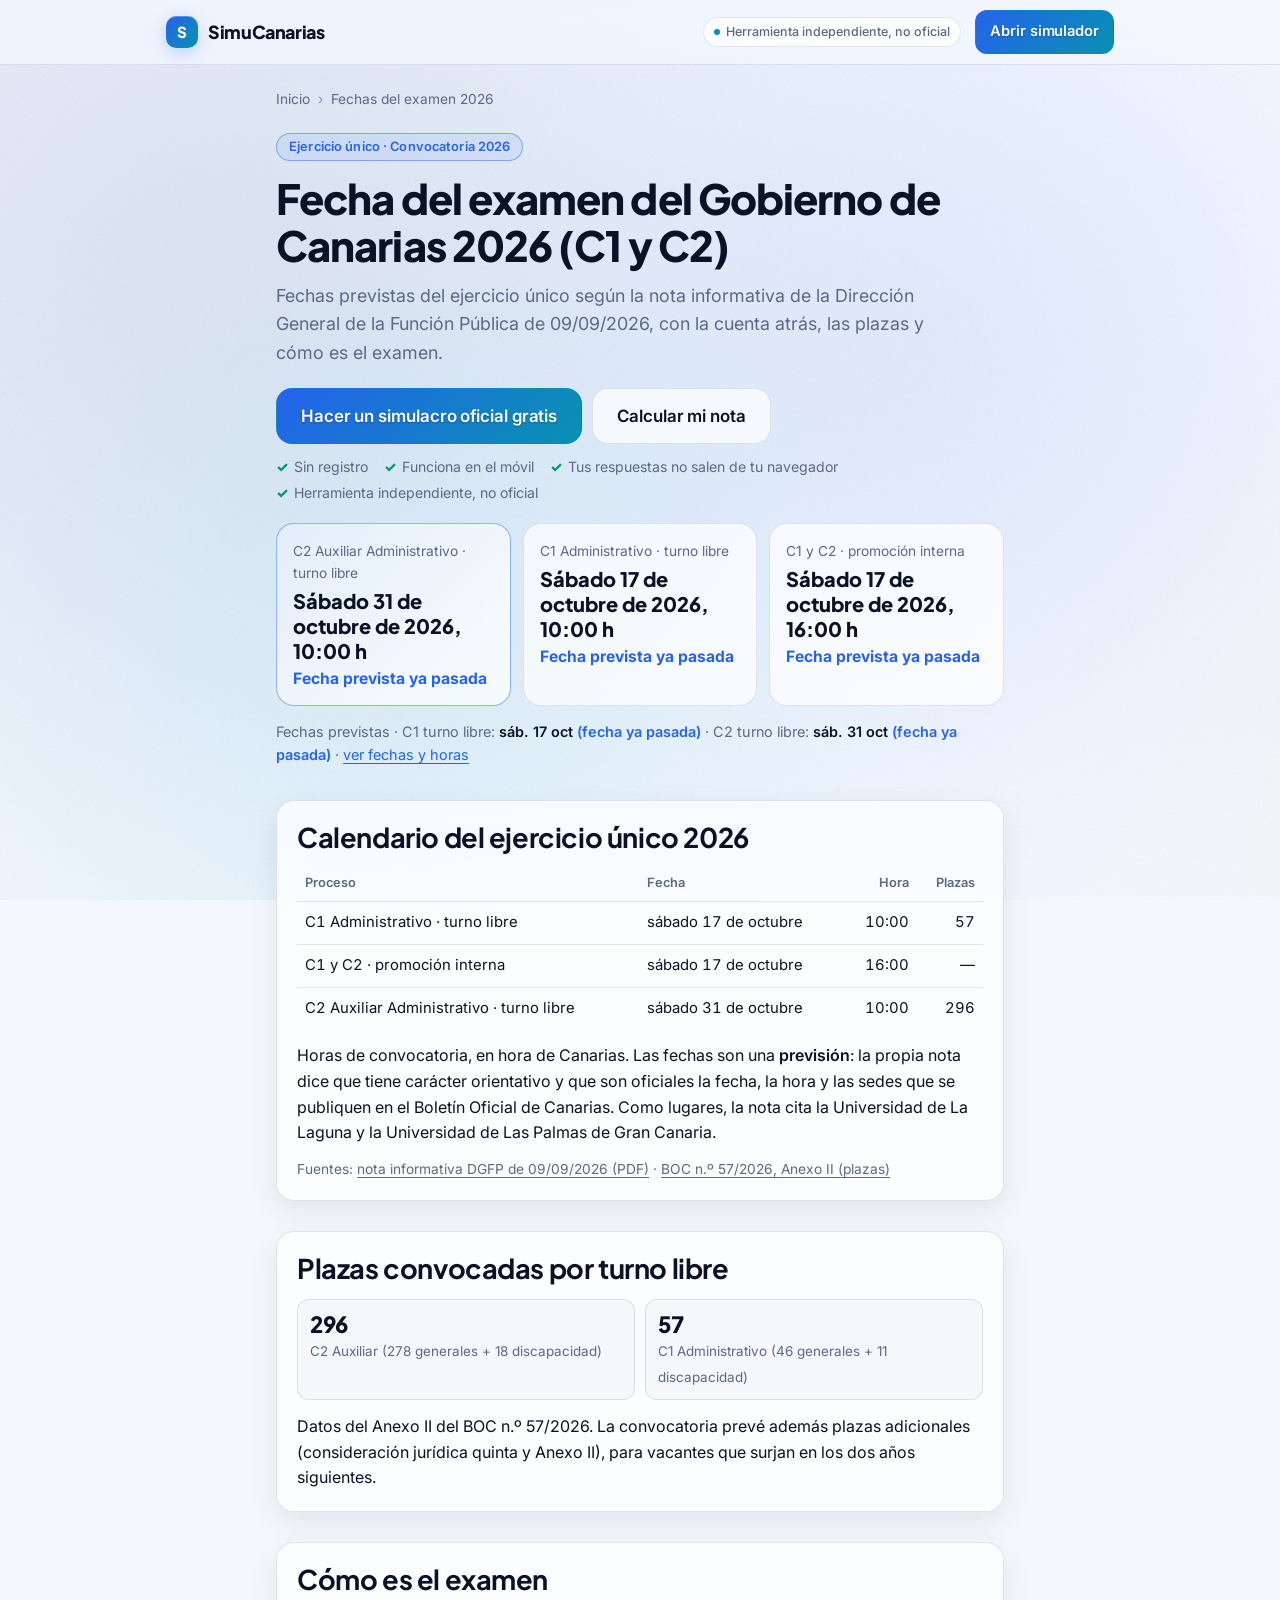
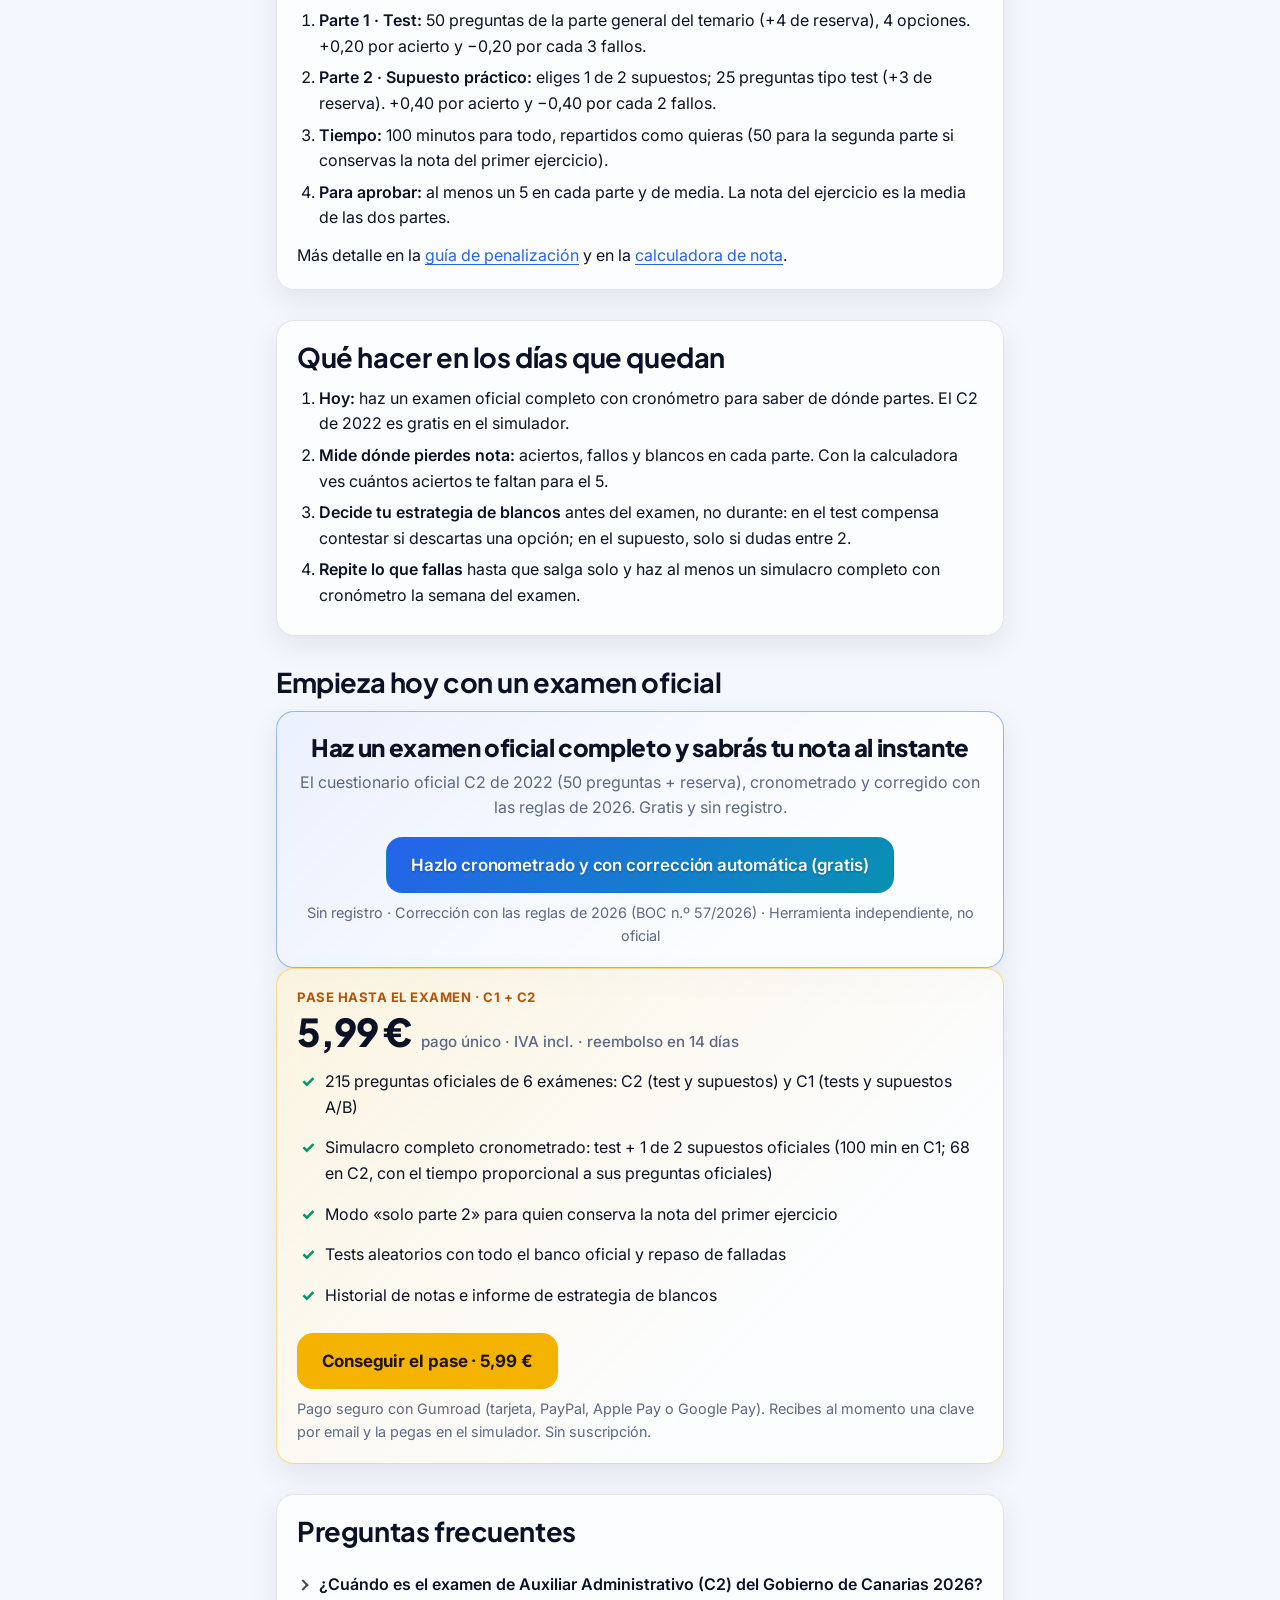
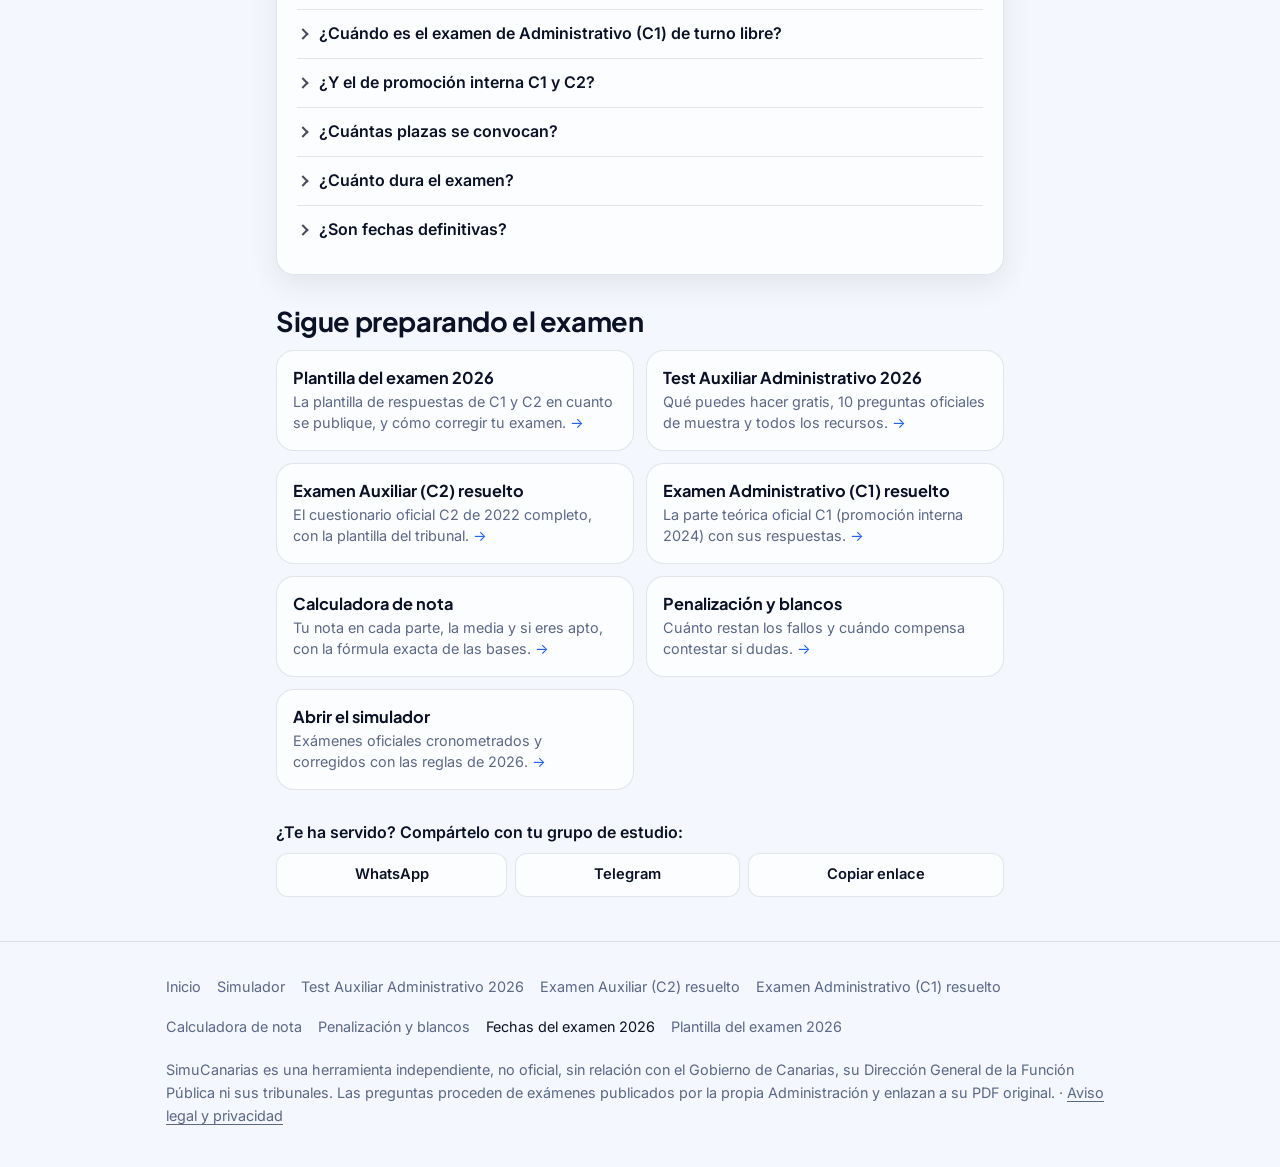
<file: fecha-examen-gobierno-canarias-2026/index.html>
<!doctype html>
<html lang="es">
<head>
<meta charset="utf-8">
<script>if(/github\.io$/.test(location.hostname)){location.replace("https://simucanarias.pages.dev"+location.pathname.replace(/^\/simucanarias/,"").replace(/index\.html$/,"")+location.search+location.hash)}</script>
<meta name="viewport" content="width=device-width, initial-scale=1">
<title>Fecha examen Gobierno de Canarias 2026: C1, C2 y hora</title>
<meta name="description" content="Ejercicio único del Gobierno de Canarias 2026: C1 turno libre el 17/10 a las 10:00, promoción interna el 17/10 a las 16:00 y C2 el 31/10 a las 10:00.">
<meta name="robots" content="index, follow, max-image-preview:large">
<link rel="canonical" href="https://simucanarias.pages.dev/fecha-examen-gobierno-canarias-2026/">
<meta property="og:type" content="article">
<meta property="og:site_name" content="SimuCanarias">
<meta property="og:locale" content="es_ES">
<meta property="og:title" content="Fecha examen Gobierno de Canarias 2026: C1, C2 y hora">
<meta property="og:description" content="Ejercicio único del Gobierno de Canarias 2026: C1 turno libre el 17/10 a las 10:00, promoción interna el 17/10 a las 16:00 y C2 el 31/10 a las 10:00.">
<meta property="og:url" content="https://simucanarias.pages.dev/fecha-examen-gobierno-canarias-2026/">
<meta property="og:image" content="https://simucanarias.pages.dev/og.png">
<meta property="og:image:width" content="1200">
<meta property="og:image:height" content="630">
<meta name="twitter:card" content="summary_large_image">
<meta name="twitter:title" content="Fecha examen Gobierno de Canarias 2026: C1, C2 y hora">
<meta name="twitter:description" content="Ejercicio único del Gobierno de Canarias 2026: C1 turno libre el 17/10 a las 10:00, promoción interna el 17/10 a las 16:00 y C2 el 31/10 a las 10:00.">
<meta name="twitter:image" content="https://simucanarias.pages.dev/og.png">
<link rel="icon" href="data:image/svg+xml,%3Csvg xmlns='http://www.w3.org/2000/svg' viewBox='0 0 32 32'%3E%3Crect width='32' height='32' rx='8' fill='%230a5cc2'/%3E%3Ctext x='16' y='22' font-size='16' text-anchor='middle' fill='white' font-family='Arial' font-weight='bold'%3ES%3C/text%3E%3C/svg%3E">
<meta name="color-scheme" content="dark light">
<meta name="theme-color" content="#060a17" media="(prefers-color-scheme: dark)">
<meta name="theme-color" content="#f4f7fd" media="(prefers-color-scheme: light)">
<link rel="preconnect" href="https://fonts.googleapis.com">
<link rel="preconnect" href="https://fonts.gstatic.com" crossorigin>
<link rel="stylesheet" href="https://fonts.googleapis.com/css2?family=Inter:wght@400;500;600&family=Plus+Jakarta+Sans:wght@600;700;800&display=swap">
<link rel="stylesheet" href="../assets/app.css">
<link rel="stylesheet" href="../assets/seo.css">
<script type="application/ld+json">
{
 "@context": "https://schema.org",
 "@graph": [
  {
   "@type": "BreadcrumbList",
   "itemListElement": [
    {
     "@type": "ListItem",
     "position": 1,
     "name": "Inicio",
     "item": "https://simucanarias.pages.dev/"
    },
    {
     "@type": "ListItem",
     "position": 2,
     "name": "Fechas del examen 2026",
     "item": "https://simucanarias.pages.dev/fecha-examen-gobierno-canarias-2026/"
    }
   ]
  },
  {
   "@type": "Article",
   "headline": "Fecha del examen del Gobierno de Canarias 2026 (C1 y C2)",
   "description": "Ejercicio único del Gobierno de Canarias 2026: C1 turno libre el 17/10 a las 10:00, promoción interna el 17/10 a las 16:00 y C2 el 31/10 a las 10:00.",
   "inLanguage": "es",
   "datePublished": "2026-10-07",
   "dateModified": "2026-10-07",
   "image": "https://simucanarias.pages.dev/og.png",
   "author": {
    "@type": "Organization",
    "@id": "https://simucanarias.pages.dev/#org",
    "name": "SimuCanarias",
    "url": "https://simucanarias.pages.dev/"
   },
   "publisher": {
    "@type": "Organization",
    "@id": "https://simucanarias.pages.dev/#org",
    "name": "SimuCanarias",
    "url": "https://simucanarias.pages.dev/"
   },
   "mainEntityOfPage": "https://simucanarias.pages.dev/fecha-examen-gobierno-canarias-2026/",
   "isAccessibleForFree": true
  },
  {
   "@type": "FAQPage",
   "mainEntity": [
    {
     "@type": "Question",
     "name": "¿Cuándo es el examen de Auxiliar Administrativo (C2) del Gobierno de Canarias 2026?",
     "acceptedAnswer": {
      "@type": "Answer",
      "text": "Según la nota informativa de la Dirección General de la Función Pública de 09/09/2026, el ejercicio único del Cuerpo Auxiliar (C2) por turno libre está previsto para el sábado 31 de octubre de 2026 a las 10:00."
     }
    },
    {
     "@type": "Question",
     "name": "¿Cuándo es el examen de Administrativo (C1) de turno libre?",
     "acceptedAnswer": {
      "@type": "Answer",
      "text": "Está previsto para el sábado 17 de octubre de 2026 a las 10:00, según la misma nota informativa."
     }
    },
    {
     "@type": "Question",
     "name": "¿Y el de promoción interna C1 y C2?",
     "acceptedAnswer": {
      "@type": "Answer",
      "text": "Ambos están previstos para el sábado 17 de octubre de 2026 a las 16:00."
     }
    },
    {
     "@type": "Question",
     "name": "¿Cuántas plazas se convocan?",
     "acceptedAnswer": {
      "@type": "Answer",
      "text": "Según el Anexo II del BOC n.º 57/2026: 296 plazas de Auxiliar (C2) por turno libre (278 de turno general y 18 de discapacidad) y 57 de Administrativo (C1) por turno libre (46 y 11). El Anexo II recoge además plazas adicionales."
     }
    },
    {
     "@type": "Question",
     "name": "¿Cuánto dura el examen?",
     "acceptedAnswer": {
      "@type": "Answer",
      "text": "100 minutos para las dos partes (test de 50 preguntas y supuesto práctico de 25), repartidos como quieras. Si conservas la calificación del primer ejercicio, la segunda parte dura como máximo 50 minutos (Base 21.3)."
     }
    },
    {
     "@type": "Question",
     "name": "¿Son fechas definitivas?",
     "acceptedAnswer": {
      "@type": "Answer",
      "text": "No. La nota informativa tiene carácter orientativo: son oficiales y vinculantes la fecha, la hora y las sedes que se publiquen en el Boletín Oficial de Canarias."
     }
    }
   ]
  }
 ]
}
</script>
</head>
<body>
<canvas id="aurora" aria-hidden="true"></canvas>
<a class="skip" href="#main">Saltar al contenido</a>
<header class="site"><div class="wrap">
<a class="logo" href="../"><span class="logo-mark">S</span>SimuCanarias</a>
<nav class="top" aria-label="Principal"><span class="indep">Herramienta independiente, no oficial</span><a class="btn small" href="../simulador">Abrir simulador</a></nav>
</div></header>
<main id="main" class="wrap narrow seo">
<nav class="crumbs" aria-label="Migas de pan"><ol><li><a href="../">Inicio</a></li><li aria-current="page">Fechas del examen 2026</li></ol></nav>
<header class="hero">
<p class="eyebrow">Ejercicio único · Convocatoria 2026</p>
<h1>Fecha del examen del Gobierno de Canarias 2026 (C1 y C2)</h1>
<p class="lead">Fechas previstas del ejercicio único según la nota informativa de la Dirección General de la Función Pública de 09/09/2026, con la cuenta atrás, las plazas y cómo es el examen.</p>
<div class="cta-row"><a class="btn xl" href="../simulador#/exam/c2-2022-libre-test2">Hacer un simulacro oficial gratis</a><a class="btn ghost xl" href="../calculadora-nota-ejercicio-unico-canarias/">Calcular mi nota</a></div>
<ul class="trust"><li>Sin registro</li><li>Funciona en el móvil</li><li>Tus respuestas no salen de tu navegador</li><li>Herramienta independiente, no oficial</li></ul>
<div class="cd-grid"><div class="cd-card main"><p class="who">C2 Auxiliar Administrativo · turno libre</p><p class="day">Sábado 31 de octubre de 2026, 10:00 h</p><span class="cd" data-cd="2026-10-31T10:00:00+00:00" hidden></span></div><div class="cd-card"><p class="who">C1 Administrativo · turno libre</p><p class="day">Sábado 17 de octubre de 2026, 10:00 h</p><span class="cd" data-cd="2026-10-17T10:00:00+01:00" hidden></span></div><div class="cd-card"><p class="who">C1 y C2 · promoción interna</p><p class="day">Sábado 17 de octubre de 2026, 16:00 h</p><span class="cd" data-cd="2026-10-17T16:00:00+01:00" hidden></span></div></div>
<p class="when">Fechas previstas · C1 turno libre: <strong>sáb. 17 oct</strong><span class="days" data-days="2026-10-17T10:00:00+01:00" hidden></span> · C2 turno libre: <strong>sáb. 31 oct</strong><span class="days" data-days="2026-10-31T10:00:00+00:00" hidden></span> · <a href="../fecha-examen-gobierno-canarias-2026/">ver fechas y horas</a></p>
</header>
<section class="card sec" aria-labelledby="h-cal">
<h2 id="h-cal">Calendario del ejercicio único 2026</h2>
<div class="tw"><table class="t"><thead><tr><th scope="col">Proceso</th><th scope="col">Fecha</th><th class="n" scope="col">Hora</th><th class="n" scope="col">Plazas</th></tr></thead><tbody><tr><td>C1 Administrativo · turno libre</td><td>sábado 17 de octubre</td><td class="n">10:00</td><td class="n">57</td></tr><tr><td>C1 y C2 · promoción interna</td><td>sábado 17 de octubre</td><td class="n">16:00</td><td class="n">—</td></tr><tr><td>C2 Auxiliar Administrativo · turno libre</td><td>sábado 31 de octubre</td><td class="n">10:00</td><td class="n">296</td></tr></tbody></table></div>
<p>Horas de convocatoria, en hora de Canarias. Las fechas son una <strong>previsión</strong>: la propia nota dice que tiene carácter orientativo y que son oficiales la fecha, la hora y las sedes que se publiquen en el Boletín Oficial de Canarias. Como lugares, la nota cita la Universidad de La Laguna y la Universidad de Las Palmas de Gran Canaria.</p>
<p class="srcline">Fuentes: <a href="https://www.gobiernodecanarias.org/administracionespublicas/funcionpublica/docs_web/procesos_selectivos/procesos_2026/nota_informa_ejec_unico_C211L26_C211I26_C111L26_C111I26_E711L26_09092026.pdf" target="_blank" rel="noopener">nota informativa DGFP de 09/09/2026 (PDF)</a> · <a href="https://sede.gobiernodecanarias.org/boc/boc-a-2026-057-948.pdf" target="_blank" rel="noopener">BOC n.º 57/2026, Anexo II (plazas)</a></p>
</section>

<section class="card sec" aria-labelledby="h-plazas">
<h2 id="h-plazas">Plazas convocadas por turno libre</h2>
<div class="kpis"><div class="kpi"><b>296</b><span>C2 Auxiliar (278 generales + 18 discapacidad)</span></div><div class="kpi"><b>57</b><span>C1 Administrativo (46 generales + 11 discapacidad)</span></div></div>
<p>Datos del Anexo II del BOC n.º 57/2026. La convocatoria prevé además plazas adicionales (consideración jurídica quinta y Anexo II), para vacantes que surjan en los dos años siguientes.</p>
</section>

<section class="card sec" aria-labelledby="h-como">
<h2 id="h-como">Cómo es el examen</h2>
<ol>
<li><strong>Parte 1 · Test:</strong> 50 preguntas de la parte general del temario (+4 de reserva), 4 opciones. +0,20 por acierto y −0,20 por cada 3 fallos.</li>
<li><strong>Parte 2 · Supuesto práctico:</strong> eliges 1 de 2 supuestos; 25 preguntas tipo test (+3 de reserva). +0,40 por acierto y −0,40 por cada 2 fallos.</li>
<li><strong>Tiempo:</strong> 100 minutos para todo, repartidos como quieras (50 para la segunda parte si conservas la nota del primer ejercicio).</li>
<li><strong>Para aprobar:</strong> al menos un 5 en cada parte y de media. La nota del ejercicio es la media de las dos partes.</li>
</ol>
<p>Más detalle en la <a href="../penalizacion-ejercicio-unico-canarias/">guía de penalización</a> y en la <a href="../calculadora-nota-ejercicio-unico-canarias/">calculadora de nota</a>.</p>
</section>

<section class="card sec" aria-labelledby="h-plan">
<h2 id="h-plan">Qué hacer en los días que quedan</h2>
<ol>
<li><strong>Hoy:</strong> haz un examen oficial completo con cronómetro para saber de dónde partes. El C2 de 2022 es gratis en el simulador.</li>
<li><strong>Mide dónde pierdes nota:</strong> aciertos, fallos y blancos en cada parte. Con la calculadora ves cuántos aciertos te faltan para el 5.</li>
<li><strong>Decide tu estrategia de blancos</strong> antes del examen, no durante: en el test compensa contestar si descartas una opción; en el supuesto, solo si dudas entre 2.</li>
<li><strong>Repite lo que fallas</strong> hasta que salga solo y haz al menos un simulacro completo con cronómetro la semana del examen.</li>
</ol>
</section>

<section aria-labelledby="h-cta">
<h2 id="h-cta">Empieza hoy con un examen oficial</h2>
<div class="card cta-band">
<p class="cta-title">Haz un examen oficial completo y sabrás tu nota al instante</p>
<p class="muted">El cuestionario oficial C2 de 2022 (50 preguntas + reserva), cronometrado y corregido con las reglas de 2026. Gratis y sin registro.</p>
<div class="cta-row"><a class="btn xl" href="../simulador#/exam/c2-2022-libre-test2">Hazlo cronometrado y con corrección automática (gratis)</a></div>
<p class="small muted">Sin registro · Corrección con las reglas de 2026 (BOC n.º 57/2026) · Herramienta independiente, no oficial</p>
</div>
<div class="card pass">
<p class="kicker">Pase hasta el examen · C1 + C2</p>
<p class="price">5,99 € <small>pago único · IVA incl. · reembolso en 14 días</small></p>
<ul class="check">
<li>215 preguntas oficiales de 6 exámenes: C2 (test y supuestos) y C1 (tests y supuestos A/B)</li>
<li>Simulacro completo cronometrado: test + 1 de 2 supuestos oficiales (100 min en C1; 68 en C2, con el tiempo proporcional a sus preguntas oficiales)</li>
<li>Modo «solo parte 2» para quien conserva la nota del primer ejercicio</li>
<li>Tests aleatorios con todo el banco oficial y repaso de falladas</li>
<li>Historial de notas e informe de estrategia de blancos</li>
</ul>
<div class="cta-row"><a class="btn sun xl" href="https://carrion840.gumroad.com/l/simucanarias?wanted=true" target="_blank" rel="noopener">Conseguir el pase · 5,99 €</a></div>
<p class="small muted">Pago seguro con Gumroad (tarjeta, PayPal, Apple Pay o Google Pay). Recibes al momento una clave por email y la pegas en el simulador. Sin suscripción.</p>
</div>
</section>

<section class="card sec" aria-labelledby="h-faq">
<h2 id="h-faq">Preguntas frecuentes</h2>
<details class="faq"><summary>¿Cuándo es el examen de Auxiliar Administrativo (C2) del Gobierno de Canarias 2026?</summary><div><p>Según la nota informativa de la Dirección General de la Función Pública de 09/09/2026, el ejercicio único del Cuerpo Auxiliar (C2) por turno libre está previsto para el sábado 31 de octubre de 2026 a las 10:00.</p></div></details>
<details class="faq"><summary>¿Cuándo es el examen de Administrativo (C1) de turno libre?</summary><div><p>Está previsto para el sábado 17 de octubre de 2026 a las 10:00, según la misma nota informativa.</p></div></details>
<details class="faq"><summary>¿Y el de promoción interna C1 y C2?</summary><div><p>Ambos están previstos para el sábado 17 de octubre de 2026 a las 16:00.</p></div></details>
<details class="faq"><summary>¿Cuántas plazas se convocan?</summary><div><p>Según el Anexo II del BOC n.º 57/2026: 296 plazas de Auxiliar (C2) por turno libre (278 de turno general y 18 de discapacidad) y 57 de Administrativo (C1) por turno libre (46 y 11). El Anexo II recoge además plazas adicionales.</p></div></details>
<details class="faq"><summary>¿Cuánto dura el examen?</summary><div><p>100 minutos para las dos partes (test de 50 preguntas y supuesto práctico de 25), repartidos como quieras. Si conservas la calificación del primer ejercicio, la segunda parte dura como máximo 50 minutos (Base 21.3).</p></div></details>
<details class="faq"><summary>¿Son fechas definitivas?</summary><div><p>No. La nota informativa tiene carácter orientativo: son oficiales y vinculantes la fecha, la hora y las sedes que se publiquen en el Boletín Oficial de Canarias.</p></div></details>
</section>

<section aria-labelledby="h-sigue">
<h2 id="h-sigue">Sigue preparando el examen</h2>
<div class="links"><a class="lcard" href="../plantilla-examen-gobierno-canarias-2026/"><strong>Plantilla del examen 2026</strong><span>La plantilla de respuestas de C1 y C2 en cuanto se publique, y cómo corregir tu examen.</span></a>
<a class="lcard" href="../test-auxiliar-administrativo-canarias/"><strong>Test Auxiliar Administrativo 2026</strong><span>Qué puedes hacer gratis, 10 preguntas oficiales de muestra y todos los recursos.</span></a>
<a class="lcard" href="../examen-auxiliar-administrativo-canarias-resuelto/"><strong>Examen Auxiliar (C2) resuelto</strong><span>El cuestionario oficial C2 de 2022 completo, con la plantilla del tribunal.</span></a>
<a class="lcard" href="../examen-administrativo-c1-canarias-resuelto/"><strong>Examen Administrativo (C1) resuelto</strong><span>La parte teórica oficial C1 (promoción interna 2024) con sus respuestas.</span></a>
<a class="lcard" href="../calculadora-nota-ejercicio-unico-canarias/"><strong>Calculadora de nota</strong><span>Tu nota en cada parte, la media y si eres apto, con la fórmula exacta de las bases.</span></a>
<a class="lcard" href="../penalizacion-ejercicio-unico-canarias/"><strong>Penalización y blancos</strong><span>Cuánto restan los fallos y cuándo compensa contestar si dudas.</span></a>
<a class="lcard" href="../simulador"><strong>Abrir el simulador</strong><span>Exámenes oficiales cronometrados y corregidos con las reglas de 2026.</span></a></div>
</section>
<div class="share">
<span>¿Te ha servido? Compártelo con tu grupo de estudio:</span>
<a class="btn ghost small" href="https://wa.me/?text=Fechas%20previstas%20del%20ejercicio%20%C3%BAnico%20del%20Gobierno%20de%20Canarias%202026%20%28C1%20y%20C2%29%2C%20con%20cuenta%20atr%C3%A1s%3A%20https%3A//simucanarias.pages.dev/fecha-examen-gobierno-canarias-2026/" target="_blank" rel="noopener">WhatsApp</a>
<a class="btn ghost small" href="https://t.me/share/url?url=https%3A%2F%2Fsimucanarias.pages.dev%2Ffecha-examen-gobierno-canarias-2026%2F&amp;text=Fechas%20previstas%20del%20ejercicio%20%C3%BAnico%20del%20Gobierno%20de%20Canarias%202026%20%28C1%20y%20C2%29%2C%20con%20cuenta%20atr%C3%A1s%3A" target="_blank" rel="noopener">Telegram</a>
<button class="btn ghost small" type="button" data-copy="https://simucanarias.pages.dev/fecha-examen-gobierno-canarias-2026/" hidden>Copiar enlace</button>
</div>

</main>
<footer class="site"><div class="wrap">
<nav aria-label="Guías y exámenes resueltos"><ul class="foot-links"><li><a href="../">Inicio</a></li><li><a href="../simulador">Simulador</a></li><li><a href="../test-auxiliar-administrativo-canarias/">Test Auxiliar Administrativo 2026</a></li><li><a href="../examen-auxiliar-administrativo-canarias-resuelto/">Examen Auxiliar (C2) resuelto</a></li><li><a href="../examen-administrativo-c1-canarias-resuelto/">Examen Administrativo (C1) resuelto</a></li><li><a href="../calculadora-nota-ejercicio-unico-canarias/">Calculadora de nota</a></li><li><a href="../penalizacion-ejercicio-unico-canarias/">Penalización y blancos</a></li><li><a href="../fecha-examen-gobierno-canarias-2026/" aria-current="page">Fechas del examen 2026</a></li><li><a href="../plantilla-examen-gobierno-canarias-2026/">Plantilla del examen 2026</a></li></ul></nav>
<p>SimuCanarias es una herramienta independiente, no oficial, sin relación con el Gobierno de Canarias, su Dirección General de la Función Pública ni sus tribunales. Las preguntas proceden de exámenes publicados por la propia Administración y enlazan a su PDF original. · <a href="../aviso-legal">Aviso legal y privacidad</a></p>
</div></footer>
<script src="../assets/bg.js" defer></script>
<script>
(function () {
  var now = Date.now();
  document.querySelectorAll('[data-days]').forEach(function (el) {
    var t = Date.parse(el.getAttribute('data-days'));
    if (isNaN(t)) return;
    var ms = t - now, d = Math.ceil(ms / 864e5);
    el.textContent = ms <= 0 ? ' (fecha ya pasada)' : ms < 864e5 ? ' (es hoy o mañana)' : ' (faltan ' + d + ' días)';
    el.hidden = false;
  });
  if (navigator.clipboard) document.querySelectorAll('[data-copy]').forEach(function (b) {
    b.hidden = false;
    b.addEventListener('click', function () {
      navigator.clipboard.writeText(b.getAttribute('data-copy')).then(function () {
        b.textContent = '¡Enlace copiado!';
        setTimeout(function () { b.textContent = 'Copiar enlace'; }, 1600);
      });
    });
  });
  var hide = document.getElementById('hide-ans');
  if (hide) {
    hide.closest('label').hidden = false;
    hide.addEventListener('change', function () { document.body.classList.toggle('hide-ans', hide.checked); });
  }
})();
</script>
<script>
(function () {
  var els = document.querySelectorAll('[data-cd]');
  function tick() {
    var now = Date.now();
    els.forEach(function (el) {
      var t = Date.parse(el.getAttribute('data-cd'));
      if (isNaN(t)) return;
      var ms = t - now;
      if (ms <= 0) { el.textContent = 'Fecha prevista ya pasada'; el.hidden = false; return; }
      var m = Math.floor(ms / 6e4), d = Math.floor(m / 1440), h = Math.floor((m % 1440) / 60), mi = m % 60;
      el.textContent = 'Faltan ' + d + ' d ' + h + ' h ' + mi + ' min';
      el.hidden = false;
    });
  }
  tick();
  setInterval(tick, 30000);
})();
</script></body>
</html>
</file>
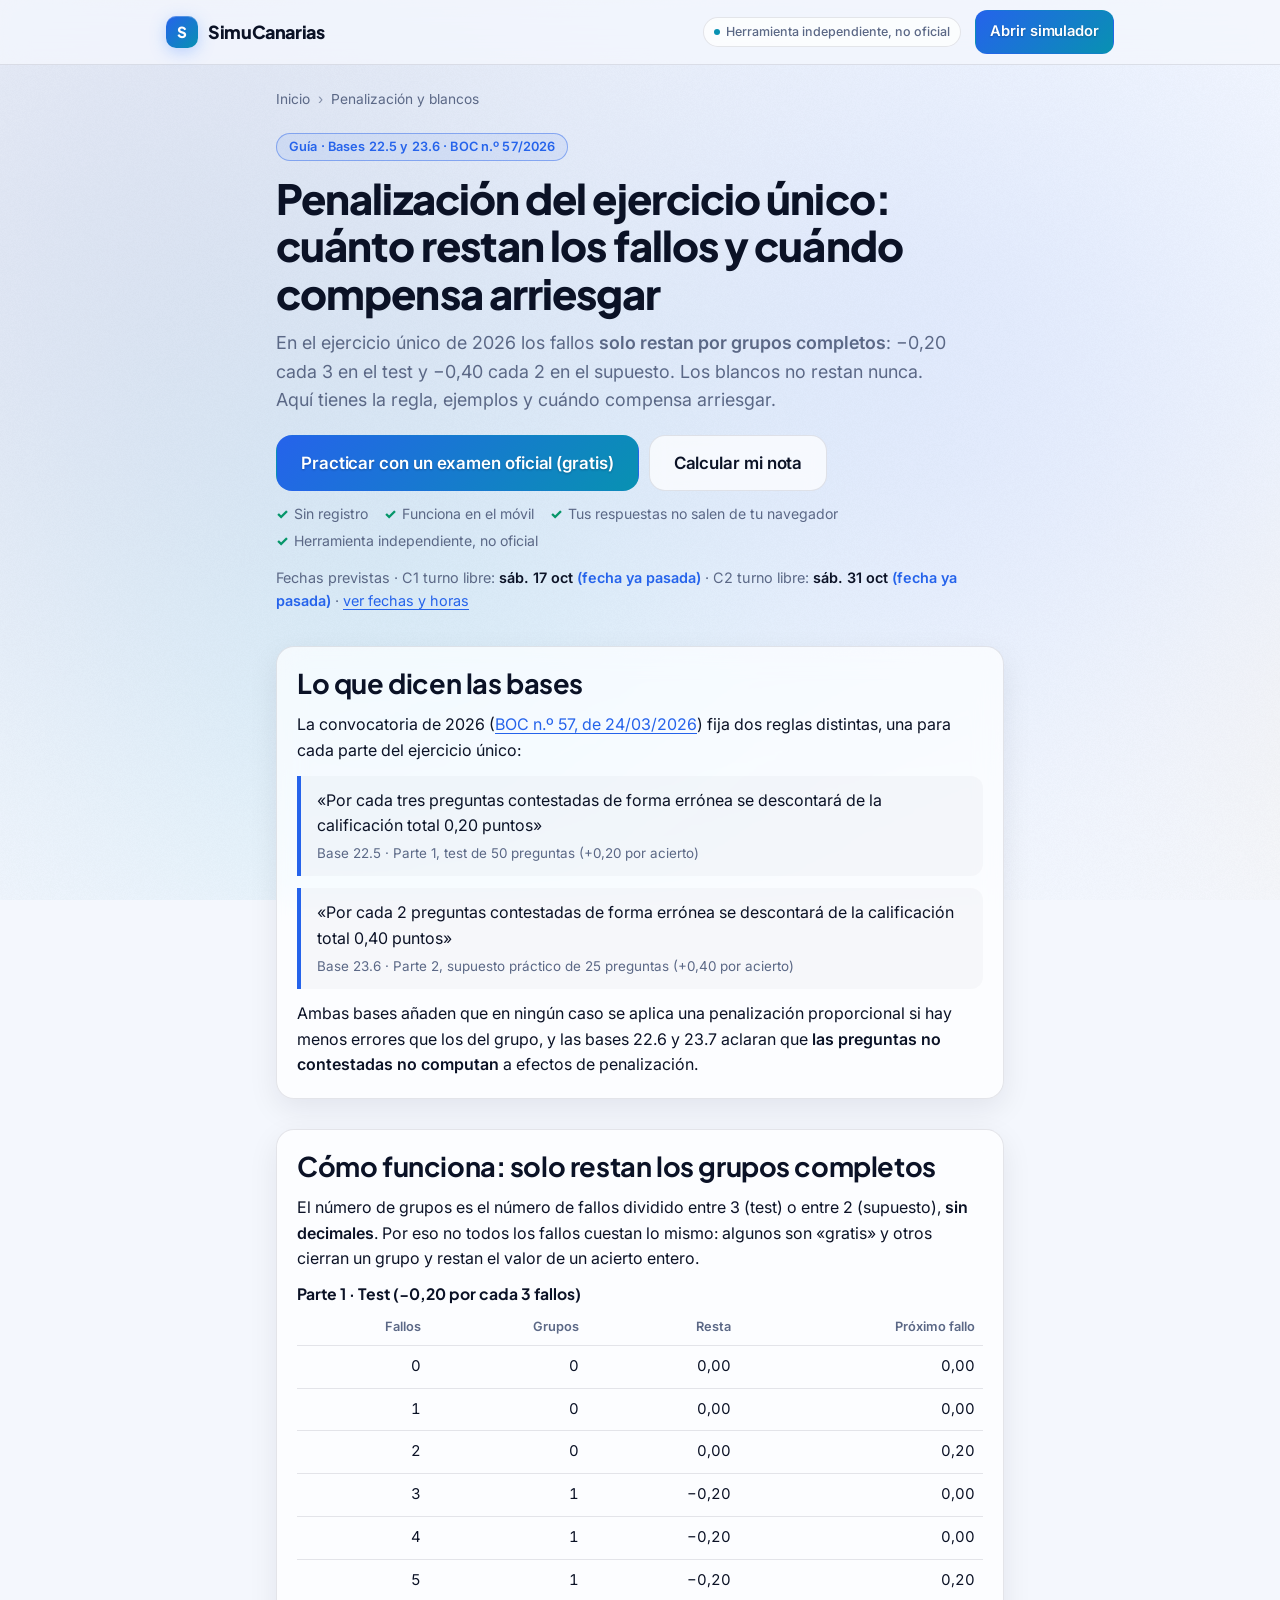
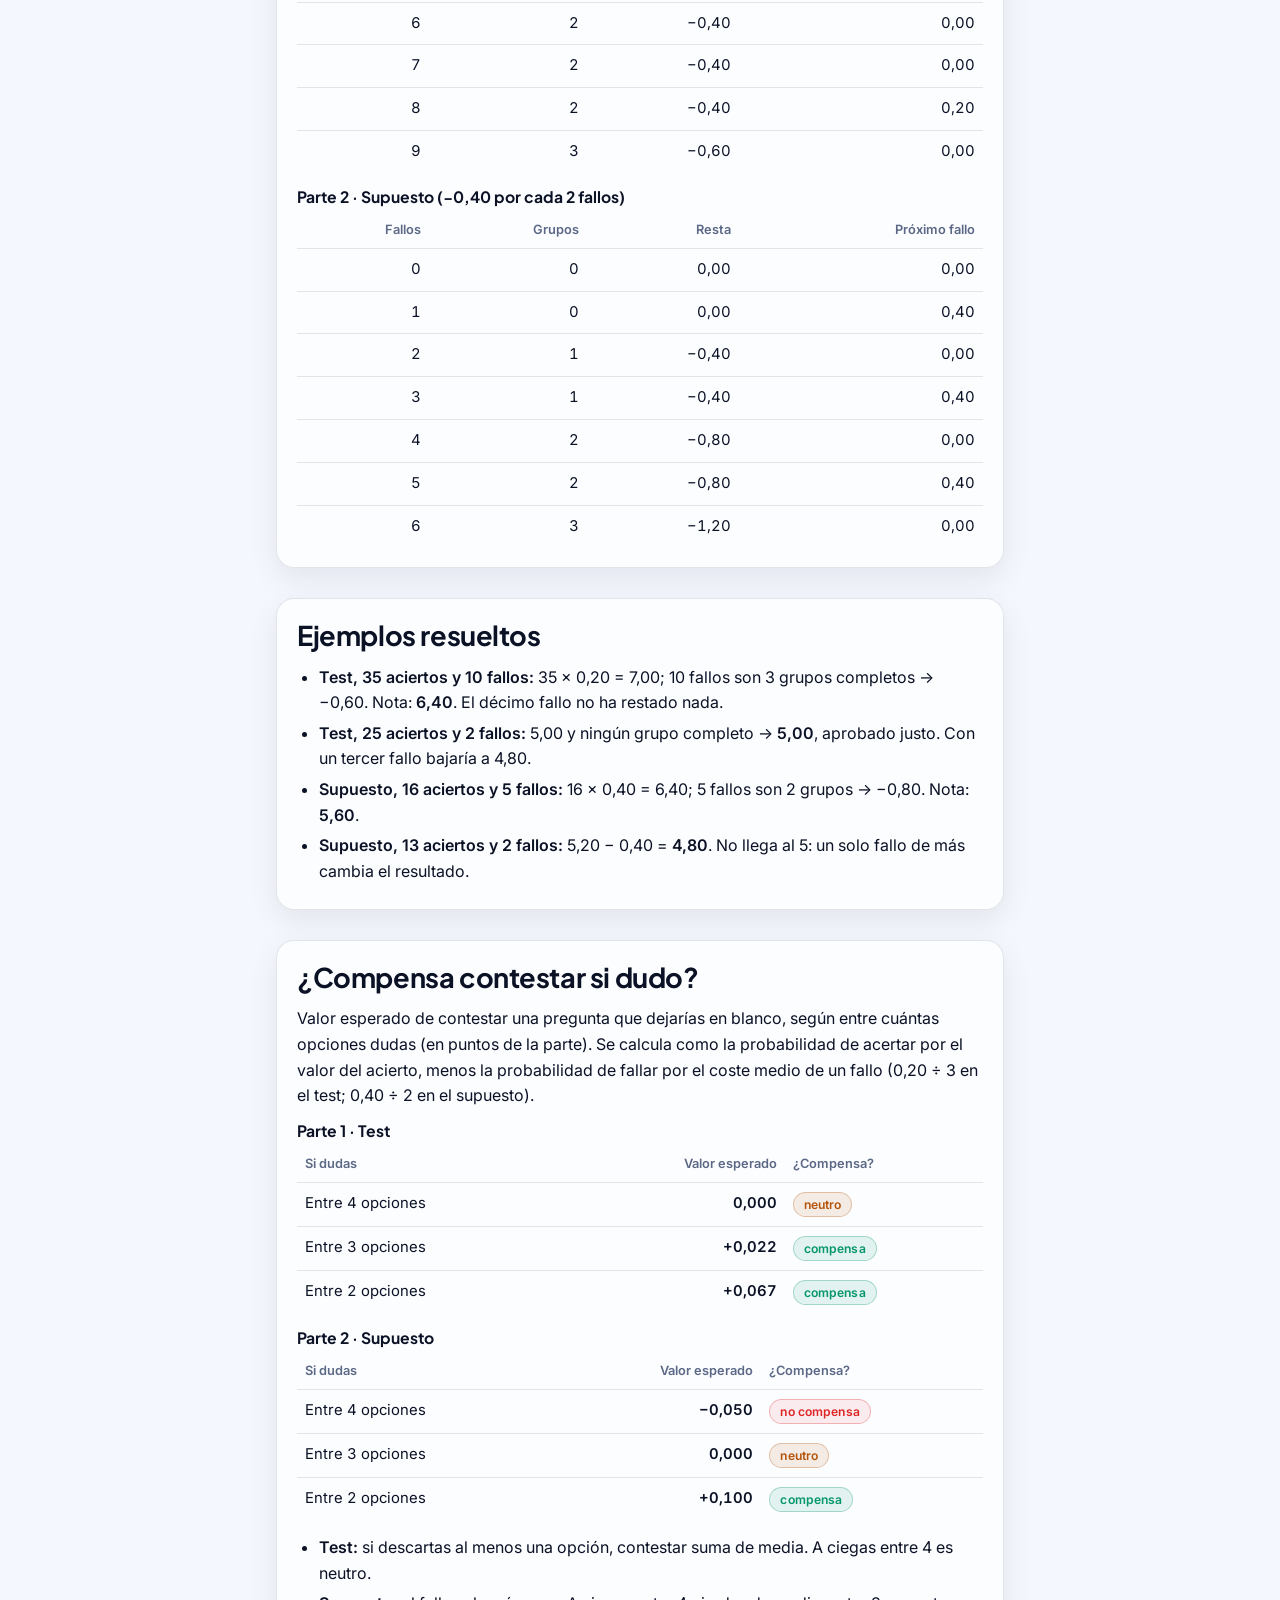
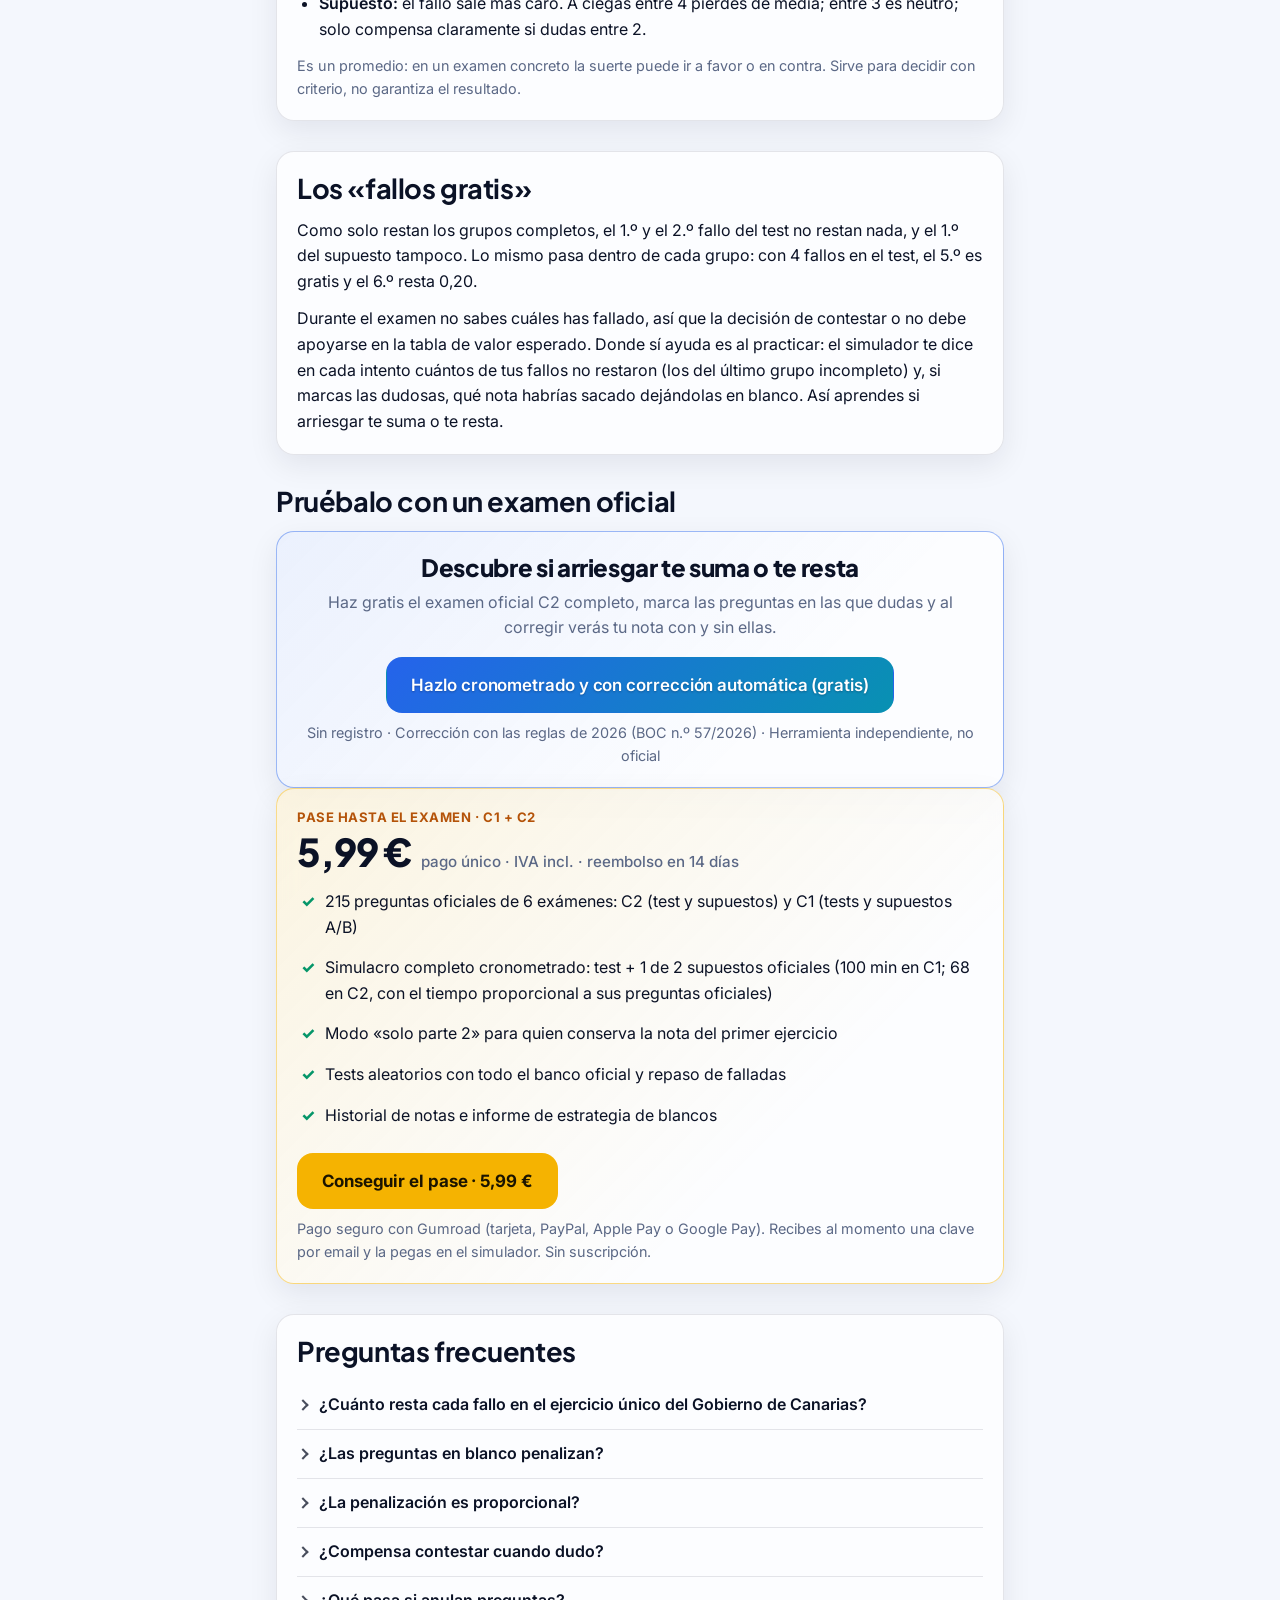
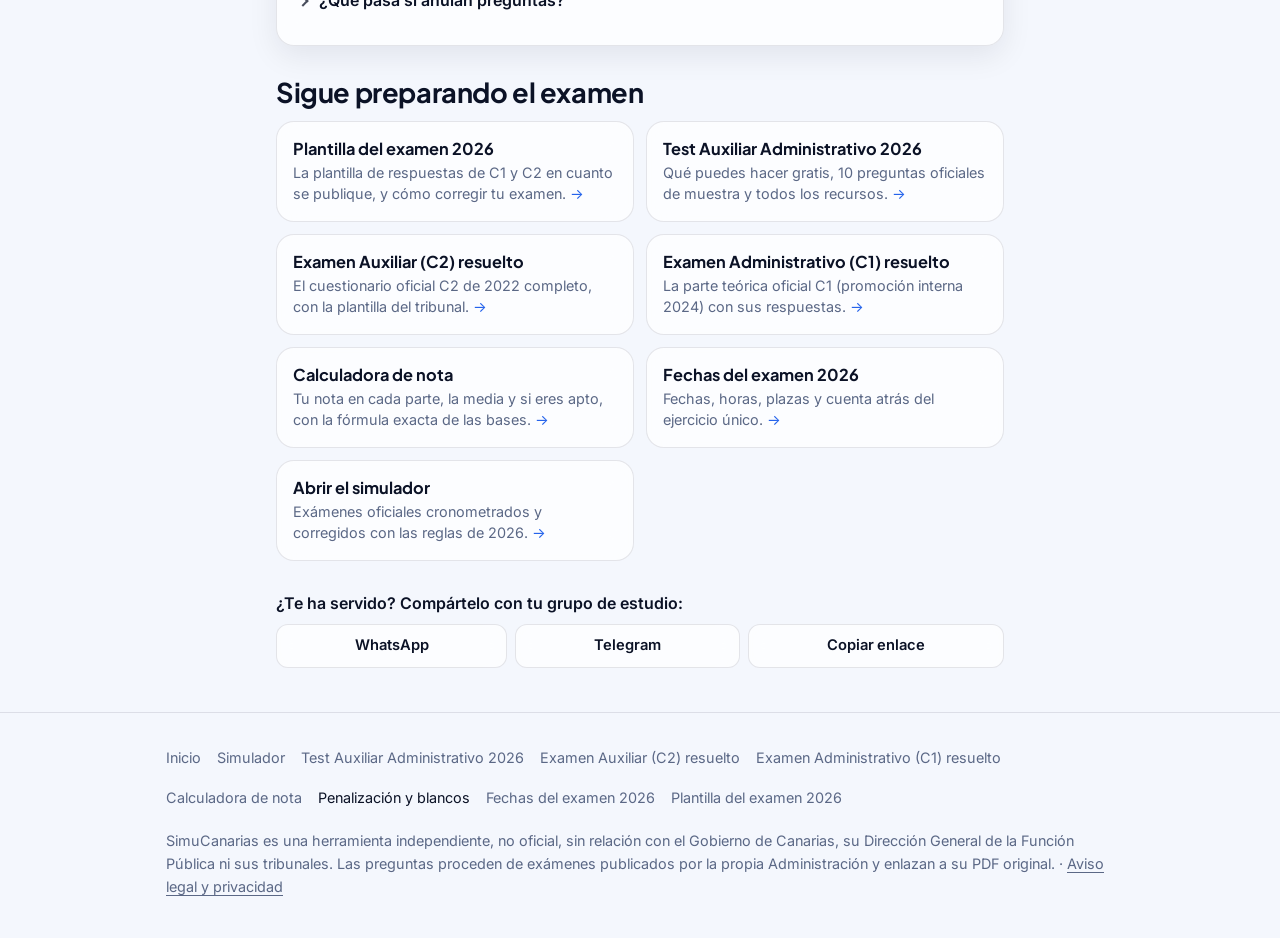
<file: penalizacion-ejercicio-unico-canarias/index.html>
<!doctype html>
<html lang="es">
<head>
<meta charset="utf-8">
<script>if(/github\.io$/.test(location.hostname)){location.replace("https://simucanarias.pages.dev"+location.pathname.replace(/^\/simucanarias/,"").replace(/index\.html$/,"")+location.search+location.hash)}</script>
<meta name="viewport" content="width=device-width, initial-scale=1">
<title>Penalización del ejercicio único Canarias: fallos y blancos</title>
<meta name="description" content="Cuánto restan los fallos en el ejercicio único del Gobierno de Canarias 2026: −0,20 cada 3 fallos en el test y −0,40 cada 2 en el supuesto. Con ejemplos.">
<meta name="robots" content="index, follow, max-image-preview:large">
<link rel="canonical" href="https://simucanarias.pages.dev/penalizacion-ejercicio-unico-canarias/">
<meta property="og:type" content="article">
<meta property="og:site_name" content="SimuCanarias">
<meta property="og:locale" content="es_ES">
<meta property="og:title" content="Penalización del ejercicio único Canarias: fallos y blancos">
<meta property="og:description" content="Cuánto restan los fallos en el ejercicio único del Gobierno de Canarias 2026: −0,20 cada 3 fallos en el test y −0,40 cada 2 en el supuesto. Con ejemplos.">
<meta property="og:url" content="https://simucanarias.pages.dev/penalizacion-ejercicio-unico-canarias/">
<meta property="og:image" content="https://simucanarias.pages.dev/og.png">
<meta property="og:image:width" content="1200">
<meta property="og:image:height" content="630">
<meta name="twitter:card" content="summary_large_image">
<meta name="twitter:title" content="Penalización del ejercicio único Canarias: fallos y blancos">
<meta name="twitter:description" content="Cuánto restan los fallos en el ejercicio único del Gobierno de Canarias 2026: −0,20 cada 3 fallos en el test y −0,40 cada 2 en el supuesto. Con ejemplos.">
<meta name="twitter:image" content="https://simucanarias.pages.dev/og.png">
<link rel="icon" href="data:image/svg+xml,%3Csvg xmlns='http://www.w3.org/2000/svg' viewBox='0 0 32 32'%3E%3Crect width='32' height='32' rx='8' fill='%230a5cc2'/%3E%3Ctext x='16' y='22' font-size='16' text-anchor='middle' fill='white' font-family='Arial' font-weight='bold'%3ES%3C/text%3E%3C/svg%3E">
<meta name="color-scheme" content="dark light">
<meta name="theme-color" content="#060a17" media="(prefers-color-scheme: dark)">
<meta name="theme-color" content="#f4f7fd" media="(prefers-color-scheme: light)">
<link rel="preconnect" href="https://fonts.googleapis.com">
<link rel="preconnect" href="https://fonts.gstatic.com" crossorigin>
<link rel="stylesheet" href="https://fonts.googleapis.com/css2?family=Inter:wght@400;500;600&family=Plus+Jakarta+Sans:wght@600;700;800&display=swap">
<link rel="stylesheet" href="../assets/app.css">
<link rel="stylesheet" href="../assets/seo.css">
<script type="application/ld+json">
{
 "@context": "https://schema.org",
 "@graph": [
  {
   "@type": "BreadcrumbList",
   "itemListElement": [
    {
     "@type": "ListItem",
     "position": 1,
     "name": "Inicio",
     "item": "https://simucanarias.pages.dev/"
    },
    {
     "@type": "ListItem",
     "position": 2,
     "name": "Penalización y blancos",
     "item": "https://simucanarias.pages.dev/penalizacion-ejercicio-unico-canarias/"
    }
   ]
  },
  {
   "@type": "Article",
   "headline": "Penalización del ejercicio único: cuánto restan los fallos y cuándo compensa arriesgar",
   "description": "Cuánto restan los fallos en el ejercicio único del Gobierno de Canarias 2026: −0,20 cada 3 fallos en el test y −0,40 cada 2 en el supuesto. Con ejemplos.",
   "inLanguage": "es",
   "datePublished": "2026-10-07",
   "dateModified": "2026-10-07",
   "image": "https://simucanarias.pages.dev/og.png",
   "author": {
    "@type": "Organization",
    "@id": "https://simucanarias.pages.dev/#org",
    "name": "SimuCanarias",
    "url": "https://simucanarias.pages.dev/"
   },
   "publisher": {
    "@type": "Organization",
    "@id": "https://simucanarias.pages.dev/#org",
    "name": "SimuCanarias",
    "url": "https://simucanarias.pages.dev/"
   },
   "mainEntityOfPage": "https://simucanarias.pages.dev/penalizacion-ejercicio-unico-canarias/",
   "isAccessibleForFree": true
  },
  {
   "@type": "FAQPage",
   "mainEntity": [
    {
     "@type": "Question",
     "name": "¿Cuánto resta cada fallo en el ejercicio único del Gobierno de Canarias?",
     "acceptedAnswer": {
      "@type": "Answer",
      "text": "En el test (parte 1) se restan 0,20 puntos por cada grupo completo de 3 fallos; en el supuesto práctico (parte 2), 0,40 por cada grupo completo de 2 fallos. Con 1 o 2 fallos en el test, o 1 en el supuesto, no se resta nada."
     }
    },
    {
     "@type": "Question",
     "name": "¿Las preguntas en blanco penalizan?",
     "acceptedAnswer": {
      "@type": "Answer",
      "text": "No. Las bases dicen que las preguntas no contestadas no computan a efectos de penalización (Bases 22.6 y 23.7)."
     }
    },
    {
     "@type": "Question",
     "name": "¿La penalización es proporcional?",
     "acceptedAnswer": {
      "@type": "Answer",
      "text": "No. Las bases excluyen expresamente una penalización proporcional cuando hay menos fallos que los del grupo (menos de 3 en el test o menos de 2 en el supuesto). Solo restan los grupos completos."
     }
    },
    {
     "@type": "Question",
     "name": "¿Compensa contestar cuando dudo?",
     "acceptedAnswer": {
      "@type": "Answer",
      "text": "En el test, si descartas al menos una opción, el valor esperado de contestar es positivo (+0,022 eligiendo entre 3; +0,067 entre 2); a ciegas entre 4 es neutro. En el supuesto, a ciegas entre 4 pierdes de media (−0,050), entre 3 es neutro y entre 2 ganas (+0,100)."
     }
    },
    {
     "@type": "Question",
     "name": "¿Qué pasa si anulan preguntas?",
     "acceptedAnswer": {
      "@type": "Answer",
      "text": "Se sustituyen por las de reserva en el orden en que se formularon. Si se anulan más preguntas que reservas hay, cada pregunta pasa a valer de forma proporcional al número total que finalmente se valore (Bases 22.2 y 23.2)."
     }
    }
   ]
  }
 ]
}
</script>
</head>
<body>
<canvas id="aurora" aria-hidden="true"></canvas>
<a class="skip" href="#main">Saltar al contenido</a>
<header class="site"><div class="wrap">
<a class="logo" href="../"><span class="logo-mark">S</span>SimuCanarias</a>
<nav class="top" aria-label="Principal"><span class="indep">Herramienta independiente, no oficial</span><a class="btn small" href="../simulador">Abrir simulador</a></nav>
</div></header>
<main id="main" class="wrap narrow seo">
<nav class="crumbs" aria-label="Migas de pan"><ol><li><a href="../">Inicio</a></li><li aria-current="page">Penalización y blancos</li></ol></nav>
<header class="hero">
<p class="eyebrow">Guía · Bases 22.5 y 23.6 · BOC n.º 57/2026</p>
<h1>Penalización del ejercicio único: cuánto restan los fallos y cuándo compensa arriesgar</h1>
<p class="lead">En el ejercicio único de 2026 los fallos <strong>solo restan por grupos completos</strong>: −0,20 cada 3 en el test y −0,40 cada 2 en el supuesto. Los blancos no restan nunca. Aquí tienes la regla, ejemplos y cuándo compensa arriesgar.</p>
<div class="cta-row"><a class="btn xl" href="../simulador#/exam/c2-2022-libre-test2">Practicar con un examen oficial (gratis)</a><a class="btn ghost xl" href="../calculadora-nota-ejercicio-unico-canarias/">Calcular mi nota</a></div>
<ul class="trust"><li>Sin registro</li><li>Funciona en el móvil</li><li>Tus respuestas no salen de tu navegador</li><li>Herramienta independiente, no oficial</li></ul>
<p class="when">Fechas previstas · C1 turno libre: <strong>sáb. 17 oct</strong><span class="days" data-days="2026-10-17T10:00:00+01:00" hidden></span> · C2 turno libre: <strong>sáb. 31 oct</strong><span class="days" data-days="2026-10-31T10:00:00+00:00" hidden></span> · <a href="../fecha-examen-gobierno-canarias-2026/">ver fechas y horas</a></p>
</header>
<section class="card sec" aria-labelledby="h-bases">
<h2 id="h-bases">Lo que dicen las bases</h2>
<p>La convocatoria de 2026 (<a href="https://sede.gobiernodecanarias.org/boc/boc-a-2026-057-948.pdf" target="_blank" rel="noopener">BOC n.º 57, de 24/03/2026</a>) fija dos reglas distintas, una para cada parte del ejercicio único:</p>
<blockquote class="base"><p>«Por cada tres preguntas contestadas de forma errónea se descontará de la calificación total 0,20 puntos»</p><footer>Base 22.5 · Parte 1, test de 50 preguntas (+0,20 por acierto)</footer></blockquote>
<blockquote class="base"><p>«Por cada 2 preguntas contestadas de forma errónea se descontará de la calificación total 0,40 puntos»</p><footer>Base 23.6 · Parte 2, supuesto práctico de 25 preguntas (+0,40 por acierto)</footer></blockquote>
<p>Ambas bases añaden que en ningún caso se aplica una penalización proporcional si hay menos errores que los del grupo, y las bases 22.6 y 23.7 aclaran que <strong>las preguntas no contestadas no computan</strong> a efectos de penalización.</p>
</section>

<section class="card sec" aria-labelledby="h-grupos">
<h2 id="h-grupos">Cómo funciona: solo restan los grupos completos</h2>
<p>El número de grupos es el número de fallos dividido entre 3 (test) o entre 2 (supuesto), <strong>sin decimales</strong>. Por eso no todos los fallos cuestan lo mismo: algunos son «gratis» y otros cierran un grupo y restan el valor de un acierto entero.</p>
<div class="tw"><table class="t"><caption>Parte 1 · Test (−0,20 por cada 3 fallos)</caption><thead><tr><th class="n" scope="col">Fallos</th><th class="n" scope="col">Grupos</th><th class="n" scope="col">Resta</th><th class="n" scope="col">Próximo fallo</th></tr></thead><tbody><tr><td class="n">0</td><td class="n">0</td><td class="n">0,00</td><td class="n">0,00</td></tr><tr><td class="n">1</td><td class="n">0</td><td class="n">0,00</td><td class="n">0,00</td></tr><tr><td class="n">2</td><td class="n">0</td><td class="n">0,00</td><td class="n">0,20</td></tr><tr><td class="n">3</td><td class="n">1</td><td class="n">−0,20</td><td class="n">0,00</td></tr><tr><td class="n">4</td><td class="n">1</td><td class="n">−0,20</td><td class="n">0,00</td></tr><tr><td class="n">5</td><td class="n">1</td><td class="n">−0,20</td><td class="n">0,20</td></tr><tr><td class="n">6</td><td class="n">2</td><td class="n">−0,40</td><td class="n">0,00</td></tr><tr><td class="n">7</td><td class="n">2</td><td class="n">−0,40</td><td class="n">0,00</td></tr><tr><td class="n">8</td><td class="n">2</td><td class="n">−0,40</td><td class="n">0,20</td></tr><tr><td class="n">9</td><td class="n">3</td><td class="n">−0,60</td><td class="n">0,00</td></tr></tbody></table></div>
<div class="tw"><table class="t"><caption>Parte 2 · Supuesto (−0,40 por cada 2 fallos)</caption><thead><tr><th class="n" scope="col">Fallos</th><th class="n" scope="col">Grupos</th><th class="n" scope="col">Resta</th><th class="n" scope="col">Próximo fallo</th></tr></thead><tbody><tr><td class="n">0</td><td class="n">0</td><td class="n">0,00</td><td class="n">0,00</td></tr><tr><td class="n">1</td><td class="n">0</td><td class="n">0,00</td><td class="n">0,40</td></tr><tr><td class="n">2</td><td class="n">1</td><td class="n">−0,40</td><td class="n">0,00</td></tr><tr><td class="n">3</td><td class="n">1</td><td class="n">−0,40</td><td class="n">0,40</td></tr><tr><td class="n">4</td><td class="n">2</td><td class="n">−0,80</td><td class="n">0,00</td></tr><tr><td class="n">5</td><td class="n">2</td><td class="n">−0,80</td><td class="n">0,40</td></tr><tr><td class="n">6</td><td class="n">3</td><td class="n">−1,20</td><td class="n">0,00</td></tr></tbody></table></div>
</section>

<section class="card sec" aria-labelledby="h-ej">
<h2 id="h-ej">Ejemplos resueltos</h2>
<ul>
<li><strong>Test, 35 aciertos y 10 fallos:</strong> 35 × 0,20 = 7,00; 10 fallos son 3 grupos completos → −0,60. Nota: <strong>6,40</strong>. El décimo fallo no ha restado nada.</li>
<li><strong>Test, 25 aciertos y 2 fallos:</strong> 5,00 y ningún grupo completo → <strong>5,00</strong>, aprobado justo. Con un tercer fallo bajaría a 4,80.</li>
<li><strong>Supuesto, 16 aciertos y 5 fallos:</strong> 16 × 0,40 = 6,40; 5 fallos son 2 grupos → −0,80. Nota: <strong>5,60</strong>.</li>
<li><strong>Supuesto, 13 aciertos y 2 fallos:</strong> 5,20 − 0,40 = <strong>4,80</strong>. No llega al 5: un solo fallo de más cambia el resultado.</li>
</ul>
</section>

<section class="card sec" aria-labelledby="h-ev">
<h2 id="h-ev">¿Compensa contestar si dudo?</h2>
<p>Valor esperado de contestar una pregunta que dejarías en blanco, según entre cuántas opciones dudas (en puntos de la parte). Se calcula como la probabilidad de acertar por el valor del acierto, menos la probabilidad de fallar por el coste medio de un fallo (0,20 ÷ 3 en el test; 0,40 ÷ 2 en el supuesto).</p>
<div class="tw"><table class="t"><caption>Parte 1 · Test</caption><thead><tr><th scope="col">Si dudas</th><th class="n" scope="col">Valor esperado</th><th scope="col">¿Compensa?</th></tr></thead><tbody><tr><td>Entre 4 opciones</td><td class="n"><strong>0,000</strong></td><td><span class="tag warn">neutro</span></td></tr><tr><td>Entre 3 opciones</td><td class="n"><strong>+0,022</strong></td><td><span class="tag ok">compensa</span></td></tr><tr><td>Entre 2 opciones</td><td class="n"><strong>+0,067</strong></td><td><span class="tag ok">compensa</span></td></tr></tbody></table></div><div class="tw"><table class="t"><caption>Parte 2 · Supuesto</caption><thead><tr><th scope="col">Si dudas</th><th class="n" scope="col">Valor esperado</th><th scope="col">¿Compensa?</th></tr></thead><tbody><tr><td>Entre 4 opciones</td><td class="n"><strong>−0,050</strong></td><td><span class="tag bad">no compensa</span></td></tr><tr><td>Entre 3 opciones</td><td class="n"><strong>0,000</strong></td><td><span class="tag warn">neutro</span></td></tr><tr><td>Entre 2 opciones</td><td class="n"><strong>+0,100</strong></td><td><span class="tag ok">compensa</span></td></tr></tbody></table></div>
<ul>
<li><strong>Test:</strong> si descartas al menos una opción, contestar suma de media. A ciegas entre 4 es neutro.</li>
<li><strong>Supuesto:</strong> el fallo sale más caro. A ciegas entre 4 pierdes de media; entre 3 es neutro; solo compensa claramente si dudas entre 2.</li>
</ul>
<p class="small muted">Es un promedio: en un examen concreto la suerte puede ir a favor o en contra. Sirve para decidir con criterio, no garantiza el resultado.</p>
</section>

<section class="card sec" aria-labelledby="h-gratis">
<h2 id="h-gratis">Los «fallos gratis»</h2>
<p>Como solo restan los grupos completos, el 1.º y el 2.º fallo del test no restan nada, y el 1.º del supuesto tampoco. Lo mismo pasa dentro de cada grupo: con 4 fallos en el test, el 5.º es gratis y el 6.º resta 0,20.</p>
<p>Durante el examen no sabes cuáles has fallado, así que la decisión de contestar o no debe apoyarse en la tabla de valor esperado. Donde sí ayuda es al practicar: el simulador te dice en cada intento cuántos de tus fallos no restaron (los del último grupo incompleto) y, si marcas las dudosas, qué nota habrías sacado dejándolas en blanco. Así aprendes si arriesgar te suma o te resta.</p>
</section>

<section aria-labelledby="h-cta">
<h2 id="h-cta">Pruébalo con un examen oficial</h2>
<div class="card cta-band">
<p class="cta-title">Descubre si arriesgar te suma o te resta</p>
<p class="muted">Haz gratis el examen oficial C2 completo, marca las preguntas en las que dudas y al corregir verás tu nota con y sin ellas.</p>
<div class="cta-row"><a class="btn xl" href="../simulador#/exam/c2-2022-libre-test2">Hazlo cronometrado y con corrección automática (gratis)</a></div>
<p class="small muted">Sin registro · Corrección con las reglas de 2026 (BOC n.º 57/2026) · Herramienta independiente, no oficial</p>
</div>
<div class="card pass">
<p class="kicker">Pase hasta el examen · C1 + C2</p>
<p class="price">5,99 € <small>pago único · IVA incl. · reembolso en 14 días</small></p>
<ul class="check">
<li>215 preguntas oficiales de 6 exámenes: C2 (test y supuestos) y C1 (tests y supuestos A/B)</li>
<li>Simulacro completo cronometrado: test + 1 de 2 supuestos oficiales (100 min en C1; 68 en C2, con el tiempo proporcional a sus preguntas oficiales)</li>
<li>Modo «solo parte 2» para quien conserva la nota del primer ejercicio</li>
<li>Tests aleatorios con todo el banco oficial y repaso de falladas</li>
<li>Historial de notas e informe de estrategia de blancos</li>
</ul>
<div class="cta-row"><a class="btn sun xl" href="https://carrion840.gumroad.com/l/simucanarias?wanted=true" target="_blank" rel="noopener">Conseguir el pase · 5,99 €</a></div>
<p class="small muted">Pago seguro con Gumroad (tarjeta, PayPal, Apple Pay o Google Pay). Recibes al momento una clave por email y la pegas en el simulador. Sin suscripción.</p>
</div>
</section>

<section class="card sec" aria-labelledby="h-faq">
<h2 id="h-faq">Preguntas frecuentes</h2>
<details class="faq"><summary>¿Cuánto resta cada fallo en el ejercicio único del Gobierno de Canarias?</summary><div><p>En el test (parte 1) se restan 0,20 puntos por cada grupo completo de 3 fallos; en el supuesto práctico (parte 2), 0,40 por cada grupo completo de 2 fallos. Con 1 o 2 fallos en el test, o 1 en el supuesto, no se resta nada.</p></div></details>
<details class="faq"><summary>¿Las preguntas en blanco penalizan?</summary><div><p>No. Las bases dicen que las preguntas no contestadas no computan a efectos de penalización (Bases 22.6 y 23.7).</p></div></details>
<details class="faq"><summary>¿La penalización es proporcional?</summary><div><p>No. Las bases excluyen expresamente una penalización proporcional cuando hay menos fallos que los del grupo (menos de 3 en el test o menos de 2 en el supuesto). Solo restan los grupos completos.</p></div></details>
<details class="faq"><summary>¿Compensa contestar cuando dudo?</summary><div><p>En el test, si descartas al menos una opción, el valor esperado de contestar es positivo (+0,022 eligiendo entre 3; +0,067 entre 2); a ciegas entre 4 es neutro. En el supuesto, a ciegas entre 4 pierdes de media (−0,050), entre 3 es neutro y entre 2 ganas (+0,100).</p></div></details>
<details class="faq"><summary>¿Qué pasa si anulan preguntas?</summary><div><p>Se sustituyen por las de reserva en el orden en que se formularon. Si se anulan más preguntas que reservas hay, cada pregunta pasa a valer de forma proporcional al número total que finalmente se valore (Bases 22.2 y 23.2).</p></div></details>
</section>

<section aria-labelledby="h-sigue">
<h2 id="h-sigue">Sigue preparando el examen</h2>
<div class="links"><a class="lcard" href="../plantilla-examen-gobierno-canarias-2026/"><strong>Plantilla del examen 2026</strong><span>La plantilla de respuestas de C1 y C2 en cuanto se publique, y cómo corregir tu examen.</span></a>
<a class="lcard" href="../test-auxiliar-administrativo-canarias/"><strong>Test Auxiliar Administrativo 2026</strong><span>Qué puedes hacer gratis, 10 preguntas oficiales de muestra y todos los recursos.</span></a>
<a class="lcard" href="../examen-auxiliar-administrativo-canarias-resuelto/"><strong>Examen Auxiliar (C2) resuelto</strong><span>El cuestionario oficial C2 de 2022 completo, con la plantilla del tribunal.</span></a>
<a class="lcard" href="../examen-administrativo-c1-canarias-resuelto/"><strong>Examen Administrativo (C1) resuelto</strong><span>La parte teórica oficial C1 (promoción interna 2024) con sus respuestas.</span></a>
<a class="lcard" href="../calculadora-nota-ejercicio-unico-canarias/"><strong>Calculadora de nota</strong><span>Tu nota en cada parte, la media y si eres apto, con la fórmula exacta de las bases.</span></a>
<a class="lcard" href="../fecha-examen-gobierno-canarias-2026/"><strong>Fechas del examen 2026</strong><span>Fechas, horas, plazas y cuenta atrás del ejercicio único.</span></a>
<a class="lcard" href="../simulador"><strong>Abrir el simulador</strong><span>Exámenes oficiales cronometrados y corregidos con las reglas de 2026.</span></a></div>
</section>
<div class="share">
<span>¿Te ha servido? Compártelo con tu grupo de estudio:</span>
<a class="btn ghost small" href="https://wa.me/?text=C%C3%B3mo%20penalizan%20los%20fallos%20en%20el%20ejercicio%20%C3%BAnico%20del%20Gobierno%20de%20Canarias%20y%20cu%C3%A1ndo%20compensa%20contestar%3A%20https%3A//simucanarias.pages.dev/penalizacion-ejercicio-unico-canarias/" target="_blank" rel="noopener">WhatsApp</a>
<a class="btn ghost small" href="https://t.me/share/url?url=https%3A%2F%2Fsimucanarias.pages.dev%2Fpenalizacion-ejercicio-unico-canarias%2F&amp;text=C%C3%B3mo%20penalizan%20los%20fallos%20en%20el%20ejercicio%20%C3%BAnico%20del%20Gobierno%20de%20Canarias%20y%20cu%C3%A1ndo%20compensa%20contestar%3A" target="_blank" rel="noopener">Telegram</a>
<button class="btn ghost small" type="button" data-copy="https://simucanarias.pages.dev/penalizacion-ejercicio-unico-canarias/" hidden>Copiar enlace</button>
</div>

</main>
<footer class="site"><div class="wrap">
<nav aria-label="Guías y exámenes resueltos"><ul class="foot-links"><li><a href="../">Inicio</a></li><li><a href="../simulador">Simulador</a></li><li><a href="../test-auxiliar-administrativo-canarias/">Test Auxiliar Administrativo 2026</a></li><li><a href="../examen-auxiliar-administrativo-canarias-resuelto/">Examen Auxiliar (C2) resuelto</a></li><li><a href="../examen-administrativo-c1-canarias-resuelto/">Examen Administrativo (C1) resuelto</a></li><li><a href="../calculadora-nota-ejercicio-unico-canarias/">Calculadora de nota</a></li><li><a href="../penalizacion-ejercicio-unico-canarias/" aria-current="page">Penalización y blancos</a></li><li><a href="../fecha-examen-gobierno-canarias-2026/">Fechas del examen 2026</a></li><li><a href="../plantilla-examen-gobierno-canarias-2026/">Plantilla del examen 2026</a></li></ul></nav>
<p>SimuCanarias es una herramienta independiente, no oficial, sin relación con el Gobierno de Canarias, su Dirección General de la Función Pública ni sus tribunales. Las preguntas proceden de exámenes publicados por la propia Administración y enlazan a su PDF original. · <a href="../aviso-legal">Aviso legal y privacidad</a></p>
</div></footer>
<script src="../assets/bg.js" defer></script>
<script>
(function () {
  var now = Date.now();
  document.querySelectorAll('[data-days]').forEach(function (el) {
    var t = Date.parse(el.getAttribute('data-days'));
    if (isNaN(t)) return;
    var ms = t - now, d = Math.ceil(ms / 864e5);
    el.textContent = ms <= 0 ? ' (fecha ya pasada)' : ms < 864e5 ? ' (es hoy o mañana)' : ' (faltan ' + d + ' días)';
    el.hidden = false;
  });
  if (navigator.clipboard) document.querySelectorAll('[data-copy]').forEach(function (b) {
    b.hidden = false;
    b.addEventListener('click', function () {
      navigator.clipboard.writeText(b.getAttribute('data-copy')).then(function () {
        b.textContent = '¡Enlace copiado!';
        setTimeout(function () { b.textContent = 'Copiar enlace'; }, 1600);
      });
    });
  });
  var hide = document.getElementById('hide-ans');
  if (hide) {
    hide.closest('label').hidden = false;
    hide.addEventListener('change', function () { document.body.classList.toggle('hide-ans', hide.checked); });
  }
})();
</script>
</body>
</html>
</file>
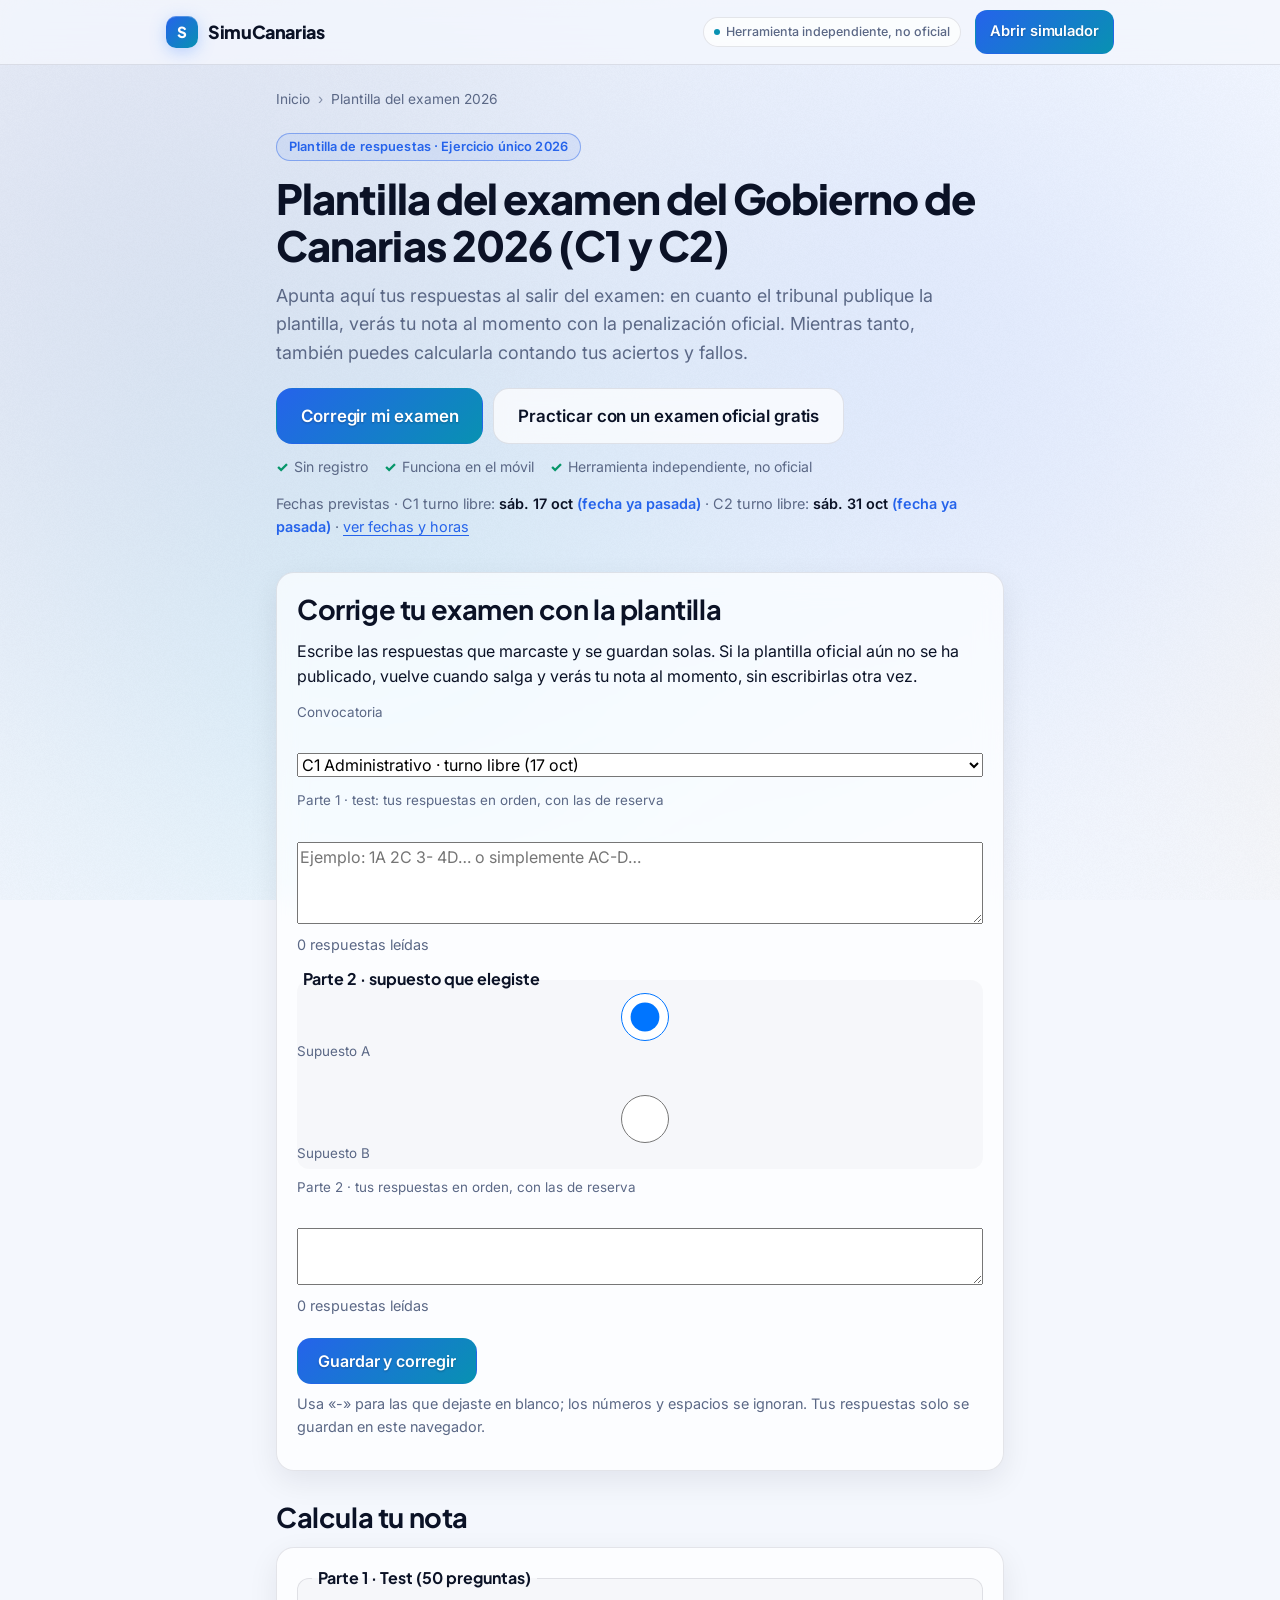
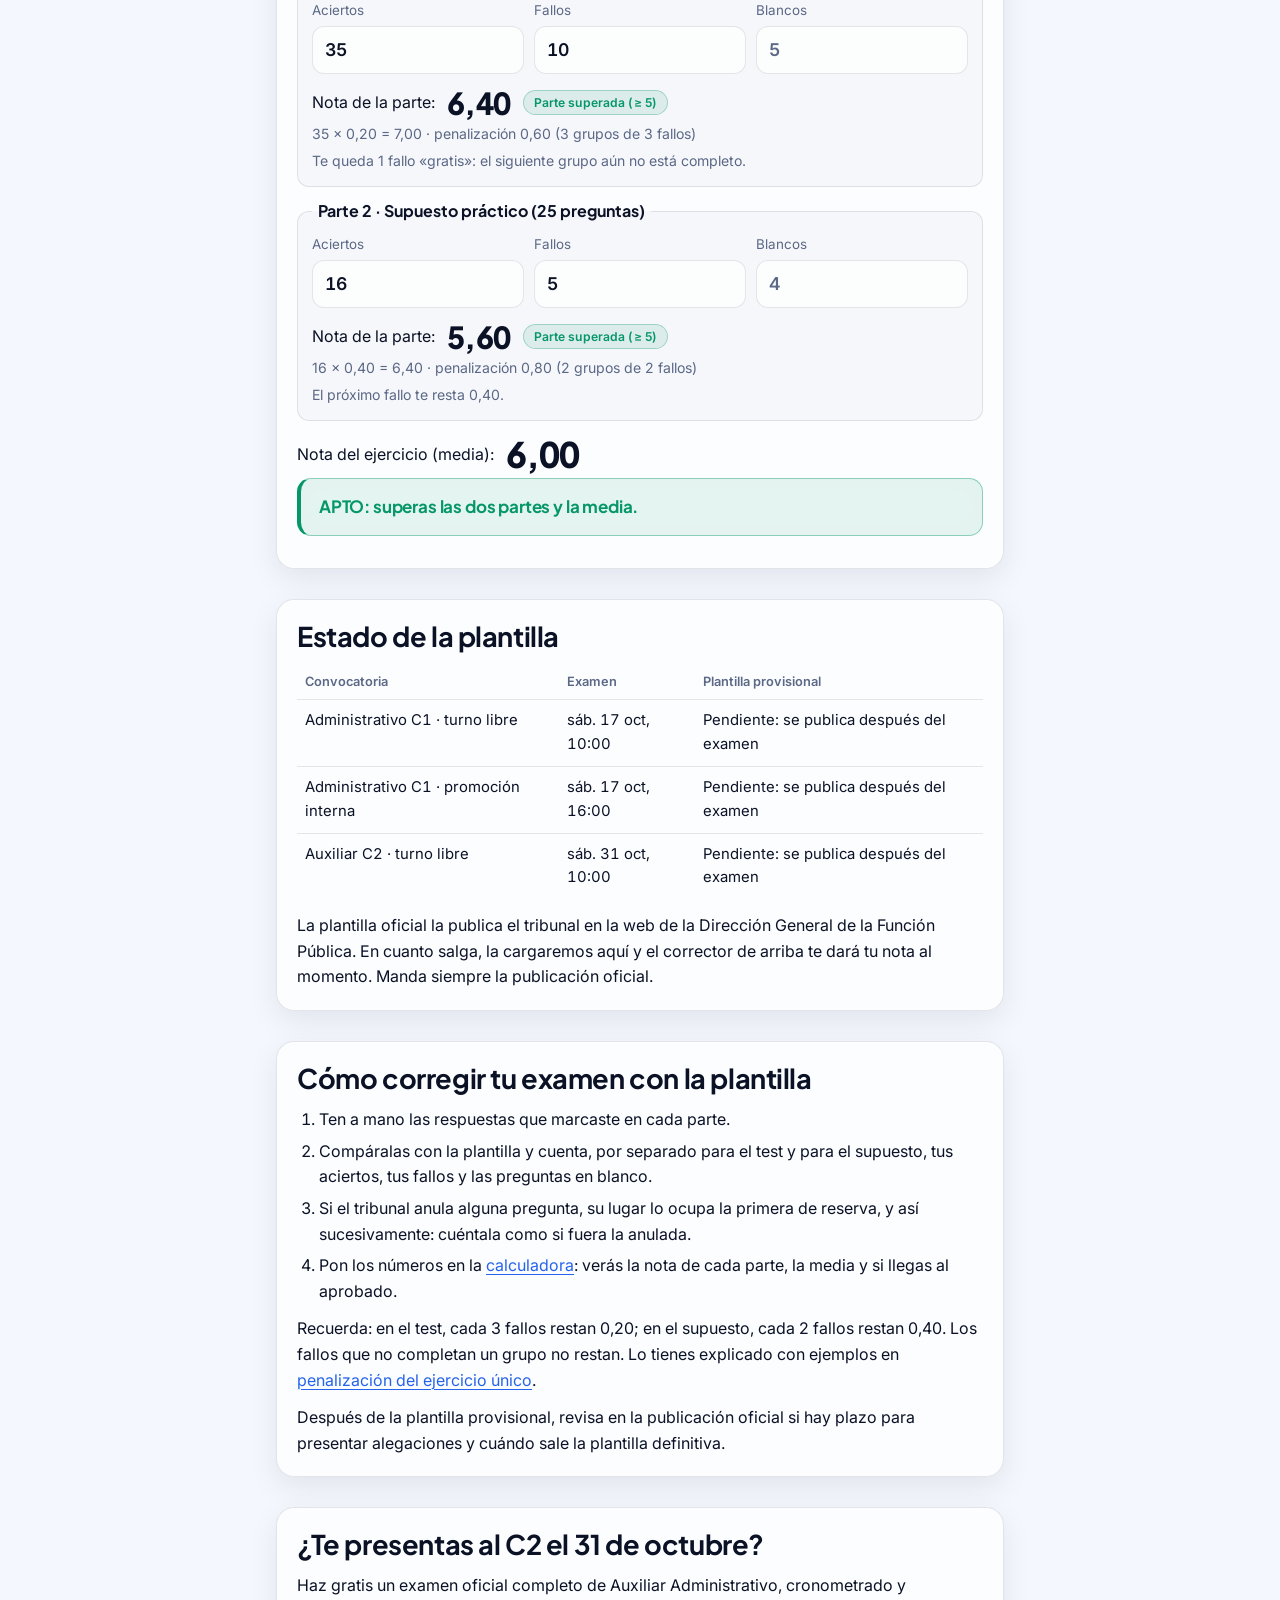
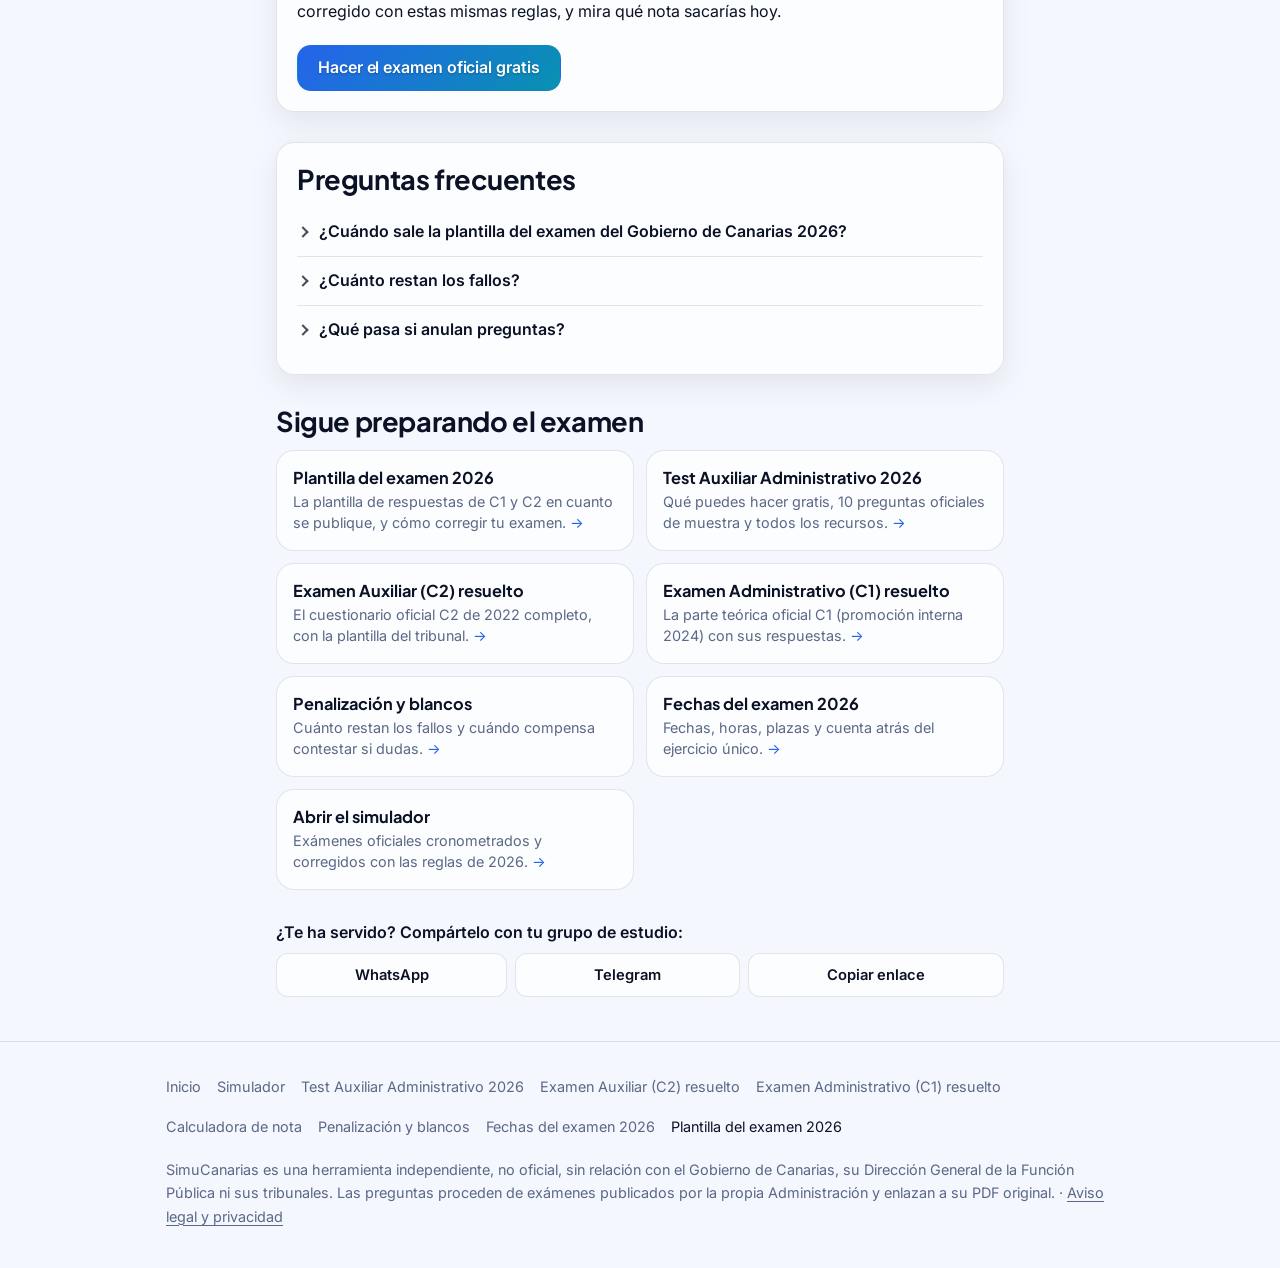
<file: plantilla-examen-gobierno-canarias-2026/index.html>
<!doctype html>
<html lang="es">
<head>
<meta charset="utf-8">
<script>if(/github\.io$/.test(location.hostname)){location.replace("https://simucanarias.pages.dev"+location.pathname.replace(/^\/simucanarias/,"").replace(/index\.html$/,"")+location.search+location.hash)}</script>
<meta name="viewport" content="width=device-width, initial-scale=1">
<title>Plantilla examen Gobierno de Canarias 2026: C1 y C2</title>
<meta name="description" content="Plantilla de respuestas del ejercicio único del Gobierno de Canarias 2026 (C1 y C2) y calculadora de nota con la penalización oficial.">
<meta name="robots" content="index, follow, max-image-preview:large">
<link rel="canonical" href="https://simucanarias.pages.dev/plantilla-examen-gobierno-canarias-2026/">
<meta property="og:type" content="website">
<meta property="og:site_name" content="SimuCanarias">
<meta property="og:locale" content="es_ES">
<meta property="og:title" content="Plantilla examen Gobierno de Canarias 2026: C1 y C2">
<meta property="og:description" content="Plantilla de respuestas del ejercicio único del Gobierno de Canarias 2026 (C1 y C2) y calculadora de nota con la penalización oficial.">
<meta property="og:url" content="https://simucanarias.pages.dev/plantilla-examen-gobierno-canarias-2026/">
<meta property="og:image" content="https://simucanarias.pages.dev/og.png">
<meta property="og:image:width" content="1200">
<meta property="og:image:height" content="630">
<meta name="twitter:card" content="summary_large_image">
<meta name="twitter:title" content="Plantilla examen Gobierno de Canarias 2026: C1 y C2">
<meta name="twitter:description" content="Plantilla de respuestas del ejercicio único del Gobierno de Canarias 2026 (C1 y C2) y calculadora de nota con la penalización oficial.">
<meta name="twitter:image" content="https://simucanarias.pages.dev/og.png">
<link rel="icon" href="data:image/svg+xml,%3Csvg xmlns='http://www.w3.org/2000/svg' viewBox='0 0 32 32'%3E%3Crect width='32' height='32' rx='8' fill='%230a5cc2'/%3E%3Ctext x='16' y='22' font-size='16' text-anchor='middle' fill='white' font-family='Arial' font-weight='bold'%3ES%3C/text%3E%3C/svg%3E">
<meta name="color-scheme" content="dark light">
<meta name="theme-color" content="#060a17" media="(prefers-color-scheme: dark)">
<meta name="theme-color" content="#f4f7fd" media="(prefers-color-scheme: light)">
<link rel="preconnect" href="https://fonts.googleapis.com">
<link rel="preconnect" href="https://fonts.gstatic.com" crossorigin>
<link rel="stylesheet" href="https://fonts.googleapis.com/css2?family=Inter:wght@400;500;600&family=Plus+Jakarta+Sans:wght@600;700;800&display=swap">
<link rel="stylesheet" href="../assets/app.css">
<link rel="stylesheet" href="../assets/seo.css">
<script type="application/ld+json">
{
 "@context": "https://schema.org",
 "@graph": [
  {
   "@type": "BreadcrumbList",
   "itemListElement": [
    {
     "@type": "ListItem",
     "position": 1,
     "name": "Inicio",
     "item": "https://simucanarias.pages.dev/"
    },
    {
     "@type": "ListItem",
     "position": 2,
     "name": "Plantilla del examen 2026",
     "item": "https://simucanarias.pages.dev/plantilla-examen-gobierno-canarias-2026/"
    }
   ]
  },
  {
   "@type": "FAQPage",
   "mainEntity": [
    {
     "@type": "Question",
     "name": "¿Cuándo sale la plantilla del examen del Gobierno de Canarias 2026?",
     "acceptedAnswer": {
      "@type": "Answer",
      "text": "La publica el tribunal después de cada examen, en la web de la Dirección General de la Función Pública. En cuanto salga la enlazaremos aquí junto a un corrector para comprobar tu examen."
     }
    },
    {
     "@type": "Question",
     "name": "¿Cuánto restan los fallos?",
     "acceptedAnswer": {
      "@type": "Answer",
      "text": "En el test, cada grupo completo de 3 fallos resta 0,20 puntos; en el supuesto práctico, cada grupo completo de 2 fallos resta 0,40. Los fallos que no completan un grupo no restan y las preguntas en blanco no restan nunca."
     }
    },
    {
     "@type": "Question",
     "name": "¿Qué pasa si anulan preguntas?",
     "acceptedAnswer": {
      "@type": "Answer",
      "text": "Se sustituyen por las de reserva en el orden en que se formularon. Si se anulan más preguntas que reservas hay, cada pregunta pasa a valer de forma proporcional al número total que finalmente se valore."
     }
    }
   ]
  }
 ]
}
</script>
</head>
<body>
<canvas id="aurora" aria-hidden="true"></canvas>
<a class="skip" href="#main">Saltar al contenido</a>
<header class="site"><div class="wrap">
<a class="logo" href="../"><span class="logo-mark">S</span>SimuCanarias</a>
<nav class="top" aria-label="Principal"><span class="indep">Herramienta independiente, no oficial</span><a class="btn small" href="../simulador">Abrir simulador</a></nav>
</div></header>
<main id="main" class="wrap narrow seo">
<nav class="crumbs" aria-label="Migas de pan"><ol><li><a href="../">Inicio</a></li><li aria-current="page">Plantilla del examen 2026</li></ol></nav>
<header class="hero">
<p class="eyebrow">Plantilla de respuestas · Ejercicio único 2026</p>
<h1>Plantilla del examen del Gobierno de Canarias 2026 (C1 y C2)</h1>
<p class="lead">Apunta aquí tus respuestas al salir del examen: en cuanto el tribunal publique la plantilla, verás tu nota al momento con la penalización oficial. Mientras tanto, también puedes calcularla contando tus aciertos y fallos.</p>
<div class="cta-row"><a class="btn xl" href="#corrector">Corregir mi examen</a><a class="btn ghost xl" href="../simulador#/exam/c2-2022-libre-test2">Practicar con un examen oficial gratis</a></div>
<ul class="trust"><li>Sin registro</li><li>Funciona en el móvil</li><li>Herramienta independiente, no oficial</li></ul>
<p class="when">Fechas previstas · C1 turno libre: <strong>sáb. 17 oct</strong><span class="days" data-days="2026-10-17T10:00:00+01:00" hidden></span> · C2 turno libre: <strong>sáb. 31 oct</strong><span class="days" data-days="2026-10-31T10:00:00+00:00" hidden></span> · <a href="../fecha-examen-gobierno-canarias-2026/">ver fechas y horas</a></p>
</header>
<section class="card sec" id="corrector" aria-labelledby="h-corr">
<h2 id="h-corr">Corrige tu examen con la plantilla</h2>
<p>Escribe las respuestas que marcaste y se guardan solas. Si la plantilla oficial aún no se ha publicado, vuelve cuando salga y verás tu nota al momento, sin escribirlas otra vez.</p>
<form class="calc" onsubmit="return false" aria-label="Corrector de la plantilla">
<p><label for="cx-conv">Convocatoria</label><br><select id="cx-conv" style="width:100%;box-sizing:border-box;font:inherit">
<option value="C111L26">C1 Administrativo · turno libre (17 oct)</option>
<option value="C111I26">C1 Administrativo · promoción interna (17 oct, tarde)</option>
<option value="C211I26">C2 Auxiliar · promoción interna (17 oct, tarde)</option>
<option value="C211L26">C2 Auxiliar · turno libre (31 oct)</option>
</select></p>
<p><label for="cx-p1">Parte 1 · test: tus respuestas en orden, con las de reserva</label><br>
<textarea id="cx-p1" rows="3" spellcheck="false" autocapitalize="characters" placeholder="Ejemplo: 1A 2C 3- 4D… o simplemente AC-D…" style="width:100%;box-sizing:border-box;font:inherit"></textarea>
<span class="small muted" id="cx-c1"></span></p>
<fieldset style="border:0;padding:0;margin:0 0 8px"><legend>Parte 2 · supuesto que elegiste</legend>
<label><input type="radio" name="cx-sup" value="A" checked> Supuesto A</label> &nbsp; <label><input type="radio" name="cx-sup" value="B"> Supuesto B</label></fieldset>
<p><label for="cx-p2">Parte 2 · tus respuestas en orden, con las de reserva</label><br>
<textarea id="cx-p2" rows="2" spellcheck="false" autocapitalize="characters" style="width:100%;box-sizing:border-box;font:inherit"></textarea>
<span class="small muted" id="cx-c2"></span></p>
<div class="cta-row"><button class="btn" type="button" id="cx-go">Guardar y corregir</button></div>
<div id="cx-out" aria-live="polite"></div>
<p class="small muted">Usa «-» para las que dejaste en blanco; los números y espacios se ignoran. Tus respuestas solo se guardan en este navegador.</p>
</form>
</section>

<section id="calculadora" aria-labelledby="h-calc">
<h2 id="h-calc">Calcula tu nota</h2>
<form class="card calc" onsubmit="return false" aria-label="Calculadora de nota">
<fieldset>
<legend>Parte 1 · Test (50 preguntas)</legend>
<div class="fields">
<div><label for="a1">Aciertos</label><input id="a1" type="number" inputmode="numeric" min="0" max="40" value="35"></div>
<div><label for="f1">Fallos</label><input id="f1" type="number" inputmode="numeric" min="0" max="15" value="10"></div>
<div><span class="flabel">Blancos</span><output class="box" id="b1" for="a1 f1">5</output></div>
</div>
<div class="res" aria-live="polite"><span>Nota de la parte:</span> <span class="mark" id="m1">6,40</span><span class="tag ok" id="t1">Parte superada (≥ 5)</span></div>
<p class="detail" id="x1">35 × 0,20 = 7,00 · penalización 0,60 (3 grupos de 3 fallos)</p>
<p class="detail" id="n1">Te queda 1 fallo «gratis»: el siguiente grupo aún no está completo.</p>
</fieldset>
<fieldset>
<legend>Parte 2 · Supuesto práctico (25 preguntas)</legend>
<div class="fields">
<div><label for="a2">Aciertos</label><input id="a2" type="number" inputmode="numeric" min="0" max="20" value="16"></div>
<div><label for="f2">Fallos</label><input id="f2" type="number" inputmode="numeric" min="0" max="9" value="5"></div>
<div><span class="flabel">Blancos</span><output class="box" id="b2" for="a2 f2">4</output></div>
</div>
<div class="res" aria-live="polite"><span>Nota de la parte:</span> <span class="mark" id="m2">5,60</span><span class="tag ok" id="t2">Parte superada (≥ 5)</span></div>
<p class="detail" id="x2">16 × 0,40 = 6,40 · penalización 0,80 (2 grupos de 2 fallos)</p>
<p class="detail" id="n2">El próximo fallo te resta 0,40.</p>
</fieldset>
<div class="res"><span>Nota del ejercicio (media):</span> <span class="mean" id="mm">6,00</span></div>
<p class="verdict ok" id="vv" aria-live="polite">APTO: superas las dos partes y la media.</p>
<noscript><p class="small muted">Activa JavaScript para recalcular. Sin él, usa la fórmula y las tablas de abajo.</p></noscript>
</form>
</section>

<section class="card sec" aria-labelledby="h-estado">
<h2 id="h-estado">Estado de la plantilla</h2>
<div class="tw"><table class="t">
<thead><tr><th scope="col">Convocatoria</th><th scope="col">Examen</th><th scope="col">Plantilla provisional</th></tr></thead>
<tbody>
<tr><td>Administrativo C1 · turno libre</td><td>sáb. 17 oct, 10:00</td><td>Pendiente: se publica después del examen</td></tr>
<tr><td>Administrativo C1 · promoción interna</td><td>sáb. 17 oct, 16:00</td><td>Pendiente: se publica después del examen</td></tr>
<tr><td>Auxiliar C2 · turno libre</td><td>sáb. 31 oct, 10:00</td><td>Pendiente: se publica después del examen</td></tr>
</tbody></table></div>
<p>La plantilla oficial la publica el tribunal en la web de la Dirección General de la Función Pública. En cuanto salga, la cargaremos aquí y el corrector de arriba te dará tu nota al momento. Manda siempre la publicación oficial.</p>
</section>

<section class="card sec" aria-labelledby="h-corregir">
<h2 id="h-corregir">Cómo corregir tu examen con la plantilla</h2>
<ol>
<li>Ten a mano las respuestas que marcaste en cada parte.</li>
<li>Compáralas con la plantilla y cuenta, por separado para el test y para el supuesto, tus aciertos, tus fallos y las preguntas en blanco.</li>
<li>Si el tribunal anula alguna pregunta, su lugar lo ocupa la primera de reserva, y así sucesivamente: cuéntala como si fuera la anulada.</li>
<li>Pon los números en la <a href="#calculadora">calculadora</a>: verás la nota de cada parte, la media y si llegas al aprobado.</li>
</ol>
<p>Recuerda: en el test, cada 3 fallos restan 0,20; en el supuesto, cada 2 fallos restan 0,40. Los fallos que no completan un grupo no restan. Lo tienes explicado con ejemplos en <a href="../penalizacion-ejercicio-unico-canarias/">penalización del ejercicio único</a>.</p>
<p>Después de la plantilla provisional, revisa en la publicación oficial si hay plazo para presentar alegaciones y cuándo sale la plantilla definitiva.</p>
</section>

<section class="card sec" aria-labelledby="h-c2">
<h2 id="h-c2">¿Te presentas al C2 el 31 de octubre?</h2>
<p>Haz gratis un examen oficial completo de Auxiliar Administrativo, cronometrado y corregido con estas mismas reglas, y mira qué nota sacarías hoy.</p>
<div class="cta-row"><a class="btn" href="../simulador#/exam/c2-2022-libre-test2">Hacer el examen oficial gratis</a></div>
</section>

<section class="card sec" aria-labelledby="h-faq">
<h2 id="h-faq">Preguntas frecuentes</h2>
<details class="faq"><summary>¿Cuándo sale la plantilla del examen del Gobierno de Canarias 2026?</summary><div><p>La publica el tribunal después de cada examen, en la web de la Dirección General de la Función Pública. En cuanto salga la enlazaremos aquí junto a un corrector para comprobar tu examen.</p></div></details>
<details class="faq"><summary>¿Cuánto restan los fallos?</summary><div><p>En el test, cada grupo completo de 3 fallos resta 0,20 puntos; en el supuesto práctico, cada grupo completo de 2 fallos resta 0,40. Los fallos que no completan un grupo no restan y las preguntas en blanco no restan nunca.</p></div></details>
<details class="faq"><summary>¿Qué pasa si anulan preguntas?</summary><div><p>Se sustituyen por las de reserva en el orden en que se formularon. Si se anulan más preguntas que reservas hay, cada pregunta pasa a valer de forma proporcional al número total que finalmente se valore.</p></div></details>
</section>

<section aria-labelledby="h-sigue">
<h2 id="h-sigue">Sigue preparando el examen</h2>
<div class="links"><a class="lcard" href="../plantilla-examen-gobierno-canarias-2026/"><strong>Plantilla del examen 2026</strong><span>La plantilla de respuestas de C1 y C2 en cuanto se publique, y cómo corregir tu examen.</span></a>
<a class="lcard" href="../test-auxiliar-administrativo-canarias/"><strong>Test Auxiliar Administrativo 2026</strong><span>Qué puedes hacer gratis, 10 preguntas oficiales de muestra y todos los recursos.</span></a>
<a class="lcard" href="../examen-auxiliar-administrativo-canarias-resuelto/"><strong>Examen Auxiliar (C2) resuelto</strong><span>El cuestionario oficial C2 de 2022 completo, con la plantilla del tribunal.</span></a>
<a class="lcard" href="../examen-administrativo-c1-canarias-resuelto/"><strong>Examen Administrativo (C1) resuelto</strong><span>La parte teórica oficial C1 (promoción interna 2024) con sus respuestas.</span></a>
<a class="lcard" href="../penalizacion-ejercicio-unico-canarias/"><strong>Penalización y blancos</strong><span>Cuánto restan los fallos y cuándo compensa contestar si dudas.</span></a>
<a class="lcard" href="../fecha-examen-gobierno-canarias-2026/"><strong>Fechas del examen 2026</strong><span>Fechas, horas, plazas y cuenta atrás del ejercicio único.</span></a>
<a class="lcard" href="../simulador"><strong>Abrir el simulador</strong><span>Exámenes oficiales cronometrados y corregidos con las reglas de 2026.</span></a></div>
</section>
<div class="share">
<span>¿Te ha servido? Compártelo con tu grupo de estudio:</span>
<a class="btn ghost small" href="https://wa.me/?text=Plantilla%20y%20calculadora%20de%20nota%20del%20examen%20del%20Gobierno%20de%20Canarias%202026%20%28C1%20y%20C2%29%3A%20https%3A%2F%2Fsimucanarias.pages.dev%2Fplantilla-examen-gobierno-canarias-2026%2F" target="_blank" rel="noopener">WhatsApp</a>
<a class="btn ghost small" href="https://t.me/share/url?url=https%3A%2F%2Fsimucanarias.pages.dev%2Fplantilla-examen-gobierno-canarias-2026%2F&amp;text=Plantilla%20y%20calculadora%20de%20nota%20del%20examen%20del%20Gobierno%20de%20Canarias%202026%20%28C1%20y%20C2%29" target="_blank" rel="noopener">Telegram</a>
<button class="btn ghost small" type="button" data-copy="https://simucanarias.pages.dev/plantilla-examen-gobierno-canarias-2026/" hidden>Copiar enlace</button>
</div>

</main>
<footer class="site"><div class="wrap">
<nav aria-label="Guías y exámenes resueltos"><ul class="foot-links"><li><a href="../">Inicio</a></li><li><a href="../simulador">Simulador</a></li><li><a href="../test-auxiliar-administrativo-canarias/">Test Auxiliar Administrativo 2026</a></li><li><a href="../examen-auxiliar-administrativo-canarias-resuelto/">Examen Auxiliar (C2) resuelto</a></li><li><a href="../examen-administrativo-c1-canarias-resuelto/">Examen Administrativo (C1) resuelto</a></li><li><a href="../calculadora-nota-ejercicio-unico-canarias/">Calculadora de nota</a></li><li><a href="../penalizacion-ejercicio-unico-canarias/">Penalización y blancos</a></li><li><a href="../fecha-examen-gobierno-canarias-2026/">Fechas del examen 2026</a></li><li><a href="../plantilla-examen-gobierno-canarias-2026/" aria-current="page">Plantilla del examen 2026</a></li></ul></nav>
<p>SimuCanarias es una herramienta independiente, no oficial, sin relación con el Gobierno de Canarias, su Dirección General de la Función Pública ni sus tribunales. Las preguntas proceden de exámenes publicados por la propia Administración y enlazan a su PDF original. · <a href="../aviso-legal">Aviso legal y privacidad</a></p>
</div></footer>
<script src="../assets/bg.js" defer></script>
<script>
(function () {
  var now = Date.now();
  document.querySelectorAll('[data-days]').forEach(function (el) {
    var t = Date.parse(el.getAttribute('data-days'));
    if (isNaN(t)) return;
    var ms = t - now, d = Math.ceil(ms / 864e5);
    el.textContent = ms <= 0 ? ' (fecha ya pasada)' : ms < 864e5 ? ' (es hoy o mañana)' : ' (faltan ' + d + ' días)';
    el.hidden = false;
  });
  if (navigator.clipboard) document.querySelectorAll('[data-copy]').forEach(function (b) {
    b.hidden = false;
    b.addEventListener('click', function () {
      navigator.clipboard.writeText(b.getAttribute('data-copy')).then(function () {
        b.textContent = '¡Enlace copiado!';
        setTimeout(function () { b.textContent = 'Copiar enlace'; }, 1600);
      });
    });
  });
  var hide = document.getElementById('hide-ans');
  if (hide) {
    hide.closest('label').hidden = false;
    hide.addEventListener('change', function () { document.body.classList.toggle('hide-ans', hide.checked); });
  }
})();
</script>
<script>
(function () {
  function $(id) { return document.getElementById(id); }
  function fmt(c) { return (c / 100).toFixed(2).replace('.', ','); }
  var PARTS = [
    { k: '1', n: 50, g: 3, v: 20 },  // Parte 1: +0,20 · −0,20 por cada 3 fallos (Base 22.5)
    { k: '2', n: 25, g: 2, v: 40 }   // Parte 2: +0,40 · −0,40 por cada 2 fallos (Base 23.6)
  ];
  function num(el, max) {
    var raw = el.value.trim(), v = parseInt(raw, 10);
    if (isNaN(v)) v = 0;
    v = Math.max(0, Math.min(max, v));
    if (raw !== '' && String(v) !== raw) el.value = v;
    return v;
  }
  function part(p) {
    var aEl = $('a' + p.k), fEl = $('f' + p.k);
    var a = num(aEl, p.n);
    var f = num(fEl, p.n - a);
    aEl.max = p.n - f; fEl.max = p.n - a;
    var groups = Math.floor(f / p.g);
    // mark = max(0, value*a − value*floor(f/g)), in hundredths to avoid float noise
    var c = Math.max(0, (a - groups) * p.v);
    $('b' + p.k).textContent = p.n - a - f;
    $('m' + p.k).textContent = fmt(c);
    $('x' + p.k).textContent = a + ' × ' + fmt(p.v) + ' = ' + fmt(a * p.v) + ' · penalización ' + fmt(groups * p.v) +
      ' (' + groups + (groups === 1 ? ' grupo' : ' grupos') + ' de ' + p.g + ' fallos)';
    var free = p.g - 1 - (f % p.g);
    $('n' + p.k).textContent = a + f >= p.n ? 'Has contestado todas las preguntas.' :
      free === 0 ? 'El próximo fallo te resta ' + fmt(p.v) + '.' :
      'Te ' + (free === 1 ? 'queda 1 fallo' : 'quedan ' + free + ' fallos') + ' «gratis»: el siguiente grupo aún no está completo.';
    var t = $('t' + p.k), ok = c >= 500;
    t.className = 'tag ' + (ok ? 'ok' : 'bad');
    t.textContent = ok ? 'Parte superada (≥ 5)' : 'Parte no superada (< 5)';
    return c;
  }
  function run() {
    var c1 = part(PARTS[0]), c2 = part(PARTS[1]);
    var mean = Math.round((c1 + c2) / 2);
    $('mm').textContent = fmt(mean);
    var ok = c1 >= 500 && c2 >= 500 && mean >= 500, v = $('vv');
    v.className = 'verdict ' + (ok ? 'ok' : 'bad');
    v.textContent = ok ? 'APTO: superas las dos partes y la media.' :
      (c1 < 500 && c2 < 500) ? 'NO APTO: no llegas al 5 en ninguna de las dos partes.' :
      c1 < 500 ? 'NO APTO: necesitas al menos un 5 en la parte 1 (test).' :
      'NO APTO: necesitas al menos un 5 en la parte 2 (supuesto).';
  }
  ['a1', 'f1', 'a2', 'f2'].forEach(function (id) { $(id).addEventListener('input', run); });
  run();
})();
</script><script src="../assets/scoring.js"></script>
<script src="../assets/plantillas.js"></script>
<script src="../assets/corrector.js"></script>
</body>
</html>
</file>
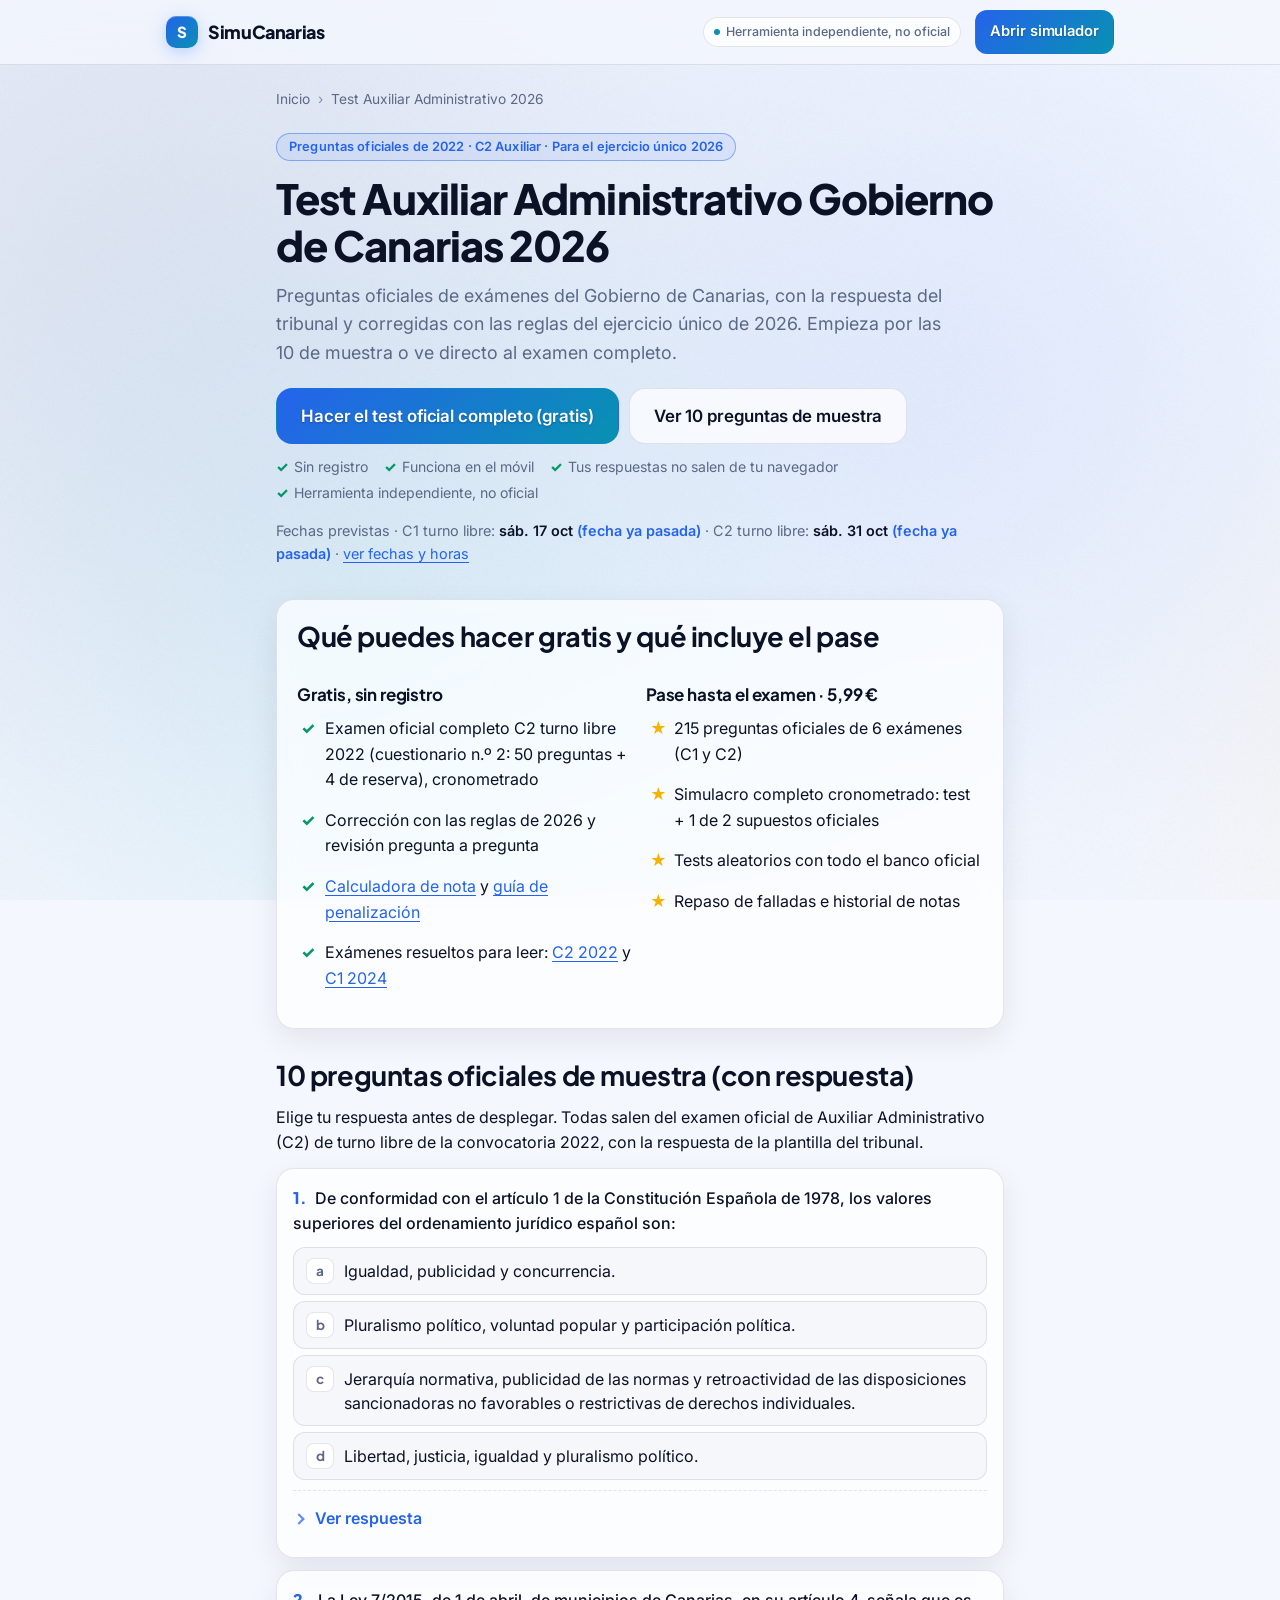
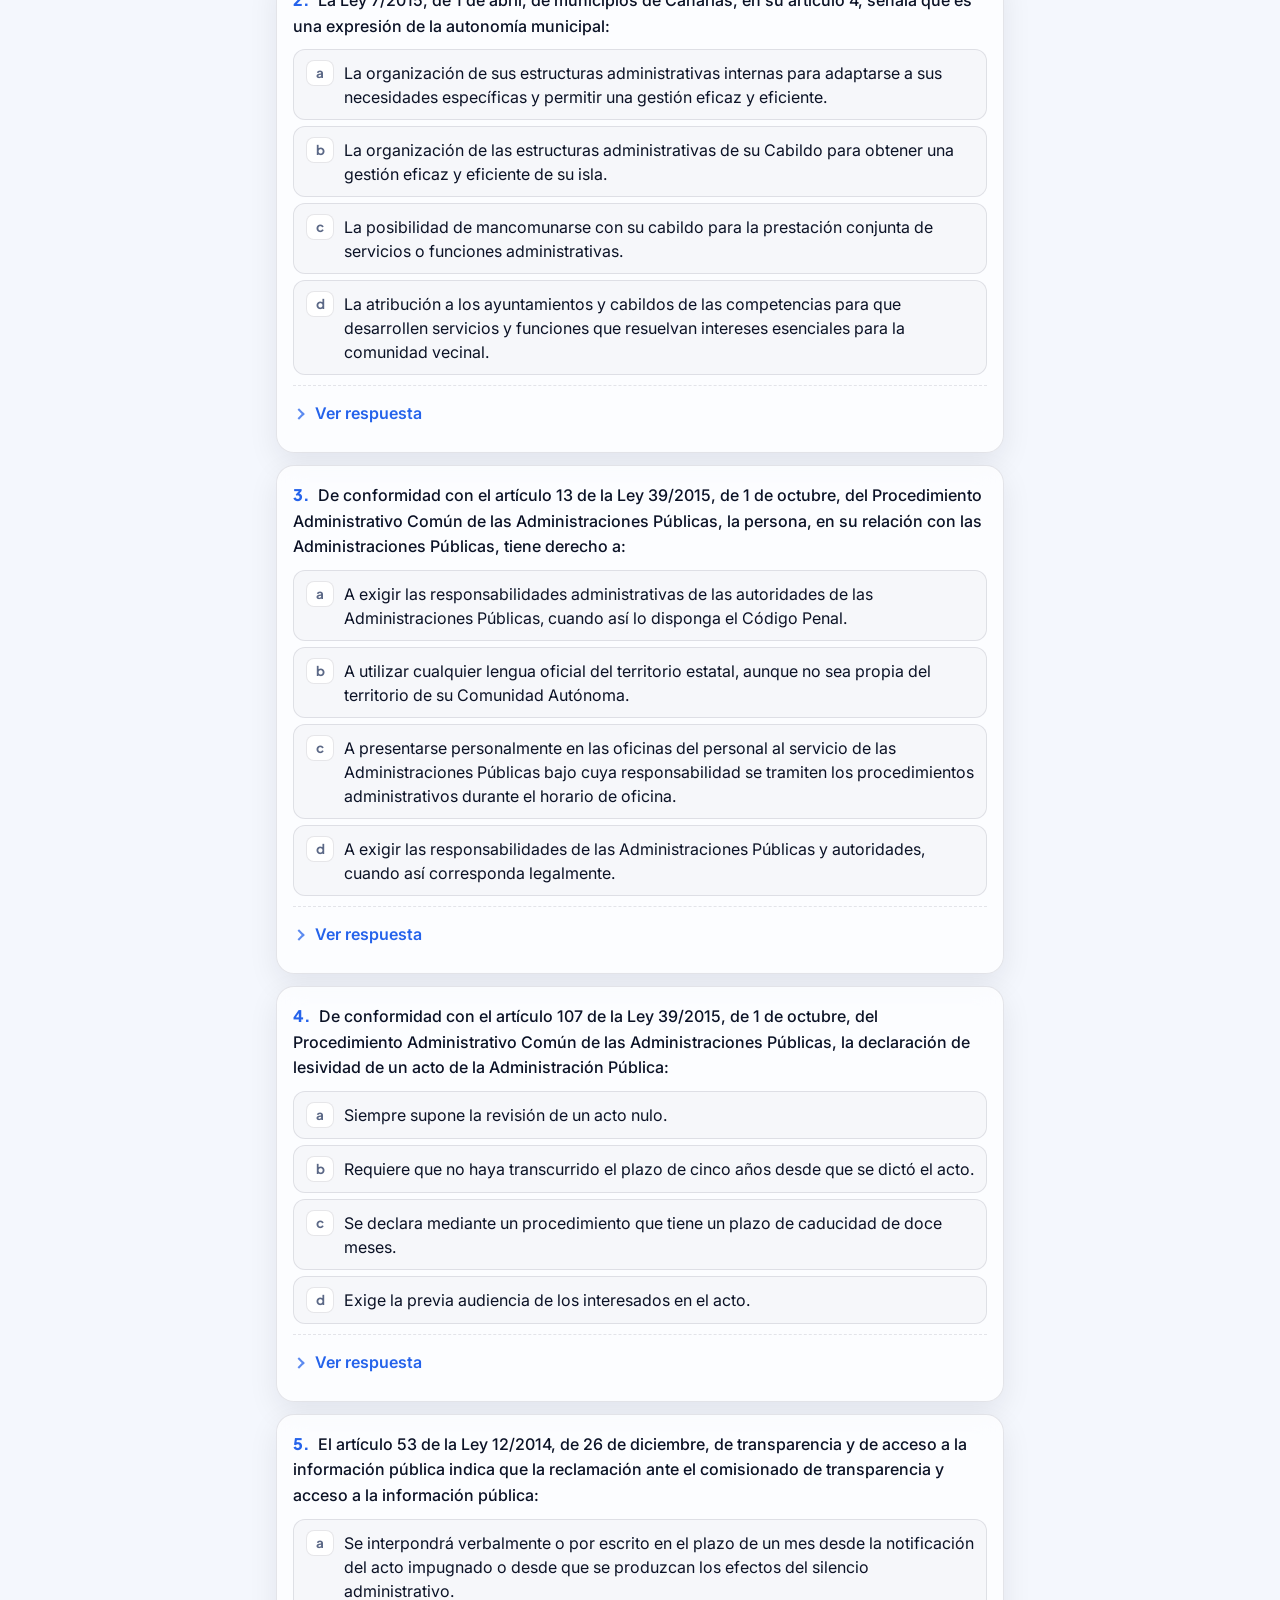
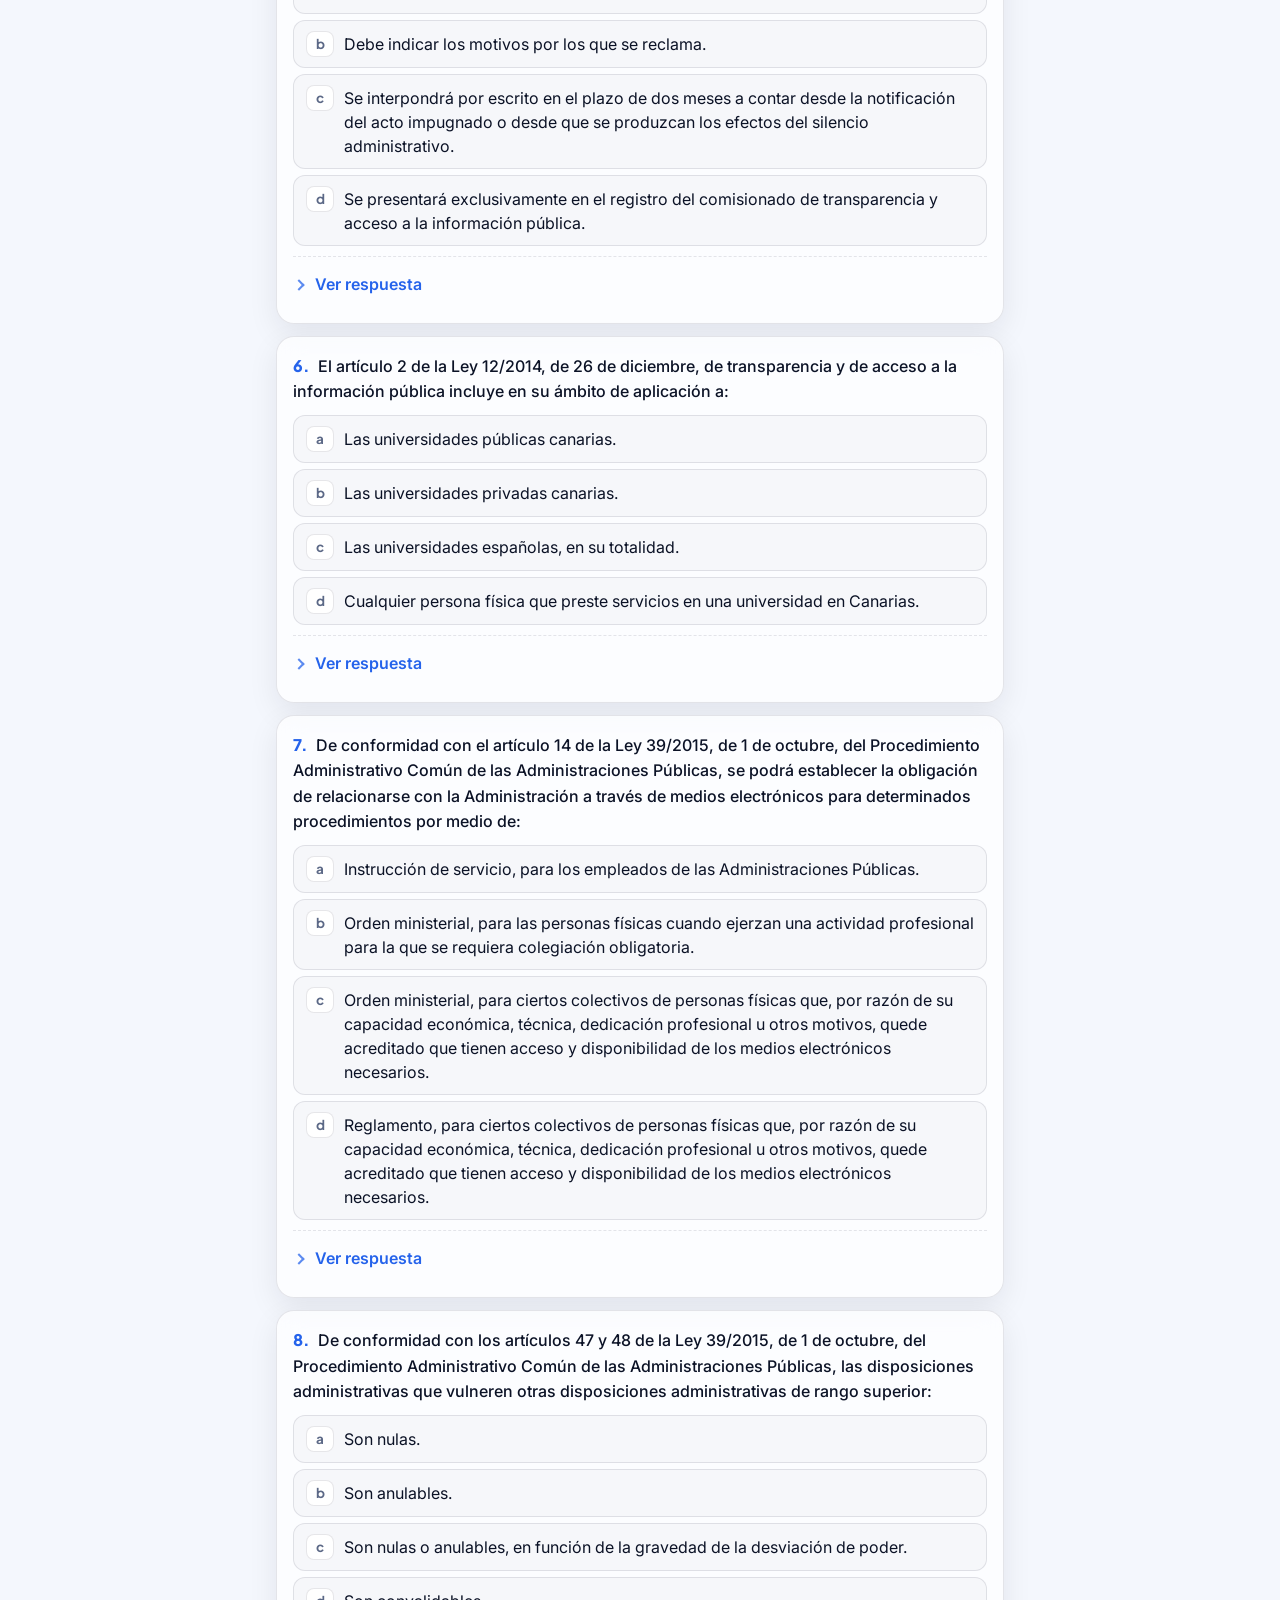
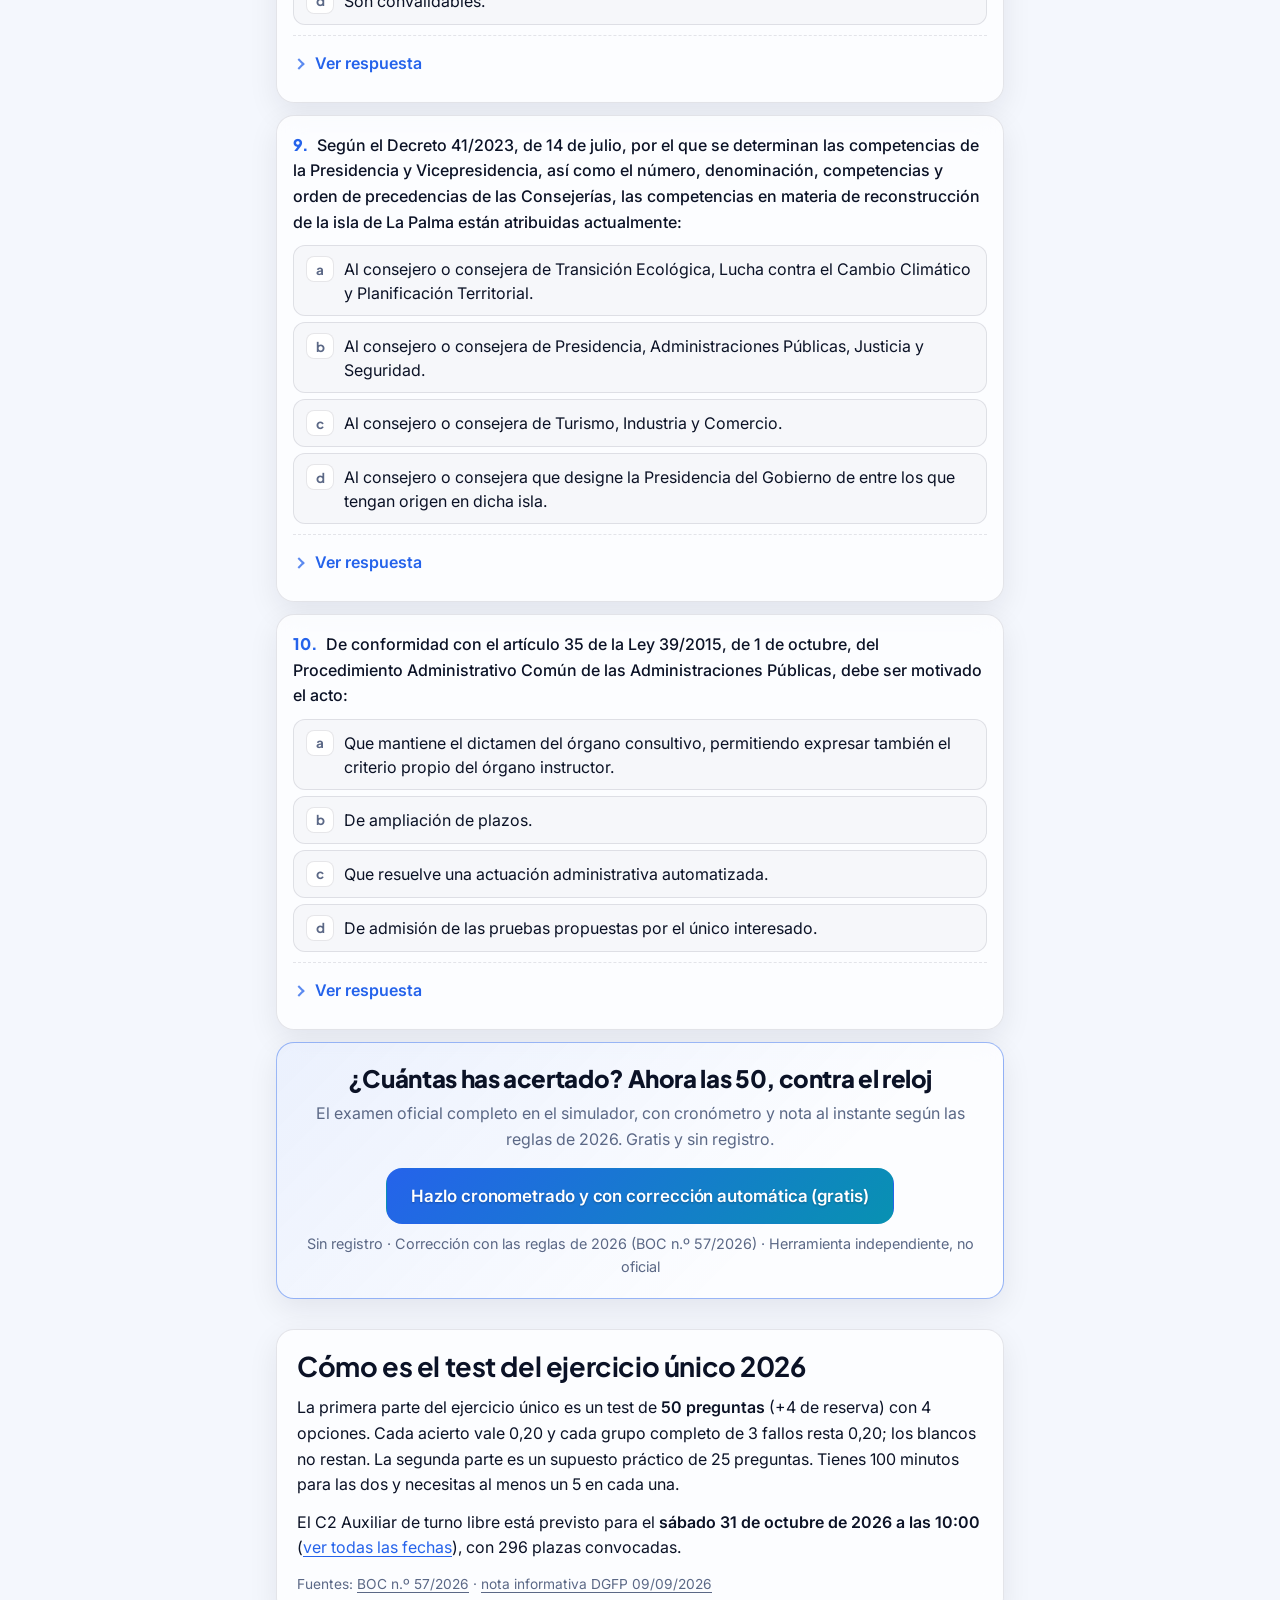
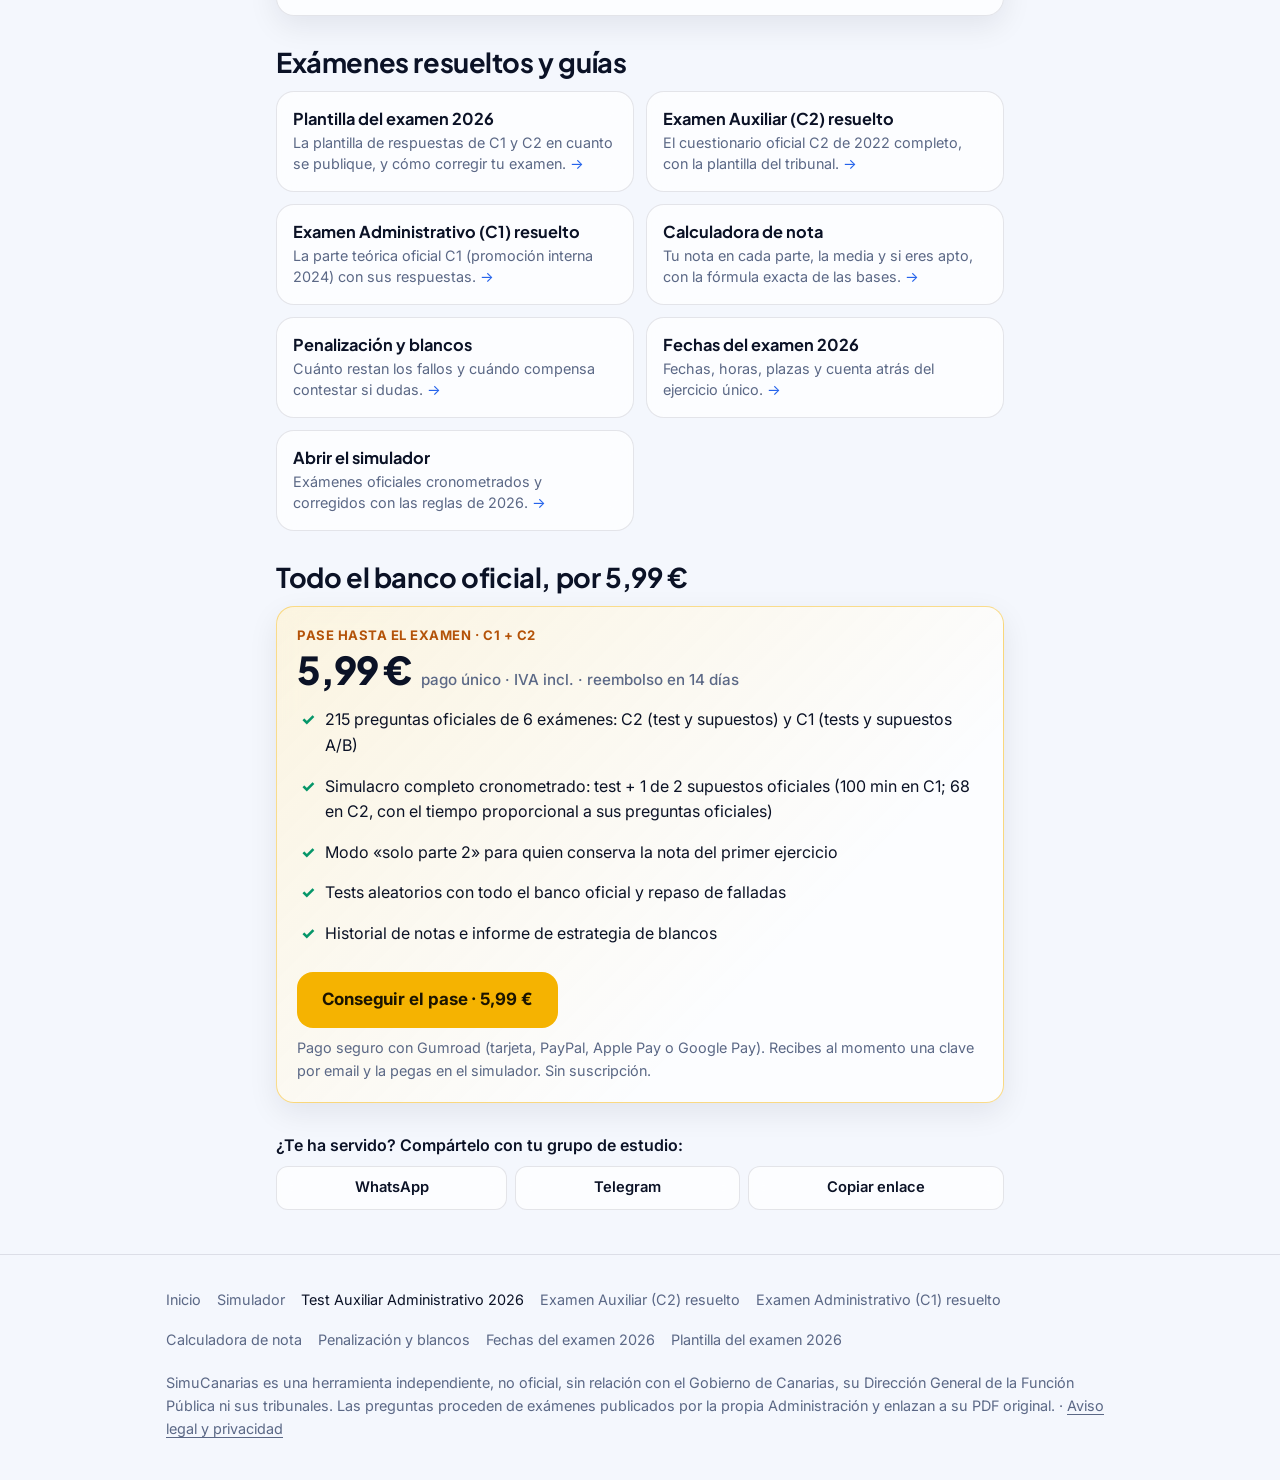
<file: test-auxiliar-administrativo-canarias/index.html>
<!doctype html>
<html lang="es">
<head>
<meta charset="utf-8">
<script>if(/github\.io$/.test(location.hostname)){location.replace("https://simucanarias.pages.dev"+location.pathname.replace(/^\/simucanarias/,"").replace(/index\.html$/,"")+location.search+location.hash)}</script>
<meta name="viewport" content="width=device-width, initial-scale=1">
<title>Test Auxiliar Administrativo Gobierno de Canarias 2026</title>
<meta name="description" content="Test de Auxiliar Administrativo del Gobierno de Canarias con preguntas oficiales y respuestas: 10 de muestra, examen completo gratis y simulacros.">
<meta name="robots" content="index, follow, max-image-preview:large">
<link rel="canonical" href="https://simucanarias.pages.dev/test-auxiliar-administrativo-canarias/">
<meta property="og:type" content="website">
<meta property="og:site_name" content="SimuCanarias">
<meta property="og:locale" content="es_ES">
<meta property="og:title" content="Test Auxiliar Administrativo Gobierno de Canarias 2026">
<meta property="og:description" content="Test de Auxiliar Administrativo del Gobierno de Canarias con preguntas oficiales y respuestas: 10 de muestra, examen completo gratis y simulacros.">
<meta property="og:url" content="https://simucanarias.pages.dev/test-auxiliar-administrativo-canarias/">
<meta property="og:image" content="https://simucanarias.pages.dev/og.png">
<meta property="og:image:width" content="1200">
<meta property="og:image:height" content="630">
<meta name="twitter:card" content="summary_large_image">
<meta name="twitter:title" content="Test Auxiliar Administrativo Gobierno de Canarias 2026">
<meta name="twitter:description" content="Test de Auxiliar Administrativo del Gobierno de Canarias con preguntas oficiales y respuestas: 10 de muestra, examen completo gratis y simulacros.">
<meta name="twitter:image" content="https://simucanarias.pages.dev/og.png">
<link rel="icon" href="data:image/svg+xml,%3Csvg xmlns='http://www.w3.org/2000/svg' viewBox='0 0 32 32'%3E%3Crect width='32' height='32' rx='8' fill='%230a5cc2'/%3E%3Ctext x='16' y='22' font-size='16' text-anchor='middle' fill='white' font-family='Arial' font-weight='bold'%3ES%3C/text%3E%3C/svg%3E">
<meta name="color-scheme" content="dark light">
<meta name="theme-color" content="#060a17" media="(prefers-color-scheme: dark)">
<meta name="theme-color" content="#f4f7fd" media="(prefers-color-scheme: light)">
<link rel="preconnect" href="https://fonts.googleapis.com">
<link rel="preconnect" href="https://fonts.gstatic.com" crossorigin>
<link rel="stylesheet" href="https://fonts.googleapis.com/css2?family=Inter:wght@400;500;600&family=Plus+Jakarta+Sans:wght@600;700;800&display=swap">
<link rel="stylesheet" href="../assets/app.css">
<link rel="stylesheet" href="../assets/seo.css">
<script type="application/ld+json">
{
 "@context": "https://schema.org",
 "@graph": [
  {
   "@type": "BreadcrumbList",
   "itemListElement": [
    {
     "@type": "ListItem",
     "position": 1,
     "name": "Inicio",
     "item": "https://simucanarias.pages.dev/"
    },
    {
     "@type": "ListItem",
     "position": 2,
     "name": "Test Auxiliar Administrativo 2026",
     "item": "https://simucanarias.pages.dev/test-auxiliar-administrativo-canarias/"
    }
   ]
  },
  {
   "@type": "Quiz",
   "name": "10 preguntas oficiales de muestra · Test Auxiliar Administrativo Gobierno de Canarias",
   "description": "Test de Auxiliar Administrativo del Gobierno de Canarias con preguntas oficiales y respuestas: 10 de muestra, examen completo gratis y simulacros.",
   "url": "https://simucanarias.pages.dev/test-auxiliar-administrativo-canarias/",
   "inLanguage": "es",
   "educationalLevel": "C2 · Auxiliar Administrativo",
   "learningResourceType": "Examen oficial resuelto",
   "isAccessibleForFree": true,
   "about": {
    "@type": "Thing",
    "name": "Oposiciones Auxiliar Administrativo Gobierno de Canarias"
   },
   "isBasedOn": {
    "@type": "CreativeWork",
    "name": "C2 Auxiliar · Turno libre · Convocatoria BOC 245/2022 · Primer ejercicio (cuestionario n.º 2)",
    "url": "https://www.gobiernodecanarias.org/cpj/dgfp/procesos_selectivos/procesos_2022/auxi_libres/relacion_preguntas_respuestas_cuestionario_2_C2_LIBRES_11032024.pdf"
   },
   "provider": {
    "@type": "Organization",
    "@id": "https://simucanarias.pages.dev/#org",
    "name": "SimuCanarias",
    "url": "https://simucanarias.pages.dev/"
   },
   "hasPart": [
    {
     "@type": "Question",
     "eduQuestionType": "Multiple choice",
     "position": 1,
     "text": "De conformidad con el artículo 1 de la Constitución Española de 1978, los valores superiores del ordenamiento jurídico español son:",
     "suggestedAnswer": [
      {
       "@type": "Answer",
       "position": 0,
       "text": "Igualdad, publicidad y concurrencia."
      },
      {
       "@type": "Answer",
       "position": 1,
       "text": "Pluralismo político, voluntad popular y participación política."
      },
      {
       "@type": "Answer",
       "position": 2,
       "text": "Jerarquía normativa, publicidad de las normas y retroactividad de las disposiciones sancionadoras no favorables o restrictivas de derechos individuales."
      }
     ],
     "acceptedAnswer": {
      "@type": "Answer",
      "position": 3,
      "text": "Libertad, justicia, igualdad y pluralismo político."
     }
    },
    {
     "@type": "Question",
     "eduQuestionType": "Multiple choice",
     "position": 6,
     "text": "La Ley 7/2015, de 1 de abril, de municipios de Canarias, en su artículo 4, señala que es una expresión de la autonomía municipal:",
     "suggestedAnswer": [
      {
       "@type": "Answer",
       "position": 1,
       "text": "La organización de las estructuras administrativas de su Cabildo para obtener una gestión eficaz y eficiente de su isla."
      },
      {
       "@type": "Answer",
       "position": 2,
       "text": "La posibilidad de mancomunarse con su cabildo para la prestación conjunta de servicios o funciones administrativas."
      },
      {
       "@type": "Answer",
       "position": 3,
       "text": "La atribución a los ayuntamientos y cabildos de las competencias para que desarrollen servicios y funciones que resuelvan intereses esenciales para la comunidad vecinal."
      }
     ],
     "acceptedAnswer": {
      "@type": "Answer",
      "position": 0,
      "text": "La organización de sus estructuras administrativas internas para adaptarse a sus necesidades específicas y permitir una gestión eficaz y eficiente."
     }
    },
    {
     "@type": "Question",
     "eduQuestionType": "Multiple choice",
     "position": 11,
     "text": "De conformidad con el artículo 13 de la Ley 39/2015, de 1 de octubre, del Procedimiento Administrativo Común de las Administraciones Públicas, la persona, en su relación con las Administraciones Públicas, tiene derecho a:",
     "suggestedAnswer": [
      {
       "@type": "Answer",
       "position": 0,
       "text": "A exigir las responsabilidades administrativas de las autoridades de las Administraciones Públicas, cuando así lo disponga el Código Penal."
      },
      {
       "@type": "Answer",
       "position": 1,
       "text": "A utilizar cualquier lengua oficial del territorio estatal, aunque no sea propia del territorio de su Comunidad Autónoma."
      },
      {
       "@type": "Answer",
       "position": 2,
       "text": "A presentarse personalmente en las oficinas del personal al servicio de las Administraciones Públicas bajo cuya responsabilidad se tramiten los procedimientos administrativos durante el horario de oficina."
      }
     ],
     "acceptedAnswer": {
      "@type": "Answer",
      "position": 3,
      "text": "A exigir las responsabilidades de las Administraciones Públicas y autoridades, cuando así corresponda legalmente."
     }
    },
    {
     "@type": "Question",
     "eduQuestionType": "Multiple choice",
     "position": 16,
     "text": "De conformidad con el artículo 107 de la Ley 39/2015, de 1 de octubre, del Procedimiento Administrativo Común de las Administraciones Públicas, la declaración de lesividad de un acto de la Administración Pública:",
     "suggestedAnswer": [
      {
       "@type": "Answer",
       "position": 0,
       "text": "Siempre supone la revisión de un acto nulo."
      },
      {
       "@type": "Answer",
       "position": 1,
       "text": "Requiere que no haya transcurrido el plazo de cinco años desde que se dictó el acto."
      },
      {
       "@type": "Answer",
       "position": 2,
       "text": "Se declara mediante un procedimiento que tiene un plazo de caducidad de doce meses."
      }
     ],
     "acceptedAnswer": {
      "@type": "Answer",
      "position": 3,
      "text": "Exige la previa audiencia de los interesados en el acto."
     }
    },
    {
     "@type": "Question",
     "eduQuestionType": "Multiple choice",
     "position": 21,
     "text": "El artículo 53 de la Ley 12/2014, de 26 de diciembre, de transparencia y de acceso a la información pública indica que la reclamación ante el comisionado de transparencia y acceso a la información pública:",
     "suggestedAnswer": [
      {
       "@type": "Answer",
       "position": 0,
       "text": "Se interpondrá verbalmente o por escrito en el plazo de un mes desde la notificación del acto impugnado o desde que se produzcan los efectos del silencio administrativo."
      },
      {
       "@type": "Answer",
       "position": 2,
       "text": "Se interpondrá por escrito en el plazo de dos meses a contar desde la notificación del acto impugnado o desde que se produzcan los efectos del silencio administrativo."
      },
      {
       "@type": "Answer",
       "position": 3,
       "text": "Se presentará exclusivamente en el registro del comisionado de transparencia y acceso a la información pública."
      }
     ],
     "acceptedAnswer": {
      "@type": "Answer",
      "position": 1,
      "text": "Debe indicar los motivos por los que se reclama."
     }
    },
    {
     "@type": "Question",
     "eduQuestionType": "Multiple choice",
     "position": 26,
     "text": "El artículo 2 de la Ley 12/2014, de 26 de diciembre, de transparencia y de acceso a la información pública incluye en su ámbito de aplicación a:",
     "suggestedAnswer": [
      {
       "@type": "Answer",
       "position": 1,
       "text": "Las universidades privadas canarias."
      },
      {
       "@type": "Answer",
       "position": 2,
       "text": "Las universidades españolas, en su totalidad."
      },
      {
       "@type": "Answer",
       "position": 3,
       "text": "Cualquier persona física que preste servicios en una universidad en Canarias."
      }
     ],
     "acceptedAnswer": {
      "@type": "Answer",
      "position": 0,
      "text": "Las universidades públicas canarias."
     }
    },
    {
     "@type": "Question",
     "eduQuestionType": "Multiple choice",
     "position": 31,
     "text": "De conformidad con el artículo 14 de la Ley 39/2015, de 1 de octubre, del Procedimiento Administrativo Común de las Administraciones Públicas, se podrá establecer la obligación de relacionarse con la Administración a través de medios electrónicos para determinados procedimientos por medio de:",
     "suggestedAnswer": [
      {
       "@type": "Answer",
       "position": 0,
       "text": "Instrucción de servicio, para los empleados de las Administraciones Públicas."
      },
      {
       "@type": "Answer",
       "position": 1,
       "text": "Orden ministerial, para las personas físicas cuando ejerzan una actividad profesional para la que se requiera colegiación obligatoria."
      },
      {
       "@type": "Answer",
       "position": 2,
       "text": "Orden ministerial, para ciertos colectivos de personas físicas que, por razón de su capacidad económica, técnica, dedicación profesional u otros motivos, quede acreditado que tienen acceso y disponibilidad de los medios electrónicos necesarios."
      }
     ],
     "acceptedAnswer": {
      "@type": "Answer",
      "position": 3,
      "text": "Reglamento, para ciertos colectivos de personas físicas que, por razón de su capacidad económica, técnica, dedicación profesional u otros motivos, quede acreditado que tienen acceso y disponibilidad de los medios electrónicos necesarios."
     }
    },
    {
     "@type": "Question",
     "eduQuestionType": "Multiple choice",
     "position": 36,
     "text": "De conformidad con los artículos 47 y 48 de la Ley 39/2015, de 1 de octubre, del Procedimiento Administrativo Común de las Administraciones Públicas, las disposiciones administrativas que vulneren otras disposiciones administrativas de rango superior:",
     "suggestedAnswer": [
      {
       "@type": "Answer",
       "position": 1,
       "text": "Son anulables."
      },
      {
       "@type": "Answer",
       "position": 2,
       "text": "Son nulas o anulables, en función de la gravedad de la desviación de poder."
      },
      {
       "@type": "Answer",
       "position": 3,
       "text": "Son convalidables."
      }
     ],
     "acceptedAnswer": {
      "@type": "Answer",
      "position": 0,
      "text": "Son nulas."
     }
    },
    {
     "@type": "Question",
     "eduQuestionType": "Multiple choice",
     "position": 43,
     "text": "Según el Decreto 41/2023, de 14 de julio, por el que se determinan las competencias de la Presidencia y Vicepresidencia, así como el número, denominación, competencias y orden de precedencias de las Consejerías, las competencias en materia de reconstrucción de la isla de La Palma están atribuidas actualmente:",
     "suggestedAnswer": [
      {
       "@type": "Answer",
       "position": 0,
       "text": "Al consejero o consejera de Transición Ecológica, Lucha contra el Cambio Climático y Planificación Territorial."
      },
      {
       "@type": "Answer",
       "position": 2,
       "text": "Al consejero o consejera de Turismo, Industria y Comercio."
      },
      {
       "@type": "Answer",
       "position": 3,
       "text": "Al consejero o consejera que designe la Presidencia del Gobierno de entre los que tengan origen en dicha isla."
      }
     ],
     "acceptedAnswer": {
      "@type": "Answer",
      "position": 1,
      "text": "Al consejero o consejera de Presidencia, Administraciones Públicas, Justicia y Seguridad."
     }
    },
    {
     "@type": "Question",
     "eduQuestionType": "Multiple choice",
     "position": 46,
     "text": "De conformidad con el artículo 35 de la Ley 39/2015, de 1 de octubre, del Procedimiento Administrativo Común de las Administraciones Públicas, debe ser motivado el acto:",
     "suggestedAnswer": [
      {
       "@type": "Answer",
       "position": 0,
       "text": "Que mantiene el dictamen del órgano consultivo, permitiendo expresar también el criterio propio del órgano instructor."
      },
      {
       "@type": "Answer",
       "position": 2,
       "text": "Que resuelve una actuación administrativa automatizada."
      },
      {
       "@type": "Answer",
       "position": 3,
       "text": "De admisión de las pruebas propuestas por el único interesado."
      }
     ],
     "acceptedAnswer": {
      "@type": "Answer",
      "position": 1,
      "text": "De ampliación de plazos."
     }
    }
   ]
  }
 ]
}
</script>
</head>
<body>
<canvas id="aurora" aria-hidden="true"></canvas>
<a class="skip" href="#main">Saltar al contenido</a>
<header class="site"><div class="wrap">
<a class="logo" href="../"><span class="logo-mark">S</span>SimuCanarias</a>
<nav class="top" aria-label="Principal"><span class="indep">Herramienta independiente, no oficial</span><a class="btn small" href="../simulador">Abrir simulador</a></nav>
</div></header>
<main id="main" class="wrap narrow seo">
<nav class="crumbs" aria-label="Migas de pan"><ol><li><a href="../">Inicio</a></li><li aria-current="page">Test Auxiliar Administrativo 2026</li></ol></nav>
<header class="hero">
<p class="eyebrow">Preguntas oficiales de 2022 · C2 Auxiliar · Para el ejercicio único 2026</p>
<h1>Test Auxiliar Administrativo Gobierno de Canarias 2026</h1>
<p class="lead">Preguntas oficiales de exámenes del Gobierno de Canarias, con la respuesta del tribunal y corregidas con las reglas del ejercicio único de 2026. Empieza por las 10 de muestra o ve directo al examen completo.</p>
<div class="cta-row"><a class="btn xl" href="../simulador#/exam/c2-2022-libre-test2">Hacer el test oficial completo (gratis)</a><a class="btn ghost xl" href="#muestra">Ver 10 preguntas de muestra</a></div>
<ul class="trust"><li>Sin registro</li><li>Funciona en el móvil</li><li>Tus respuestas no salen de tu navegador</li><li>Herramienta independiente, no oficial</li></ul>
<p class="when">Fechas previstas · C1 turno libre: <strong>sáb. 17 oct</strong><span class="days" data-days="2026-10-17T10:00:00+01:00" hidden></span> · C2 turno libre: <strong>sáb. 31 oct</strong><span class="days" data-days="2026-10-31T10:00:00+00:00" hidden></span> · <a href="../fecha-examen-gobierno-canarias-2026/">ver fechas y horas</a></p>
</header>
<section class="card sec" aria-labelledby="h-que">
<h2 id="h-que">Qué puedes hacer gratis y qué incluye el pase</h2>
<div class="links">
<div>
<h3>Gratis, sin registro</h3>
<ul class="check">
<li>Examen oficial completo C2 turno libre 2022 (cuestionario n.º 2: 50 preguntas + 4 de reserva), cronometrado</li>
<li>Corrección con las reglas de 2026 y revisión pregunta a pregunta</li>
<li><a href="../calculadora-nota-ejercicio-unico-canarias/">Calculadora de nota</a> y <a href="../penalizacion-ejercicio-unico-canarias/">guía de penalización</a></li>
<li>Exámenes resueltos para leer: <a href="../examen-auxiliar-administrativo-canarias-resuelto/">C2 2022</a> y <a href="../examen-administrativo-c1-canarias-resuelto/">C1 2024</a></li>
</ul>
</div>
<div>
<h3>Pase hasta el examen · 5,99 €</h3>
<ul class="check lock">
<li>215 preguntas oficiales de 6 exámenes (C1 y C2)</li>
<li>Simulacro completo cronometrado: test + 1 de 2 supuestos oficiales</li>
<li>Tests aleatorios con todo el banco oficial</li>
<li>Repaso de falladas e historial de notas</li>
</ul>
</div>
</div>
</section>

<section id="muestra" aria-labelledby="h-muestra">
<h2 id="h-muestra">10 preguntas oficiales de muestra (con respuesta)</h2>
<p>Elige tu respuesta antes de desplegar. Todas salen del examen oficial de Auxiliar Administrativo (C2) de turno libre de la convocatoria 2022, con la respuesta de la plantilla del tribunal.</p>
<div class="qa" id="m1"><p class="qa-stem"><span class="num">1.</span> De conformidad con el artículo 1 de la Constitución Española de 1978, los valores superiores del ordenamiento jurídico español son:</p><ol class="opts"><li><span class="l">a</span><span class="t-opt">Igualdad, publicidad y concurrencia.</span></li><li><span class="l">b</span><span class="t-opt">Pluralismo político, voluntad popular y participación política.</span></li><li><span class="l">c</span><span class="t-opt">Jerarquía normativa, publicidad de las normas y retroactividad de las disposiciones sancionadoras no favorables o restrictivas de derechos individuales.</span></li><li><span class="l">d</span><span class="t-opt">Libertad, justicia, igualdad y pluralismo político.</span></li></ol><details class="reveal"><summary>Ver respuesta</summary><p>Respuesta oficial: <strong>d)</strong> Libertad, justicia, igualdad y pluralismo político.</p><p class="srcline">Pregunta 1 del cuestionario n.º 2 de Auxiliar (C2) turno libre, convocatoria 2022 · <a href="../examen-auxiliar-administrativo-canarias-resuelto/#p1">verla en el examen completo</a></p></details></div><div class="qa" id="m2"><p class="qa-stem"><span class="num">2.</span> La Ley 7/2015, de 1 de abril, de municipios de Canarias, en su artículo 4, señala que es una expresión de la autonomía municipal:</p><ol class="opts"><li><span class="l">a</span><span class="t-opt">La organización de sus estructuras administrativas internas para adaptarse a sus necesidades específicas y permitir una gestión eficaz y eficiente.</span></li><li><span class="l">b</span><span class="t-opt">La organización de las estructuras administrativas de su Cabildo para obtener una gestión eficaz y eficiente de su isla.</span></li><li><span class="l">c</span><span class="t-opt">La posibilidad de mancomunarse con su cabildo para la prestación conjunta de servicios o funciones administrativas.</span></li><li><span class="l">d</span><span class="t-opt">La atribución a los ayuntamientos y cabildos de las competencias para que desarrollen servicios y funciones que resuelvan intereses esenciales para la comunidad vecinal.</span></li></ol><details class="reveal"><summary>Ver respuesta</summary><p>Respuesta oficial: <strong>a)</strong> La organización de sus estructuras administrativas internas para adaptarse a sus necesidades específicas y permitir una gestión eficaz y eficiente.</p><p class="srcline">Pregunta 6 del cuestionario n.º 2 de Auxiliar (C2) turno libre, convocatoria 2022 · <a href="../examen-auxiliar-administrativo-canarias-resuelto/#p6">verla en el examen completo</a></p></details></div><div class="qa" id="m3"><p class="qa-stem"><span class="num">3.</span> De conformidad con el artículo 13 de la Ley 39/2015, de 1 de octubre, del Procedimiento Administrativo Común de las Administraciones Públicas, la persona, en su relación con las Administraciones Públicas, tiene derecho a:</p><ol class="opts"><li><span class="l">a</span><span class="t-opt">A exigir las responsabilidades administrativas de las autoridades de las Administraciones Públicas, cuando así lo disponga el Código Penal.</span></li><li><span class="l">b</span><span class="t-opt">A utilizar cualquier lengua oficial del territorio estatal, aunque no sea propia del territorio de su Comunidad Autónoma.</span></li><li><span class="l">c</span><span class="t-opt">A presentarse personalmente en las oficinas del personal al servicio de las Administraciones Públicas bajo cuya responsabilidad se tramiten los procedimientos administrativos durante el horario de oficina.</span></li><li><span class="l">d</span><span class="t-opt">A exigir las responsabilidades de las Administraciones Públicas y autoridades, cuando así corresponda legalmente.</span></li></ol><details class="reveal"><summary>Ver respuesta</summary><p>Respuesta oficial: <strong>d)</strong> A exigir las responsabilidades de las Administraciones Públicas y autoridades, cuando así corresponda legalmente.</p><p class="srcline">Pregunta 11 del cuestionario n.º 2 de Auxiliar (C2) turno libre, convocatoria 2022 · <a href="../examen-auxiliar-administrativo-canarias-resuelto/#p11">verla en el examen completo</a></p></details></div><div class="qa" id="m4"><p class="qa-stem"><span class="num">4.</span> De conformidad con el artículo 107 de la Ley 39/2015, de 1 de octubre, del Procedimiento Administrativo Común de las Administraciones Públicas, la declaración de lesividad de un acto de la Administración Pública:</p><ol class="opts"><li><span class="l">a</span><span class="t-opt">Siempre supone la revisión de un acto nulo.</span></li><li><span class="l">b</span><span class="t-opt">Requiere que no haya transcurrido el plazo de cinco años desde que se dictó el acto.</span></li><li><span class="l">c</span><span class="t-opt">Se declara mediante un procedimiento que tiene un plazo de caducidad de doce meses.</span></li><li><span class="l">d</span><span class="t-opt">Exige la previa audiencia de los interesados en el acto.</span></li></ol><details class="reveal"><summary>Ver respuesta</summary><p>Respuesta oficial: <strong>d)</strong> Exige la previa audiencia de los interesados en el acto.</p><p class="srcline">Pregunta 16 del cuestionario n.º 2 de Auxiliar (C2) turno libre, convocatoria 2022 · <a href="../examen-auxiliar-administrativo-canarias-resuelto/#p16">verla en el examen completo</a></p></details></div><div class="qa" id="m5"><p class="qa-stem"><span class="num">5.</span> El artículo 53 de la Ley 12/2014, de 26 de diciembre, de transparencia y de acceso a la información pública indica que la reclamación ante el comisionado de transparencia y acceso a la información pública:</p><ol class="opts"><li><span class="l">a</span><span class="t-opt">Se interpondrá verbalmente o por escrito en el plazo de un mes desde la notificación del acto impugnado o desde que se produzcan los efectos del silencio administrativo.</span></li><li><span class="l">b</span><span class="t-opt">Debe indicar los motivos por los que se reclama.</span></li><li><span class="l">c</span><span class="t-opt">Se interpondrá por escrito en el plazo de dos meses a contar desde la notificación del acto impugnado o desde que se produzcan los efectos del silencio administrativo.</span></li><li><span class="l">d</span><span class="t-opt">Se presentará exclusivamente en el registro del comisionado de transparencia y acceso a la información pública.</span></li></ol><details class="reveal"><summary>Ver respuesta</summary><p>Respuesta oficial: <strong>b)</strong> Debe indicar los motivos por los que se reclama.</p><p class="srcline">Pregunta 21 del cuestionario n.º 2 de Auxiliar (C2) turno libre, convocatoria 2022 · <a href="../examen-auxiliar-administrativo-canarias-resuelto/#p21">verla en el examen completo</a></p></details></div><div class="qa" id="m6"><p class="qa-stem"><span class="num">6.</span> El artículo 2 de la Ley 12/2014, de 26 de diciembre, de transparencia y de acceso a la información pública incluye en su ámbito de aplicación a:</p><ol class="opts"><li><span class="l">a</span><span class="t-opt">Las universidades públicas canarias.</span></li><li><span class="l">b</span><span class="t-opt">Las universidades privadas canarias.</span></li><li><span class="l">c</span><span class="t-opt">Las universidades españolas, en su totalidad.</span></li><li><span class="l">d</span><span class="t-opt">Cualquier persona física que preste servicios en una universidad en Canarias.</span></li></ol><details class="reveal"><summary>Ver respuesta</summary><p>Respuesta oficial: <strong>a)</strong> Las universidades públicas canarias.</p><p class="srcline">Pregunta 26 del cuestionario n.º 2 de Auxiliar (C2) turno libre, convocatoria 2022 · <a href="../examen-auxiliar-administrativo-canarias-resuelto/#p26">verla en el examen completo</a></p></details></div><div class="qa" id="m7"><p class="qa-stem"><span class="num">7.</span> De conformidad con el artículo 14 de la Ley 39/2015, de 1 de octubre, del Procedimiento Administrativo Común de las Administraciones Públicas, se podrá establecer la obligación de relacionarse con la Administración a través de medios electrónicos para determinados procedimientos por medio de:</p><ol class="opts"><li><span class="l">a</span><span class="t-opt">Instrucción de servicio, para los empleados de las Administraciones Públicas.</span></li><li><span class="l">b</span><span class="t-opt">Orden ministerial, para las personas físicas cuando ejerzan una actividad profesional para la que se requiera colegiación obligatoria.</span></li><li><span class="l">c</span><span class="t-opt">Orden ministerial, para ciertos colectivos de personas físicas que, por razón de su capacidad económica, técnica, dedicación profesional u otros motivos, quede acreditado que tienen acceso y disponibilidad de los medios electrónicos necesarios.</span></li><li><span class="l">d</span><span class="t-opt">Reglamento, para ciertos colectivos de personas físicas que, por razón de su capacidad económica, técnica, dedicación profesional u otros motivos, quede acreditado que tienen acceso y disponibilidad de los medios electrónicos necesarios.</span></li></ol><details class="reveal"><summary>Ver respuesta</summary><p>Respuesta oficial: <strong>d)</strong> Reglamento, para ciertos colectivos de personas físicas que, por razón de su capacidad económica, técnica, dedicación profesional u otros motivos, quede acreditado que tienen acceso y disponibilidad de los medios electrónicos necesarios.</p><p class="srcline">Pregunta 31 del cuestionario n.º 2 de Auxiliar (C2) turno libre, convocatoria 2022 · <a href="../examen-auxiliar-administrativo-canarias-resuelto/#p31">verla en el examen completo</a></p></details></div><div class="qa" id="m8"><p class="qa-stem"><span class="num">8.</span> De conformidad con los artículos 47 y 48 de la Ley 39/2015, de 1 de octubre, del Procedimiento Administrativo Común de las Administraciones Públicas, las disposiciones administrativas que vulneren otras disposiciones administrativas de rango superior:</p><ol class="opts"><li><span class="l">a</span><span class="t-opt">Son nulas.</span></li><li><span class="l">b</span><span class="t-opt">Son anulables.</span></li><li><span class="l">c</span><span class="t-opt">Son nulas o anulables, en función de la gravedad de la desviación de poder.</span></li><li><span class="l">d</span><span class="t-opt">Son convalidables.</span></li></ol><details class="reveal"><summary>Ver respuesta</summary><p>Respuesta oficial: <strong>a)</strong> Son nulas.</p><p class="srcline">Pregunta 36 del cuestionario n.º 2 de Auxiliar (C2) turno libre, convocatoria 2022 · <a href="../examen-auxiliar-administrativo-canarias-resuelto/#p36">verla en el examen completo</a></p></details></div><div class="qa" id="m9"><p class="qa-stem"><span class="num">9.</span> Según el Decreto 41/2023, de 14 de julio, por el que se determinan las competencias de la Presidencia y Vicepresidencia, así como el número, denominación, competencias y orden de precedencias de las Consejerías, las competencias en materia de reconstrucción de la isla de La Palma están atribuidas actualmente:</p><ol class="opts"><li><span class="l">a</span><span class="t-opt">Al consejero o consejera de Transición Ecológica, Lucha contra el Cambio Climático y Planificación Territorial.</span></li><li><span class="l">b</span><span class="t-opt">Al consejero o consejera de Presidencia, Administraciones Públicas, Justicia y Seguridad.</span></li><li><span class="l">c</span><span class="t-opt">Al consejero o consejera de Turismo, Industria y Comercio.</span></li><li><span class="l">d</span><span class="t-opt">Al consejero o consejera que designe la Presidencia del Gobierno de entre los que tengan origen en dicha isla.</span></li></ol><details class="reveal"><summary>Ver respuesta</summary><p>Respuesta oficial: <strong>b)</strong> Al consejero o consejera de Presidencia, Administraciones Públicas, Justicia y Seguridad.</p><p class="srcline">Pregunta 43 del cuestionario n.º 2 de Auxiliar (C2) turno libre, convocatoria 2022 · <a href="../examen-auxiliar-administrativo-canarias-resuelto/#p43">verla en el examen completo</a></p></details></div><div class="qa" id="m10"><p class="qa-stem"><span class="num">10.</span> De conformidad con el artículo 35 de la Ley 39/2015, de 1 de octubre, del Procedimiento Administrativo Común de las Administraciones Públicas, debe ser motivado el acto:</p><ol class="opts"><li><span class="l">a</span><span class="t-opt">Que mantiene el dictamen del órgano consultivo, permitiendo expresar también el criterio propio del órgano instructor.</span></li><li><span class="l">b</span><span class="t-opt">De ampliación de plazos.</span></li><li><span class="l">c</span><span class="t-opt">Que resuelve una actuación administrativa automatizada.</span></li><li><span class="l">d</span><span class="t-opt">De admisión de las pruebas propuestas por el único interesado.</span></li></ol><details class="reveal"><summary>Ver respuesta</summary><p>Respuesta oficial: <strong>b)</strong> De ampliación de plazos.</p><p class="srcline">Pregunta 46 del cuestionario n.º 2 de Auxiliar (C2) turno libre, convocatoria 2022 · <a href="../examen-auxiliar-administrativo-canarias-resuelto/#p46">verla en el examen completo</a></p></details></div>
<div class="card cta-band">
<p class="cta-title">¿Cuántas has acertado? Ahora las 50, contra el reloj</p>
<p class="muted">El examen oficial completo en el simulador, con cronómetro y nota al instante según las reglas de 2026. Gratis y sin registro.</p>
<div class="cta-row"><a class="btn xl" href="../simulador#/exam/c2-2022-libre-test2">Hazlo cronometrado y con corrección automática (gratis)</a></div>
<p class="small muted">Sin registro · Corrección con las reglas de 2026 (BOC n.º 57/2026) · Herramienta independiente, no oficial</p>
</div>
</section>

<section class="card sec" aria-labelledby="h-formato">
<h2 id="h-formato">Cómo es el test del ejercicio único 2026</h2>
<p>La primera parte del ejercicio único es un test de <strong>50 preguntas</strong> (+4 de reserva) con 4 opciones. Cada acierto vale 0,20 y cada grupo completo de 3 fallos resta 0,20; los blancos no restan. La segunda parte es un supuesto práctico de 25 preguntas. Tienes 100 minutos para las dos y necesitas al menos un 5 en cada una.</p>
<p>El C2 Auxiliar de turno libre está previsto para el <strong>sábado 31 de octubre de 2026 a las 10:00</strong> (<a href="../fecha-examen-gobierno-canarias-2026/">ver todas las fechas</a>), con 296 plazas convocadas.</p>
<p class="srcline">Fuentes: <a href="https://sede.gobiernodecanarias.org/boc/boc-a-2026-057-948.pdf" target="_blank" rel="noopener">BOC n.º 57/2026</a> · <a href="https://www.gobiernodecanarias.org/administracionespublicas/funcionpublica/docs_web/procesos_selectivos/procesos_2026/nota_informa_ejec_unico_C211L26_C211I26_C111L26_C111I26_E711L26_09092026.pdf" target="_blank" rel="noopener">nota informativa DGFP 09/09/2026</a></p>
</section>

<section aria-labelledby="h-rec">
<h2 id="h-rec">Exámenes resueltos y guías</h2>
<div class="links"><a class="lcard" href="../plantilla-examen-gobierno-canarias-2026/"><strong>Plantilla del examen 2026</strong><span>La plantilla de respuestas de C1 y C2 en cuanto se publique, y cómo corregir tu examen.</span></a>
<a class="lcard" href="../examen-auxiliar-administrativo-canarias-resuelto/"><strong>Examen Auxiliar (C2) resuelto</strong><span>El cuestionario oficial C2 de 2022 completo, con la plantilla del tribunal.</span></a>
<a class="lcard" href="../examen-administrativo-c1-canarias-resuelto/"><strong>Examen Administrativo (C1) resuelto</strong><span>La parte teórica oficial C1 (promoción interna 2024) con sus respuestas.</span></a>
<a class="lcard" href="../calculadora-nota-ejercicio-unico-canarias/"><strong>Calculadora de nota</strong><span>Tu nota en cada parte, la media y si eres apto, con la fórmula exacta de las bases.</span></a>
<a class="lcard" href="../penalizacion-ejercicio-unico-canarias/"><strong>Penalización y blancos</strong><span>Cuánto restan los fallos y cuándo compensa contestar si dudas.</span></a>
<a class="lcard" href="../fecha-examen-gobierno-canarias-2026/"><strong>Fechas del examen 2026</strong><span>Fechas, horas, plazas y cuenta atrás del ejercicio único.</span></a>
<a class="lcard" href="../simulador"><strong>Abrir el simulador</strong><span>Exámenes oficiales cronometrados y corregidos con las reglas de 2026.</span></a></div>
</section>

<section aria-labelledby="h-pase">
<h2 id="h-pase">Todo el banco oficial, por 5,99 €</h2>
<div class="card pass">
<p class="kicker">Pase hasta el examen · C1 + C2</p>
<p class="price">5,99 € <small>pago único · IVA incl. · reembolso en 14 días</small></p>
<ul class="check">
<li>215 preguntas oficiales de 6 exámenes: C2 (test y supuestos) y C1 (tests y supuestos A/B)</li>
<li>Simulacro completo cronometrado: test + 1 de 2 supuestos oficiales (100 min en C1; 68 en C2, con el tiempo proporcional a sus preguntas oficiales)</li>
<li>Modo «solo parte 2» para quien conserva la nota del primer ejercicio</li>
<li>Tests aleatorios con todo el banco oficial y repaso de falladas</li>
<li>Historial de notas e informe de estrategia de blancos</li>
</ul>
<div class="cta-row"><a class="btn sun xl" href="https://carrion840.gumroad.com/l/simucanarias?wanted=true" target="_blank" rel="noopener">Conseguir el pase · 5,99 €</a></div>
<p class="small muted">Pago seguro con Gumroad (tarjeta, PayPal, Apple Pay o Google Pay). Recibes al momento una clave por email y la pegas en el simulador. Sin suscripción.</p>
</div>
</section>
<div class="share">
<span>¿Te ha servido? Compártelo con tu grupo de estudio:</span>
<a class="btn ghost small" href="https://wa.me/?text=Test%20de%20Auxiliar%20Administrativo%20del%20Gobierno%20de%20Canarias%20con%20preguntas%20oficiales%20y%20examen%20completo%20gratis%3A%20https%3A//simucanarias.pages.dev/test-auxiliar-administrativo-canarias/" target="_blank" rel="noopener">WhatsApp</a>
<a class="btn ghost small" href="https://t.me/share/url?url=https%3A%2F%2Fsimucanarias.pages.dev%2Ftest-auxiliar-administrativo-canarias%2F&amp;text=Test%20de%20Auxiliar%20Administrativo%20del%20Gobierno%20de%20Canarias%20con%20preguntas%20oficiales%20y%20examen%20completo%20gratis%3A" target="_blank" rel="noopener">Telegram</a>
<button class="btn ghost small" type="button" data-copy="https://simucanarias.pages.dev/test-auxiliar-administrativo-canarias/" hidden>Copiar enlace</button>
</div>

</main>
<footer class="site"><div class="wrap">
<nav aria-label="Guías y exámenes resueltos"><ul class="foot-links"><li><a href="../">Inicio</a></li><li><a href="../simulador">Simulador</a></li><li><a href="../test-auxiliar-administrativo-canarias/" aria-current="page">Test Auxiliar Administrativo 2026</a></li><li><a href="../examen-auxiliar-administrativo-canarias-resuelto/">Examen Auxiliar (C2) resuelto</a></li><li><a href="../examen-administrativo-c1-canarias-resuelto/">Examen Administrativo (C1) resuelto</a></li><li><a href="../calculadora-nota-ejercicio-unico-canarias/">Calculadora de nota</a></li><li><a href="../penalizacion-ejercicio-unico-canarias/">Penalización y blancos</a></li><li><a href="../fecha-examen-gobierno-canarias-2026/">Fechas del examen 2026</a></li><li><a href="../plantilla-examen-gobierno-canarias-2026/">Plantilla del examen 2026</a></li></ul></nav>
<p>SimuCanarias es una herramienta independiente, no oficial, sin relación con el Gobierno de Canarias, su Dirección General de la Función Pública ni sus tribunales. Las preguntas proceden de exámenes publicados por la propia Administración y enlazan a su PDF original. · <a href="../aviso-legal">Aviso legal y privacidad</a></p>
</div></footer>
<script src="../assets/bg.js" defer></script>
<script>
(function () {
  var now = Date.now();
  document.querySelectorAll('[data-days]').forEach(function (el) {
    var t = Date.parse(el.getAttribute('data-days'));
    if (isNaN(t)) return;
    var ms = t - now, d = Math.ceil(ms / 864e5);
    el.textContent = ms <= 0 ? ' (fecha ya pasada)' : ms < 864e5 ? ' (es hoy o mañana)' : ' (faltan ' + d + ' días)';
    el.hidden = false;
  });
  if (navigator.clipboard) document.querySelectorAll('[data-copy]').forEach(function (b) {
    b.hidden = false;
    b.addEventListener('click', function () {
      navigator.clipboard.writeText(b.getAttribute('data-copy')).then(function () {
        b.textContent = '¡Enlace copiado!';
        setTimeout(function () { b.textContent = 'Copiar enlace'; }, 1600);
      });
    });
  });
  var hide = document.getElementById('hide-ans');
  if (hide) {
    hide.closest('label').hidden = false;
    hide.addEventListener('change', function () { document.body.classList.toggle('hide-ans', hide.checked); });
  }
})();
</script>
</body>
</html>
</file>
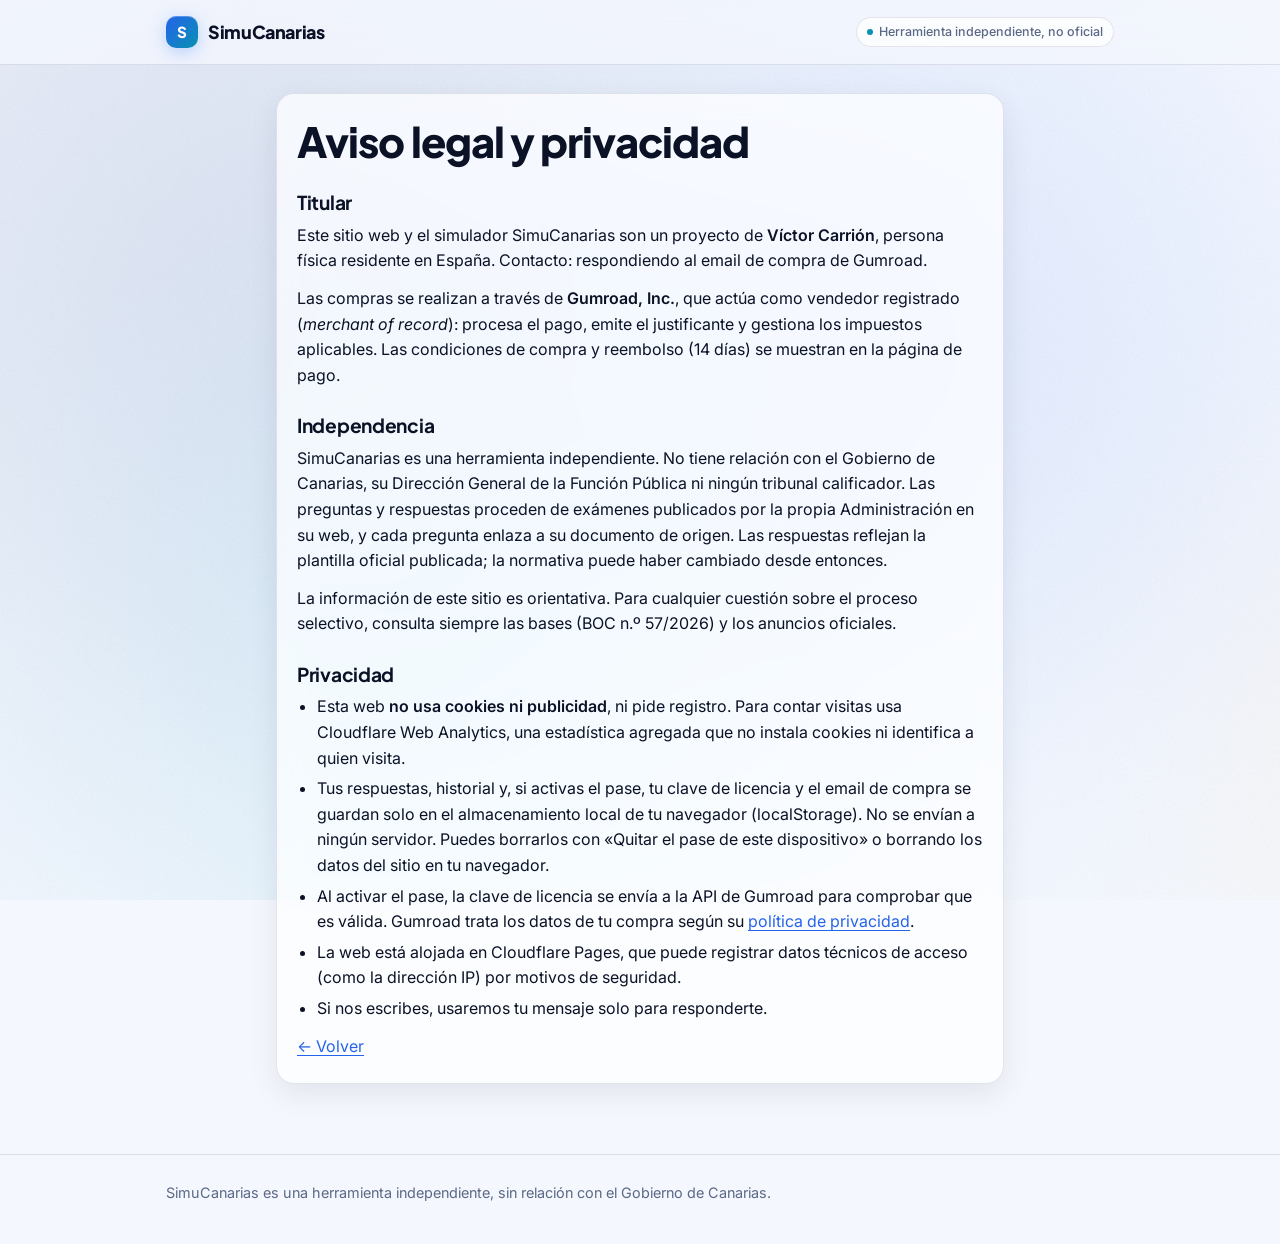
<file: aviso-legal.html>
<!doctype html>
<html lang="es">
<head>
<meta charset="utf-8">
<script>if(/github\.io$/.test(location.hostname)){location.replace("https://simucanarias.pages.dev"+location.pathname.replace(/^\/simucanarias/,"").replace(/index\.html$/,"")+location.search+location.hash)}</script>
<meta name="viewport" content="width=device-width, initial-scale=1">
<title>Aviso legal y privacidad · SimuCanarias</title>
<meta name="robots" content="noindex">
<link rel="preconnect" href="https://fonts.googleapis.com">
<link rel="preconnect" href="https://fonts.gstatic.com" crossorigin>
<link rel="stylesheet" href="https://fonts.googleapis.com/css2?family=Inter:wght@400;500;600&family=Plus+Jakarta+Sans:wght@600;700;800&display=swap">
<meta name="color-scheme" content="dark light">
<link rel="stylesheet" href="assets/app.css">
</head>
<body>
<canvas id="aurora" aria-hidden="true"></canvas>
<header class="site"><div class="wrap"><a class="logo" href="./"><span class="logo-mark">S</span>SimuCanarias</a><span class="indep">Herramienta independiente, no oficial</span></div></header>
<main class="wrap narrow" style="padding:28px 16px 40px">
<article class="card prose">
  <h1>Aviso legal y privacidad</h1>

  <h2>Titular</h2>
  <p>Este sitio web y el simulador SimuCanarias son un proyecto de <strong>Víctor Carrión</strong>, persona física residente en España. Contacto: respondiendo al email de compra de Gumroad.</p>
  <p>Las compras se realizan a través de <strong>Gumroad, Inc.</strong>, que actúa como vendedor registrado (<em>merchant of record</em>): procesa el pago, emite el justificante y gestiona los impuestos aplicables. Las condiciones de compra y reembolso (14 días) se muestran en la página de pago.</p>

  <h2>Independencia</h2>
  <p>SimuCanarias es una herramienta independiente. No tiene relación con el Gobierno de Canarias, su Dirección General de la Función Pública ni ningún tribunal calificador. Las preguntas y respuestas proceden de exámenes publicados por la propia Administración en su web, y cada pregunta enlaza a su documento de origen. Las respuestas reflejan la plantilla oficial publicada; la normativa puede haber cambiado desde entonces.</p>
  <p>La información de este sitio es orientativa. Para cualquier cuestión sobre el proceso selectivo, consulta siempre las bases (BOC n.º 57/2026) y los anuncios oficiales.</p>

  <h2>Privacidad</h2>
  <ul>
    <li>Esta web <strong>no usa cookies ni publicidad</strong>, ni pide registro. Para contar visitas usa Cloudflare Web Analytics, una estadística agregada que no instala cookies ni identifica a quien visita.</li>
    <li>Tus respuestas, historial y, si activas el pase, tu clave de licencia y el email de compra se guardan solo en el almacenamiento local de tu navegador (localStorage). No se envían a ningún servidor. Puedes borrarlos con «Quitar el pase de este dispositivo» o borrando los datos del sitio en tu navegador.</li>
    <li>Al activar el pase, la clave de licencia se envía a la API de Gumroad para comprobar que es válida. Gumroad trata los datos de tu compra según su <a href="https://gumroad.com/privacy" target="_blank" rel="noopener">política de privacidad</a>.</li>
    <li>La web está alojada en Cloudflare Pages, que puede registrar datos técnicos de acceso (como la dirección IP) por motivos de seguridad.</li>
    <li>Si nos escribes, usaremos tu mensaje solo para responderte.</li>
  </ul>
  <p><a href="./">← Volver</a></p>
</article>
</main>
<footer class="site"><div class="wrap"><p>SimuCanarias es una herramienta independiente, sin relación con el Gobierno de Canarias.</p></div></footer>
<script src="assets/bg.js" defer></script>
</body>
</html>
</file>
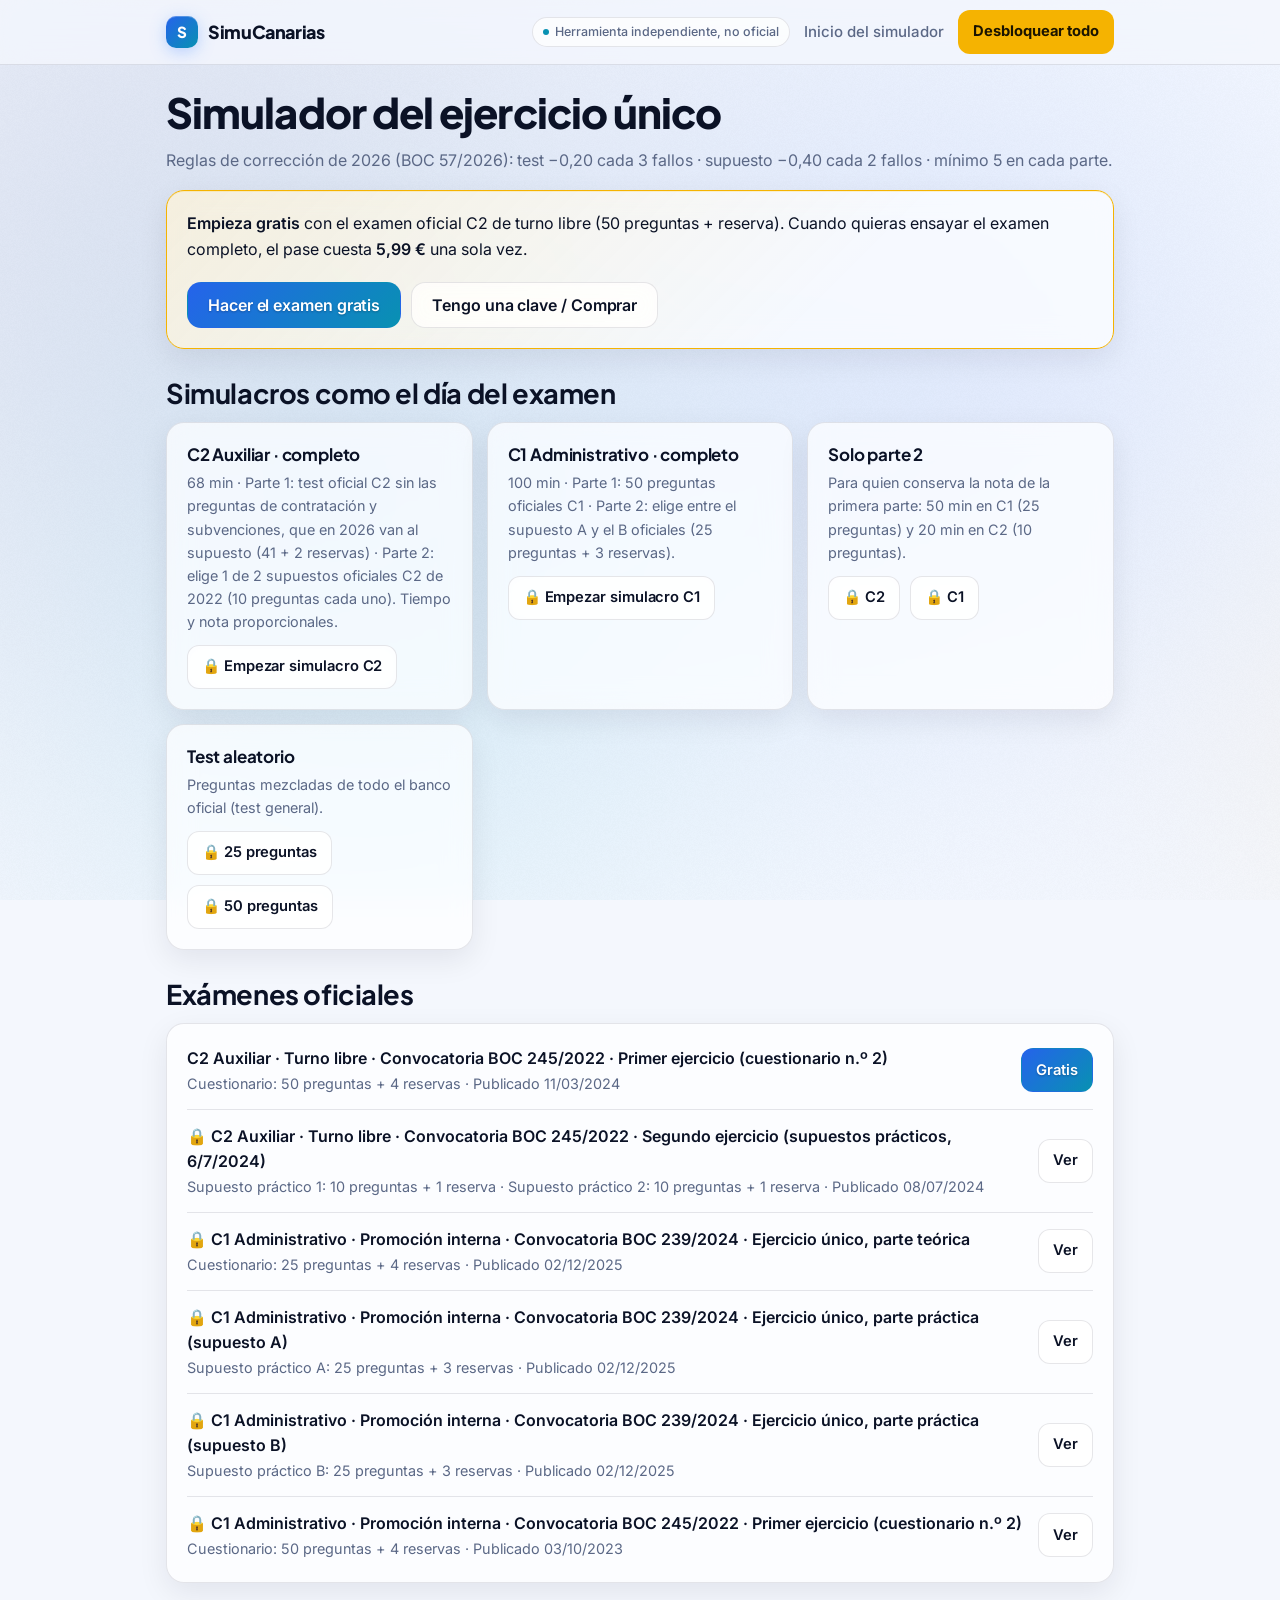
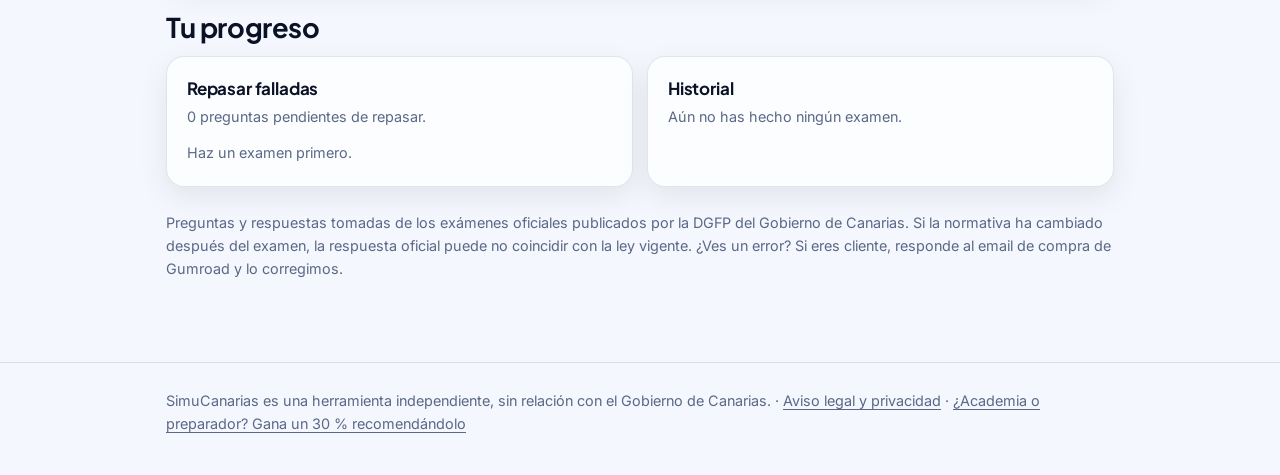
<file: simulador.html>
<!doctype html>
<html lang="es">
<head>
<meta charset="utf-8">
<script>if(/github\.io$/.test(location.hostname)){location.replace("https://simucanarias.pages.dev"+location.pathname.replace(/^\/simucanarias/,"").replace(/index\.html$/,"")+location.search+location.hash)}</script>
<meta name="viewport" content="width=device-width, initial-scale=1">
<title>Simulador · SimuCanarias</title>
<meta name="description" content="Simulador del ejercicio único del Gobierno de Canarias con exámenes oficiales y las reglas de corrección de 2026.">
<link rel="icon" href="data:image/svg+xml,%3Csvg xmlns='http://www.w3.org/2000/svg' viewBox='0 0 32 32'%3E%3Crect width='32' height='32' rx='8' fill='%230a5cc2'/%3E%3Ctext x='16' y='22' font-size='16' text-anchor='middle' fill='white' font-family='Arial' font-weight='bold'%3ES%3C/text%3E%3C/svg%3E">
<link rel="canonical" href="https://simucanarias.pages.dev/simulador">
<meta property="og:title" content="Simulador del ejercicio único · SimuCanarias">
<meta property="og:description" content="Exámenes oficiales C1/C2 del Gobierno de Canarias corregidos con las reglas reales de 2026. Examen completo gratis.">
<meta property="og:image" content="https://simucanarias.pages.dev/og.png">
<meta name="twitter:card" content="summary_large_image">
<link rel="preconnect" href="https://fonts.googleapis.com">
<link rel="preconnect" href="https://fonts.gstatic.com" crossorigin>
<link rel="stylesheet" href="https://fonts.googleapis.com/css2?family=Inter:wght@400;500;600&family=Plus+Jakarta+Sans:wght@600;700;800&display=swap">
<meta name="color-scheme" content="dark light">
<link rel="stylesheet" href="assets/app.css">
</head>
<body>
<canvas id="aurora" aria-hidden="true"></canvas>
<header class="site" id="site-header">
  <div class="wrap">
    <a class="logo" href="./"><span class="logo-mark">S</span>SimuCanarias</a>
    <nav class="top">
      <span class="indep">Herramienta independiente, no oficial</span>
      <a href="#/" class="hide-sm">Inicio del simulador</a>
      <span id="pro-badge"></span>
    </nav>
  </div>
</header>

<div id="app"><div class="wrap" style="padding:40px 16px"><p class="muted">Cargando…</p></div></div>

<div class="modal-bg" id="buy-modal" role="dialog" aria-modal="true" aria-labelledby="buy-title">
  <div class="modal">
    <h2 id="buy-title">Pase hasta el examen</h2>
    <p class="muted">Todos los exámenes oficiales, simulacros completos cronometrados (100 min en C1, 68 en C2), tests aleatorios, repaso de falladas y estrategia de blancos. C1 y C2.</p>
    <p class="price"><span class="js-price"></span> <small>pago único · IVA incl. · reembolso 14 días</small></p>
    <a class="btn sun js-buy" href="#" target="_blank" rel="noopener" style="width:100%">Comprar con Gumroad</a>
    <hr style="border:0;border-top:1px solid var(--line);margin:18px 0">
    <label for="lic-input"><strong>¿Ya lo has comprado?</strong> Pega la clave de licencia que te llegó por email:</label>
    <input id="lic-input" placeholder="XXXXXXXX-XXXXXXXX-XXXXXXXX-XXXXXXXX" autocomplete="off" spellcheck="false">
    <button class="btn" id="lic-go" style="width:100%">Activar</button>
    <p id="lic-msg" class="small" style="min-height:1.4em;margin:8px 0 0"></p>
    <p style="text-align:right;margin:8px 0 0"><button class="btn ghost small" id="buy-close">Cerrar</button></p>
  </div>
</div>

<footer class="site" id="sim-footer"><div class="wrap"><p>SimuCanarias es una herramienta independiente, sin relación con el Gobierno de Canarias. · <a href="aviso-legal.html">Aviso legal y privacidad</a> · <a href="https://carrion840.gumroad.com/affiliates" target="_blank" rel="noopener">¿Academia o preparador? Gana un 30 % recomendándolo</a></p></div></footer>

<script src="assets/config.js"></script>
<script src="assets/scoring.js"></script>
<script src="assets/license.js"></script>
<script src="assets/sim.js"></script>
<script src="assets/bg.js" defer></script>
</body>
</html>
</file>
<file: app/index-DWicCHJP.css>
:root{--lightningcss-light: ;--lightningcss-dark:initial;color-scheme:dark;--bg:#060a17;--bg-2:#0b1226;--fg:#eaf0ff;--muted:#9aa7c7;--glass:#ffffff0e;--glass-2:#ffffff17;--line:#ffffff1a;--brand:#4f8cff;--brand-2:#22d3ee;--sun:#ffc61a;--ok:#34d399;--bad:#f87171;--warn:#fbbf24;--radius:18px;--radius-sm:12px;--shadow:0 10px 40px #00000059;--brand-soft:#4f8cff24;--ok-soft:#34d39921;--bad-soft:#f8717121;--warn-soft:#fbbf2421;--sun-soft:#ffc61a24;--nav-bg:#060a179e;--glass-fallback:#0b1226eb;--input-bg:#060a178c;--grad:linear-gradient(135deg, #2563eb, #0891b2);--grad-text:linear-gradient(120deg, #eaf0ff 0%, #9cc0ff 35%, var(--brand) 62%, var(--brand-2) 100%);--ring:#4f8cff73;--font-head:"Plus Jakarta Sans", system-ui, -apple-system, "Segoe UI", Roboto, sans-serif;--font-body:"Inter", system-ui, -apple-system, "Segoe UI", Roboto, "Helvetica Neue", Arial, sans-serif;--ease-out:cubic-bezier(.22, 1, .36, 1);--nav-h:64px}@media (prefers-color-scheme:light){:root:not([data-theme=dark]){--lightningcss-light:initial;--lightningcss-dark: ;color-scheme:light;--bg:#f4f7fd;--bg-2:#fff;--fg:#0b1226;--muted:#5b6886;--glass:#ffffffb8;--glass-2:#fff;--line:#0b12261a;--brand:#2563eb;--brand-2:#0891b2;--sun:#f5b301;--ok:#059669;--bad:#dc2626;--warn:#b45309;--shadow:0 10px 30px #0b122614;--brand-soft:#2563eb17;--ok-soft:#0596691a;--bad-soft:#dc262614;--warn-soft:#b453091a;--sun-soft:#f5b30129;--nav-bg:#f4f7fdb8;--glass-fallback:#fffffff0;--input-bg:#ffffffe6;--grad-text:linear-gradient(120deg, #0b1226 0%, #1d4ed8 45%, var(--brand) 65%, var(--brand-2) 100%)}}:root[data-theme=light]{--lightningcss-light:initial;--lightningcss-dark: ;color-scheme:light;--bg:#f4f7fd;--bg-2:#fff;--fg:#0b1226;--muted:#5b6886;--glass:#ffffffb8;--glass-2:#fff;--line:#0b12261a;--brand:#2563eb;--brand-2:#0891b2;--sun:#f5b301;--ok:#059669;--bad:#dc2626;--warn:#b45309;--shadow:0 10px 30px #0b122614;--brand-soft:#2563eb17;--ok-soft:#0596691a;--bad-soft:#dc262614;--warn-soft:#b453091a;--sun-soft:#f5b30129;--nav-bg:#f4f7fdb8;--glass-fallback:#fffffff0;--input-bg:#ffffffe6;--grad-text:linear-gradient(120deg, #0b1226 0%, #1d4ed8 45%, var(--brand) 65%, var(--brand-2) 100%)}*,:before,:after{box-sizing:border-box}html{background:var(--bg);-webkit-text-size-adjust:100%;-moz-text-size-adjust:100%;text-size-adjust:100%;scroll-behavior:smooth;scroll-padding-top:calc(var(--nav-h) + 16px)}body{color:var(--fg);font:400 16px/1.6 var(--font-body);-webkit-font-smoothing:antialiased;-moz-osx-font-smoothing:grayscale;text-rendering:optimizelegibility;background:0 0;margin:0;overflow-x:clip}#aurora{z-index:-1;pointer-events:none;width:100%;height:100%;display:block;position:fixed;inset:0}#root{overflow-x:clip}img,svg{vertical-align:middle;flex-shrink:0;display:inline-block}a{color:var(--brand);text-underline-offset:3px;text-decoration-thickness:1px}a:hover{text-decoration-thickness:2px}strong,b{font-weight:600}h1,h2,h3{font-family:var(--font-head);color:var(--fg);text-wrap:balance;margin:0}p{margin:0}:focus-visible{outline:3px solid var(--ring);outline-offset:2px;border-radius:6px}::selection{background:#4f8cff59}.sr-only{clip:rect(0 0 0 0);white-space:nowrap;border:0;width:1px;height:1px;margin:-1px;padding:0;overflow:hidden;position:absolute!important}.skip-link{z-index:100;background:var(--bg-2);color:var(--fg);border:1px solid var(--line);border-radius:10px;padding:10px 14px;transition:top .15s;position:absolute;top:-60px;left:16px}.skip-link:focus{top:12px}.wrap{width:100%;max-width:1120px;margin:0 auto;padding:0 16px}.wrap.narrow{max-width:820px}.muted{color:var(--muted)}.small{font-size:.9rem}.glass{background:var(--glass);border:1px solid var(--line);border-radius:var(--radius);-webkit-backdrop-filter:blur(14px)saturate(140%);backdrop-filter:blur(14px)saturate(140%);box-shadow:var(--shadow)}@supports not ((-webkit-backdrop-filter:blur(1px)) or (backdrop-filter:blur(1px))){.glass{background:var(--glass-fallback)}}.card{padding:22px}.btn{min-height:48px;font:600 1rem/1.2 var(--font-body);text-align:center;cursor:pointer;-webkit-tap-highlight-color:transparent;border:1px solid #0000;border-radius:14px;justify-content:center;align-items:center;gap:8px;padding:12px 20px;text-decoration:none;transition:transform .15s,box-shadow .15s,background-color .15s,border-color .15s,filter .15s;display:inline-flex}.btn:hover{text-decoration:none}.btn:active{transform:translateY(1px)scale(.99)}.btn:focus-visible{outline:3px solid var(--ring);outline-offset:2px;border-radius:14px}.btn-primary{background:var(--grad);color:#fff;text-shadow:0 1px 1px #060a1759;box-shadow:0 6px 20px #4f8cff40,inset 0 1px #ffffff2e}.btn-primary:hover{transform:translateY(-1px);box-shadow:0 10px 34px #4f8cff73,inset 0 0 0 1px #ffffff1f}.btn-ghost{background:var(--glass);color:var(--fg);border-color:var(--line);-webkit-backdrop-filter:blur(10px);backdrop-filter:blur(10px)}.btn-ghost:hover{background:var(--glass-2);border-color:#4f8cff73}.btn-sun{background:var(--sun);color:#1b1400;box-shadow:0 6px 20px #ffc61a38}.btn-sun:hover{filter:brightness(1.04);transform:translateY(-1px);box-shadow:0 10px 34px #ffc61a66}.btn-sm{border-radius:12px;min-height:44px;padding:10px 14px;font-size:.93rem}.btn-lg{min-height:52px;padding:14px 22px;font-size:1.02rem}.btn-block{width:100%}.tag{font:600 .78rem/1.3 var(--font-body);background:var(--brand-soft);color:var(--brand);white-space:normal;border:1px solid #0000;border-radius:999px;align-items:center;gap:6px;padding:4px 10px;display:inline-flex}.tag.ok{background:var(--ok-soft);color:var(--ok)}.tag.bad{background:var(--bad-soft);color:var(--bad)}.tag.warn{background:var(--warn-soft);color:var(--warn)}.nav{z-index:40;background:var(--nav-bg);-webkit-backdrop-filter:blur(14px)saturate(140%);backdrop-filter:blur(14px)saturate(140%);border-bottom:1px solid #0000;transition:border-color .2s,box-shadow .2s,background-color .2s;position:sticky;top:0}.nav.is-scrolled{border-bottom-color:var(--line);box-shadow:0 6px 24px #0000001f}.nav-inner{min-height:var(--nav-h);justify-content:space-between;align-items:center;gap:12px;display:flex}.logo{min-height:44px;font:800 1.12rem/1 var(--font-head);letter-spacing:-.02em;color:var(--fg);align-items:center;gap:10px;text-decoration:none;display:inline-flex}.logo-mark{background:var(--grad);color:#fff;border-radius:10px;place-items:center;width:32px;height:32px;font-size:1rem;display:grid;box-shadow:0 4px 14px #4f8cff59,inset 0 1px #ffffff40}.nav-links{align-items:center;gap:4px;display:flex}.nav-link{min-height:44px;color:var(--muted);border-radius:10px;align-items:center;padding:0 12px;font-size:.95rem;font-weight:500;text-decoration:none;transition:color .15s,background-color .15s;display:inline-flex}.nav-link:hover{color:var(--fg);background:var(--glass)}.nav-links .btn{margin-left:8px}.hero{padding:56px 0 32px}.hero-grid{grid-template-columns:minmax(0,1fr);align-items:center;gap:32px;display:grid}.eyebrow{font:600 .85rem/1.2 var(--font-body);color:var(--fg);background:var(--glass);border:1px solid var(--line);-webkit-backdrop-filter:blur(10px);backdrop-filter:blur(10px);border-radius:999px;align-items:center;gap:10px;padding:7px 14px;display:inline-flex}.eyebrow-dot{background:var(--brand-2);border-radius:50%;width:8px;height:8px;box-shadow:0 0 0 4px #22d3ee2e}.hero h1{letter-spacing:-.035em;margin:18px 0 16px;font-size:clamp(2rem,7.4vw,3.7rem);font-weight:800;line-height:1.06}.grad-text{background:var(--grad-text);color:#0000;-webkit-text-fill-color:transparent;-webkit-background-clip:text;background-clip:text}.lead{color:var(--muted);max-width:640px;font-size:clamp(1.02rem,2.4vw,1.15rem);line-height:1.65}.lead strong{color:var(--fg)}.cta-row{flex-wrap:wrap;gap:12px;margin:26px 0 18px;display:flex}.assurances{color:var(--muted);flex-wrap:wrap;gap:8px 18px;margin:0;padding:0;font-size:.92rem;list-style:none;display:flex}.assurances li{align-items:center;gap:7px;display:inline-flex}.assurances svg{color:var(--ok)}.indep{background:var(--glass);border:1px solid var(--line);border-radius:10px;align-items:center;gap:8px;margin-top:14px;padding:7px 12px;font-size:.9rem;display:inline-flex}.indep svg{color:var(--brand-2)}.indep strong{font-weight:600}.rules{padding:22px;position:relative;overflow:hidden}.rules:before{content:"";background:var(--grad);opacity:.9;height:3px;position:absolute;inset:-1px -1px auto}.rules-head{flex-wrap:wrap;justify-content:space-between;align-items:center;gap:10px;margin-bottom:14px;display:flex}.rules-kicker{font:700 .78rem/1.2 var(--font-body);letter-spacing:.08em;text-transform:uppercase;color:var(--muted)}.rules-pill{font:600 .78rem/1 var(--font-body);color:var(--brand-2);background:#22d3ee1f;border-radius:999px;padding:6px 10px}.rules-list{gap:2px;margin:0;display:grid}.rules-list>div{border-bottom:1px solid var(--line);grid-template-columns:minmax(0,.9fr) minmax(0,1.4fr);align-items:baseline;gap:12px;padding:11px 0;display:grid}.rules-list dt{color:var(--muted);font-size:.88rem}.rules-list dd{margin:0;font-size:.95rem}.rules-list dd b{font:800 1.15rem/1 var(--font-head);letter-spacing:-.02em}.rules-example{border-radius:var(--radius-sm);background:var(--glass);border:1px solid var(--line);gap:10px;margin-top:16px;padding:14px;display:grid}.rules-example-top{justify-content:space-between;align-items:baseline;gap:10px;display:flex}.rules-example-mark{font:800 1.6rem/1 var(--font-head);letter-spacing:-.03em;font-variant-numeric:tabular-nums}.meter{background:var(--glass-2);border-radius:999px;height:8px;position:relative;overflow:hidden}.meter-fill{border-radius:inherit;background:var(--grad);transition:width .45s var(--ease-out);position:absolute;inset:0 auto 0 0}.meter:not(.is-pass) .meter-fill{background:linear-gradient(90deg, var(--bad), var(--warn))}.meter-pass{background:var(--fg);opacity:.45;width:2px;margin-left:-1px;position:absolute;top:0;bottom:0;left:50%}.countdowns{margin-top:36px}.count-grid{grid-template-columns:minmax(0,1fr);gap:12px;display:grid}.count{grid-template-columns:auto minmax(0,1fr);align-items:center;gap:16px;padding:16px 18px;display:grid}.count-big{align-items:baseline;gap:6px;min-width:92px;display:flex}.count-num{font:800 2.1rem/1 var(--font-head);letter-spacing:-.04em;font-variant-numeric:tabular-nums;background:var(--grad-text);color:#0000;-webkit-text-fill-color:transparent;-webkit-background-clip:text;background-clip:text}.count-unit{font:700 .95rem/1 var(--font-head);color:var(--muted)}.count-skeleton{font:800 2.1rem/1 var(--font-head);color:var(--muted);opacity:.4}.count-meta{gap:4px;min-width:0;display:grid}.count-label{font-size:.95rem;font-weight:600;line-height:1.35}.count-date{color:var(--muted);align-items:center;gap:6px;font-size:.88rem;display:inline-flex}.count-date svg{color:var(--brand-2)}.count-note{margin-top:12px}.section{scroll-margin-top:calc(var(--nav-h) + 8px);padding:56px 0}.section-tight{padding:40px 0}.section-head{max-width:760px;margin-bottom:26px}.kicker{font:700 .78rem/1.2 var(--font-body);letter-spacing:.1em;text-transform:uppercase;color:var(--brand-2);margin-bottom:10px;display:inline-block}.section h2{letter-spacing:-.03em;font-size:clamp(1.6rem,4.6vw,2.4rem);font-weight:800;line-height:1.12}.section-lead{color:var(--muted);margin-top:12px;font-size:1.02rem}.section-lead strong{color:var(--fg)}h3{letter-spacing:-.01em;font-size:1.08rem;font-weight:700;line-height:1.3}.grid2,.grid3{grid-template-columns:minmax(0,1fr);gap:16px;display:grid}.footnote{margin-top:16px;line-height:1.6}.calc{flex-direction:column;gap:16px;padding:22px;display:flex}.fields{gap:10px;display:grid}.field{justify-content:space-between;align-items:center;gap:12px;display:flex}.field label,.field-label{font-size:.95rem;font-weight:600}.stepper{border:1px solid var(--line);border-radius:var(--radius-sm);background:var(--input-bg);grid-template-columns:44px 72px 44px;align-items:stretch;transition:border-color .15s,box-shadow .15s;display:inline-grid;overflow:hidden}.stepper:focus-within{border-color:var(--brand);box-shadow:0 0 0 3px var(--ring)}.step{min-height:46px;color:var(--fg);cursor:pointer;-webkit-tap-highlight-color:transparent;background:0 0;border:0;place-items:center;transition:background-color .15s,color .15s;display:grid}.step:hover:not(:disabled){background:var(--glass-2);color:var(--brand)}.step:disabled{opacity:.35;cursor:not-allowed}.step:focus-visible{outline-offset:-3px}.stepper input{border:0;border-left:1px solid var(--line);border-right:1px solid var(--line);width:100%;min-width:0;color:var(--fg);font:700 1.15rem/1 var(--font-head);text-align:center;font-variant-numeric:tabular-nums;appearance:textfield;background:0 0;padding:0 4px}.stepper input:focus{outline:none}.stepper input::-webkit-outer-spin-button{-webkit-appearance:none;margin:0}.stepper input::-webkit-inner-spin-button{-webkit-appearance:none;margin:0}.blank-out{border-radius:var(--radius-sm);border:1px dashed var(--line);width:160px;min-height:46px;color:var(--muted);font:700 1.15rem/1 var(--font-head);font-variant-numeric:tabular-nums;place-items:center;display:grid}.out{border-radius:var(--radius-sm);background:var(--glass);border:1px solid var(--line);gap:10px;margin-top:auto;padding:16px;display:grid}.out-head{flex-wrap:wrap;justify-content:space-between;align-items:center;gap:10px;display:flex}.mark{align-items:baseline;gap:6px;display:flex}.mark-num{font:800 2.4rem/1 var(--font-head);letter-spacing:-.04em;font-variant-numeric:tabular-nums}.mark-of{color:var(--muted);font-weight:600}.out-detail{color:var(--muted);font-variant-numeric:tabular-nums}.out-warn{color:var(--warn);background:var(--warn-soft);border-radius:10px;padding:8px 10px}.out-tags{flex-wrap:wrap;gap:6px;display:flex}.verdict{border-radius:var(--radius);-webkit-backdrop-filter:blur(14px)saturate(140%);backdrop-filter:blur(14px)saturate(140%);border:1px solid #0000;align-items:center;gap:14px;margin-top:16px;padding:16px 18px;transition:background-color .25s,border-color .25s,color .25s;display:flex}.verdict.ok{background:var(--ok-soft);color:var(--ok);border-color:#34d39959}.verdict.bad{background:var(--bad-soft);color:var(--bad);border-color:#f8717159}.verdict-icon{place-items:center;display:grid}.verdict-text{font-weight:600;line-height:1.45}.verdict-label{color:var(--fg)}.verdict-mark{font:800 1.45rem/1 var(--font-head);letter-spacing:-.03em;font-variant-numeric:tabular-nums;color:var(--fg)}.card h3{margin-bottom:10px}table.ev{border-collapse:collapse;width:100%;font-size:.93rem}table.ev th,table.ev td{text-align:left;border-bottom:1px solid var(--line);vertical-align:middle;padding:11px 6px}table.ev tr:last-child td{border-bottom:0}table.ev th{color:var(--muted);font-size:.82rem;font-weight:600}.ev-num{font:700 1rem/1 var(--font-head);font-variant-numeric:tabular-nums;white-space:nowrap}.ev-num.pos{color:var(--ok)}.ev-num.neg{color:var(--bad)}.tip{border-left:3px solid var(--sun);margin-top:16px;padding:16px 18px;font-size:.95rem}.feature{height:100%;transition:transform .2s var(--ease-out), border-color .2s ease, background-color .2s ease;align-content:start;gap:10px;padding:22px;display:grid}.feature:hover{background:var(--glass-2);border-color:#4f8cff59;transform:translateY(-2px)}.feature-icon{width:44px;height:44px;color:var(--brand-2);border:1px solid var(--line);background:linear-gradient(135deg,#4f8cff2e,#22d3ee1f);border-radius:12px;place-items:center;margin-bottom:4px;display:grid}.feature p{line-height:1.6}.pricing{grid-template-columns:minmax(0,1fr);align-items:stretch;gap:16px;display:grid}.plan{flex-direction:column;gap:14px;padding:26px 22px;display:flex;position:relative}.plan h3{flex-wrap:wrap;align-items:center;gap:10px;font-size:1.2rem;display:flex}.price{font:800 2.6rem/1.05 var(--font-head);letter-spacing:-.04em}.price small{font:500 .95rem/1.3 var(--font-body);letter-spacing:0;color:var(--muted)}.plan-list{flex:1;gap:10px;margin:0 0 6px;padding:0;list-style:none;display:grid}.plan-list li{grid-template-columns:24px minmax(0,1fr);align-items:start;gap:10px;line-height:1.5;display:grid}.li-icon{border-radius:8px;place-items:center;width:24px;height:24px;display:grid}.li-icon.ok{color:var(--ok);background:var(--ok-soft)}.li-icon.sun{color:var(--sun);background:var(--sun-soft)}.plan-featured{background:linear-gradient(160deg, #4f8cff1a, #22d3ee0a 50%, #ffc61a0d), var(--glass);box-shadow:var(--shadow), 0 20px 60px #4f8cff24;border-color:#0000}.plan-featured:before{content:"";border-radius:inherit;background:linear-gradient(135deg, var(--brand), var(--brand-2) 55%, var(--sun));-webkit-mask-composite:xor;pointer-events:none;padding:1.5px;position:absolute;inset:-1px;-webkit-mask-image:linear-gradient(#000 0 0),linear-gradient(#000 0 0);-webkit-mask-position:0 0,0 0;-webkit-mask-size:auto,auto;-webkit-mask-repeat:repeat,repeat;-webkit-mask-clip:content-box,border-box;-webkit-mask-origin:content-box,border-box;-webkit-mask-composite:xor;mask-composite:exclude;-webkit-mask-source-type:auto,auto;mask-mode:match-source,match-source}.plan-note{line-height:1.55}.faq{padding:4px 22px}.faq-item+.faq-item{border-top:1px solid var(--line)}.faq-q{font-size:1rem}.faq-q button{width:100%;min-height:56px;color:var(--fg);font:600 1.02rem/1.4 var(--font-head);text-align:left;cursor:pointer;background:0 0;border:0;border-radius:8px;justify-content:space-between;align-items:center;gap:16px;padding:14px 0;display:flex}.faq-q button:hover{color:var(--brand)}.faq-chev{color:var(--muted);transition:transform .25s var(--ease-out)}.faq-item.open .faq-chev{transform:rotate(180deg)}.faq-a{grid-template-rows:1fr;display:grid}.faq-a-inner{overflow:hidden}.faq-a p{color:var(--muted);padding:0 0 18px;line-height:1.65}.faq.is-enhanced .faq-a{transition:grid-template-rows .3s var(--ease-out), visibility .3s}.faq.is-enhanced .faq-item:not(.open) .faq-a{visibility:hidden;grid-template-rows:0fr}.faq:not(.is-enhanced) .faq-chev{display:none}.sources{margin:0;padding:6px 22px;list-style:none}.sources li+li{border-top:1px solid var(--line)}.sources a{min-height:52px;color:var(--fg);justify-content:space-between;align-items:center;gap:14px;padding:12px 0;font-size:.95rem;text-decoration:none;transition:color .15s;display:flex}.sources a svg{color:var(--muted);transition:transform .15s,color .15s}.sources a:hover{color:var(--brand)}.sources a:hover svg{color:var(--brand);transform:translate(2px,-2px)}.res-grid{grid-template-columns:minmax(0,1fr);gap:12px;margin:0;padding:0;list-style:none;display:grid}.res-grid>li{min-width:0}.res-card{height:100%;color:var(--fg);transition:transform .2s var(--ease-out), border-color .2s ease, background-color .2s ease;justify-content:space-between;align-items:center;gap:14px;padding:16px 18px;text-decoration:none;display:flex}.res-card:hover{background:var(--glass-2);border-color:#4f8cff59;transform:translateY(-2px)}.res-card:focus-visible{border-radius:var(--radius)}.res-text{overflow-wrap:anywhere;gap:4px;min-width:0;display:grid}.res-title{font-size:1rem}.res-card>svg{color:var(--brand-2);transition:transform .15s}.res-card:hover>svg{transform:translate(3px)}.cta-band{background:linear-gradient(135deg, #4f8cff24, #22d3ee0f), var(--glass);align-items:center;gap:18px;padding:28px 22px;display:grid}.cta-band h2{font-size:clamp(1.4rem,4vw,1.9rem)}.cta-band p{margin-top:8px}.cta-band .cta-row{margin:0}.footer{border-top:1px solid var(--line);background:var(--nav-bg);-webkit-backdrop-filter:blur(14px);backdrop-filter:blur(14px);margin-top:24px;padding:32px 0 44px}.footer-inner{gap:16px;display:grid}.footer-top{flex-wrap:wrap;justify-content:space-between;align-items:center;gap:12px;display:flex}.indep-pill{color:var(--fg);background:var(--glass);border:1px solid var(--line);border-radius:999px;align-items:center;gap:8px;padding:7px 12px;font-size:.85rem;font-weight:600;display:inline-flex}.indep-pill svg{color:var(--brand-2)}.footer-links{flex-wrap:wrap;gap:0 6px;margin-left:-10px;display:flex}.footer-res{gap:2px;display:grid}.footer-res-title{font:700 .78rem/1.2 var(--font-body);letter-spacing:.1em;text-transform:uppercase;color:var(--muted)}.footer-res-links{flex-wrap:wrap;gap:0 6px;margin:0 0 0 -10px;padding:0;list-style:none;display:flex}.footer-links a,.footer-res-links a{min-height:44px;color:var(--muted);border-radius:10px;align-items:center;padding:0 10px;text-decoration:none;display:inline-flex}.footer-links a:hover,.footer-res-links a:hover{color:var(--fg)}.footer-legal a{color:var(--muted);padding:12px 0;display:inline-block}.footer-legal a:hover{color:var(--fg)}@keyframes rise{0%{opacity:0;transform:translateY(14px)}to{opacity:1;transform:none}}.anim-in{animation:rise .6s var(--ease-out) both;animation-delay:calc(var(--i,0) * 70ms)}.rv .reveal{opacity:0;transition:opacity .5s var(--ease-out), transform .5s var(--ease-out);transition-delay:var(--rd,0s);transform:translateY(18px)}.rv .reveal.is-in{opacity:1;transform:none}@media (prefers-reduced-motion:reduce){html{scroll-behavior:auto}*,:before,:after{transition-duration:.01ms!important;transition-delay:0s!important;animation-duration:.01ms!important;animation-iteration-count:1!important;animation-delay:0s!important}.rv .reveal{opacity:1;transform:none}}@media (width<=559.98px){.hide-sm{display:none!important}.nav-links .btn{margin-left:0}.cta-row .btn{width:100%}.rules-list>div{grid-template-columns:minmax(0,1fr);gap:2px}.blank-out{width:160px}}@media (width<=359.98px){.stepper{grid-template-columns:44px 56px 44px}.blank-out{width:144px}.logo{font-size:1rem}}@media (width<=767.98px){.hide-md{display:none!important}}@media (width>=560px){.count-grid{grid-template-columns:repeat(auto-fit,minmax(220px,1fr))}.count{grid-template-columns:minmax(0,1fr);gap:12px;padding:18px 20px}.count-num{font-size:2.6rem}.grid3,.res-grid{grid-template-columns:repeat(2,minmax(0,1fr))}}@media (width>=768px){.hero{padding:80px 0 40px}.section{padding:72px 0}.section-tight{padding:48px 0}.grid2,.pricing{grid-template-columns:repeat(2,minmax(0,1fr))}.cta-band{grid-template-columns:minmax(0,1fr) auto;padding:34px 32px}.cta-band .cta-row{justify-content:flex-end}.footer-inner{grid-template-columns:minmax(0,1fr) auto;align-items:center}.footer-top,.footer-res{grid-column:1/-1}.footer-links{order:2;justify-content:flex-end}.footer-legal{order:1}}@media (width>=1000px){.hero-grid{grid-template-columns:minmax(0,1.25fr) minmax(0,.85fr);gap:48px}.grid3,.res-grid{grid-template-columns:repeat(3,minmax(0,1fr))}}
</file>
<file: assets/app.css>
/* SimuCanarias · app.css — simulator + legal pages
   Design system: dark-first glass UI, Plus Jakarta Sans (headings) + Inter (body).
   Every class rendered by assets/sim.js is styled here; sim.js behaviour is untouched. */

/* ---------- Tokens ---------- */
:root {
  color-scheme: dark;
  --bg: #060a17; --bg-2: #0b1226; --fg: #eaf0ff; --muted: #9aa7c7;
  --glass: rgba(255,255,255,0.055); --glass-2: rgba(255,255,255,0.09); --line: rgba(255,255,255,0.10);
  --brand: #4f8cff; --brand-2: #22d3ee; --sun: #ffc61a;
  --ok: #34d399; --bad: #f87171; --warn: #fbbf24;
  --radius: 18px; --radius-sm: 12px; --shadow: 0 10px 40px rgba(0,0,0,.35);

  /* derived */
  /* fill behind white text: the system's deeper brand pair in both themes (white on it ~4.5:1 vs ~2.4:1 on #4f8cff→#22d3ee) */
  --grad: linear-gradient(135deg, #2563eb, #0891b2);
  --surface: rgba(11,18,38,.94);
  --bar-bg: rgba(6,10,23,.66);
  --inset: rgba(255,255,255,.035);
  --brand-soft: rgba(79,140,255,.14);
  --brand-line: rgba(79,140,255,.50);
  --sel-a: rgba(79,140,255,.24); --sel-b: rgba(34,211,238,.10);
  --ok-soft: rgba(52,211,153,.13); --bad-soft: rgba(248,113,113,.13);
  --warn-soft: rgba(251,191,36,.13); --sun-soft: rgba(255,198,26,.09);
  --ring: rgba(79,140,255,.45);
  --glow: 0 8px 28px rgba(79,140,255,.38);
  --sun-glow: 0 8px 28px rgba(255,198,26,.30);
  --bad-glow: rgba(248,113,113,.45);
  --font-head: "Plus Jakarta Sans", system-ui, -apple-system, "Segoe UI", Roboto, Arial, sans-serif;
  --font-body: "Inter", system-ui, -apple-system, "Segoe UI", Roboto, "Helvetica Neue", Arial, sans-serif;
  --ease: cubic-bezier(.2,.7,.2,1);
}
@media (prefers-color-scheme: light) {
  :root:not([data-theme="dark"]) {
    color-scheme: light;
    --bg: #f4f7fd; --bg-2: #ffffff; --fg: #0b1226; --muted: #5b6886;
    --glass: rgba(255,255,255,0.72); --glass-2: #ffffff; --line: rgba(11,18,38,0.10);
    --brand: #2563eb; --brand-2: #0891b2; --sun: #f5b301;
    --ok: #059669; --bad: #dc2626; --warn: #b45309;
    --shadow: 0 10px 30px rgba(11,18,38,.08);
    --surface: rgba(255,255,255,.97);
    --bar-bg: rgba(244,247,253,.80);
    --inset: rgba(11,18,38,.025);
    --brand-soft: rgba(37,99,235,.08);
    --brand-line: rgba(37,99,235,.45);
    --sel-a: rgba(37,99,235,.13); --sel-b: rgba(8,145,178,.06);
    --ok-soft: rgba(5,150,105,.10); --bad-soft: rgba(220,38,38,.08);
    --warn-soft: rgba(180,83,9,.10); --sun-soft: rgba(245,179,1,.12);
    --glow: 0 8px 24px rgba(37,99,235,.26);
    --sun-glow: 0 8px 24px rgba(245,179,1,.30);
    --bad-glow: rgba(220,38,38,.35);
  }
}
:root[data-theme="light"] {
  color-scheme: light;
  --bg: #f4f7fd; --bg-2: #ffffff; --fg: #0b1226; --muted: #5b6886;
  --glass: rgba(255,255,255,0.72); --glass-2: #ffffff; --line: rgba(11,18,38,0.10);
  --brand: #2563eb; --brand-2: #0891b2; --sun: #f5b301;
  --ok: #059669; --bad: #dc2626; --warn: #b45309;
  --shadow: 0 10px 30px rgba(11,18,38,.08);
  --surface: rgba(255,255,255,.97);
  --bar-bg: rgba(244,247,253,.80);
  --inset: rgba(11,18,38,.025);
  --brand-soft: rgba(37,99,235,.08);
  --brand-line: rgba(37,99,235,.45);
  --sel-a: rgba(37,99,235,.13); --sel-b: rgba(8,145,178,.06);
  --ok-soft: rgba(5,150,105,.10); --bad-soft: rgba(220,38,38,.08);
  --warn-soft: rgba(180,83,9,.10); --sun-soft: rgba(245,179,1,.12);
  --glow: 0 8px 24px rgba(37,99,235,.26);
  --sun-glow: 0 8px 24px rgba(245,179,1,.30);
  --bad-glow: rgba(220,38,38,.35);
}

/* ---------- Base ---------- */
*, *::before, *::after { box-sizing: border-box; }
/* page colour lives on <html> so the fixed aurora canvas (z-index:-1) shows through <body> */
html { -webkit-text-size-adjust: 100%; text-size-adjust: 100%; background: var(--bg); }
body {
  margin: 0; min-height: 100vh; background: transparent; color: var(--fg);
  font: 400 16px/1.6 var(--font-body);
  -webkit-font-smoothing: antialiased; -moz-osx-font-smoothing: grayscale;
  overflow-wrap: break-word;
}
::selection { background: rgba(79,140,255,.35); }
a { color: var(--brand); text-underline-offset: 3px; text-decoration-thickness: 1px; transition: color .15s ease; }
a:hover { text-decoration-thickness: 2px; }
img { max-width: 100%; }
:focus { outline: none; }
:focus-visible { outline: 3px solid var(--ring); outline-offset: 2px; border-radius: 8px; }
button { font: inherit; }

/* WebGL aurora canvas (bg.js) — CSS gradient shows if WebGL is unavailable */
#aurora {
  position: fixed; inset: 0; width: 100%; height: 100vh; height: 100lvh;
  z-index: -1; pointer-events: none; display: block;
  background:
    radial-gradient(60vmax 50vmax at 15% 10%, rgba(37,99,235,.22), transparent 60%),
    radial-gradient(50vmax 45vmax at 85% 20%, rgba(6,182,212,.14), transparent 60%),
    radial-gradient(55vmax 50vmax at 60% 95%, rgba(30,58,138,.30), transparent 60%),
    var(--bg);
}
@media (prefers-color-scheme: light) {
  :root:not([data-theme="dark"]) #aurora {
    background:
      radial-gradient(60vmax 50vmax at 15% 10%, rgba(37,99,235,.10), transparent 60%),
      radial-gradient(50vmax 45vmax at 85% 20%, rgba(6,182,212,.10), transparent 60%),
      radial-gradient(55vmax 50vmax at 60% 95%, rgba(245,158,11,.07), transparent 60%),
      var(--bg);
  }
}
:root[data-theme="light"] #aurora {
  background:
    radial-gradient(60vmax 50vmax at 15% 10%, rgba(37,99,235,.10), transparent 60%),
    radial-gradient(50vmax 45vmax at 85% 20%, rgba(6,182,212,.10), transparent 60%),
    radial-gradient(55vmax 50vmax at 60% 95%, rgba(245,158,11,.07), transparent 60%),
    var(--bg);
}

/* Calming scrim above the aurora (app pages favour legibility over spectacle).
   ::after of <body> comes after the canvas in tree order, so at z-index:-1 it paints above it. */
body::after {
  content: ""; position: fixed; inset: 0; z-index: -1; pointer-events: none;
  background: radial-gradient(120% 90% at 50% 40%, rgba(6,10,23,.30), rgba(6,10,23,.46));
}
@media (prefers-color-scheme: light) { :root:not([data-theme="dark"]) body::after { background: rgba(244,247,253,.28); } }
:root[data-theme="light"] body::after { background: rgba(244,247,253,.28); }

h1, h2, h3 { font-family: var(--font-head); color: var(--fg); }
h1 { font-size: clamp(1.7rem, 5.2vw, 2.6rem); font-weight: 800; line-height: 1.14; letter-spacing: -.022em; margin: 14px 0 12px; }
h2 { font-size: clamp(1.3rem, 3.4vw, 1.7rem); font-weight: 700; line-height: 1.22; letter-spacing: -.015em; margin: 0 0 12px; }
h3 { font-size: 1.06rem; font-weight: 700; letter-spacing: -.01em; line-height: 1.3; margin: 0 0 6px; }
p { margin: 0 0 12px; }
strong, b { font-weight: 600; }

.wrap { max-width: 980px; margin: 0 auto; padding: 0 16px; }
.narrow { max-width: 760px; }
.muted { color: var(--muted); }
.small { font-size: .9rem; }
.hide { display: none !important; }
.spacer { flex: 1; }
#app { min-height: 62vh; }

/* Back links ("← Volver") rendered at the top of views */
#app > .wrap > a:first-child:not(.btn) {
  display: inline-flex; align-items: center; gap: 6px; min-height: 44px;
  color: var(--muted); text-decoration: none; font-weight: 500;
}
#app > .wrap > a:first-child:not(.btn):hover { color: var(--fg); }

/* ---------- Header / footer ---------- */
header.site {
  position: relative; z-index: 10;
  background: var(--bar-bg); border-bottom: 1px solid var(--line);
  -webkit-backdrop-filter: blur(14px) saturate(140%); backdrop-filter: blur(14px) saturate(140%);
}
header.site .wrap { display: flex; align-items: center; justify-content: space-between; gap: 12px; min-height: 64px; }
.logo {
  display: inline-flex; align-items: center; gap: 10px; min-height: 44px;
  font-family: var(--font-head); font-weight: 800; font-size: 1.12rem; letter-spacing: -.02em;
  color: var(--fg); text-decoration: none; white-space: nowrap;
}
.logo-mark {
  width: 32px; height: 32px; border-radius: 10px; background: var(--grad);
  display: grid; place-items: center; color: #fff; font-size: .95rem; font-weight: 800;
  box-shadow: 0 4px 16px rgba(79,140,255,.35), inset 0 1px 0 rgba(255,255,255,.25);
}
nav.top { display: flex; gap: 14px; align-items: center; font-size: .94rem; min-width: 0; }
nav.top a:not(.btn) { color: var(--muted); text-decoration: none; font-weight: 500; }
nav.top a:not(.btn):hover { color: var(--fg); }
nav.top a.btn { color: #fff; }
.indep {
  display: none; align-items: center; gap: 6px; white-space: nowrap;
  font-size: .78rem; font-weight: 500; color: var(--muted);
  padding: 4px 10px; border: 1px solid var(--line); border-radius: 999px; background: var(--glass);
}
.indep::before { content: ""; width: 6px; height: 6px; border-radius: 50%; background: var(--brand-2); }
@media (min-width: 760px) { .indep { display: inline-flex; } }

footer.site {
  border-top: 1px solid var(--line); padding: 26px 0 40px; margin-top: 30px;
  color: var(--muted); font-size: .9rem;
}
footer.site p { margin: 0; }
footer.site a { color: var(--muted); }
footer.site a:hover { color: var(--fg); }

/* ---------- Buttons ---------- */
.btn {
  display: inline-flex; align-items: center; justify-content: center; gap: 8px;
  min-height: 46px; padding: 12px 20px; border-radius: 14px; border: 1px solid transparent;
  background: var(--grad); color: #fff; text-shadow: 0 1px 2px rgba(0,16,48,.30);
  font: 600 1rem/1.2 var(--font-body); letter-spacing: -.005em; text-decoration: none; text-align: center;
  cursor: pointer; -webkit-tap-highlight-color: transparent; user-select: none;
  transition: transform .15s ease, box-shadow .15s ease, background-color .15s ease, border-color .15s ease, filter .15s ease, color .15s ease;
}
.btn:hover { box-shadow: var(--glow); transform: translateY(-1px); text-decoration: none; }
.btn:active { transform: translateY(0) scale(.985); box-shadow: none; }
.btn:focus-visible { outline: none; box-shadow: 0 0 0 3px rgba(79,140,255,.45); border-radius: 14px; }
.btn.ghost {
  background: var(--glass); color: var(--fg); border-color: var(--line); text-shadow: none;
  -webkit-backdrop-filter: blur(10px); backdrop-filter: blur(10px);
}
.btn.ghost:hover { background: var(--glass-2); border-color: var(--brand-line); box-shadow: none; }
.btn.sun { background: var(--sun); color: #1b1400; text-shadow: none; font-weight: 700; }
.btn.sun:hover { box-shadow: var(--sun-glow); filter: brightness(1.04); }
.btn.small { min-height: 44px; padding: 8px 14px; font-size: .92rem; border-radius: 12px; }
.btn[disabled] { opacity: .55; cursor: not-allowed; transform: none; box-shadow: none; }

/* ---------- Cards & layout blocks ---------- */
.card {
  background: var(--glass); border: 1px solid var(--line); border-radius: var(--radius);
  padding: 20px; box-shadow: var(--shadow);
  -webkit-backdrop-filter: blur(14px) saturate(140%); backdrop-filter: blur(14px) saturate(140%);
}
.card > :last-child { margin-bottom: 0; }
.card h3 { display: flex; flex-wrap: wrap; align-items: center; gap: 8px; }
.card ul li { margin: 5px 0; }
/* promo / upsell cards (sim.js sets an inline sun border) */
.card[style*="--sun"] {
  background: linear-gradient(135deg, var(--sun-soft), transparent 70%), var(--glass);
  box-shadow: var(--shadow), inset 0 1px 0 rgba(255,198,26,.18);
}
/* chosen supuesto (inline brand border) */
.card[style*="--brand"] { background: linear-gradient(135deg, var(--brand-soft), transparent 75%), var(--glass); }

.grid2 { display: grid; grid-template-columns: repeat(auto-fit, minmax(min(100%, 280px), 1fr)); gap: 14px; }
.grid3 { display: grid; grid-template-columns: repeat(auto-fit, minmax(min(100%, 220px), 1fr)); gap: 14px; }
.cta-row { display: flex; flex-wrap: wrap; gap: 10px; margin: 20px 0 8px; }
.card .cta-row .btn { flex: 0 1 auto; }

.list-item {
  display: flex; align-items: center; justify-content: space-between; gap: 14px;
  padding: 14px 0; border-bottom: 1px solid var(--line);
}
.list-item > div { min-width: 0; }
.list-item > .btn { flex-shrink: 0; }
.list-item:first-child { padding-top: 2px; }
.list-item:last-child { border-bottom: 0; padding-bottom: 2px; }

/* ---------- Tags, notices, verdicts ---------- */
.tag {
  display: inline-flex; align-items: center; gap: 4px; vertical-align: middle;
  font: 600 .76rem/1.4 var(--font-body); letter-spacing: .01em; white-space: nowrap;
  padding: 3px 10px; border-radius: 999px;
  background: var(--brand-soft); color: var(--brand); border: 1px solid transparent;
}
.tag.ok { background: var(--ok-soft); color: var(--ok); border-color: color-mix(in srgb, var(--ok) 30%, transparent); }
.tag.bad { background: var(--bad-soft); color: var(--bad); border-color: color-mix(in srgb, var(--bad) 30%, transparent); }
.tag.warn { background: var(--warn-soft); color: var(--warn); border-color: color-mix(in srgb, var(--warn) 30%, transparent); }

.notice {
  background: var(--warn-soft); color: var(--warn);
  border: 1px solid color-mix(in srgb, var(--warn) 28%, transparent);
  border-radius: var(--radius-sm); padding: 10px 14px; font-size: .92rem;
}
.notice a { color: inherit; font-weight: 600; }
.notice strong { color: inherit; }

.verdict {
  margin-top: 14px; padding: 16px 18px; border-radius: 14px;
  font: 700 1.06rem/1.4 var(--font-head); letter-spacing: -.01em;
  border: 1px solid; border-left-width: 4px;
  -webkit-backdrop-filter: blur(14px); backdrop-filter: blur(14px);
}
.verdict.ok { background: var(--ok-soft); color: var(--ok); border-color: color-mix(in srgb, var(--ok) 40%, transparent); border-left-color: var(--ok); }
.verdict.bad { background: var(--bad-soft); color: var(--bad); border-color: color-mix(in srgb, var(--bad) 40%, transparent); border-left-color: var(--bad); }

.big {
  display: flex; flex-wrap: wrap; align-items: center; gap: 10px;
  font: 800 2.1rem/1.15 var(--font-head); letter-spacing: -.03em; font-variant-numeric: tabular-nums;
  margin: 4px 0 6px;
}
.price { display: flex; flex-wrap: wrap; align-items: baseline; column-gap: 10px; row-gap: 2px; font: 800 2.4rem/1.15 var(--font-head); letter-spacing: -.03em; margin: 8px 0 16px; }
.price small { font: 500 .95rem/1.4 var(--font-body); letter-spacing: 0; color: var(--muted); }

.kpis { display: grid; grid-template-columns: repeat(auto-fit, minmax(min(100%, 112px), 1fr)); gap: 10px; margin: 14px 0; }
.kpi { background: var(--inset); border: 1px solid var(--line); border-radius: var(--radius-sm); padding: 10px 12px; min-width: 0; }
.kpi b { display: block; font: 800 1.4rem/1.25 var(--font-head); letter-spacing: -.02em; font-variant-numeric: tabular-nums; }
.kpi span { color: var(--muted); font-size: .84rem; }

.src { font-size: .8rem; color: var(--muted); margin: 10px 0 0; }
.src a { color: var(--muted); }
.src a:hover { color: var(--fg); }

/* ---------- Exam bar (sticky, single line) ---------- */
.bar {
  position: sticky; top: 0; z-index: 20;
  background: var(--bar-bg); border-bottom: 1px solid var(--line);
  -webkit-backdrop-filter: blur(14px) saturate(140%); backdrop-filter: blur(14px) saturate(140%);
  box-shadow: 0 6px 24px rgba(0,0,0,.18);
}
.bar .wrap { display: flex; flex-wrap: nowrap; align-items: center; gap: 10px; min-height: 62px; padding-top: 8px; padding-bottom: 8px; }
.bar #exit {
  flex: none; display: grid; place-items: center; width: 44px; height: 44px; margin-left: -6px;
  border-radius: 12px; color: var(--muted); text-decoration: none; font-size: 1.05rem;
  transition: background-color .15s ease, color .15s ease;
}
.bar #exit:hover { background: var(--glass-2); color: var(--fg); }
.bar-title {
  flex: 1; min-width: 0; overflow: hidden; text-overflow: ellipsis; white-space: nowrap;
  font-family: var(--font-head); font-weight: 700; letter-spacing: -.01em;
}
.bar #progress { flex: none; white-space: nowrap; font-variant-numeric: tabular-nums; font-weight: 500; }
.bar .btn.small { flex: none; }
.timer {
  flex: none; display: inline-flex; align-items: center; gap: 7px; white-space: nowrap;
  font: 700 1.05rem/1 var(--font-head); font-variant-numeric: tabular-nums; letter-spacing: -.01em;
  padding: 8px 12px; border-radius: 999px;
  background: var(--brand-soft); color: var(--fg); border: 1px solid var(--brand-line);
  transition: background-color .3s ease, color .3s ease, border-color .3s ease;
}
.timer::before { content: ""; width: 7px; height: 7px; border-radius: 50%; background: var(--brand-2); box-shadow: 0 0 8px var(--brand-2); }
.timer.low { background: var(--bad-soft); color: var(--bad); border-color: var(--bad); }
.timer.low::before { background: var(--bad); box-shadow: 0 0 8px var(--bad); }

/* ---------- Tabs ---------- */
.tabs { display: flex; flex-wrap: wrap; gap: 8px; margin: 4px 0 14px; }
.tab {
  display: inline-flex; align-items: center; justify-content: center; min-height: 44px;
  padding: 8px 16px; border-radius: 12px; border: 1px solid var(--line);
  background: var(--glass); color: var(--fg); cursor: pointer;
  font: 600 .92rem/1.2 var(--font-body); text-decoration: none;
  -webkit-backdrop-filter: blur(10px); backdrop-filter: blur(10px);
  transition: background-color .15s ease, border-color .15s ease, color .15s ease, box-shadow .15s ease;
}
.tab:hover { border-color: var(--brand-line); background: var(--glass-2); }
.tab.on { background: var(--grad); color: #fff; border-color: transparent; box-shadow: var(--glow); text-shadow: 0 1px 2px rgba(0,16,48,.3); }

/* ---------- Question cards ---------- */
.q {
  background: var(--glass); border: 1px solid var(--line); border-radius: var(--radius);
  padding: 18px; margin: 14px 0; scroll-margin-top: 84px; box-shadow: var(--shadow);
  -webkit-backdrop-filter: blur(14px) saturate(140%); backdrop-filter: blur(14px) saturate(140%);
}
.q .qhead { display: flex; justify-content: space-between; gap: 12px; align-items: flex-start; }
.q .qhead > div { flex: none; display: flex; flex-wrap: wrap; justify-content: flex-end; gap: 6px; max-width: 46%; }
.q .stem { flex: 1; min-width: 0; margin: 0 0 12px; white-space: pre-line; font-weight: 500; line-height: 1.6; overflow-wrap: anywhere; }
.q .num { font-family: var(--font-head); font-weight: 800; color: var(--brand); margin-right: 6px; }

.doubt {
  position: relative; flex: none; display: inline-flex; align-items: center; min-height: 36px;
  border: 1px solid var(--line); background: var(--glass); color: var(--muted);
  border-radius: 999px; padding: 6px 12px; cursor: pointer; white-space: nowrap;
  font: 600 .82rem/1.2 var(--font-body);
  transition: background-color .15s ease, color .15s ease, border-color .15s ease;
}
.doubt::after { content: ""; position: absolute; inset: -5px -3px; } /* 44px+ tap target */
.doubt:hover { color: var(--fg); border-color: var(--brand-line); }
.doubt.on { background: var(--warn-soft); color: var(--warn); border-color: var(--warn); }

.opt {
  position: relative; display: flex; gap: 12px; align-items: flex-start; width: 100%;
  margin: 8px 0; padding: 12px 14px; min-height: 52px;
  text-align: left; font: inherit; line-height: 1.5; color: var(--fg);
  background: var(--inset); border: 1px solid var(--line); border-radius: var(--radius-sm);
  cursor: pointer; -webkit-tap-highlight-color: transparent;
  transition: border-color .15s ease, background-color .15s ease, box-shadow .15s ease, transform .15s ease;
}
.opt > span:last-child { flex: 1; min-width: 0; padding-top: 2px; overflow-wrap: anywhere; }
.opt .l {
  flex: none; display: inline-grid; place-items: center; min-width: 32px; height: 28px; padding: 0 6px;
  border-radius: 9px; background: var(--glass-2); border: 1px solid var(--line); color: var(--muted);
  font: 700 .86rem/1 var(--font-head);
  transition: background-color .15s ease, color .15s ease, border-color .15s ease;
}
/* radio ring → check badge when selected */
.opt::after {
  content: ""; flex: none; align-self: center; width: 22px; height: 22px; border-radius: 50%;
  border: 1.5px solid var(--line); display: grid; place-items: center;
  font: 800 .78rem/1 var(--font-body); color: #fff;
  transition: border-color .15s ease, background-color .15s ease;
}
.opt:not([disabled]):hover { border-color: var(--brand-line); background: var(--glass-2); }
.opt:not([disabled]):hover::after { border-color: var(--brand-line); }
.opt:not([disabled]):active { transform: scale(.995); }
.opt:focus-visible { outline: 3px solid var(--ring); outline-offset: 2px; border-radius: var(--radius-sm); }
.opt.sel {
  border-color: var(--brand);
  background: linear-gradient(135deg, var(--sel-a), var(--sel-b));
  box-shadow: inset 0 0 0 1px var(--brand), 0 6px 22px rgba(79,140,255,.16);
}
.opt.sel .l { background: var(--grad); color: #fff; border-color: transparent; }
.opt.sel::after { content: "✓"; background: var(--grad); border-color: transparent; box-shadow: 0 2px 10px rgba(79,140,255,.45); }
.opt.sel:not([disabled]):hover { background: linear-gradient(135deg, var(--sel-a), var(--sel-b)); border-color: var(--brand); }
/* review mode */
.opt[disabled] { cursor: default; color: var(--fg); }
.opt[disabled]::after { display: none; }
.opt[disabled]:not(.right):not(.wrong) { opacity: .72; }
.opt.right { border-color: var(--ok); background: var(--ok-soft); }
.opt.right .l { background: var(--ok); color: var(--bg); border-color: transparent; }
.opt.wrong { border-color: var(--bad); background: var(--bad-soft); }
.opt.wrong .l { background: var(--bad); color: var(--bg); border-color: transparent; }

/* ---------- Context (supuesto text) & question navigator ---------- */
.context {
  white-space: pre-line; overflow-wrap: anywhere;
  background: var(--glass); border: 1px solid var(--line); border-left: 4px solid var(--sun);
  border-radius: var(--radius); padding: 12px 16px; line-height: 1.6;
  -webkit-backdrop-filter: blur(14px) saturate(140%); backdrop-filter: blur(14px) saturate(140%);
}
.context > summary, .navwrap > summary {
  display: flex; align-items: center; gap: 8px; min-height: 44px; cursor: pointer;
  list-style: none; white-space: normal; -webkit-tap-highlight-color: transparent;
}
.context > summary::-webkit-details-marker, .navwrap > summary::-webkit-details-marker { display: none; }
.context > summary::before, .navwrap > summary::before {
  content: ""; flex: none; width: 8px; height: 8px; margin: 0 4px 0 2px;
  border-right: 2px solid currentColor; border-bottom: 2px solid currentColor;
  transform: rotate(-45deg); transition: transform .2s ease; opacity: .75;
}
.context[open] > summary::before, .navwrap[open] > summary::before { transform: rotate(45deg); }
.context[open] > summary { margin-bottom: 4px; }

.navwrap { margin: 2px 0 6px; }
.navwrap > summary { color: var(--muted); font-weight: 500; }
.navwrap > summary:hover { color: var(--fg); }
.navgrid { display: flex; flex-wrap: wrap; gap: 6px; margin: 6px 0 10px; }
.navgrid a {
  width: 40px; height: 40px; display: grid; place-items: center; border-radius: 10px;
  border: 1px solid var(--line); background: var(--glass); color: var(--fg); text-decoration: none;
  font: 700 .82rem/1 var(--font-head); font-variant-numeric: tabular-nums;
  transition: background-color .15s ease, border-color .15s ease, color .15s ease, transform .15s ease;
}
.navgrid a:hover { border-color: var(--brand-line); transform: translateY(-1px); }
.navgrid a.done { background: var(--grad); color: #fff; border-color: transparent; }
.navgrid a.dq { box-shadow: inset 0 -3px 0 var(--warn); }
.navgrid a.ok { background: var(--ok-soft); color: var(--ok); border-color: var(--ok); }
.navgrid a.ko { background: var(--bad-soft); color: var(--bad); border-color: var(--bad); }
@media (pointer: coarse) { .navgrid a { width: 44px; height: 44px; } }

/* ---------- Modal (buy / licence) ---------- */
.modal-bg {
  position: fixed; inset: 0; z-index: 50; display: none; align-items: flex-start; justify-content: center;
  padding: 16px; overflow-y: auto; -webkit-overflow-scrolling: touch;
  background: rgba(3,6,15,.62);
  -webkit-backdrop-filter: blur(6px); backdrop-filter: blur(6px);
}
.modal-bg.open { display: flex; }
.modal {
  margin: auto; width: 100%; max-width: 480px; padding: 24px;
  background: var(--surface); color: var(--fg);
  border: 1px solid var(--line); border-radius: 20px;
  box-shadow: 0 24px 80px rgba(0,0,0,.5), inset 0 1px 0 rgba(255,255,255,.06);
  -webkit-backdrop-filter: blur(18px) saturate(140%); backdrop-filter: blur(18px) saturate(140%);
}
.modal h2 { margin-top: 0; }
.modal label { display: block; font-size: .94rem; margin-bottom: 2px; }
.modal input {
  width: 100%; min-height: 48px; margin: 8px 0 10px; padding: 12px 14px;
  font: 500 1rem/1.3 var(--font-body); letter-spacing: .02em; /* >= 16px: stops iOS Safari zooming in on focus */
  color: var(--fg); background: var(--inset); border: 1px solid var(--line); border-radius: var(--radius-sm);
  transition: border-color .15s ease, box-shadow .15s ease;
}
.modal input::placeholder { color: var(--muted); opacity: .7; }
.modal input:focus { outline: none; border-color: var(--brand); box-shadow: 0 0 0 3px rgba(79,140,255,.45); }

/* ---------- Legal / prose page ---------- */
.prose { padding: 24px 20px; }
.prose h1 { margin-top: 0; }
.prose h2 { font-size: 1.2rem; margin: 26px 0 8px; }
.prose ul { padding-left: 20px; margin: 0 0 12px; }
.prose li { margin: 8px 0; }
.prose p:last-child { margin-bottom: 0; }

/* Legacy landing helpers kept for completeness */
.lead { font-size: 1.12rem; color: var(--muted); max-width: 680px; }
ul.check { list-style: none; padding: 0; margin: 10px 0; }
ul.check li { padding: 5px 0 5px 28px; position: relative; }
ul.check li::before { content: "✓"; position: absolute; left: 4px; color: var(--ok); font-weight: 800; }
ul.lock li::before { content: "★"; color: var(--sun); }

/* ---------- Glass fallback ---------- */
@supports not ((backdrop-filter: blur(1px)) or (-webkit-backdrop-filter: blur(1px))) {
  .card, .q, .context, .tab, .btn.ghost { background-color: var(--bg-2); }
  .bar, header.site { background: var(--bg-2); }
  .modal { background: var(--bg-2); }
}

/* ---------- Small screens ---------- */
@media (max-width: 560px) {
  nav.top .hide-sm { display: none; }
  /* give the stem the full card width: doubt button / review badges move to a top-right row */
  .q .qhead { flex-direction: column; gap: 0; }
  .q .qhead > .doubt, .q .qhead > div { order: -1; align-self: flex-end; max-width: 100%; margin: -6px -4px 2px 0; }
  /* options: keep the full text width — the check badge sits on the letter chip's corner instead of a right-hand ring */
  .opt::after { display: none; }
  .opt.sel::after {
    display: grid; position: absolute; left: 34px; top: 3px; width: 18px; height: 18px;
    font-size: .66rem; border: 2px solid var(--bg-2);
  }
  .card { padding: 18px 16px; }
  .q { padding: 16px 14px; }
  .tabs { gap: 6px; }
  .tab { flex: 1 1 auto; padding: 8px 10px; font-size: .88rem; }
  .opt { padding: 11px 12px; gap: 10px; }
  .opt .l { min-width: 30px; }
  .bar .wrap { gap: 6px; }
  .bar-title { font-size: .82rem; }
  .bar #progress { font-size: .8rem; }
  .timer { font-size: .95rem; padding: 7px 10px; gap: 6px; }
  .bar .btn.small { padding: 8px 12px; font-size: .9rem; }
  .big { font-size: 1.9rem; }
  .price { font-size: 2.1rem; }
}
@media (max-width: 380px) {
  .timer::before { display: none; }
  .timer { padding: 7px 9px; }
  .bar .btn.small { padding: 8px 10px; }
  .list-item { gap: 10px; }
}

/* ---------- Motion ---------- */
@keyframes rise { from { opacity: 0; transform: translateY(14px); } to { opacity: 1; transform: none; } }
@keyframes fade { from { opacity: 0; } to { opacity: 1; } }
@keyframes pop-in { from { opacity: 0; transform: translateY(10px) scale(.97); } to { opacity: 1; transform: none; } }
@keyframes check-pop { 0% { transform: scale(.4); } 70% { transform: scale(1.12); } 100% { transform: scale(1); } }
@keyframes pulse-bad {
  0%, 100% { box-shadow: 0 0 0 0 var(--bad-glow); }
  50% { box-shadow: 0 0 0 6px transparent; }
}
@media (prefers-reduced-motion: no-preference) {
  html { scroll-behavior: smooth; }
  #app .card, #app .verdict, #app h1, #app .notice, .prose { animation: rise .45s var(--ease) both; }
  #app .grid2 > .card:nth-child(2) { animation-delay: .06s; }
  #app .grid2 > .card:nth-child(3) { animation-delay: .12s; }
  #app .grid2 > .card:nth-child(4) { animation-delay: .18s; }
  .q { animation: rise .42s var(--ease) both; }
  /* scroll-driven reveal where supported (Chromium / Safari 26+) */
  @supports (animation-timeline: view()) {
    .q { animation: rise linear both; animation-timeline: view(); animation-range: entry 0% entry 55%; animation-delay: 0s; }
  }
  .modal-bg.open { animation: fade .2s ease-out both; }
  .modal-bg.open .modal { animation: pop-in .28s var(--ease) both; }
  .opt.sel::after { animation: check-pop .22s var(--ease) both; }
  .timer.low { animation: pulse-bad 1.6s ease-in-out infinite; }
}
@media (prefers-reduced-motion: reduce) {
  *, *::before, *::after { transition-duration: .01ms !important; animation-duration: .01ms !important; animation-iteration-count: 1 !important; scroll-behavior: auto !important; }
  .btn:hover, .navgrid a:hover { transform: none; }
}
</file>
<file: assets/seo.css>
/* SimuCanarias · seo.css — static guide / exam pages. GENERATED by tools/build_seo.py: edit there.
   Builds on assets/app.css tokens (glass dark/light). Mobile-first, no fixed widths. */
.skip { position: absolute; left: -9999px; top: 8px; z-index: 100; padding: 10px 14px; border-radius: 10px; background: var(--surface); color: var(--fg); }
.skip:focus { left: 8px; }
.sr { position: absolute; width: 1px; height: 1px; overflow: hidden; clip: rect(0 0 0 0); clip-path: inset(50%); white-space: nowrap; }
header.site nav.top .btn.small { white-space: nowrap; }

.seo { padding-top: 14px; padding-bottom: 8px; }
.seo > section { margin: 30px 0; }
.seo > section > h2 { margin-bottom: 12px; }
.sec h2 { margin-top: 0; }
.sec h3 { margin-top: 18px; }
.sec ul, .sec ol { padding-left: 22px; margin: 0 0 12px; }
.sec li { margin: 6px 0; }
.sec ul.check { padding-left: 0; }

/* breadcrumb */
.crumbs ol { list-style: none; display: flex; flex-wrap: wrap; gap: 2px 8px; padding: 0; margin: 4px 0 6px; font-size: .86rem; color: var(--muted); }
.crumbs li { display: inline-flex; align-items: center; min-width: 0; }
.crumbs li + li::before { content: "›"; margin-right: 8px; opacity: .7; }
.crumbs a { color: var(--muted); text-decoration: none; display: inline-flex; align-items: center; min-height: 32px; }
.crumbs a:hover { color: var(--fg); text-decoration: underline; }

/* hero */
.hero { padding: 6px 0 4px; }
.eyebrow {
  display: inline-flex; flex-wrap: wrap; align-items: center; gap: 6px; margin: 6px 0 0;
  font: 600 .8rem/1.4 var(--font-body); letter-spacing: .01em; color: var(--brand);
  padding: 4px 12px; border-radius: 999px; background: var(--brand-soft); border: 1px solid var(--brand-line);
}
.hero .lead { margin-bottom: 4px; }
.trust { list-style: none; display: flex; flex-wrap: wrap; gap: 4px 16px; padding: 0; margin: 12px 0 0; font-size: .88rem; color: var(--muted); }
.trust li::before { content: "✓"; color: var(--ok); font-weight: 800; margin-right: 6px; }
.when { margin: 14px 0 0; font-size: .9rem; color: var(--muted); }
.when strong { color: var(--fg); font-weight: 600; }
.when .days { color: var(--brand); font-weight: 600; }
.srcline { font-size: .86rem; color: var(--muted); margin: 10px 0 0; overflow-wrap: anywhere; }
.srcline a { color: var(--muted); }
.srcline a:hover { color: var(--fg); }

/* buttons */
.btn.xl { min-height: 56px; padding: 14px 24px; font-size: 1.06rem; border-radius: 16px; }
@media (max-width: 560px) {
  .cta-row .btn, .cta-band .btn, .pass .btn { width: 100%; }
}

/* cta band + pass card */
.cta-band { text-align: center; border-color: var(--brand-line); background: linear-gradient(135deg, var(--brand-soft), transparent 70%), var(--glass); }
.cta-band .cta-title { font: 800 clamp(1.2rem, 4vw, 1.5rem)/1.25 var(--font-head); letter-spacing: -.015em; margin: 0 0 8px; color: var(--fg); }
.cta-band .cta-row { justify-content: center; margin: 16px 0 8px; }
.cta-band .small { margin: 6px 0 0; }
.pass { border-color: color-mix(in srgb, var(--sun) 45%, transparent); background: linear-gradient(135deg, var(--sun-soft), transparent 70%), var(--glass); }
.pass .kicker { font: 700 .82rem/1.3 var(--font-body); letter-spacing: .04em; text-transform: uppercase; color: var(--warn); margin: 0 0 2px; }
.pass .price { margin: 4px 0 8px; }

/* tables */
.tw { overflow-x: auto; -webkit-overflow-scrolling: touch; margin: 8px 0 14px; }
table.t { width: 100%; border-collapse: collapse; font-size: .93rem; font-variant-numeric: tabular-nums; }
.t caption { text-align: left; font: 700 .98rem/1.3 var(--font-head); padding: 0 0 6px; color: var(--fg); }
.t th, .t td { padding: 9px 8px; border-bottom: 1px solid var(--line); text-align: left; vertical-align: top; }
.t th { font: 600 .8rem/1.3 var(--font-body); color: var(--muted); }
.t .n { text-align: right; white-space: nowrap; }
.t tr:last-child td { border-bottom: 0; }
@media (max-width: 400px) { table.t { font-size: .86rem; } .t th, .t td { padding: 8px 5px; } }
@media (max-width: 359px) {
  table.t { font-size: .8rem; } .t th, .t td { padding: 7px 3px; }
  header.site .logo { font-size: 1rem; gap: 8px; }
  header.site nav.top .btn.small { padding: 8px 10px; font-size: .86rem; }
}

/* quotes from the bases */
blockquote.base { margin: 12px 0; padding: 12px 16px; border-left: 4px solid var(--brand); background: var(--inset); border-radius: 0 12px 12px 0; }
blockquote.base p { margin: 0 0 4px; }
blockquote.base footer { font-size: .84rem; color: var(--muted); }

/* questions (static, read-only) */
.qa {
  background: var(--glass); border: 1px solid var(--line); border-radius: var(--radius);
  padding: 16px; margin: 12px 0; box-shadow: var(--shadow); scroll-margin-top: 16px;
  -webkit-backdrop-filter: blur(14px) saturate(140%); backdrop-filter: blur(14px) saturate(140%);
}
.qa-stem { font-weight: 500; line-height: 1.6; white-space: pre-line; overflow-wrap: anywhere; margin: 0 0 10px; }
.qa .num { font-family: var(--font-head); font-weight: 800; color: var(--brand); margin-right: 4px; }
.opts { list-style: none; padding: 0; margin: 0; }
.opts li {
  display: flex; gap: 10px; align-items: flex-start; margin: 6px 0; padding: 10px 12px;
  background: var(--inset); border: 1px solid var(--line); border-radius: var(--radius-sm); line-height: 1.5;
}
.opts li > .t-opt { flex: 1; min-width: 0; overflow-wrap: anywhere; padding-top: 1px; }
.opts .l {
  flex: none; display: inline-grid; place-items: center; min-width: 28px; height: 26px; padding: 0 6px;
  border-radius: 8px; background: var(--glass-2); border: 1px solid var(--line); color: var(--muted);
  font: 700 .84rem/1 var(--font-head);
}
.opts li.ok { border-color: var(--ok); background: var(--ok-soft); }
.opts li.ok .l { background: var(--ok); color: var(--bg); border-color: transparent; }
.opts li.ok::after {
  content: "✓"; flex: none; align-self: center; display: grid; place-items: center; width: 22px; height: 22px;
  border-radius: 50%; background: var(--ok); color: var(--bg); font: 800 .75rem/1 var(--font-body);
}
.qa-key { margin: 8px 0 0; font-size: .86rem; color: var(--muted); }
.qa-key strong { color: var(--ok); }
body.hide-ans .opts li.ok { border-color: var(--line); background: var(--inset); }
body.hide-ans .opts li.ok .l { background: var(--glass-2); color: var(--muted); border-color: var(--line); }
body.hide-ans .opts li.ok::after, body.hide-ans .qa-key { display: none; }
.toggle { display: flex; align-items: center; gap: 10px; min-height: 44px; margin: 4px 0; cursor: pointer; font-weight: 500; }
.toggle input { width: 20px; height: 20px; margin: 0; accent-color: var(--brand); flex: none; }
.navwrap .navgrid a { text-decoration: none; }

/* reveal + faq */
details.reveal { margin: 10px 0 0; border-top: 1px dashed var(--line); padding-top: 6px; }
details.reveal > summary, details.faq > summary {
  display: flex; align-items: center; gap: 8px; min-height: 44px; cursor: pointer; list-style: none;
  font-weight: 600; -webkit-tap-highlight-color: transparent;
}
details.reveal > summary { color: var(--brand); }
details.reveal > summary::-webkit-details-marker, details.faq > summary::-webkit-details-marker { display: none; }
details.reveal > summary::before, details.faq > summary::before {
  content: ""; flex: none; width: 8px; height: 8px; margin: 0 4px 0 2px;
  border-right: 2px solid currentColor; border-bottom: 2px solid currentColor;
  transform: rotate(-45deg); transition: transform .2s ease; opacity: .75;
}
details.reveal[open] > summary::before, details.faq[open] > summary::before { transform: rotate(45deg); }
details.faq { border-bottom: 1px solid var(--line); padding: 2px 0; }
details.faq:last-child { border-bottom: 0; }
details.faq > div { padding: 0 0 10px 22px; }
details.faq > div p:last-child { margin-bottom: 0; }

/* link cards */
.links { display: grid; grid-template-columns: repeat(auto-fit, minmax(min(100%, 240px), 1fr)); gap: 12px; }
a.lcard {
  display: block; padding: 16px; border-radius: var(--radius); border: 1px solid var(--line); background: var(--glass);
  color: var(--fg); text-decoration: none; transition: border-color .15s ease, transform .15s ease, background-color .15s ease;
  -webkit-backdrop-filter: blur(14px); backdrop-filter: blur(14px);
}
a.lcard:hover { border-color: var(--brand-line); background: var(--glass-2); transform: translateY(-1px); }
a.lcard strong { display: block; font: 700 1.02rem/1.3 var(--font-head); margin-bottom: 4px; }
a.lcard span { display: block; color: var(--muted); font-size: .9rem; line-height: 1.45; }
a.lcard span::after { content: " →"; color: var(--brand); }

/* share */
.share { display: flex; flex-wrap: wrap; align-items: center; gap: 8px; margin: 26px 0 6px; }
.share > span { width: 100%; font-weight: 600; }
.share .btn { flex: 1 1 auto; }

/* calculator */
.calc fieldset { border: 1px solid var(--line); border-radius: var(--radius-sm); padding: 12px 14px 14px; margin: 0 0 14px; min-width: 0; background: var(--inset); }
.calc legend { font: 700 1rem/1.3 var(--font-head); padding: 0 6px; }
.calc .fields { display: grid; grid-template-columns: repeat(3, minmax(0, 1fr)); gap: 10px; }
.calc label, .calc .flabel { display: block; font-size: .84rem; color: var(--muted); margin-bottom: 4px; }
.calc input, .calc output.box {
  display: block; width: 100%; min-height: 48px; padding: 10px 12px; font: 600 1.1rem/1.2 var(--font-body);
  font-variant-numeric: tabular-nums; color: var(--fg); background: var(--glass); border: 1px solid var(--line); border-radius: 12px;
}
.calc output.box { display: flex; align-items: center; color: var(--muted); }
.calc input:focus { outline: none; border-color: var(--brand); box-shadow: 0 0 0 3px var(--ring); }
.calc .res { display: flex; flex-wrap: wrap; align-items: center; gap: 6px 12px; margin: 12px 0 4px; }
.calc .mark { font: 800 1.9rem/1.1 var(--font-head); letter-spacing: -.02em; font-variant-numeric: tabular-nums; }
.calc .detail { font-size: .88rem; color: var(--muted); margin: 4px 0 0; }
.calc .verdict { margin-top: 4px; }
.calc .mean { font: 800 2.2rem/1.1 var(--font-head); letter-spacing: -.03em; font-variant-numeric: tabular-nums; }

/* countdown */
.cd-grid { display: grid; grid-template-columns: repeat(auto-fit, minmax(min(100%, 220px), 1fr)); gap: 12px; margin: 18px 0 0; }
.cd-card { padding: 16px; border-radius: var(--radius); border: 1px solid var(--line); background: var(--glass); -webkit-backdrop-filter: blur(14px); backdrop-filter: blur(14px); }
.cd-card.main { border-color: var(--brand-line); background: linear-gradient(135deg, var(--brand-soft), transparent 75%), var(--glass); }
.cd-card .who { font-size: .86rem; color: var(--muted); margin: 0 0 4px; }
.cd-card .day { font: 800 1.25rem/1.25 var(--font-head); margin: 0; }
.cd-card .cd { display: block; margin-top: 6px; font: 700 .98rem/1.3 var(--font-body); color: var(--brand); font-variant-numeric: tabular-nums; }

/* footer */
.foot-links { list-style: none; display: flex; flex-wrap: wrap; gap: 4px 16px; padding: 0; margin: 0 0 14px; }
.foot-links a { display: inline-flex; align-items: center; min-height: 36px; text-decoration: none; }
.foot-links a:hover { text-decoration: underline; }
.foot-links a[aria-current] { color: var(--fg); }
</file>
